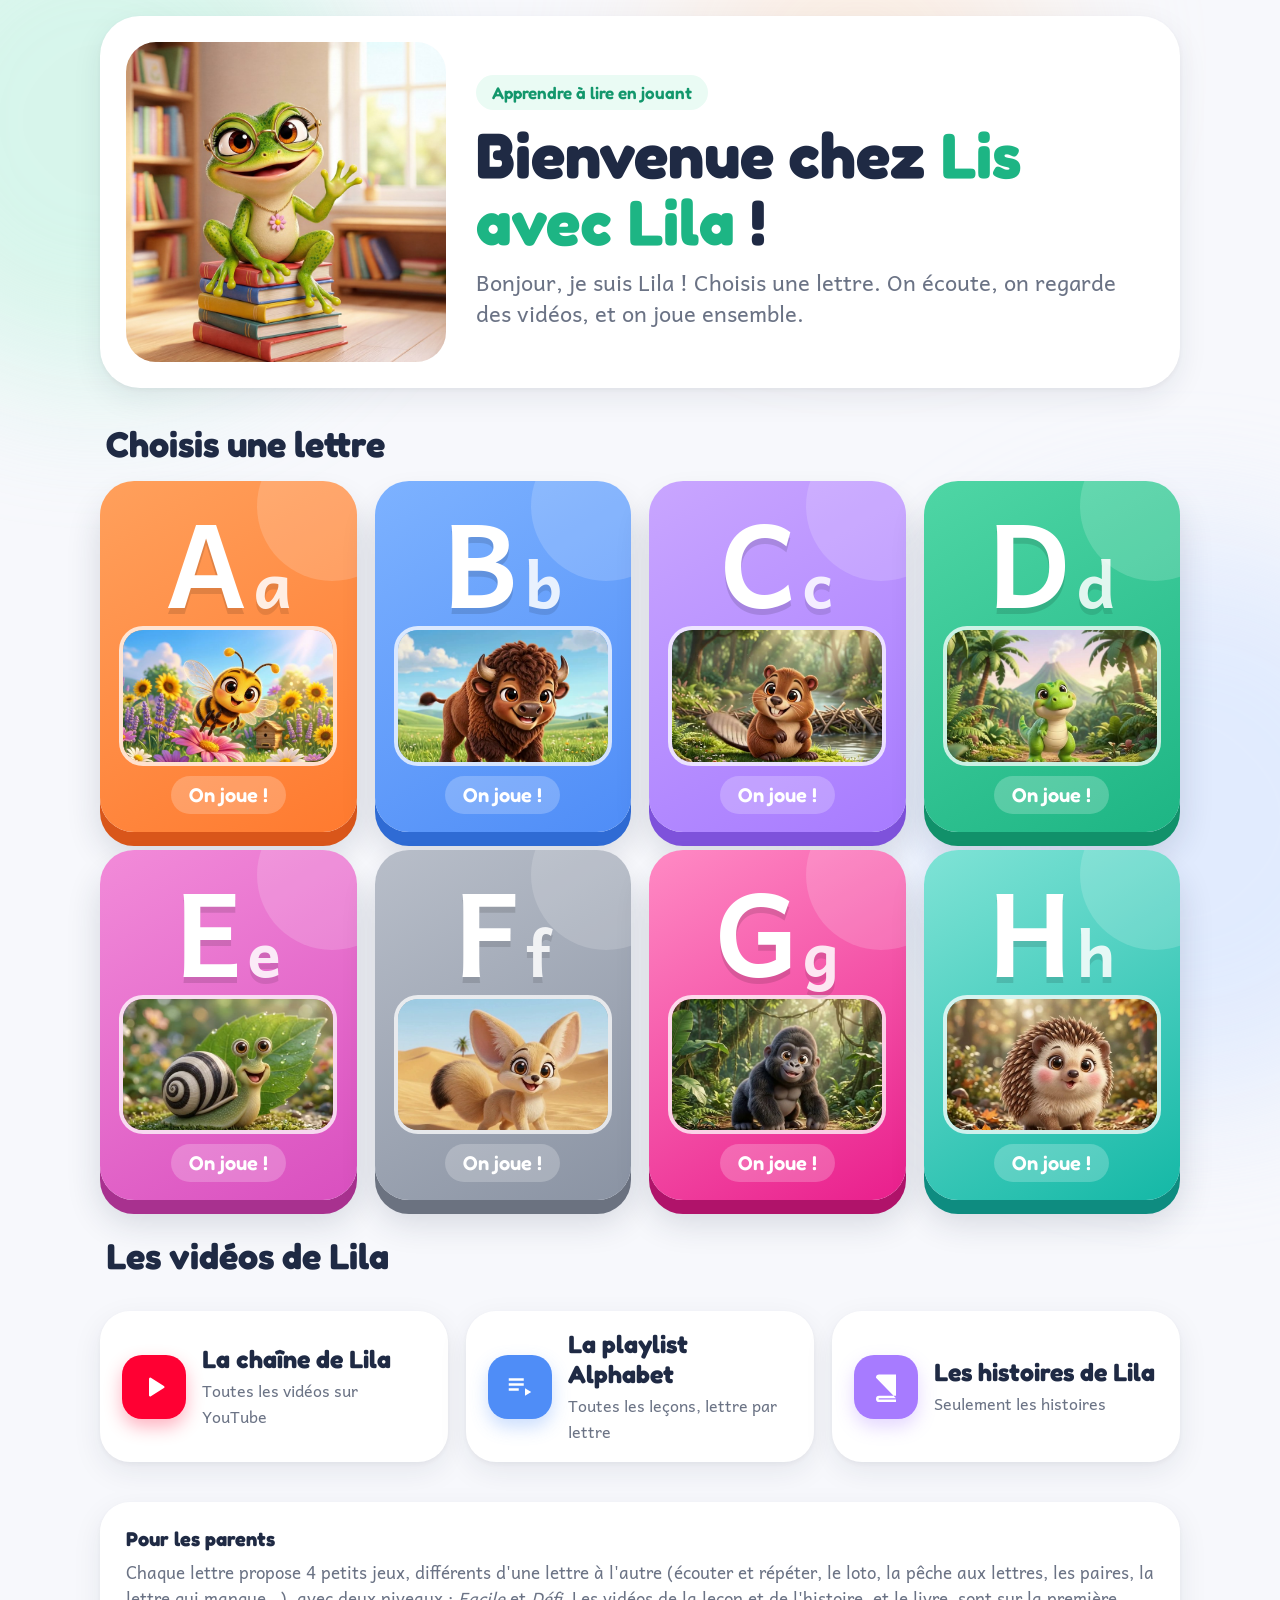
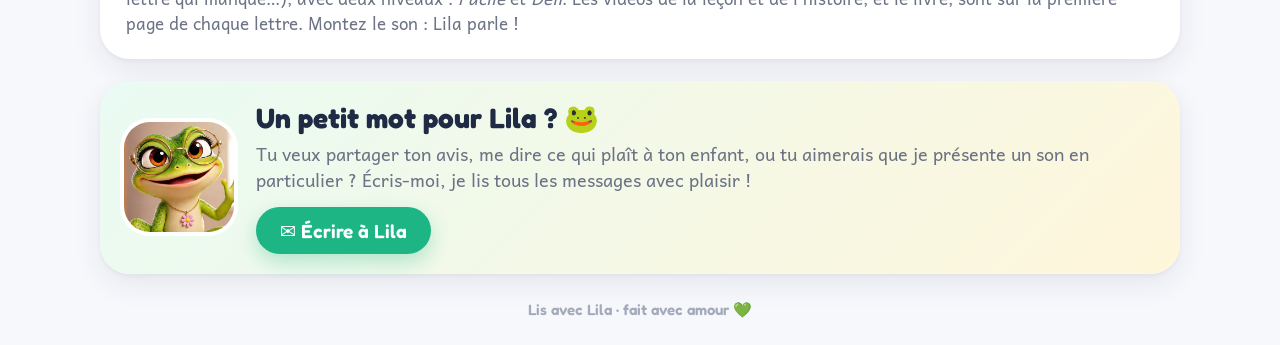
<file: index.html>
<!DOCTYPE html>
<html lang="fr">
<head>
<meta charset="utf-8">
<meta name="viewport" content="width=device-width, initial-scale=1">
<title>Lis avec Lila – apprendre à lire en jouant</title>
<link rel="icon" href="favicon.ico" sizes="any">
<link rel="icon" type="image/png" sizes="32x32" href="favicon-32.png">
<link rel="icon" type="image/png" sizes="192x192" href="favicon-192.png">
<link rel="apple-touch-icon" href="apple-touch-icon.png">
<meta name="description" content="Des jeux et des vidéos pour apprendre les sons et les lettres avec Lila la grenouille.">
<style>
@font-face{font-family:Fredoka;src:url(a/fonts/fredoka-latin-600-normal.woff2) format('woff2');font-weight:600}
@font-face{font-family:Fredoka;src:url(a/fonts/fredoka-latin-700-normal.woff2) format('woff2');font-weight:700}
@font-face{font-family:Andika;src:url(a/fonts/andika-latin-400-normal.woff2) format('woff2');font-weight:400}
@font-face{font-family:Andika;src:url(a/fonts/andika-latin-700-normal.woff2) format('woff2');font-weight:700}
:root{--ink:#1F2A44;--muted:#6B7385;--mint:#1DB584;--shadow:0 10px 30px rgba(31,42,68,.08),0 2px 6px rgba(31,42,68,.05)}
*{box-sizing:border-box;margin:0}
body{font-family:Fredoka,system-ui,sans-serif;color:var(--ink);background:#F7F8FC;padding:16px;overflow-x:hidden;min-height:100vh}
body::before,body::after{content:"";position:fixed;z-index:-1;border-radius:50%;filter:blur(70px);opacity:.55}
body::before{width:520px;height:520px;left:-160px;top:-140px;background:#BDF3DD}
body::after{width:560px;height:560px;right:-180px;bottom:-200px;background:#CFE0FF}
.blob{position:fixed;z-index:-1;width:380px;height:380px;right:18%;top:-120px;border-radius:50%;filter:blur(80px);opacity:.45;background:#FFE1C7}
.wrap{max-width:1080px;margin:0 auto}
.hero{display:grid;grid-template-columns:320px 1fr;gap:30px;align-items:center;background:#fff;border-radius:40px;padding:26px;box-shadow:var(--shadow)}
.hero img{width:100%;aspect-ratio:1;object-fit:cover;border-radius:30px;animation:bob 3.5s ease-in-out infinite}
@keyframes bob{50%{transform:translateY(-8px) rotate(-1.5deg)}}
.hero small{display:inline-block;background:#EAFBF4;color:#13976C;font-weight:600;font-size:17px;border-radius:999px;padding:7px 16px}
.hero h1{font-size:clamp(36px,5.4vw,64px);line-height:1.04;font-weight:700;margin:12px 0}
.hero h1 span{color:var(--mint)}
.hero p{font-family:Andika;font-size:clamp(18px,2vw,22px);color:var(--muted);line-height:1.4}
h2{font-size:clamp(26px,3.4vw,36px);font-weight:700;margin:34px 0 16px 6px}
.letters{display:grid;grid-template-columns:repeat(4,1fr);gap:18px}
.letters .L b{font-size:clamp(70px,9vw,118px)}
.L{position:relative;display:flex;flex-direction:column;align-items:center;text-decoration:none;color:#fff;border-radius:34px;padding:22px 14px 18px;background:linear-gradient(150deg,var(--c1),var(--c2));box-shadow:0 14px 0 var(--c3),0 22px 34px rgba(31,42,68,.16);transition:transform .18s,box-shadow .18s;overflow:hidden}
.L::after{content:"";position:absolute;width:150px;height:150px;border-radius:50%;background:rgba(255,255,255,.16);right:-50px;top:-50px}
.L:hover{transform:translateY(-6px) rotate(-1deg)}
.L:active{transform:translateY(8px);box-shadow:0 6px 0 var(--c3),0 10px 18px rgba(31,42,68,.16)}
.L b{font-family:Andika;font-size:clamp(88px,12vw,138px);line-height:1;font-weight:700;text-shadow:0 6px 0 rgba(0,0,0,.12)}
.L b i{font-style:normal;font-size:.55em;opacity:.85;margin-left:4px}
.L .pic{width:92%;aspect-ratio:16/10;border-radius:20px;overflow:hidden;margin-top:12px;box-shadow:0 0 0 4px rgba(255,255,255,.75)}
.L .pic img{width:100%;height:100%;object-fit:cover}
.L span{margin-top:14px;font-size:20px;font-weight:600;background:rgba(255,255,255,.22);border-radius:999px;padding:7px 18px}
.L.soon{filter:grayscale(.65);opacity:.6;pointer-events:none;box-shadow:0 14px 0 #C9CFDB}
.L.soon .pic{display:grid;place-items:center;background:rgba(255,255,255,.25);font-size:48px}
.parents{margin-top:40px;background:#fff;border-radius:30px;padding:22px 26px;box-shadow:var(--shadow);font-family:Andika;color:var(--muted);font-size:17px;line-height:1.5}
.parents b{font-family:Fredoka;color:var(--ink);font-size:20px;display:block;margin-bottom:6px}
footer{text-align:center;color:#A3AABA;font-size:15px;margin:26px 0 10px}
@media (max-width:980px){.letters{grid-template-columns:repeat(3,1fr)}}
@media (max-width:600px){.letters{grid-template-columns:repeat(2,1fr)}}
@media (max-width:640px){.hero{grid-template-columns:1fr;text-align:center}.hero img{max-width:240px;margin:0 auto}}
.yt{margin-top:34px;display:grid;grid-template-columns:repeat(3,1fr);gap:18px}
.yb{display:flex;align-items:center;gap:16px;background:#fff;border-radius:30px;padding:18px 22px;box-shadow:var(--shadow);text-decoration:none;color:var(--ink);transition:transform .15s}
.yb:hover{transform:translateY(-3px)}
.yb .ic{width:64px;height:64px;border-radius:20px;background:#FF0033;display:grid;place-items:center;flex:none;box-shadow:0 8px 18px rgba(255,0,51,.3)}
.yb .ic svg{width:30px;height:30px;fill:#fff}
.yb.pl .ic{background:#4F8DF7;box-shadow:0 8px 18px rgba(79,141,247,.3)}
.yb b{display:block;font-size:clamp(20px,2.4vw,25px);font-weight:700}
.yb span{display:block;font-family:Andika;color:var(--muted);font-size:16px;margin-top:3px}
.yb.st .ic{background:#A77BFF;box-shadow:0 8px 18px rgba(167,123,255,.3)}
.yb.soon{opacity:.55;pointer-events:none}
@media (max-width:960px){.yt{grid-template-columns:1fr}}
.hs{display:grid;grid-template-columns:repeat(2,1fr);gap:18px}
.hc{display:flex;align-items:center;gap:16px;background:#fff;border-radius:30px;padding:12px;box-shadow:var(--shadow);text-decoration:none;color:var(--ink);transition:transform .15s}
.hc:hover{transform:translateY(-3px)}
.hc img{width:40%;aspect-ratio:1;object-fit:cover;border-radius:22px;flex:none}
.hc small{display:inline-block;font-size:15px;font-weight:600;color:#fff;border-radius:999px;padding:4px 12px}
.hc b{display:block;font-size:clamp(20px,2.4vw,26px);font-weight:700;line-height:1.1;margin-top:8px}
.hc span{display:block;font-family:Andika;color:var(--muted);font-size:16px;margin-top:6px}
@media (max-width:700px){.hs{grid-template-columns:1fr}}
.contact{margin-top:22px;display:flex;align-items:center;gap:22px;background:linear-gradient(135deg,#E9FBF3,#FFF6DB);border-radius:30px;padding:20px 24px;box-shadow:var(--shadow)}
.contact img{width:110px;height:110px;border-radius:26px;object-fit:cover;flex:none;box-shadow:0 0 0 4px #fff}
.contact b{font-size:clamp(22px,2.8vw,28px);font-weight:700;display:block;color:var(--ink)}
.contact p{font-family:Andika;color:var(--muted);font-size:18px;line-height:1.45;margin:6px 0 14px}
.contact button{display:inline-flex;align-items:center;gap:10px;background:var(--mint,#1DB584);color:#fff;border:none;border-radius:999px;padding:12px 24px;font:inherit;font-size:19px;font-weight:600;cursor:pointer;box-shadow:0 8px 20px rgba(29,181,132,.3)}
@media (max-width:600px){.contact{flex-direction:column;text-align:center}}
</style>
</head>
<body>
<div class="blob"></div>
<div class="wrap">
  <section class="hero">
    <img src="a/img/lila.jpg" alt="Lila la grenouille">
    <div>
      <small>Apprendre à lire en jouant</small>
      <h1>Bienvenue chez <span>Lis avec Lila</span> !</h1>
      <p>Bonjour, je suis Lila ! Choisis une lettre. On écoute, on regarde des vidéos, et on joue ensemble.</p>
    </div>
  </section>

  <h2>Choisis une lettre</h2>
  <div class="letters">
    <a class="L" href="a/index.html" style="--c1:#FFA05C;--c2:#FF7A2F;--c3:#D9561A">
      <b>A<i>a</i></b><div class="pic"><img src="a/img/abeille_n.jpg" alt=""></div><span>On joue !</span></a>
    <a class="L" href="b/index.html" style="--c1:#7DB2FF;--c2:#4F8DF7;--c3:#2F6BD4">
      <b>B<i>b</i></b><div class="pic"><img src="b/img/bison_n.jpg" alt=""></div><span>On joue !</span></a>
    <a class="L" href="c/index.html" style="--c1:#C9A6FF;--c2:#A77BFF;--c3:#7E52DB">
      <b>C<i>c</i></b><div class="pic"><img src="c/img/castor_n.jpg" alt=""></div><span>On joue !</span></a>
    <a class="L" href="d/index.html" style="--c1:#4FD6A5;--c2:#1DB584;--c3:#11916A">
      <b>D<i>d</i></b><div class="pic"><img src="d/img/dinosaure_n.jpg" alt=""></div><span>On joue !</span></a>
    <a class="L" href="e/index.html" style="--c1:#F28BD9;--c2:#D94FBF;--c3:#A8318F">
      <b>E<i>e</i></b><div class="pic"><img src="e/img/escargot_n.jpg" alt=""></div><span>On joue !</span></a>
    <a class="L" href="f/index.html" style="--c1:#B8BEC9;--c2:#8A93A3;--c3:#6B7280">
      <b>F<i>f</i></b><div class="pic"><img src="f/img/fennec_n.jpg" alt=""></div><span>On joue !</span></a>
    <a class="L" href="g/index.html" style="--c1:#FF8AC4;--c2:#E91E8C;--c3:#B0136A">
      <b>G<i>g</i></b><div class="pic"><img src="g/img/gorille_n.jpg" alt=""></div><span>On joue !</span></a>
    <a class="L" href="h/index.html" style="--c1:#7FE3D6;--c2:#14B8A6;--c3:#0E8C80">
      <b>H<i>h</i></b><div class="pic"><img src="h/img/herisson_n.jpg" alt=""></div><span>On joue !</span></a>
  </div>

  <h2>Les vidéos de Lila</h2>
  <div class="yt">
    <a class="yb" href="https://www.youtube.com/@Lila.Apprend" target="_blank" rel="noopener"><div class="ic"><svg viewBox="0 0 24 24"><path d="M8 5.5v13a1 1 0 0 0 1.5.86l10.4-6.5a1 1 0 0 0 0-1.72L9.5 4.64A1 1 0 0 0 8 5.5z"/></svg></div><div><b>La chaîne de Lila</b><span>Toutes les vidéos sur YouTube</span></div></a>
    <a class="yb pl" href="https://www.youtube.com/playlist?list=PLAtOs7CEGTJc" target="_blank" rel="noopener"><div class="ic"><svg viewBox="0 0 24 24"><path d="M3 5h12v2H3zm0 4h12v2H3zm0 4h8v2H3zm13 0v6l5-3z"/></svg></div><div><b>La playlist Alphabet</b><span>Toutes les leçons, lettre par lettre</span></div></a>
    <a class="yb st" href="https://www.youtube.com/playlist?list=PLK6w1mBkBDQw" target="_blank" rel="noopener"><div class="ic"><svg viewBox="0 0 24 24"><path d="M4 4.5A2.5 2.5 0 0 1 6.5 2H20v17H6.5a2.5 2.5 0 0 0 0 5H20v-2H6.5a.5.5 0 0 1 0-1H20"/></svg></div><div><b>Les histoires de Lila</b><span>Seulement les histoires</span></div></a>
  </div>

  <div class="parents"><b>Pour les parents</b>
    Chaque lettre propose 4 petits jeux, différents d'une lettre à l'autre (écouter et répéter, le loto, la pêche aux lettres, les paires, la lettre qui manque…), avec deux niveaux : <em>Facile</em> et <em>Défi</em>. Les vidéos de la leçon et de l'histoire, et le livre, sont sur la première page de chaque lettre. Montez le son : Lila parle !
  </div>
  <div class="contact"><img src="b/img/lila_face.jpg" alt="Lila">
    <div><b>Un petit mot pour Lila ? 🐸</b>
    <p>Tu veux partager ton avis, me dire ce qui plaît à ton enfant, ou tu aimerais que je présente un son en particulier ? Écris-moi, je lis tous les messages avec plaisir !</p>
    <button id="contact">✉️ Écrire à Lila</button></div>
  </div>
  <script>
  (function(){var k=["bGlsYS5hcHByZW5k","Z21haWwuY29t"];document.getElementById('contact').onclick=function(){var a=atob(k[0])+String.fromCharCode(64)+atob(k[1]);location.href='mai'+'lto:'+a+'?subject='+encodeURIComponent('Un petit mot pour Lila');};})();
  </script>
  <footer>Lis avec Lila · fait avec amour 💚</footer>
</div>
<script data-goatcounter="https://lisaveclila.goatcounter.com/count" async src="//gc.zgo.at/count.js"></script>
</body>
</html>
</file>
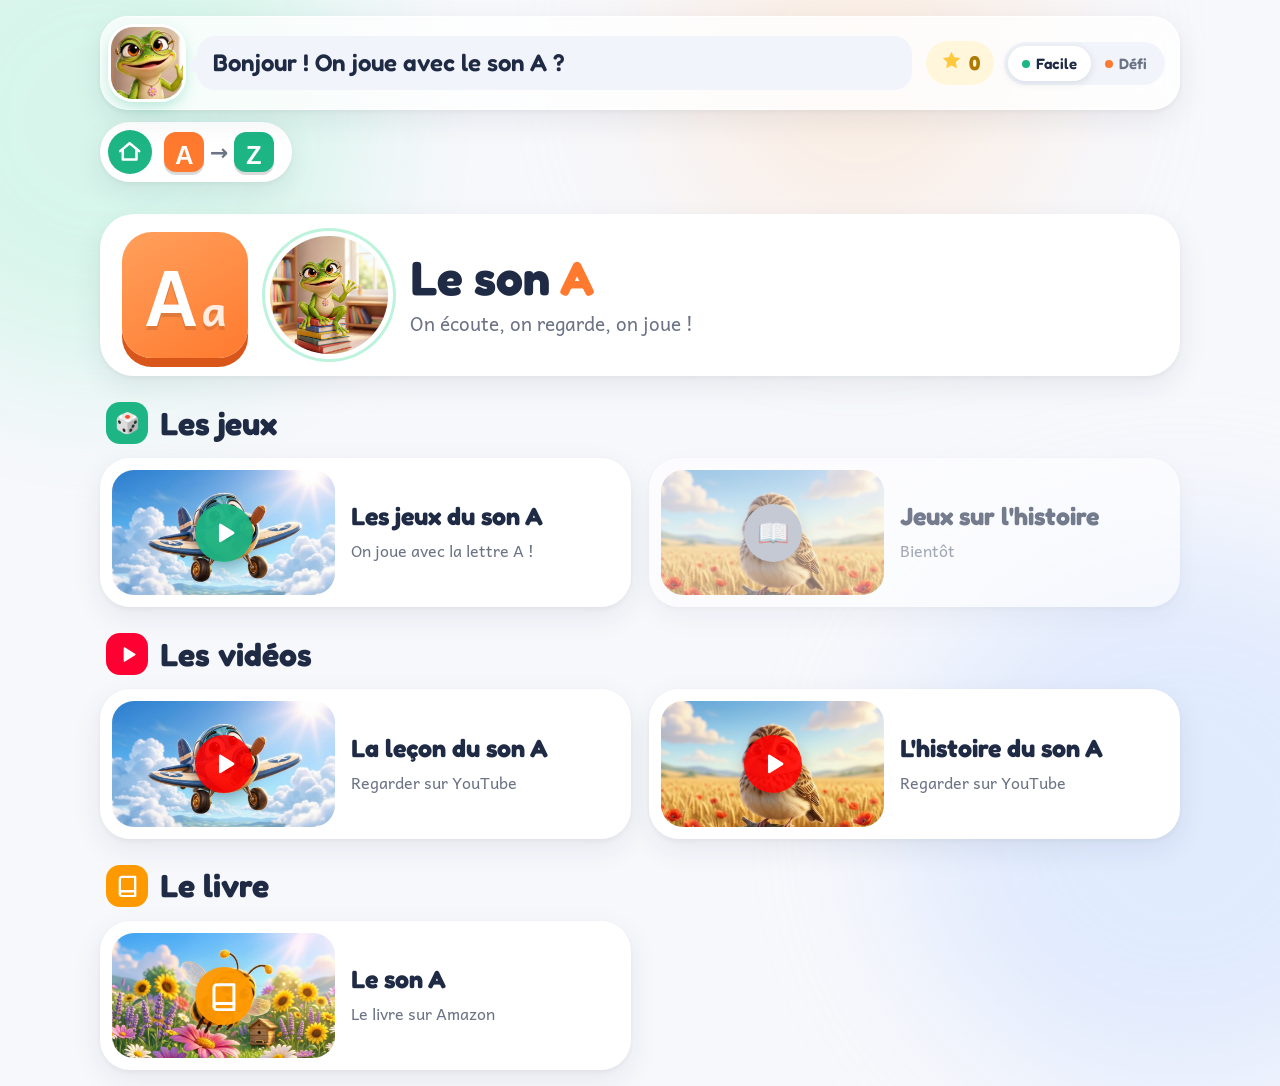
<file: a/index.html>
<!DOCTYPE html>
<html lang="fr">
<head>
<meta charset="utf-8">
<meta name="viewport" content="width=device-width, initial-scale=1">
<title>Les jeux de Lila – le son A</title>
<link rel="icon" href="../favicon.ico" sizes="any">
<link rel="icon" type="image/png" sizes="32x32" href="../favicon-32.png">
<link rel="icon" type="image/png" sizes="192x192" href="../favicon-192.png">
<link rel="apple-touch-icon" href="../apple-touch-icon.png">
<style>
@font-face{font-family:Fredoka;src:url(fonts/fredoka-latin-600-normal.woff2) format('woff2');font-weight:600}
@font-face{font-family:Fredoka;src:url(fonts/fredoka-latin-700-normal.woff2) format('woff2');font-weight:700}
@font-face{font-family:Andika;src:url(fonts/andika-latin-400-normal.woff2) format('woff2');font-weight:400}
@font-face{font-family:Andika;src:url(fonts/andika-latin-700-normal.woff2) format('woff2');font-weight:700}
:root{--ink:#1F2A44;--muted:#6B7385;--surface:#fff;--mint:#1DB584;--mint-d:#13976C;--sky:#4F8DF7;--orange:#FF7A2F;--sun:#FFC83D;--soft:#F1F4FA;--line:#E6EAF2;--shadow:0 10px 30px rgba(31,42,68,.08),0 2px 6px rgba(31,42,68,.05)}
*{box-sizing:border-box;margin:0}
html,body{min-height:100%}
body{font-family:Fredoka,system-ui,sans-serif;color:var(--ink);background:#F7F8FC;padding:16px;-webkit-tap-highlight-color:transparent;overflow-x:hidden}
body::before,body::after{content:"";position:fixed;z-index:-1;border-radius:50%;filter:blur(70px);opacity:.55}
body::before{width:520px;height:520px;left:-160px;top:-140px;background:#BDF3DD}
body::after{width:560px;height:560px;right:-180px;bottom:-200px;background:#CFE0FF}
.blob{position:fixed;z-index:-1;width:380px;height:380px;right:18%;top:-120px;border-radius:50%;filter:blur(80px);opacity:.45;background:#FFE1C7}
.wrap{max-width:1080px;margin:0 auto}
button{font:inherit;cursor:pointer;border:none;color:inherit;background:none}
svg.i{width:1.15em;height:1.15em;stroke:currentColor;fill:none;stroke-width:2.4;stroke-linecap:round;stroke-linejoin:round;flex:none}
svg.f{fill:currentColor;stroke:none}
header{display:flex;align-items:center;gap:14px;background:rgba(255,255,255,.78);backdrop-filter:blur(14px);-webkit-backdrop-filter:blur(14px);border:1px solid rgba(255,255,255,.9);border-radius:28px;padding:10px 14px 10px 10px;box-shadow:var(--shadow);position:sticky;top:10px;z-index:5}
.lila{width:72px;height:72px;border-radius:22px;flex:none;object-fit:cover;box-shadow:0 0 0 3px #fff,0 6px 16px rgba(29,181,132,.35)}
.lila.talk{animation:talk .45s ease-in-out 4}.lila.happy{animation:jump .7s ease 2}.lila.sad{animation:wig .5s}
@keyframes talk{50%{transform:scale(1.06) rotate(-3deg)}}
@keyframes jump{30%{transform:translateY(-10px) scale(1.06)}60%{transform:none}}
@keyframes wig{25%{transform:rotate(-6deg)}75%{transform:rotate(6deg)}}
.bubble{flex:1;font-size:clamp(17px,2.4vw,24px);font-weight:600;line-height:1.25;position:relative;background:var(--soft);border-radius:18px;padding:12px 16px}
.bubble::before{content:"";position:absolute;left:-7px;top:22px;width:14px;height:14px;background:var(--soft);transform:rotate(45deg);border-radius:3px}
.right{display:flex;align-items:center;gap:10px}
.stars{display:flex;align-items:center;gap:6px;font-size:20px;font-weight:700;background:#FFF6DB;color:#B07A00;border-radius:999px;padding:8px 14px}
.stars svg{color:var(--sun)}
.lvl{display:flex;background:var(--soft);border-radius:999px;padding:4px}
.lvl button{padding:8px 14px;border-radius:999px;font-size:15px;font-weight:600;color:var(--muted);transition:.2s}
.lvl button.on{background:#fff;color:var(--ink);box-shadow:0 2px 8px rgba(31,42,68,.12)}
.lvl button i{display:inline-block;width:8px;height:8px;border-radius:50%;margin-right:6px;vertical-align:1px}
.home{display:none;margin:14px 0 0;align-items:center;gap:8px;background:#fff;border-radius:999px;padding:10px 18px;font-size:17px;font-weight:600;box-shadow:var(--shadow)}
main{margin-top:18px}
.start{display:grid;grid-template-columns:1fr 1fr;gap:28px;align-items:center;background:#fff;border-radius:36px;padding:28px;box-shadow:var(--shadow)}
.start img{width:100%;border-radius:28px;aspect-ratio:1;object-fit:cover}
.start h1{font-size:clamp(34px,5vw,58px);line-height:1.05;font-weight:700}
.start h1 .a{color:var(--orange)}
.start p{color:var(--muted);font-size:20px;margin:12px 0 26px;font-family:Andika}
.cta{display:inline-flex;align-items:center;gap:12px;font-size:26px;font-weight:700;background:var(--mint);color:#fff;border-radius:999px;padding:16px 34px 16px 26px;box-shadow:0 10px 24px rgba(29,181,132,.35);transition:transform .15s}
.cta:active,.btn:active,.mbtn:active,.yn button:active{transform:scale(.96)}
.menu{display:grid;grid-template-columns:repeat(2,1fr);gap:18px}
.mbtn{background:#fff;border-radius:30px;padding:12px;display:flex;align-items:center;gap:16px;text-align:left;box-shadow:var(--shadow);transition:transform .15s,box-shadow .2s}
.mbtn:hover{box-shadow:0 16px 36px rgba(31,42,68,.12)}
.mbtn .th{width:44%;aspect-ratio:4/3;border-radius:22px;overflow:hidden;flex:none;position:relative}
.mbtn .th img{width:100%;height:100%;object-fit:cover}
.mbtn .th .ic{position:absolute;left:10px;bottom:10px;width:44px;height:44px;border-radius:14px;display:grid;place-items:center;color:#fff;font-size:22px;box-shadow:0 4px 12px rgba(0,0,0,.18)}
.mbtn b{display:block;font-size:clamp(20px,2.6vw,27px);font-weight:700;line-height:1.1}
.mbtn span.s{display:block;font-size:16px;color:var(--muted);margin-top:6px;font-family:Andika}
.panel{background:#fff;border-radius:34px;padding:20px;text-align:center;box-shadow:var(--shadow)}
.media{width:min(760px,100%);aspect-ratio:16/9;border-radius:24px;background:var(--soft);display:block;margin:0 auto;object-fit:cover}
.word{font-family:Andika;font-size:clamp(54px,10vw,96px);font-weight:700;line-height:1.1;color:var(--ink);margin-top:8px}
.a{color:var(--orange)}
.row{display:flex;gap:12px;justify-content:center;flex-wrap:wrap;margin-top:16px}
.btn{display:inline-flex;align-items:center;gap:10px;border-radius:999px;padding:14px 24px;font-size:21px;font-weight:600;transition:transform .15s}
.b-primary{background:var(--mint);color:#fff;box-shadow:0 8px 20px rgba(29,181,132,.3)}
.b-sky{background:#EAF1FF;color:var(--sky)}
.b-sun{background:#FFF3D6;color:#B06F00}
.b-ghost{background:var(--soft);color:var(--muted)}
.step{display:flex;gap:8px;justify-content:center;margin-top:14px;flex-wrap:wrap}
.step span{display:inline-flex;align-items:center;gap:8px;padding:9px 16px;border-radius:999px;background:var(--soft);color:#A3AABA;font-size:19px;font-weight:600;transition:.25s}
.step span.on{background:var(--mint);color:#fff;transform:scale(1.06);box-shadow:0 6px 16px rgba(29,181,132,.35)}
.choices{display:grid;gap:16px;margin-top:16px}
.choice{background:#fff;border-radius:26px;padding:8px;box-shadow:0 0 0 2px var(--line);transition:.2s}
.choice:hover{box-shadow:0 0 0 3px #C9D6F0}
.choice img{width:100%;aspect-ratio:16/9;object-fit:cover;border-radius:19px;display:block}
.choice.good{box-shadow:0 0 0 5px var(--mint),0 10px 24px rgba(29,181,132,.3);animation:pop .5s}
.choice.bad{animation:wig .45s;box-shadow:0 0 0 4px #FFB3A0}
@keyframes pop{50%{transform:scale(1.04)}}
.memo{display:grid;grid-template-columns:repeat(4,1fr);gap:14px;perspective:1000px}
.card{aspect-ratio:4/3;position:relative;transform-style:preserve-3d;transition:transform .45s;cursor:pointer}
.card.up,.card.done{transform:rotateY(180deg)}
.face{position:absolute;inset:0;border-radius:22px;backface-visibility:hidden;-webkit-backface-visibility:hidden;display:flex;align-items:center;justify-content:center;overflow:hidden}
.back{background:linear-gradient(140deg,#5ED3A8,#1DB584 55%,#139E74);box-shadow:0 6px 16px rgba(29,181,132,.28)}
.back::after{content:"";position:absolute;inset:8px;border-radius:16px;border:2px dashed rgba(255,255,255,.45)}
.back img{width:44%;border-radius:18px;box-shadow:0 0 0 3px rgba(255,255,255,.85)}
.front{background:#fff;box-shadow:0 0 0 2px var(--line);transform:rotateY(180deg)}
.front img{width:100%;height:100%;object-fit:cover}
.front .w{font-family:Andika;font-size:clamp(20px,3.6vw,40px);font-weight:700}
.card.done .front{box-shadow:0 0 0 4px var(--mint)}
.box .item{width:min(600px,100%);margin:0 auto}
.box .item img{width:100%;aspect-ratio:16/9;object-fit:cover;border-radius:24px}
.yn{display:flex;gap:14px;justify-content:center;margin-top:18px;flex-wrap:wrap}
.yn button{display:inline-flex;align-items:center;gap:12px;font-size:24px;font-weight:700;border-radius:24px;padding:18px 28px;transition:transform .15s}
.yn .y{background:var(--mint);color:#fff;box-shadow:0 8px 20px rgba(29,181,132,.3)}
.yn .n{background:#FFEDE5;color:#E0581C}
.prog{display:flex;gap:6px;justify-content:center;margin-top:18px}
.prog i{width:28px;height:8px;border-radius:99px;background:var(--line);transition:.3s}
.prog i.ok{background:var(--mint)}
.party{position:fixed;inset:0;pointer-events:none;z-index:9}
.party span{position:absolute;top:-30px;width:12px;height:18px;border-radius:3px;animation:fall 2.6s cubic-bezier(.3,.6,.6,1) forwards}
@keyframes fall{to{transform:translateY(110vh) rotate(540deg)}}
.end{display:grid;grid-template-columns:1fr 1fr;gap:24px;align-items:center;text-align:left}
.end img{width:100%;border-radius:28px;aspect-ratio:1;object-fit:cover}
.end h2{font-size:clamp(44px,7vw,72px);font-weight:700;color:var(--mint)}
.end p{font-family:Andika;font-size:22px;color:var(--muted);margin-top:6px}
.end .row{justify-content:flex-start}
@media (max-width:700px){.menu{grid-template-columns:1fr}.lila{width:56px;height:56px;border-radius:18px}.memo{grid-template-columns:repeat(2,1fr)}.start,.end{grid-template-columns:1fr;text-align:center}.end .row{justify-content:center}header{flex-wrap:wrap}.right{width:100%;justify-content:space-between}}
.slots{display:flex;gap:10px;justify-content:center;margin-top:18px;flex-wrap:wrap}
.slot{min-width:110px;height:96px;padding:0 18px;border-radius:22px;border:3px dashed #CBD3E3;display:flex;align-items:center;justify-content:center;font-family:Andika;font-size:56px;font-weight:700;color:var(--ink);transition:.25s}
.slot .ghost{color:#D5DBE7}
.slot.fill{border:3px solid var(--mint);background:#EAFBF4;animation:pop .35s}
.slots.done .slot{background:var(--mint);color:#fff;border-color:var(--mint)}
.slots.done .slot .a{color:#fff}
.tiles{display:flex;gap:12px;justify-content:center;margin-top:18px;flex-wrap:wrap}
.tile{font-family:Andika;font-size:48px;font-weight:700;background:#FFF3D6;color:#7A4B00;border-radius:22px;padding:10px 26px;box-shadow:0 6px 0 #F2D08A;transition:transform .15s}
.tile:active{transform:translateY(4px);box-shadow:0 2px 0 #F2D08A}
.tile.used{opacity:.25;box-shadow:none;cursor:default}
.tile.bad{animation:wig .45s;background:#FFE3DA}
.menu .mbtn:last-child:nth-child(odd){grid-column:1/-1;max-width:calc(50% - 9px);margin:0 auto;width:100%}
@media (max-width:700px){.slot{min-width:80px;height:76px;font-size:40px}.tile{font-size:38px}.menu .mbtn:last-child:nth-child(odd){max-width:none}}
.back2{display:inline-flex;align-items:center;gap:8px;margin:0 0 14px;background:#fff;border-radius:999px;padding:10px 18px;font-size:17px;font-weight:600;box-shadow:var(--shadow);color:var(--ink);text-decoration:none}
.vids{margin-top:26px}
.vids h2{font-size:clamp(24px,3.2vw,32px);font-weight:700;margin:0 0 14px 6px}
.vgrid{display:grid;grid-template-columns:repeat(2,1fr);gap:18px}
.vcard{display:flex;align-items:center;gap:16px;background:#fff;border-radius:30px;padding:12px;box-shadow:var(--shadow);text-decoration:none;color:var(--ink);transition:transform .15s,box-shadow .2s}
.vcard:hover{box-shadow:0 16px 36px rgba(31,42,68,.12)}
.vcard .th{width:44%;aspect-ratio:16/9;border-radius:22px;overflow:hidden;flex:none;position:relative}
.vcard .th img{width:100%;height:100%;object-fit:cover}
.vcard .th .pl{position:absolute;inset:0;margin:auto;width:58px;height:58px;border-radius:50%;background:rgba(255,0,0,.88);color:#fff;display:grid;place-items:center;font-size:26px;box-shadow:0 6px 16px rgba(0,0,0,.25)}
.vcard b{display:block;font-size:clamp(19px,2.4vw,25px);font-weight:700;line-height:1.15}
.vcard span.s{display:block;font-size:16px;color:var(--muted);margin-top:6px;font-family:Andika}
.vcard.soon{opacity:.6;cursor:default}.vcard.soon .pl{background:#A3AABA}
@media (max-width:700px){.vgrid{grid-template-columns:1fr}}
.pond{position:relative;height:clamp(300px,52vh,460px);border-radius:26px;background:linear-gradient(180deg,#D6F4FF,#8CD8F2 55%,#57B6DE);overflow:hidden;margin-top:12px}
.fish{position:absolute;left:0;top:0;width:92px;height:92px;border-radius:50%;font-family:Andika;font-weight:700;font-size:58px;line-height:1;display:grid;place-items:center;color:var(--ink);box-shadow:0 6px 0 rgba(31,42,68,.15),0 10px 20px rgba(31,42,68,.12);will-change:transform}
.fish.caught{animation:catch .6s forwards;pointer-events:none}@keyframes catch{to{opacity:0;scale:1.6}}
.fish.nope{animation:wig2 .45s}@keyframes wig2{25%{rotate:-14deg}75%{rotate:14deg}}
.lotog .choice{position:relative}.tok{position:absolute;inset:0;margin:auto;width:64px;height:64px;border-radius:50%;background:var(--mint);color:#fff;display:none;place-items:center;font-size:34px;box-shadow:0 6px 16px rgba(29,181,132,.4)}.won .tok{display:grid}.won img{opacity:.55}
.gapc{display:inline-block;min-width:.7em;border-bottom:6px solid #CBD3E3;color:#CBD3E3;margin-right:2px}.gapc.ok{color:var(--orange);border-color:var(--mint)}
@media (max-width:700px){.fish{width:72px;height:72px;font-size:46px}}
.vcard.book .th .pl{background:rgba(255,153,0,.95)}

/* nouvel accueil de la lettre (proposition 25/11) */
.start2{display:grid;grid-template-columns:auto auto 1fr auto;gap:22px;align-items:center;background:#fff;border-radius:34px;padding:18px 22px;box-shadow:var(--shadow)}
.tile2{width:126px;height:126px;border-radius:30px;background:linear-gradient(150deg,var(--c1),var(--c2));box-shadow:0 9px 0 var(--c3);display:grid;place-items:center;color:#fff}
.tile2 b{font-family:Andika;font-size:76px;line-height:1;font-weight:700;text-shadow:0 4px 0 rgba(0,0,0,.12)}.tile2 b i{font-style:normal;font-size:.55em;opacity:.85;margin-left:2px}
.lila2{width:118px;height:118px;border-radius:50%;object-fit:cover;object-position:50% 30%;box-shadow:0 0 0 5px #fff,0 0 0 8px #BDF3DD;animation:bob 3.5s ease-in-out infinite}
@keyframes bob{50%{transform:translateY(-6px) rotate(-2deg)}}
.txt2 h1{font-size:clamp(30px,4vw,48px);line-height:1.05;font-weight:700}.txt2 h1 span{color:var(--c2)}
.txt2 p{font-family:Andika;color:var(--muted);font-size:19px;margin-top:6px}
.cta2{font-size:28px;padding:20px 36px 20px 28px}
.vids h2{display:flex;align-items:center;gap:12px}
.hic{width:42px;height:42px;border-radius:14px;display:grid;place-items:center;color:#fff;font-size:20px;flex:none}
.back2{gap:12px;padding:8px 18px 8px 8px;margin:12px 0 14px}
.hico{width:44px;height:44px;border-radius:50%;background:var(--mint);color:#fff;display:grid;place-items:center;font-size:22px}
.az{display:flex;align-items:center;gap:6px}.az i{font-style:normal;font-family:Andika;font-weight:700;color:#fff;width:40px;height:40px;border-radius:12px;display:grid;place-items:center;font-size:26px;box-shadow:0 3px 0 rgba(0,0,0,.15)}.az em{font-style:normal;color:var(--muted);font-size:22px}
.home{gap:12px;padding:8px 20px 8px 8px}
.mini4{display:grid;grid-template-columns:1fr 1fr;gap:4px;width:44px;height:44px;padding:5px;border-radius:14px;background:var(--soft)}.mini4 i{border-radius:5px}
.home .lbl{font-size:20px}
@media (max-width:820px){.start2{grid-template-columns:auto 1fr;text-align:left}.lila2{display:none}.cta2{grid-column:1/-1;justify-content:center}}
@media (max-width:460px){.tile2{width:96px;height:96px}.tile2 b{font-size:58px}}
.front .w{padding:6px;text-align:center;line-height:1.05}
</style>
</head>
<body>
<div class="blob"></div>
<div class="wrap">
  <header>
    <img class="lila" id="lila" src="img/lila_face.jpg" alt="Lila">
    <div class="bubble" id="bubble">Bonjour ! On joue avec le son A ?</div>
    <div class="right">
      <div class="stars"><span id="staricon"></span><span id="score">0</span></div>
      <div class="lvl"><button id="l1" class="on"><i style="background:#1DB584"></i>Facile</button><button id="l2"><i style="background:#FF7A2F"></i>Défi</button></div>
    </div>
  </header>
  <a class="back2" href="../index.html" id="back2"></a>
  <button class="home" id="home"></button>
  <main id="main"></main>
</div>
<div class="party" id="party"></div>
<script>
const I={
play:'<svg class="i f" viewBox="0 0 24 24"><path d="M8 5.5v13a1 1 0 0 0 1.5.86l10.4-6.5a1 1 0 0 0 0-1.72L9.5 4.64A1 1 0 0 0 8 5.5z"/></svg>',
replay:'<svg class="i" viewBox="0 0 24 24"><path d="M3 12a9 9 0 1 0 3-6.7L3 8"/><path d="M3 3v5h5"/></svg>',
sound:'<svg class="i" viewBox="0 0 24 24"><path d="M11 5 6 9H3v6h3l5 4z"/><path d="M15.5 8.5a5 5 0 0 1 0 7"/><path d="M18.5 5.5a9 9 0 0 1 0 13"/></svg>',
check:'<svg class="i" viewBox="0 0 24 24"><path d="M5 12.5l4.5 4.5L19 7.5"/></svg>',
next:'<svg class="i" viewBox="0 0 24 24"><path d="M5 12h14"/><path d="M13 6l6 6-6 6"/></svg>',
home:'<svg class="i" viewBox="0 0 24 24"><path d="M3 11.5 12 4l9 7.5"/><path d="M5.5 10v9.5h13V10"/></svg>',
star:'<svg class="i f" viewBox="0 0 24 24"><path d="M12 2.8l2.8 5.8 6.3.9-4.6 4.4 1.1 6.3L12 17.2l-5.6 3 1.1-6.3L2.9 9.5l6.3-.9z"/></svg>',
eye:'<svg class="i" viewBox="0 0 24 24"><path d="M2 12s3.6-7 10-7 10 7 10 7-3.6 7-10 7S2 12 2 12z"/><circle cx="12" cy="12" r="3"/></svg>',
mic:'<svg class="i" viewBox="0 0 24 24"><rect x="9" y="3" width="6" height="11" rx="3"/><path d="M5 11a7 7 0 0 0 14 0"/><path d="M12 18v3"/></svg>',
timer:'<svg class="i" viewBox="0 0 24 24"><circle cx="12" cy="13" r="8"/><path d="M12 9v4l2.5 2"/><path d="M10 2h4"/></svg>',
hand:'<svg class="i" viewBox="0 0 24 24"><path d="M18 11V6a2 2 0 0 0-4 0v5"/><path d="M14 10V4a2 2 0 0 0-4 0v6"/><path d="M10 10.5V6a2 2 0 0 0-4 0v8"/><path d="M18 8a2 2 0 1 1 4 0v6a8 8 0 0 1-8 8h-2c-2.8 0-4.5-.86-5.99-2.34l-3.6-3.6a2 2 0 0 1 2.83-2.82L7 15"/></svg>',
target:'<svg class="i" viewBox="0 0 24 24"><circle cx="12" cy="12" r="9"/><circle cx="12" cy="12" r="5"/><circle cx="12" cy="12" r="1.5"/></svg>',
cards:'<svg class="i" viewBox="0 0 24 24"><rect x="3" y="6" width="11" height="15" rx="2.5"/><path d="M8 3.5h10.5A2.5 2.5 0 0 1 21 6v12"/></svg>',
box:'<svg class="i" viewBox="0 0 24 24"><path d="M21 8l-9-5-9 5 9 5 9-5z"/><path d="M3 8v8l9 5 9-5V8"/><path d="M12 13v8"/></svg>',
puzzle:'<svg class="i" viewBox="0 0 24 24"><path d="M10 3h4v2.5a1.5 1.5 0 0 0 3 0V3h4v6h-2.5a1.5 1.5 0 0 0 0 3H21v9h-6v-2.5a1.5 1.5 0 0 0-3 0V21H3v-6h2.5a1.5 1.5 0 0 0 0-3H3V3h7z"/></svg>',
no:'<svg class="i" viewBox="0 0 24 24"><path d="M6 6l12 12"/><path d="M18 6 6 18"/></svg>',
};

const CFG={"letter": "A", "first": "[aâ]", "words": ["avion", "ami", "abeille", "ane", "alouette", "agneau", "alligator"], "label": {"avion": "avion", "ami": "ami", "abeille": "abeille", "ane": "âne", "alouette": "alouette", "agneau": "agneau", "alligator": "alligator", "bebe": "bébé", "baleine": "baleine", "bison": "bison", "biche": "biche", "belette": "belette", "bouc": "bouc", "babouin": "babouin", "bateau": "bateau", "canard": "canard", "castor": "castor", "coq": "coq", "coccinelle": "coccinelle", "cameleon": "caméléon", "crabe": "crabe", "dauphin": "dauphin", "dinde": "dinde", "dromadaire": "dromadaire", "dalmatien": "dalmatien", "dragon": "dragon de Komodo", "dinosaure": "dinosaure", "ecureuil": "écureuil", "elan": "élan", "elephant": "éléphant", "escargot": "escargot"}, "syl": {"avion": ["a", "vion"], "ami": ["a", "mi"], "abeille": ["a", "beille"], "ane": ["â", "ne"], "alouette": ["a", "lou", "ette"], "agneau": ["a", "gneau"], "alligator": ["al", "li", "ga", "tor"]}, "menu": ["abeille", "avion", "ane", "agneau", "alligator"], "videos": [{"title": "La leçon du son A", "img": "avion", "url": "https://youtu.be/XCSGEJjVP0c"}, {"title": "L'histoire du son A", "img": "alouette", "url": "https://youtu.be/Gn--y2RcsYg"}], "other": ["bebe", "baleine", "bison", "biche", "belette", "bouc", "babouin", "bateau", "canard", "castor", "coq", "coccinelle", "cameleon", "crabe", "dauphin", "dinde", "dromadaire", "dalmatien", "dragon", "dinosaure", "ecureuil", "elan", "elephant", "escargot"], "games": ["rep", "loto", "peche", "join"], "books": [{"title": "Le son A", "img": "abeille", "url": "https://www.amazon.fr/dp/B0HS4ZLW16"}], "col": ["#FFA05C", "#FF7A2F", "#D9561A"]};
const AW=CFG.words, OTHER=CFG.other, LABEL=CFG.label, L=CFG.letter;
const $=id=>document.getElementById(id);
setTimeout(()=>{$('staricon').innerHTML=I.star;$('home').innerHTML='<span class="mini4"><i style="background:#1DB584"></i><i style="background:#4F8DF7"></i><i style="background:#E84D8A"></i><i style="background:#FFB020"></i></span><span class="lbl">Jeux</span>';$('home').setAttribute('aria-label','Retour aux jeux');$('back2').innerHTML='<span class="hico">'+I.home+'</span><span class="az"><i style="background:#FF7A2F">A</i><em>→</em><i style="background:#1DB584">Z</i></span>';$('back2').setAttribute('aria-label','Toutes les lettres');},0);
let level=1,score=0,gen=0;

// ---------- son ----------
const player=new Audio();
let stopFlag=0;
function play(src){return new Promise(res=>{try{player.pause();player.src=src;player.onended=()=>res();player.onerror=()=>res();const p=player.play();if(p&&p.catch)p.catch(()=>res());}catch(e){res();}});}
const wait=ms=>new Promise(r=>setTimeout(r,ms));
async function seq(items){const g=gen;for(const it of items){if(g!==gen)return false;if(typeof it==='number')await wait(it);else if(typeof it==='function')it();else await play(it);}return g===gen;}
const W=w=>`snd/${w}.mp3`, P=p=>`snd/p_${p}.mp3`, C=w=>`snd/c_${w}.mp3`;
let actx=null;
function ding(ok=true){try{actx=actx||new (window.AudioContext||window.webkitAudioContext)();const n=ok?[660,880,1100]:[330,262];n.forEach((f,i)=>{const o=actx.createOscillator(),g=actx.createGain();o.frequency.value=f;g.gain.setValueAtTime(.0001,actx.currentTime+i*.12);g.gain.exponentialRampToValueAtTime(.15,actx.currentTime+i*.12+.02);g.gain.exponentialRampToValueAtTime(.0001,actx.currentTime+i*.12+.3);o.connect(g).connect(actx.destination);o.start(actx.currentTime+i*.12);o.stop(actx.currentTime+i*.12+.35);});}catch(e){}}

// ---------- Lila ----------
function lila(msg,mood='talk'){ $('bubble').textContent=msg; const l=$('lila'); l.className='lila'; void l.offsetWidth; l.classList.add(mood); }
function star(n=1){score+=n;$('score').textContent=score;}
function confetti(){const e=['#1DB584','#FF7A2F','#4F8DF7','#FFC83D','#B98BFF'],p=$('party');for(let i=0;i<40;i++){const s=document.createElement('span');s.style.background=e[i%e.length];s.style.left=Math.random()*100+'vw';s.style.animationDelay=Math.random()*.6+'s';p.appendChild(s);setTimeout(()=>s.remove(),3300);}}
const shuffle=a=>{a=a.slice();for(let i=a.length-1;i>0;i--){const j=Math.floor(Math.random()*(i+1));[a[i],a[j]]=[a[j],a[i]];}return a;};
const firstHTML=t=>{const m=t.match(new RegExp('^('+CFG.first+')(.*)$','i'));return m?`<span class="a">${m[1]}</span>${m[2]}`:t;};
const wordHTML=w=>firstHTML(LABEL[w]);
const prog=(n,i)=>'<div class="prog">'+Array.from({length:n},(_,k)=>`<i class="${k<i?'ok':''}"></i>`).join('')+'</div>';
function reset(){gen++;try{player.pause();}catch(e){} document.querySelectorAll('video').forEach(v=>{try{v.pause();}catch(e){}});}

// ---------- accueil / menu ----------
function start(){const [c1,c2,c3]=CFG.col||['#4FD6A5','#1DB584','#11916A'];
  $('main').innerHTML=`<div class="start2" style="--c1:${c1};--c2:${c2};--c3:${c3}">
    <div class="tile2"><b>${L}<i>${L.toLowerCase()}</i></b></div>
    <img class="lila2" src="img/lila.jpg" alt="Lila">
    <div class="txt2"><h1>Le son <span>${L}</span></h1><p>On écoute, on regarde, on joue !</p></div>
    </div>`+games()+vids()+books();
  $('go').onclick=()=>menu(); }
function books(){if(!(CFG.books||[]).length)return '';return `<div class="vids"><h2><span class="hic" style="background:#FF9900">${I.book}</span>Le livre</h2><div class="vgrid">${CFG.books.map(v=>{const on=!!v.url;return `<${on?'a':'div'} class="vcard book${on?'':' soon'}"${on?` href="${v.url}" target="_blank" rel="noopener"`:''}><div class="th"><img src="img/${v.img}_n.jpg" alt=""><span class="pl">${I.book}</span></div><div><b>${v.title}</b><span class="s">${on?'Le livre sur Amazon':'Bientôt'}</span></div></${on?'a':'div'}>`;}).join('')}</div></div>`;}
function games(){return `<div class="vids"><h2><span class="hic" style="background:#1DB584">🎲</span>Les jeux</h2><div class="vgrid"><button class="vcard" id="go" style="text-align:left;font:inherit"><div class="th"><img src="img/${CFG.videos[0].img}_n.jpg" alt=""><span class="pl" style="background:rgba(29,181,132,.95)">${I.play}</span></div><div><b>Les jeux du son ${L}</b><span class="s">On joue avec la lettre ${L} !</span></div></button><div class="vcard soon"><div class="th"><img src="img/${CFG.videos[CFG.videos.length-1].img}_n.jpg" alt=""><span class="pl">📖</span></div><div><b>Jeux sur l'histoire</b><span class="s">Bientôt</span></div></div></div></div>`;}
function vids(){return `<div class="vids"><h2><span class="hic" style="background:#FF0033">${I.play}</span>Les vidéos</h2><div class="vgrid">${CFG.videos.map(v=>{const on=!!v.url;return `<${on?'a':'div'} class="vcard${on?'':' soon'}"${on?` href="${v.url}" target="_blank" rel="noopener"`:''}><div class="th"><img src="img/${v.img}_n.jpg" alt=""><span class="pl">${I.play}</span></div><div><b>${v.title}</b><span class="s">${on?'Regarder sur YouTube':'Bientôt'}</span></div></${on?'a':'div'}>`;}).join('')}</div></div>`;}
function menu(){reset();$('home').style.display='none';$('back2').style.display='inline-flex';
  $('main').innerHTML=`<div class="menu">${CFG.games.map((g,k)=>{const [c,ic,t,s]=GAMES[g];return `<button class="mbtn" data-g="${g}"><div class="th"><img src="img/${CFG.menu[k%CFG.menu.length]}_n.jpg" alt=""><span class="ic" style="background:${c}">${I[ic]}</span></div><div><b>${t}</b><span class="s">${s}</span></div></button>`;}).join('')}</div>`;
  document.querySelectorAll('.mbtn').forEach(b=>b.onclick=()=>{$('home').style.display='inline-flex';$('back2').style.display='none';({rep,find,memo,box,join,loto,peche,manque})[b.dataset.g]();});
  lila('Choisis un jeu !');seq([P('choisis')]);
}
$('home').onclick=menu;
function setLevel(n){level=n;$('l1').classList.toggle('on',n===1);$('l2').classList.toggle('on',n===2);if($('go'))return;menu();}
$('l1').onclick=()=>setLevel(1);$('l2').onclick=()=>setLevel(2);

function finish(again){reset();ding();confetti();star(3);
  $('main').innerHTML=`<div class="panel end"><img src="img/lila_bravo.jpg" alt=""><div><h2>Bravo !</h2><p>Tu as tout trouvé. C'est super !</p>
   <div class="row"><button class="btn b-primary" id="again">${I.replay} Rejouer</button><button class="btn b-sky" id="back">${I.home} Autre jeu</button></div></div></div>`;
  $('again').onclick=again;$('back').onclick=menu;
  lila('Bravo ! Tu as tout trouvé ! C\'est super !','happy');seq([P('fini')]);
}

// ---------- 1. Écoute et répète ----------
function rep(){reset();const list=shuffle(AW);let i=0;
  function show(){reset();if(i>=list.length)return finish(rep);
    const w=list[i];const hide=level===2;let shown=!hide;
    $('main').innerHTML=`<div class="panel">
      <video class="media" id="vid" src="vid/${w}.mp4" poster="img/${hide?w+'_n':w}.jpg" playsinline muted preload="auto" style="${hide?'filter:blur(18px)':''}"></video>
      <div class="word">${wordHTML(w)}</div>
      <div class="row">
        <button class="btn b-sky" id="again">${hide?I.eye+' Voir et écouter':I.replay+' Revoir'}</button>
        <button class="btn b-primary" id="said">${I.check} Je l'ai dit !</button>
        <button class="btn b-ghost" id="next" aria-label="Suivant">${I.next}</button>
      </div>${prog(list.length,i)}</div>`;
    const watch=async()=>{reset();const v=$('vid');v.style.filter='none';
      if(!shown){shown=true;$('again').innerHTML=I.replay+' Revoir';}
      lila('Regarde ! Qui est-ce ?','talk');v.muted=true;v.currentTime=0;const p=v.play();if(p&&p.catch)p.catch(()=>{});play(C(w));};
    if(hide){lila('Lis le mot avec ton doigt… puis regarde !','talk');}
    else watch();
    $('again').onclick=watch;
    $('said').onclick=()=>{reset();star();ding();lila('Bravo !','happy');seq([P('bravo'),400,()=>{i++;show();}]);};
    $('next').onclick=()=>{i++;show();};
  }
  show();
}

// ---------- 2. Trouve l'image ----------
function find(){reset();const list=shuffle(AW);let i=0;const n=level===1?2:3;
  function show(){reset();if(i>=list.length)return finish(find);
    const w=list[i];const opts=shuffle([w,...shuffle(AW.filter(x=>x!==w)).slice(0,n-1)]);
    $('main').innerHTML=`<div class="panel">
      ${level===2?`<div class="word">${wordHTML(w)}</div>`:''}
      <div class="row" style="margin-top:4px"><button class="btn b-sky" id="again">${I.sound} ${level===2?'Aide : écouter':'Réécouter'}</button><button class="btn b-ghost" id="next" aria-label="Suivant">${I.next}</button></div>
      <div class="choices" style="grid-template-columns:repeat(${n},1fr)">${opts.map((o,k)=>`<button class="choice" data-k="${k}"><img src="img/${o}_n.jpg" alt=""></button>`).join('')}</div>
      ${prog(list.length,i)}</div>`;
    if(level===1){lila('Montre-moi : '+LABEL[w]+' !');seq([P('montre'),W(w)]);}
    else{lila('Lis le mot, et trouve la bonne image.');seq([P('lis')]);}
    $('again').onclick=()=>seq(level===1?[P('montre'),W(w)]:[W(w)]);
    $('next').onclick=()=>{i++;show();};
    let lock=false;
    document.querySelectorAll('.choice').forEach(b=>b.onclick=()=>{if(lock)return;const o=opts[+b.dataset.k];
      if(o===w){lock=true;b.classList.add('good');ding();star();lila('Bravo ! '+LABEL[w]+' !','happy');reset();const nx=$('next');nx.className='btn b-primary';nx.innerHTML=I.next+' Suivant';seq([W(w),300,P('bravo')]);}
      else{b.classList.remove('bad');void b.offsetWidth;b.classList.add('bad');ding(false);lila('Presque ! Essaie encore.','sad');reset();seq([P('presque')]);}});
  }
  show();
}

// ---------- 3. Les paires (16 cartes) ----------
function memo(){reset();
  const pick=shuffle(AW).slice(0,4);
  const cards=shuffle(pick.flatMap(w=>[{w,kind:'img'},{w,kind:level===1?'img':'word'}]));
  $('main').innerHTML=`<div class="panel"><div class="memo">${cards.map((c,i)=>`
    <div class="card" data-i="${i}"><div class="face back"><img src="img/lila_face.jpg" alt=""></div><div class="face front">${c.kind==='img'?`<img src="img/${level===1?c.w:c.w+'_n'}.jpg" alt="">`:`<div class="w">${wordHTML(c.w)}</div>`}</div></div>`).join('')}</div>
    <div class="prog" id="mp">${pick.map(()=>'<i></i>').join('')}</div></div>`;
  lila(level===1?'Retourne deux cartes, et trouve les paires !':'Trouve l\'image et son mot !');seq([P('paires')]);
  let open=[],lock=false,found=0;
  document.querySelectorAll('.card').forEach(el=>el.onclick=()=>{
    if(lock||el.classList.contains('up')||el.classList.contains('done'))return;
    const c=cards[+el.dataset.i];el.classList.add('up');reset();seq([W(c.w)]);open.push([el,c]);
    if(open.length===2){lock=true;const [[e1,c1],[e2,c2]]=open;
      if(c1.w===c2.w){setTimeout(()=>{e1.classList.add('done');e2.classList.add('done');ding();star();found++;
          document.querySelectorAll('#mp i')[found-1].classList.add('ok');lila('Bravo ! '+LABEL[c1.w]+' !','happy');open=[];lock=false;
          if(found===pick.length)setTimeout(()=>finish(memo),1500);else seq([P('bravo')]);},800);}
      else{setTimeout(()=>{e1.classList.remove('up');e2.classList.remove('up');lila('Pas pareil… Essaie encore !','sad');seq([P('paspareil')]);open=[];lock=false;},1600);}
    }});
}

// ---------- 4. La boîte à (lettre) ----------
function box(){const S=CFG.sound||L;reset();const list=shuffle([...shuffle(AW).slice(0,4),...shuffle(OTHER).slice(0,4)]);let i=0;
  function show(){reset();if(i>=list.length)return finish(box);
    const w=list[i];const isA=AW.includes(w);
    $('main').innerHTML=`<div class="panel"><div class="box">
      <div class="item"><img src="img/${w}_n.jpg" alt="">${level===2?`<div class="word" style="font-size:clamp(44px,8vw,72px)">${LABEL[w]}</div>`:''}</div></div>
      <div class="row"><button class="btn b-sky" id="again">${I.sound} Écouter</button></div>
      <div class="yn"><button class="y" id="yes">${I.box} Oui, ${S} !</button><button class="n" id="no">${I.no} Pas de ${S}</button></div>
      ${prog(list.length,i)}</div>`;
    lila('Est-ce que ça commence par '+S+' ?');
    seq(level===1?[W(w),300,P('commence')]:[P('commence')]);
    $('again').onclick=()=>seq([W(w)]);
    let lock=false;
    const answer=yes=>{if(lock)return;reset();
      if(yes===isA){lock=true;ding();star();lila(isA?'Oui ! Ça commence par '+S+'. Dans la boîte !':'Bien vu ! Ça ne commence pas par '+S+'.','happy');seq([P(isA?'oui':'bienvu'),300,()=>{i++;show();}]);}
      else{ding(false);lila('Écoute bien. Est-ce que tu entends '+S+' au début ?','sad');seq([P('ecoute'),300,W(w)]);}};
    $('yes').onclick=()=>answer(true);$('no').onclick=()=>answer(false);
  }
  show();
}

// ---------- 5. Le mot en morceaux ----------
const SYL=CFG.syl;
function join(){reset();const list=shuffle(AW.filter(w=>SYL[w]&&SYL[w].length>1));let i=0;
  function show(){reset();if(i>=list.length)return finish(join);
    const w=list[i];const syl=SYL[w];
    let tiles=syl.map((t,k)=>({t,k}));
    if(level===2){const others=shuffle(AW.filter(x=>x!==w)).flatMap(x=>SYL[x].slice(1)).filter(t=>!syl.includes(t));tiles.push({t:others[0],k:-1});}
    do{tiles=shuffle(tiles);}while(tiles.length>1&&tiles.every((x,n)=>x.k===n));
    $('main').innerHTML=`<div class="panel">
      <img class="media" src="img/${w}_n.jpg" alt="" style="max-width:520px">
      <div class="slots">${syl.map((t,k)=>`<div class="slot" id="sl${k}">${level===1?`<span class="ghost">${t}</span>`:''}</div>`).join('')}</div>
      <div class="tiles">${tiles.map((x,n)=>`<button class="tile" data-n="${n}">${x.t}</button>`).join('')}</div>
      <div class="row"><button class="btn b-sky" id="again">${I.sound} Écouter</button><button class="btn b-ghost" id="next" aria-label="Suivant">${I.next}</button></div>
      ${prog(list.length,i)}</div>`;
    lila(level===1?'Remets les morceaux dans l\'ordre !':'Construis le mot. Attention, un morceau est en trop !');
    seq([W(w)]);
    $('again').onclick=()=>seq([W(w)]);
    $('next').onclick=()=>{i++;show();};
    let pos=0;
    document.querySelectorAll('.tile').forEach(b=>b.onclick=()=>{if(pos>=syl.length||b.disabled)return;const x=tiles[+b.dataset.n];
      if(x.t===syl[pos]){b.disabled=true;b.classList.add('used');const sl=$('sl'+pos);sl.innerHTML=(pos===0?firstHTML(x.t):x.t);sl.classList.add('fill');pos++;ding();
        if(pos===syl.length){star();lila('Bravo ! '+LABEL[w]+' !','happy');reset();document.querySelector('.slots').classList.add('done');
          const nx=$('next');nx.className='btn b-primary';nx.innerHTML=I.next+' Suivant';seq([W(w),300,P('bravo')]);}}
      else{b.classList.remove('bad');void b.offsetWidth;b.classList.add('bad');ding(false);lila('Presque ! Quel morceau vient '+(pos===0?'en premier':'après')+' ?','sad');}});
  }
  show();
}

// ---------- jeux ajoutés le 24/11 ----------
const LETTERS=['A','B','C','D','E','F','G','H'];
Object.assign(I,{
book:'<svg class="i" viewBox="0 0 24 24"><path d="M4 5.5A2.5 2.5 0 0 1 6.5 3H20v15H6.5A2.5 2.5 0 0 0 4 20.5z"/><path d="M4 20.5A2.5 2.5 0 0 0 6.5 23H20v-5"/></svg>',
grid:'<svg class="i" viewBox="0 0 24 24"><rect x="3" y="3" width="7" height="7" rx="1.5"/><rect x="14" y="3" width="7" height="7" rx="1.5"/><rect x="3" y="14" width="7" height="7" rx="1.5"/><rect x="14" y="14" width="7" height="7" rx="1.5"/></svg>',
fish:'<svg class="i" viewBox="0 0 24 24"><path d="M2 12s4-6 11-6c4 0 7 3 9 6-2 3-5 6-9 6-7 0-11-6-11-6z"/><path d="M2 12 0 8m2 4-2 4"/><circle cx="16" cy="11" r="1"/></svg>',
gap:'<svg class="i" viewBox="0 0 24 24"><path d="M4 20h5"/><path d="M12 6h8M12 12h8M12 18h8"/><path d="M6.5 4v10"/></svg>',
pen:'<svg class="i" viewBox="0 0 24 24"><path d="M15 4.5l4.5 4.5L9 19.5H4.5V15z"/><path d="M13 6.5l4.5 4.5"/></svg>'});
const GAMES={
 rep:['#1DB584','sound','Écoute et répète','Les amis de Lila se présentent'],
 find:['#4F8DF7','target',"Trouve l'image",'Touche la bonne image'],
 memo:['#B98BFF','cards','Les paires','8 cartes cachées'],
 box:['#FF7A2F','box','La boîte à '+(CFG.sound||L),'Ça commence par '+(CFG.sound||L)+' ?'],
 join:['#FFB020','puzzle','Le mot en morceaux',"Remets les syllabes dans l'ordre"],
 loto:['#E84D8A','grid','Le loto de Lila','Remplis ta carte'],
 peche:['#2FA8D8','fish','La pêche aux lettres','Attrape tous les '+L],
 manque:['#7A5CFA','gap','La lettre qui manque','Quelle lettre au début ?'],};

// ---------- Le loto de Lila ----------
function loto(){reset();const n=Math.min(level===1?4:6,AW.length);const card=shuffle(AW).slice(0,n);const calls=shuffle(card);let i=0;
  $('main').innerHTML=`<div class="panel">
    <div id="call"></div>
    <div class="row" style="margin-top:4px"><button class="btn b-sky" id="again">${I.sound} ${level===2?'Aide : écouter':'Réécouter'}</button></div>
    <div class="choices lotog" style="grid-template-columns:repeat(${n===4?2:3},1fr)">${card.map(o=>`<button class="choice" data-w="${o}"><img src="img/${o}_n.jpg" alt=""><span class="tok">${I.star}</span></button>`).join('')}</div>
    <div class="prog" id="lp">${card.map(()=>'<i></i>').join('')}</div></div>`;
  let lock=false;
  function call(){reset();if(i>=calls.length)return setTimeout(()=>finish(loto),900);lock=false;const w=calls[i];
    $('call').innerHTML=level===2?`<div class="word">${wordHTML(w)}</div>`:'';
    if(level===1){lila('Montre-moi : '+LABEL[w]+' !');seq([P('montre'),W(w)]);}else{lila('Lis le mot, et trouve-le sur ta carte.');seq([P('lis')]);}}
  $('again').onclick=()=>{const w=calls[i];if(w)seq(level===1?[P('montre'),W(w)]:[W(w)]);};
  document.querySelectorAll('.lotog .choice').forEach(b=>b.onclick=()=>{if(lock||b.classList.contains('won')||i>=calls.length)return;const w=calls[i];
    if(b.dataset.w===w){lock=true;b.classList.add('good','won');ding();star();document.querySelectorAll('#lp i')[i].classList.add('ok');lila('Bravo ! '+LABEL[w]+' !','happy');reset();i++;seq([W(w),300,P('bravo'),300,call]);}
    else{b.classList.remove('bad');void b.offsetWidth;b.classList.add('bad');ding(false);lila('Presque ! Essaie encore.','sad');reset();seq([P('presque')]);}});
  call();
}

// ---------- La pêche aux lettres (majuscules) ----------
function peche(){reset();const g0=gen;const goal=6;let got=0;
  const others=LETTERS.filter(x=>x!==L);const kinds=level===1?shuffle(others).slice(0,2):others;const speed=level===1?55:85;
  $('main').innerHTML=`<div class="panel"><div class="word" style="font-size:clamp(34px,6vw,56px)">Attrape les <span class="a">${L}</span> !</div>
    <div class="pond" id="pond"></div><div class="prog" id="pp">${Array.from({length:goal},()=>'<i></i>').join('')}</div></div>`;
  lila('Attrape tous les '+L+' ! Touche seulement les '+L+'.');
  const pond=$('pond'),cols=['#FFFFFF','#FFF3D6','#EAFBF4','#EAF1FF','#F6EDFF','#FFEDE5'];let fish=[],last=0,spawnT=0,sinceGood=0;
  function spawn(){const W=pond.clientWidth,H=pond.clientHeight;const good=sinceGood>=2||Math.random()<.45;const ch=good?L:kinds[Math.floor(Math.random()*kinds.length)];sinceGood=good?0:sinceGood+1;
    const el=document.createElement('button');el.className='fish';el.textContent=ch;el.style.background=cols[Math.floor(Math.random()*cols.length)];
    const dir=Math.random()<.5?1:-1;const f={el,ch,dir,x:dir>0?-100:W+10,y:20+Math.random()*(H-130),ph:Math.random()*6,v:speed*(0.8+Math.random()*.5)};
    el.onclick=()=>{if(el.classList.contains('caught'))return;
      if(ch===L){el.classList.add('caught');ding();star();got++;document.querySelectorAll('#pp i')[got-1].classList.add('ok');lila('Bravo ! C\'est un '+L+' !','happy');
        play(`snd/l_${L.toLowerCase()}.mp3`);if(got>=goal){setTimeout(()=>{if(g0===gen)finish(peche);},1000);}}
      else{el.classList.remove('nope');void el.offsetWidth;el.classList.add('nope');ding(false);lila('Ça, c\'est un '+ch+'. Cherche le '+L+' !','sad');}};
    pond.appendChild(el);fish.push(f);}
  function tick(t){if(g0!==gen||!document.body.contains(pond))return;const dt=last?Math.min(.05,(t-last)/1000):0;last=t;spawnT-=dt;
    if(spawnT<=0&&got<goal){spawn();spawnT=level===1?1.5:1.1;}
    const W=pond.clientWidth;fish=fish.filter(f=>{f.x+=f.dir*f.v*dt;f.ph+=dt*2;const y=f.y+Math.sin(f.ph)*12;f.el.style.transform=`translate(${f.x}px,${y}px)`;
      if(f.x<-120||f.x>W+20||f.el.classList.contains('gone')){f.el.remove();return false;}return true;});
    requestAnimationFrame(tick);}
  requestAnimationFrame(tick);
}

// ---------- La lettre qui manque ----------
function manque(){reset();const list=shuffle(AW.filter(w=>LABEL[w][0].toLowerCase()===L.toLowerCase()));let i=0;
  function show(){reset();if(i>=list.length)return finish(manque);
    const w=list[i];const lab=LABEL[w];const n=level===1?2:3;const opts=shuffle([L.toLowerCase(),...shuffle(LETTERS.filter(x=>x!==L)).slice(0,n-1).map(x=>x.toLowerCase())]);
    $('main').innerHTML=`<div class="panel">
      <img class="media" src="img/${w}_n.jpg" alt="" style="max-width:520px">
      <div class="word"><span class="gapc" id="gapc">?</span>${lab.slice(1)}</div>
      <div class="tiles">${opts.map(o=>`<button class="tile" data-o="${o}">${o}</button>`).join('')}</div>
      <div class="row"><button class="btn b-sky" id="again">${I.sound} ${level===2?'Aide : écouter':'Écouter'}</button><button class="btn b-ghost" id="next" aria-label="Suivant">${I.next}</button></div>
      ${prog(list.length,i)}</div>`;
    lila('Quelle lettre manque au début du mot ?');
    if(level===1)seq([W(w)]);
    $('again').onclick=()=>seq([W(w)]);
    $('next').onclick=()=>{i++;show();};
    let lock=false;
    document.querySelectorAll('.tile').forEach(b=>b.onclick=()=>{if(lock)return;
      if(b.dataset.o===L.toLowerCase()){lock=true;b.classList.add('used');const g=$('gapc');g.textContent=lab[0];g.classList.add('ok');ding();star();lila('Bravo ! '+lab+' commence par '+L+' !','happy');reset();
        const nx=$('next');nx.className='btn b-primary';nx.innerHTML=I.next+' Suivant';seq([W(w),300,P('bravo')]);}
      else{b.classList.remove('bad');void b.offsetWidth;b.classList.add('bad');ding(false);lila('Presque ! Écoute bien le début du mot.','sad');reset();seq([P('presque'),300,W(w)]);}});
  }
  show();
}


start();
</script>
<script data-goatcounter="https://lisaveclila.goatcounter.com/count" async src="//gc.zgo.at/count.js"></script>
</body>
</html>
</file>
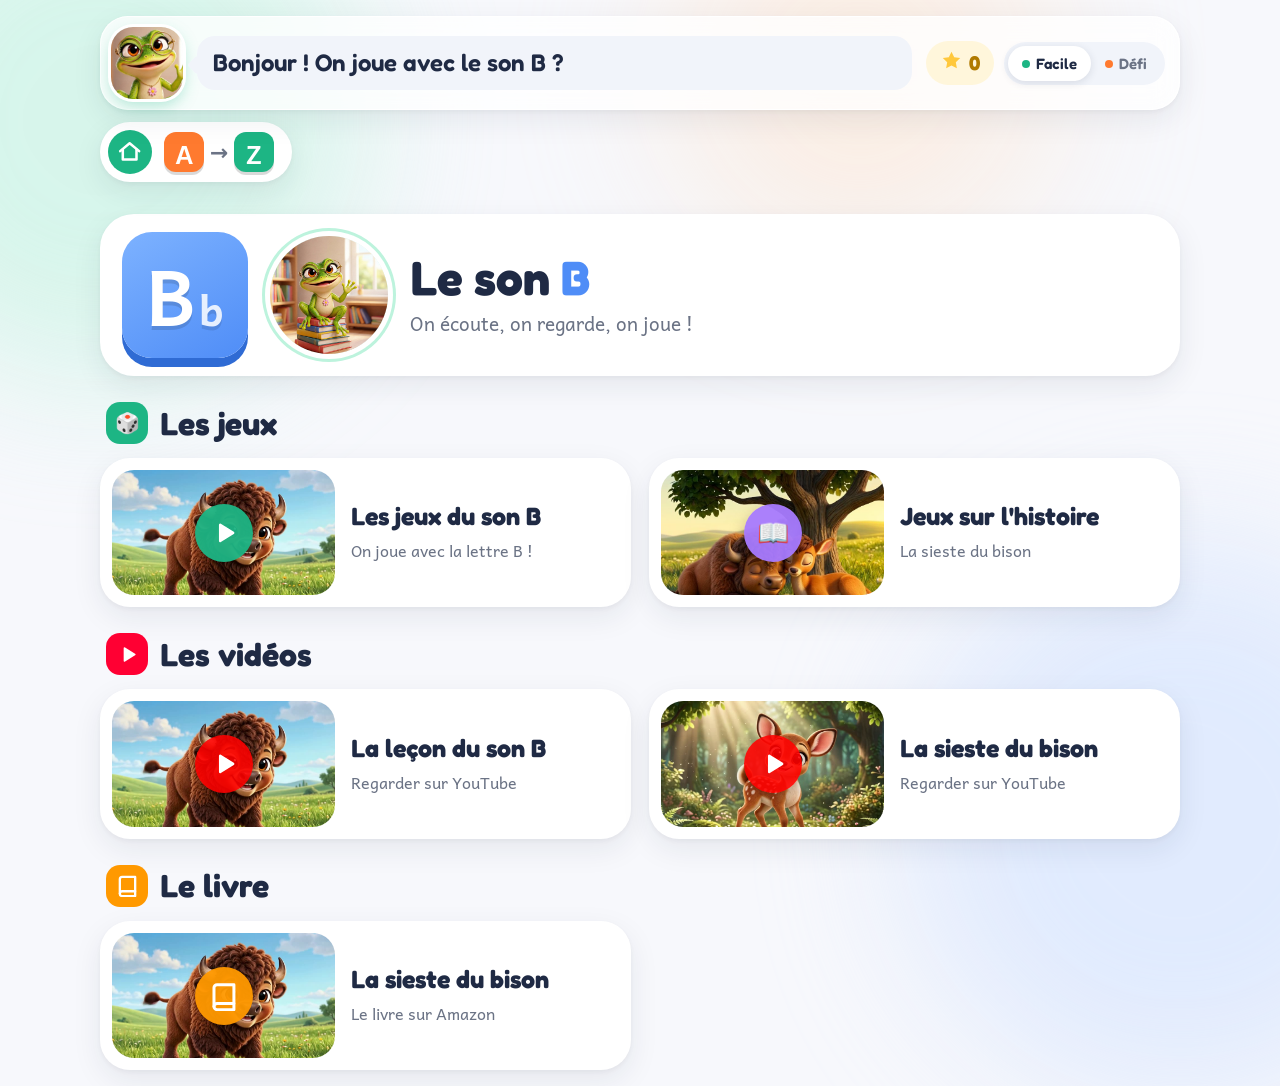
<file: b/index.html>
<!DOCTYPE html>
<html lang="fr">
<head>
<meta charset="utf-8">
<meta name="viewport" content="width=device-width, initial-scale=1">
<title>Les jeux de Lila – le son B</title>
<link rel="icon" href="../favicon.ico" sizes="any">
<link rel="icon" type="image/png" sizes="32x32" href="../favicon-32.png">
<link rel="icon" type="image/png" sizes="192x192" href="../favicon-192.png">
<link rel="apple-touch-icon" href="../apple-touch-icon.png">
<style>
@font-face{font-family:Fredoka;src:url(fonts/fredoka-latin-600-normal.woff2) format('woff2');font-weight:600}
@font-face{font-family:Fredoka;src:url(fonts/fredoka-latin-700-normal.woff2) format('woff2');font-weight:700}
@font-face{font-family:Andika;src:url(fonts/andika-latin-400-normal.woff2) format('woff2');font-weight:400}
@font-face{font-family:Andika;src:url(fonts/andika-latin-700-normal.woff2) format('woff2');font-weight:700}
:root{--ink:#1F2A44;--muted:#6B7385;--surface:#fff;--mint:#1DB584;--mint-d:#13976C;--sky:#4F8DF7;--orange:#FF7A2F;--sun:#FFC83D;--soft:#F1F4FA;--line:#E6EAF2;--shadow:0 10px 30px rgba(31,42,68,.08),0 2px 6px rgba(31,42,68,.05)}
*{box-sizing:border-box;margin:0}
html,body{min-height:100%}
body{font-family:Fredoka,system-ui,sans-serif;color:var(--ink);background:#F7F8FC;padding:16px;-webkit-tap-highlight-color:transparent;overflow-x:hidden}
body::before,body::after{content:"";position:fixed;z-index:-1;border-radius:50%;filter:blur(70px);opacity:.55}
body::before{width:520px;height:520px;left:-160px;top:-140px;background:#BDF3DD}
body::after{width:560px;height:560px;right:-180px;bottom:-200px;background:#CFE0FF}
.blob{position:fixed;z-index:-1;width:380px;height:380px;right:18%;top:-120px;border-radius:50%;filter:blur(80px);opacity:.45;background:#FFE1C7}
.wrap{max-width:1080px;margin:0 auto}
button{font:inherit;cursor:pointer;border:none;color:inherit;background:none}
svg.i{width:1.15em;height:1.15em;stroke:currentColor;fill:none;stroke-width:2.4;stroke-linecap:round;stroke-linejoin:round;flex:none}
svg.f{fill:currentColor;stroke:none}
header{display:flex;align-items:center;gap:14px;background:rgba(255,255,255,.78);backdrop-filter:blur(14px);-webkit-backdrop-filter:blur(14px);border:1px solid rgba(255,255,255,.9);border-radius:28px;padding:10px 14px 10px 10px;box-shadow:var(--shadow);position:sticky;top:10px;z-index:5}
.lila{width:72px;height:72px;border-radius:22px;flex:none;object-fit:cover;box-shadow:0 0 0 3px #fff,0 6px 16px rgba(29,181,132,.35)}
.lila.talk{animation:talk .45s ease-in-out 4}.lila.happy{animation:jump .7s ease 2}.lila.sad{animation:wig .5s}
@keyframes talk{50%{transform:scale(1.06) rotate(-3deg)}}
@keyframes jump{30%{transform:translateY(-10px) scale(1.06)}60%{transform:none}}
@keyframes wig{25%{transform:rotate(-6deg)}75%{transform:rotate(6deg)}}
.bubble{flex:1;font-size:clamp(17px,2.4vw,24px);font-weight:600;line-height:1.25;position:relative;background:var(--soft);border-radius:18px;padding:12px 16px}
.bubble::before{content:"";position:absolute;left:-7px;top:22px;width:14px;height:14px;background:var(--soft);transform:rotate(45deg);border-radius:3px}
.right{display:flex;align-items:center;gap:10px}
.stars{display:flex;align-items:center;gap:6px;font-size:20px;font-weight:700;background:#FFF6DB;color:#B07A00;border-radius:999px;padding:8px 14px}
.stars svg{color:var(--sun)}
.lvl{display:flex;background:var(--soft);border-radius:999px;padding:4px}
.lvl button{padding:8px 14px;border-radius:999px;font-size:15px;font-weight:600;color:var(--muted);transition:.2s}
.lvl button.on{background:#fff;color:var(--ink);box-shadow:0 2px 8px rgba(31,42,68,.12)}
.lvl button i{display:inline-block;width:8px;height:8px;border-radius:50%;margin-right:6px;vertical-align:1px}
.home{display:none;margin:14px 0 0;align-items:center;gap:8px;background:#fff;border-radius:999px;padding:10px 18px;font-size:17px;font-weight:600;box-shadow:var(--shadow)}
main{margin-top:18px}
.start{display:grid;grid-template-columns:1fr 1fr;gap:28px;align-items:center;background:#fff;border-radius:36px;padding:28px;box-shadow:var(--shadow)}
.start img{width:100%;border-radius:28px;aspect-ratio:1;object-fit:cover}
.start h1{font-size:clamp(34px,5vw,58px);line-height:1.05;font-weight:700}
.start h1 .a{color:var(--orange)}
.start p{color:var(--muted);font-size:20px;margin:12px 0 26px;font-family:Andika}
.cta{display:inline-flex;align-items:center;gap:12px;font-size:26px;font-weight:700;background:var(--mint);color:#fff;border-radius:999px;padding:16px 34px 16px 26px;box-shadow:0 10px 24px rgba(29,181,132,.35);transition:transform .15s}
.cta:active,.btn:active,.mbtn:active,.yn button:active{transform:scale(.96)}
.menu{display:grid;grid-template-columns:repeat(2,1fr);gap:18px}
.mbtn{background:#fff;border-radius:30px;padding:12px;display:flex;align-items:center;gap:16px;text-align:left;box-shadow:var(--shadow);transition:transform .15s,box-shadow .2s}
.mbtn:hover{box-shadow:0 16px 36px rgba(31,42,68,.12)}
.mbtn .th{width:44%;aspect-ratio:4/3;border-radius:22px;overflow:hidden;flex:none;position:relative}
.mbtn .th img{width:100%;height:100%;object-fit:cover}
.mbtn .th .ic{position:absolute;left:10px;bottom:10px;width:44px;height:44px;border-radius:14px;display:grid;place-items:center;color:#fff;font-size:22px;box-shadow:0 4px 12px rgba(0,0,0,.18)}
.mbtn b{display:block;font-size:clamp(20px,2.6vw,27px);font-weight:700;line-height:1.1}
.mbtn span.s{display:block;font-size:16px;color:var(--muted);margin-top:6px;font-family:Andika}
.panel{background:#fff;border-radius:34px;padding:20px;text-align:center;box-shadow:var(--shadow)}
.media{width:min(760px,100%);aspect-ratio:16/9;border-radius:24px;background:var(--soft);display:block;margin:0 auto;object-fit:cover}
.word{font-family:Andika;font-size:clamp(54px,10vw,96px);font-weight:700;line-height:1.1;color:var(--ink);margin-top:8px}
.a{color:var(--orange)}
.row{display:flex;gap:12px;justify-content:center;flex-wrap:wrap;margin-top:16px}
.btn{display:inline-flex;align-items:center;gap:10px;border-radius:999px;padding:14px 24px;font-size:21px;font-weight:600;transition:transform .15s}
.b-primary{background:var(--mint);color:#fff;box-shadow:0 8px 20px rgba(29,181,132,.3)}
.b-sky{background:#EAF1FF;color:var(--sky)}
.b-sun{background:#FFF3D6;color:#B06F00}
.b-ghost{background:var(--soft);color:var(--muted)}
.step{display:flex;gap:8px;justify-content:center;margin-top:14px;flex-wrap:wrap}
.step span{display:inline-flex;align-items:center;gap:8px;padding:9px 16px;border-radius:999px;background:var(--soft);color:#A3AABA;font-size:19px;font-weight:600;transition:.25s}
.step span.on{background:var(--mint);color:#fff;transform:scale(1.06);box-shadow:0 6px 16px rgba(29,181,132,.35)}
.choices{display:grid;gap:16px;margin-top:16px}
.choice{background:#fff;border-radius:26px;padding:8px;box-shadow:0 0 0 2px var(--line);transition:.2s}
.choice:hover{box-shadow:0 0 0 3px #C9D6F0}
.choice img{width:100%;aspect-ratio:16/9;object-fit:cover;border-radius:19px;display:block}
.choice.good{box-shadow:0 0 0 5px var(--mint),0 10px 24px rgba(29,181,132,.3);animation:pop .5s}
.choice.bad{animation:wig .45s;box-shadow:0 0 0 4px #FFB3A0}
@keyframes pop{50%{transform:scale(1.04)}}
.memo{display:grid;grid-template-columns:repeat(4,1fr);gap:14px;perspective:1000px}
.card{aspect-ratio:4/3;position:relative;transform-style:preserve-3d;transition:transform .45s;cursor:pointer}
.card.up,.card.done{transform:rotateY(180deg)}
.face{position:absolute;inset:0;border-radius:22px;backface-visibility:hidden;-webkit-backface-visibility:hidden;display:flex;align-items:center;justify-content:center;overflow:hidden}
.back{background:linear-gradient(140deg,#5ED3A8,#1DB584 55%,#139E74);box-shadow:0 6px 16px rgba(29,181,132,.28)}
.back::after{content:"";position:absolute;inset:8px;border-radius:16px;border:2px dashed rgba(255,255,255,.45)}
.back img{width:44%;border-radius:18px;box-shadow:0 0 0 3px rgba(255,255,255,.85)}
.front{background:#fff;box-shadow:0 0 0 2px var(--line);transform:rotateY(180deg)}
.front img{width:100%;height:100%;object-fit:cover}
.front .w{font-family:Andika;font-size:clamp(20px,3.6vw,40px);font-weight:700}
.card.done .front{box-shadow:0 0 0 4px var(--mint)}
.box .item{width:min(600px,100%);margin:0 auto}
.box .item img{width:100%;aspect-ratio:16/9;object-fit:cover;border-radius:24px}
.yn{display:flex;gap:14px;justify-content:center;margin-top:18px;flex-wrap:wrap}
.yn button{display:inline-flex;align-items:center;gap:12px;font-size:24px;font-weight:700;border-radius:24px;padding:18px 28px;transition:transform .15s}
.yn .y{background:var(--mint);color:#fff;box-shadow:0 8px 20px rgba(29,181,132,.3)}
.yn .n{background:#FFEDE5;color:#E0581C}
.prog{display:flex;gap:6px;justify-content:center;margin-top:18px}
.prog i{width:28px;height:8px;border-radius:99px;background:var(--line);transition:.3s}
.prog i.ok{background:var(--mint)}
.party{position:fixed;inset:0;pointer-events:none;z-index:9}
.party span{position:absolute;top:-30px;width:12px;height:18px;border-radius:3px;animation:fall 2.6s cubic-bezier(.3,.6,.6,1) forwards}
@keyframes fall{to{transform:translateY(110vh) rotate(540deg)}}
.end{display:grid;grid-template-columns:1fr 1fr;gap:24px;align-items:center;text-align:left}
.end img{width:100%;border-radius:28px;aspect-ratio:1;object-fit:cover}
.end h2{font-size:clamp(44px,7vw,72px);font-weight:700;color:var(--mint)}
.end p{font-family:Andika;font-size:22px;color:var(--muted);margin-top:6px}
.end .row{justify-content:flex-start}
@media (max-width:700px){.menu{grid-template-columns:1fr}.lila{width:56px;height:56px;border-radius:18px}.memo{grid-template-columns:repeat(2,1fr)}.start,.end{grid-template-columns:1fr;text-align:center}.end .row{justify-content:center}header{flex-wrap:wrap}.right{width:100%;justify-content:space-between}}
.slots{display:flex;gap:10px;justify-content:center;margin-top:18px;flex-wrap:wrap}
.slot{min-width:110px;height:96px;padding:0 18px;border-radius:22px;border:3px dashed #CBD3E3;display:flex;align-items:center;justify-content:center;font-family:Andika;font-size:56px;font-weight:700;color:var(--ink);transition:.25s}
.slot .ghost{color:#D5DBE7}
.slot.fill{border:3px solid var(--mint);background:#EAFBF4;animation:pop .35s}
.slots.done .slot{background:var(--mint);color:#fff;border-color:var(--mint)}
.slots.done .slot .a{color:#fff}
.tiles{display:flex;gap:12px;justify-content:center;margin-top:18px;flex-wrap:wrap}
.tile{font-family:Andika;font-size:48px;font-weight:700;background:#FFF3D6;color:#7A4B00;border-radius:22px;padding:10px 26px;box-shadow:0 6px 0 #F2D08A;transition:transform .15s}
.tile:active{transform:translateY(4px);box-shadow:0 2px 0 #F2D08A}
.tile.used{opacity:.25;box-shadow:none;cursor:default}
.tile.bad{animation:wig .45s;background:#FFE3DA}
.menu .mbtn:last-child:nth-child(odd){grid-column:1/-1;max-width:calc(50% - 9px);margin:0 auto;width:100%}
@media (max-width:700px){.slot{min-width:80px;height:76px;font-size:40px}.tile{font-size:38px}.menu .mbtn:last-child:nth-child(odd){max-width:none}}
.back2{display:inline-flex;align-items:center;gap:8px;margin:0 0 14px;background:#fff;border-radius:999px;padding:10px 18px;font-size:17px;font-weight:600;box-shadow:var(--shadow);color:var(--ink);text-decoration:none}
.vids{margin-top:26px}
.vids h2{font-size:clamp(24px,3.2vw,32px);font-weight:700;margin:0 0 14px 6px}
.vgrid{display:grid;grid-template-columns:repeat(2,1fr);gap:18px}
.vcard{display:flex;align-items:center;gap:16px;background:#fff;border-radius:30px;padding:12px;box-shadow:var(--shadow);text-decoration:none;color:var(--ink);transition:transform .15s,box-shadow .2s}
.vcard:hover{box-shadow:0 16px 36px rgba(31,42,68,.12)}
.vcard .th{width:44%;aspect-ratio:16/9;border-radius:22px;overflow:hidden;flex:none;position:relative}
.vcard .th img{width:100%;height:100%;object-fit:cover}
.vcard .th .pl{position:absolute;inset:0;margin:auto;width:58px;height:58px;border-radius:50%;background:rgba(255,0,0,.88);color:#fff;display:grid;place-items:center;font-size:26px;box-shadow:0 6px 16px rgba(0,0,0,.25)}
.vcard b{display:block;font-size:clamp(19px,2.4vw,25px);font-weight:700;line-height:1.15}
.vcard span.s{display:block;font-size:16px;color:var(--muted);margin-top:6px;font-family:Andika}
.vcard.soon{opacity:.6;cursor:default}.vcard.soon .pl{background:#A3AABA}
@media (max-width:700px){.vgrid{grid-template-columns:1fr}}
.pond{position:relative;height:clamp(300px,52vh,460px);border-radius:26px;background:linear-gradient(180deg,#D6F4FF,#8CD8F2 55%,#57B6DE);overflow:hidden;margin-top:12px}
.fish{position:absolute;left:0;top:0;width:92px;height:92px;border-radius:50%;font-family:Andika;font-weight:700;font-size:58px;line-height:1;display:grid;place-items:center;color:var(--ink);box-shadow:0 6px 0 rgba(31,42,68,.15),0 10px 20px rgba(31,42,68,.12);will-change:transform}
.fish.caught{animation:catch .6s forwards;pointer-events:none}@keyframes catch{to{opacity:0;scale:1.6}}
.fish.nope{animation:wig2 .45s}@keyframes wig2{25%{rotate:-14deg}75%{rotate:14deg}}
.lotog .choice{position:relative}.tok{position:absolute;inset:0;margin:auto;width:64px;height:64px;border-radius:50%;background:var(--mint);color:#fff;display:none;place-items:center;font-size:34px;box-shadow:0 6px 16px rgba(29,181,132,.4)}.won .tok{display:grid}.won img{opacity:.55}
.gapc{display:inline-block;min-width:.7em;border-bottom:6px solid #CBD3E3;color:#CBD3E3;margin-right:2px}.gapc.ok{color:var(--orange);border-color:var(--mint)}
@media (max-width:700px){.fish{width:72px;height:72px;font-size:46px}}
.vcard.book .th .pl{background:rgba(255,153,0,.95)}

/* nouvel accueil de la lettre (proposition 25/11) */
.start2{display:grid;grid-template-columns:auto auto 1fr auto;gap:22px;align-items:center;background:#fff;border-radius:34px;padding:18px 22px;box-shadow:var(--shadow)}
.tile2{width:126px;height:126px;border-radius:30px;background:linear-gradient(150deg,var(--c1),var(--c2));box-shadow:0 9px 0 var(--c3);display:grid;place-items:center;color:#fff}
.tile2 b{font-family:Andika;font-size:76px;line-height:1;font-weight:700;text-shadow:0 4px 0 rgba(0,0,0,.12)}.tile2 b i{font-style:normal;font-size:.55em;opacity:.85;margin-left:2px}
.lila2{width:118px;height:118px;border-radius:50%;object-fit:cover;object-position:50% 30%;box-shadow:0 0 0 5px #fff,0 0 0 8px #BDF3DD;animation:bob 3.5s ease-in-out infinite}
@keyframes bob{50%{transform:translateY(-6px) rotate(-2deg)}}
.txt2 h1{font-size:clamp(30px,4vw,48px);line-height:1.05;font-weight:700}.txt2 h1 span{color:var(--c2)}
.txt2 p{font-family:Andika;color:var(--muted);font-size:19px;margin-top:6px}
.cta2{font-size:28px;padding:20px 36px 20px 28px}
.vids h2{display:flex;align-items:center;gap:12px}
.hic{width:42px;height:42px;border-radius:14px;display:grid;place-items:center;color:#fff;font-size:20px;flex:none}
.back2{gap:12px;padding:8px 18px 8px 8px;margin:12px 0 14px}
.hico{width:44px;height:44px;border-radius:50%;background:var(--mint);color:#fff;display:grid;place-items:center;font-size:22px}
.az{display:flex;align-items:center;gap:6px}.az i{font-style:normal;font-family:Andika;font-weight:700;color:#fff;width:40px;height:40px;border-radius:12px;display:grid;place-items:center;font-size:26px;box-shadow:0 3px 0 rgba(0,0,0,.15)}.az em{font-style:normal;color:var(--muted);font-size:22px}
.home{gap:12px;padding:8px 20px 8px 8px}
.mini4{display:grid;grid-template-columns:1fr 1fr;gap:4px;width:44px;height:44px;padding:5px;border-radius:14px;background:var(--soft)}.mini4 i{border-radius:5px}
.home .lbl{font-size:20px}
@media (max-width:820px){.start2{grid-template-columns:auto 1fr;text-align:left}.lila2{display:none}.cta2{grid-column:1/-1;justify-content:center}}
@media (max-width:460px){.tile2{width:96px;height:96px}.tile2 b{font-size:58px}}
.front .w{padding:6px;text-align:center;line-height:1.05}
</style>
</head>
<body>
<div class="blob"></div>
<div class="wrap">
  <header>
    <img class="lila" id="lila" src="img/lila_face.jpg" alt="Lila">
    <div class="bubble" id="bubble">Bonjour ! On joue avec le son B ?</div>
    <div class="right">
      <div class="stars"><span id="staricon"></span><span id="score">0</span></div>
      <div class="lvl"><button id="l1" class="on"><i style="background:#1DB584"></i>Facile</button><button id="l2"><i style="background:#FF7A2F"></i>Défi</button></div>
    </div>
  </header>
  <a class="back2" href="../index.html" id="back2"></a>
  <button class="home" id="home"></button>
  <main id="main"></main>
</div>
<div class="party" id="party"></div>
<script>
const I={
play:'<svg class="i f" viewBox="0 0 24 24"><path d="M8 5.5v13a1 1 0 0 0 1.5.86l10.4-6.5a1 1 0 0 0 0-1.72L9.5 4.64A1 1 0 0 0 8 5.5z"/></svg>',
replay:'<svg class="i" viewBox="0 0 24 24"><path d="M3 12a9 9 0 1 0 3-6.7L3 8"/><path d="M3 3v5h5"/></svg>',
sound:'<svg class="i" viewBox="0 0 24 24"><path d="M11 5 6 9H3v6h3l5 4z"/><path d="M15.5 8.5a5 5 0 0 1 0 7"/><path d="M18.5 5.5a9 9 0 0 1 0 13"/></svg>',
check:'<svg class="i" viewBox="0 0 24 24"><path d="M5 12.5l4.5 4.5L19 7.5"/></svg>',
next:'<svg class="i" viewBox="0 0 24 24"><path d="M5 12h14"/><path d="M13 6l6 6-6 6"/></svg>',
home:'<svg class="i" viewBox="0 0 24 24"><path d="M3 11.5 12 4l9 7.5"/><path d="M5.5 10v9.5h13V10"/></svg>',
star:'<svg class="i f" viewBox="0 0 24 24"><path d="M12 2.8l2.8 5.8 6.3.9-4.6 4.4 1.1 6.3L12 17.2l-5.6 3 1.1-6.3L2.9 9.5l6.3-.9z"/></svg>',
eye:'<svg class="i" viewBox="0 0 24 24"><path d="M2 12s3.6-7 10-7 10 7 10 7-3.6 7-10 7S2 12 2 12z"/><circle cx="12" cy="12" r="3"/></svg>',
mic:'<svg class="i" viewBox="0 0 24 24"><rect x="9" y="3" width="6" height="11" rx="3"/><path d="M5 11a7 7 0 0 0 14 0"/><path d="M12 18v3"/></svg>',
timer:'<svg class="i" viewBox="0 0 24 24"><circle cx="12" cy="13" r="8"/><path d="M12 9v4l2.5 2"/><path d="M10 2h4"/></svg>',
hand:'<svg class="i" viewBox="0 0 24 24"><path d="M18 11V6a2 2 0 0 0-4 0v5"/><path d="M14 10V4a2 2 0 0 0-4 0v6"/><path d="M10 10.5V6a2 2 0 0 0-4 0v8"/><path d="M18 8a2 2 0 1 1 4 0v6a8 8 0 0 1-8 8h-2c-2.8 0-4.5-.86-5.99-2.34l-3.6-3.6a2 2 0 0 1 2.83-2.82L7 15"/></svg>',
target:'<svg class="i" viewBox="0 0 24 24"><circle cx="12" cy="12" r="9"/><circle cx="12" cy="12" r="5"/><circle cx="12" cy="12" r="1.5"/></svg>',
cards:'<svg class="i" viewBox="0 0 24 24"><rect x="3" y="6" width="11" height="15" rx="2.5"/><path d="M8 3.5h10.5A2.5 2.5 0 0 1 21 6v12"/></svg>',
box:'<svg class="i" viewBox="0 0 24 24"><path d="M21 8l-9-5-9 5 9 5 9-5z"/><path d="M3 8v8l9 5 9-5V8"/><path d="M12 13v8"/></svg>',
puzzle:'<svg class="i" viewBox="0 0 24 24"><path d="M10 3h4v2.5a1.5 1.5 0 0 0 3 0V3h4v6h-2.5a1.5 1.5 0 0 0 0 3H21v9h-6v-2.5a1.5 1.5 0 0 0-3 0V21H3v-6h2.5a1.5 1.5 0 0 0 0-3H3V3h7z"/></svg>',
no:'<svg class="i" viewBox="0 0 24 24"><path d="M6 6l12 12"/><path d="M18 6 6 18"/></svg>',
};

const CFG={"letter": "B", "first": "b", "words": ["bebe", "baleine", "bison", "biche", "belette", "bouc", "babouin", "bateau"], "label": {"bebe": "bébé", "baleine": "baleine", "bison": "bison", "biche": "biche", "belette": "belette", "bouc": "bouc", "babouin": "babouin", "bateau": "bateau", "avion": "avion", "ami": "ami", "abeille": "abeille", "ane": "âne", "alouette": "alouette", "agneau": "agneau", "alligator": "alligator", "canard": "canard", "castor": "castor", "coq": "coq", "coccinelle": "coccinelle", "cameleon": "caméléon", "crabe": "crabe", "dauphin": "dauphin", "dinde": "dinde", "dromadaire": "dromadaire", "dalmatien": "dalmatien", "dragon": "dragon de Komodo", "dinosaure": "dinosaure", "ecureuil": "écureuil", "elan": "élan", "elephant": "éléphant", "escargot": "escargot"}, "syl": {"bebe": ["bé", "bé"], "baleine": ["ba", "leine"], "bison": ["bi", "son"], "biche": ["bi", "che"], "belette": ["be", "lette"], "bouc": ["bouc"], "babouin": ["ba", "bouin"], "bateau": ["ba", "teau"]}, "menu": ["baleine", "bison", "biche", "bateau", "babouin"], "videos": [{"title": "La leçon du son B", "img": "bison", "url": "https://youtu.be/Eb7wuhQNY94"}, {"title": "La sieste du bison", "img": "biche", "url": "https://youtu.be/08EW6c6xJlU"}], "other": ["avion", "ami", "abeille", "ane", "alouette", "agneau", "alligator", "canard", "castor", "coq", "coccinelle", "cameleon", "crabe", "dauphin", "dinde", "dromadaire", "dalmatien", "dragon", "dinosaure", "ecureuil", "elan", "elephant", "escargot"], "games": ["rep", "find", "memo", "manque"], "books": [{"title": "La sieste du bison", "img": "bison", "url": "https://www.amazon.fr/dp/B0HSKCJRTN"}], "col": ["#7DB2FF", "#4F8DF7", "#2F6BD4"]};
const AW=CFG.words, OTHER=CFG.other, LABEL=CFG.label, L=CFG.letter;
const $=id=>document.getElementById(id);
setTimeout(()=>{$('staricon').innerHTML=I.star;$('home').innerHTML='<span class="mini4"><i style="background:#1DB584"></i><i style="background:#4F8DF7"></i><i style="background:#E84D8A"></i><i style="background:#FFB020"></i></span><span class="lbl">Jeux</span>';$('home').setAttribute('aria-label','Retour aux jeux');$('back2').innerHTML='<span class="hico">'+I.home+'</span><span class="az"><i style="background:#FF7A2F">A</i><em>→</em><i style="background:#1DB584">Z</i></span>';$('back2').setAttribute('aria-label','Toutes les lettres');},0);
let level=1,score=0,gen=0;

// ---------- son ----------
const player=new Audio();
let stopFlag=0;
function play(src){return new Promise(res=>{try{player.pause();player.src=src;player.onended=()=>res();player.onerror=()=>res();const p=player.play();if(p&&p.catch)p.catch(()=>res());}catch(e){res();}});}
const wait=ms=>new Promise(r=>setTimeout(r,ms));
async function seq(items){const g=gen;for(const it of items){if(g!==gen)return false;if(typeof it==='number')await wait(it);else if(typeof it==='function')it();else await play(it);}return g===gen;}
const W=w=>`snd/${w}.mp3`, P=p=>`snd/p_${p}.mp3`, C=w=>`snd/c_${w}.mp3`;
let actx=null;
function ding(ok=true){try{actx=actx||new (window.AudioContext||window.webkitAudioContext)();const n=ok?[660,880,1100]:[330,262];n.forEach((f,i)=>{const o=actx.createOscillator(),g=actx.createGain();o.frequency.value=f;g.gain.setValueAtTime(.0001,actx.currentTime+i*.12);g.gain.exponentialRampToValueAtTime(.15,actx.currentTime+i*.12+.02);g.gain.exponentialRampToValueAtTime(.0001,actx.currentTime+i*.12+.3);o.connect(g).connect(actx.destination);o.start(actx.currentTime+i*.12);o.stop(actx.currentTime+i*.12+.35);});}catch(e){}}

// ---------- Lila ----------
function lila(msg,mood='talk'){ $('bubble').textContent=msg; const l=$('lila'); l.className='lila'; void l.offsetWidth; l.classList.add(mood); }
function star(n=1){score+=n;$('score').textContent=score;}
function confetti(){const e=['#1DB584','#FF7A2F','#4F8DF7','#FFC83D','#B98BFF'],p=$('party');for(let i=0;i<40;i++){const s=document.createElement('span');s.style.background=e[i%e.length];s.style.left=Math.random()*100+'vw';s.style.animationDelay=Math.random()*.6+'s';p.appendChild(s);setTimeout(()=>s.remove(),3300);}}
const shuffle=a=>{a=a.slice();for(let i=a.length-1;i>0;i--){const j=Math.floor(Math.random()*(i+1));[a[i],a[j]]=[a[j],a[i]];}return a;};
const firstHTML=t=>{const m=t.match(new RegExp('^('+CFG.first+')(.*)$','i'));return m?`<span class="a">${m[1]}</span>${m[2]}`:t;};
const wordHTML=w=>firstHTML(LABEL[w]);
const prog=(n,i)=>'<div class="prog">'+Array.from({length:n},(_,k)=>`<i class="${k<i?'ok':''}"></i>`).join('')+'</div>';
function reset(){gen++;try{player.pause();}catch(e){} document.querySelectorAll('video').forEach(v=>{try{v.pause();}catch(e){}});}

// ---------- accueil / menu ----------
function start(){const [c1,c2,c3]=CFG.col||['#4FD6A5','#1DB584','#11916A'];
  $('main').innerHTML=`<div class="start2" style="--c1:${c1};--c2:${c2};--c3:${c3}">
    <div class="tile2"><b>${L}<i>${L.toLowerCase()}</i></b></div>
    <img class="lila2" src="img/lila.jpg" alt="Lila">
    <div class="txt2"><h1>Le son <span>${L}</span></h1><p>On écoute, on regarde, on joue !</p></div>
    </div>`+games()+vids()+books();
  $('go').onclick=()=>menu(); }
function books(){if(!(CFG.books||[]).length)return '';return `<div class="vids"><h2><span class="hic" style="background:#FF9900">${I.book}</span>Le livre</h2><div class="vgrid">${CFG.books.map(v=>{const on=!!v.url;return `<${on?'a':'div'} class="vcard book${on?'':' soon'}"${on?` href="${v.url}" target="_blank" rel="noopener"`:''}><div class="th"><img src="img/${v.img}_n.jpg" alt=""><span class="pl">${I.book}</span></div><div><b>${v.title}</b><span class="s">${on?'Le livre sur Amazon':'Bientôt'}</span></div></${on?'a':'div'}>`;}).join('')}</div></div>`;}
function games(){return `<div class="vids"><h2><span class="hic" style="background:#1DB584">🎲</span>Les jeux</h2><div class="vgrid"><button class="vcard" id="go" style="text-align:left;font:inherit"><div class="th"><img src="img/${CFG.videos[0].img}_n.jpg" alt=""><span class="pl" style="background:rgba(29,181,132,.95)">${I.play}</span></div><div><b>Les jeux du son ${L}</b><span class="s">On joue avec la lettre ${L} !</span></div></button><a class="vcard" href="../histoires/bison/index.html"><div class="th"><img src="../histoires/bison/img/couv.jpg" alt="" style="object-position:50% 40%"><span class="pl" style="background:rgba(167,123,255,.95)">📖</span></div><div><b>Jeux sur l'histoire</b><span class="s">La sieste du bison</span></div></a></div></div>`;}
function vids(){return `<div class="vids"><h2><span class="hic" style="background:#FF0033">${I.play}</span>Les vidéos</h2><div class="vgrid">${CFG.videos.map(v=>{const on=!!v.url;return `<${on?'a':'div'} class="vcard${on?'':' soon'}"${on?` href="${v.url}" target="_blank" rel="noopener"`:''}><div class="th"><img src="img/${v.img}_n.jpg" alt=""><span class="pl">${I.play}</span></div><div><b>${v.title}</b><span class="s">${on?'Regarder sur YouTube':'Bientôt'}</span></div></${on?'a':'div'}>`;}).join('')}</div></div>`;}
function menu(){reset();$('home').style.display='none';$('back2').style.display='inline-flex';
  $('main').innerHTML=`<div class="menu">${CFG.games.map((g,k)=>{const [c,ic,t,s]=GAMES[g];return `<button class="mbtn" data-g="${g}"><div class="th"><img src="img/${CFG.menu[k%CFG.menu.length]}_n.jpg" alt=""><span class="ic" style="background:${c}">${I[ic]}</span></div><div><b>${t}</b><span class="s">${s}</span></div></button>`;}).join('')}</div>`;
  document.querySelectorAll('.mbtn').forEach(b=>b.onclick=()=>{$('home').style.display='inline-flex';$('back2').style.display='none';({rep,find,memo,box,join,loto,peche,manque})[b.dataset.g]();});
  lila('Choisis un jeu !');seq([P('choisis')]);
}
$('home').onclick=menu;
function setLevel(n){level=n;$('l1').classList.toggle('on',n===1);$('l2').classList.toggle('on',n===2);if($('go'))return;menu();}
$('l1').onclick=()=>setLevel(1);$('l2').onclick=()=>setLevel(2);

function finish(again){reset();ding();confetti();star(3);
  $('main').innerHTML=`<div class="panel end"><img src="img/lila_bravo.jpg" alt=""><div><h2>Bravo !</h2><p>Tu as tout trouvé. C'est super !</p>
   <div class="row"><button class="btn b-primary" id="again">${I.replay} Rejouer</button><button class="btn b-sky" id="back">${I.home} Autre jeu</button></div></div></div>`;
  $('again').onclick=again;$('back').onclick=menu;
  lila('Bravo ! Tu as tout trouvé ! C\'est super !','happy');seq([P('fini')]);
}

// ---------- 1. Écoute et répète ----------
function rep(){reset();const list=shuffle(AW);let i=0;
  function show(){reset();if(i>=list.length)return finish(rep);
    const w=list[i];const hide=level===2;let shown=!hide;
    $('main').innerHTML=`<div class="panel">
      <video class="media" id="vid" src="vid/${w}.mp4" poster="img/${hide?w+'_n':w}.jpg" playsinline muted preload="auto" style="${hide?'filter:blur(18px)':''}"></video>
      <div class="word">${wordHTML(w)}</div>
      <div class="row">
        <button class="btn b-sky" id="again">${hide?I.eye+' Voir et écouter':I.replay+' Revoir'}</button>
        <button class="btn b-primary" id="said">${I.check} Je l'ai dit !</button>
        <button class="btn b-ghost" id="next" aria-label="Suivant">${I.next}</button>
      </div>${prog(list.length,i)}</div>`;
    const watch=async()=>{reset();const v=$('vid');v.style.filter='none';
      if(!shown){shown=true;$('again').innerHTML=I.replay+' Revoir';}
      lila('Regarde ! Qui est-ce ?','talk');v.muted=true;v.currentTime=0;const p=v.play();if(p&&p.catch)p.catch(()=>{});play(C(w));};
    if(hide){lila('Lis le mot avec ton doigt… puis regarde !','talk');}
    else watch();
    $('again').onclick=watch;
    $('said').onclick=()=>{reset();star();ding();lila('Bravo !','happy');seq([P('bravo'),400,()=>{i++;show();}]);};
    $('next').onclick=()=>{i++;show();};
  }
  show();
}

// ---------- 2. Trouve l'image ----------
function find(){reset();const list=shuffle(AW);let i=0;const n=level===1?2:3;
  function show(){reset();if(i>=list.length)return finish(find);
    const w=list[i];const opts=shuffle([w,...shuffle(AW.filter(x=>x!==w)).slice(0,n-1)]);
    $('main').innerHTML=`<div class="panel">
      ${level===2?`<div class="word">${wordHTML(w)}</div>`:''}
      <div class="row" style="margin-top:4px"><button class="btn b-sky" id="again">${I.sound} ${level===2?'Aide : écouter':'Réécouter'}</button><button class="btn b-ghost" id="next" aria-label="Suivant">${I.next}</button></div>
      <div class="choices" style="grid-template-columns:repeat(${n},1fr)">${opts.map((o,k)=>`<button class="choice" data-k="${k}"><img src="img/${o}_n.jpg" alt=""></button>`).join('')}</div>
      ${prog(list.length,i)}</div>`;
    if(level===1){lila('Montre-moi : '+LABEL[w]+' !');seq([P('montre'),W(w)]);}
    else{lila('Lis le mot, et trouve la bonne image.');seq([P('lis')]);}
    $('again').onclick=()=>seq(level===1?[P('montre'),W(w)]:[W(w)]);
    $('next').onclick=()=>{i++;show();};
    let lock=false;
    document.querySelectorAll('.choice').forEach(b=>b.onclick=()=>{if(lock)return;const o=opts[+b.dataset.k];
      if(o===w){lock=true;b.classList.add('good');ding();star();lila('Bravo ! '+LABEL[w]+' !','happy');reset();const nx=$('next');nx.className='btn b-primary';nx.innerHTML=I.next+' Suivant';seq([W(w),300,P('bravo')]);}
      else{b.classList.remove('bad');void b.offsetWidth;b.classList.add('bad');ding(false);lila('Presque ! Essaie encore.','sad');reset();seq([P('presque')]);}});
  }
  show();
}

// ---------- 3. Les paires (16 cartes) ----------
function memo(){reset();
  const pick=shuffle(AW).slice(0,4);
  const cards=shuffle(pick.flatMap(w=>[{w,kind:'img'},{w,kind:level===1?'img':'word'}]));
  $('main').innerHTML=`<div class="panel"><div class="memo">${cards.map((c,i)=>`
    <div class="card" data-i="${i}"><div class="face back"><img src="img/lila_face.jpg" alt=""></div><div class="face front">${c.kind==='img'?`<img src="img/${level===1?c.w:c.w+'_n'}.jpg" alt="">`:`<div class="w">${wordHTML(c.w)}</div>`}</div></div>`).join('')}</div>
    <div class="prog" id="mp">${pick.map(()=>'<i></i>').join('')}</div></div>`;
  lila(level===1?'Retourne deux cartes, et trouve les paires !':'Trouve l\'image et son mot !');seq([P('paires')]);
  let open=[],lock=false,found=0;
  document.querySelectorAll('.card').forEach(el=>el.onclick=()=>{
    if(lock||el.classList.contains('up')||el.classList.contains('done'))return;
    const c=cards[+el.dataset.i];el.classList.add('up');reset();seq([W(c.w)]);open.push([el,c]);
    if(open.length===2){lock=true;const [[e1,c1],[e2,c2]]=open;
      if(c1.w===c2.w){setTimeout(()=>{e1.classList.add('done');e2.classList.add('done');ding();star();found++;
          document.querySelectorAll('#mp i')[found-1].classList.add('ok');lila('Bravo ! '+LABEL[c1.w]+' !','happy');open=[];lock=false;
          if(found===pick.length)setTimeout(()=>finish(memo),1500);else seq([P('bravo')]);},800);}
      else{setTimeout(()=>{e1.classList.remove('up');e2.classList.remove('up');lila('Pas pareil… Essaie encore !','sad');seq([P('paspareil')]);open=[];lock=false;},1600);}
    }});
}

// ---------- 4. La boîte à (lettre) ----------
function box(){const S=CFG.sound||L;reset();const list=shuffle([...shuffle(AW).slice(0,4),...shuffle(OTHER).slice(0,4)]);let i=0;
  function show(){reset();if(i>=list.length)return finish(box);
    const w=list[i];const isA=AW.includes(w);
    $('main').innerHTML=`<div class="panel"><div class="box">
      <div class="item"><img src="img/${w}_n.jpg" alt="">${level===2?`<div class="word" style="font-size:clamp(44px,8vw,72px)">${LABEL[w]}</div>`:''}</div></div>
      <div class="row"><button class="btn b-sky" id="again">${I.sound} Écouter</button></div>
      <div class="yn"><button class="y" id="yes">${I.box} Oui, ${S} !</button><button class="n" id="no">${I.no} Pas de ${S}</button></div>
      ${prog(list.length,i)}</div>`;
    lila('Est-ce que ça commence par '+S+' ?');
    seq(level===1?[W(w),300,P('commence')]:[P('commence')]);
    $('again').onclick=()=>seq([W(w)]);
    let lock=false;
    const answer=yes=>{if(lock)return;reset();
      if(yes===isA){lock=true;ding();star();lila(isA?'Oui ! Ça commence par '+S+'. Dans la boîte !':'Bien vu ! Ça ne commence pas par '+S+'.','happy');seq([P(isA?'oui':'bienvu'),300,()=>{i++;show();}]);}
      else{ding(false);lila('Écoute bien. Est-ce que tu entends '+S+' au début ?','sad');seq([P('ecoute'),300,W(w)]);}};
    $('yes').onclick=()=>answer(true);$('no').onclick=()=>answer(false);
  }
  show();
}

// ---------- 5. Le mot en morceaux ----------
const SYL=CFG.syl;
function join(){reset();const list=shuffle(AW.filter(w=>SYL[w]&&SYL[w].length>1));let i=0;
  function show(){reset();if(i>=list.length)return finish(join);
    const w=list[i];const syl=SYL[w];
    let tiles=syl.map((t,k)=>({t,k}));
    if(level===2){const others=shuffle(AW.filter(x=>x!==w)).flatMap(x=>SYL[x].slice(1)).filter(t=>!syl.includes(t));tiles.push({t:others[0],k:-1});}
    do{tiles=shuffle(tiles);}while(tiles.length>1&&tiles.every((x,n)=>x.k===n));
    $('main').innerHTML=`<div class="panel">
      <img class="media" src="img/${w}_n.jpg" alt="" style="max-width:520px">
      <div class="slots">${syl.map((t,k)=>`<div class="slot" id="sl${k}">${level===1?`<span class="ghost">${t}</span>`:''}</div>`).join('')}</div>
      <div class="tiles">${tiles.map((x,n)=>`<button class="tile" data-n="${n}">${x.t}</button>`).join('')}</div>
      <div class="row"><button class="btn b-sky" id="again">${I.sound} Écouter</button><button class="btn b-ghost" id="next" aria-label="Suivant">${I.next}</button></div>
      ${prog(list.length,i)}</div>`;
    lila(level===1?'Remets les morceaux dans l\'ordre !':'Construis le mot. Attention, un morceau est en trop !');
    seq([W(w)]);
    $('again').onclick=()=>seq([W(w)]);
    $('next').onclick=()=>{i++;show();};
    let pos=0;
    document.querySelectorAll('.tile').forEach(b=>b.onclick=()=>{if(pos>=syl.length||b.disabled)return;const x=tiles[+b.dataset.n];
      if(x.t===syl[pos]){b.disabled=true;b.classList.add('used');const sl=$('sl'+pos);sl.innerHTML=(pos===0?firstHTML(x.t):x.t);sl.classList.add('fill');pos++;ding();
        if(pos===syl.length){star();lila('Bravo ! '+LABEL[w]+' !','happy');reset();document.querySelector('.slots').classList.add('done');
          const nx=$('next');nx.className='btn b-primary';nx.innerHTML=I.next+' Suivant';seq([W(w),300,P('bravo')]);}}
      else{b.classList.remove('bad');void b.offsetWidth;b.classList.add('bad');ding(false);lila('Presque ! Quel morceau vient '+(pos===0?'en premier':'après')+' ?','sad');}});
  }
  show();
}

// ---------- jeux ajoutés le 24/11 ----------
const LETTERS=['A','B','C','D','E','F','G','H'];
Object.assign(I,{
book:'<svg class="i" viewBox="0 0 24 24"><path d="M4 5.5A2.5 2.5 0 0 1 6.5 3H20v15H6.5A2.5 2.5 0 0 0 4 20.5z"/><path d="M4 20.5A2.5 2.5 0 0 0 6.5 23H20v-5"/></svg>',
grid:'<svg class="i" viewBox="0 0 24 24"><rect x="3" y="3" width="7" height="7" rx="1.5"/><rect x="14" y="3" width="7" height="7" rx="1.5"/><rect x="3" y="14" width="7" height="7" rx="1.5"/><rect x="14" y="14" width="7" height="7" rx="1.5"/></svg>',
fish:'<svg class="i" viewBox="0 0 24 24"><path d="M2 12s4-6 11-6c4 0 7 3 9 6-2 3-5 6-9 6-7 0-11-6-11-6z"/><path d="M2 12 0 8m2 4-2 4"/><circle cx="16" cy="11" r="1"/></svg>',
gap:'<svg class="i" viewBox="0 0 24 24"><path d="M4 20h5"/><path d="M12 6h8M12 12h8M12 18h8"/><path d="M6.5 4v10"/></svg>',
pen:'<svg class="i" viewBox="0 0 24 24"><path d="M15 4.5l4.5 4.5L9 19.5H4.5V15z"/><path d="M13 6.5l4.5 4.5"/></svg>'});
const GAMES={
 rep:['#1DB584','sound','Écoute et répète','Les amis de Lila se présentent'],
 find:['#4F8DF7','target',"Trouve l'image",'Touche la bonne image'],
 memo:['#B98BFF','cards','Les paires','8 cartes cachées'],
 box:['#FF7A2F','box','La boîte à '+(CFG.sound||L),'Ça commence par '+(CFG.sound||L)+' ?'],
 join:['#FFB020','puzzle','Le mot en morceaux',"Remets les syllabes dans l'ordre"],
 loto:['#E84D8A','grid','Le loto de Lila','Remplis ta carte'],
 peche:['#2FA8D8','fish','La pêche aux lettres','Attrape tous les '+L],
 manque:['#7A5CFA','gap','La lettre qui manque','Quelle lettre au début ?'],};

// ---------- Le loto de Lila ----------
function loto(){reset();const n=Math.min(level===1?4:6,AW.length);const card=shuffle(AW).slice(0,n);const calls=shuffle(card);let i=0;
  $('main').innerHTML=`<div class="panel">
    <div id="call"></div>
    <div class="row" style="margin-top:4px"><button class="btn b-sky" id="again">${I.sound} ${level===2?'Aide : écouter':'Réécouter'}</button></div>
    <div class="choices lotog" style="grid-template-columns:repeat(${n===4?2:3},1fr)">${card.map(o=>`<button class="choice" data-w="${o}"><img src="img/${o}_n.jpg" alt=""><span class="tok">${I.star}</span></button>`).join('')}</div>
    <div class="prog" id="lp">${card.map(()=>'<i></i>').join('')}</div></div>`;
  let lock=false;
  function call(){reset();if(i>=calls.length)return setTimeout(()=>finish(loto),900);lock=false;const w=calls[i];
    $('call').innerHTML=level===2?`<div class="word">${wordHTML(w)}</div>`:'';
    if(level===1){lila('Montre-moi : '+LABEL[w]+' !');seq([P('montre'),W(w)]);}else{lila('Lis le mot, et trouve-le sur ta carte.');seq([P('lis')]);}}
  $('again').onclick=()=>{const w=calls[i];if(w)seq(level===1?[P('montre'),W(w)]:[W(w)]);};
  document.querySelectorAll('.lotog .choice').forEach(b=>b.onclick=()=>{if(lock||b.classList.contains('won')||i>=calls.length)return;const w=calls[i];
    if(b.dataset.w===w){lock=true;b.classList.add('good','won');ding();star();document.querySelectorAll('#lp i')[i].classList.add('ok');lila('Bravo ! '+LABEL[w]+' !','happy');reset();i++;seq([W(w),300,P('bravo'),300,call]);}
    else{b.classList.remove('bad');void b.offsetWidth;b.classList.add('bad');ding(false);lila('Presque ! Essaie encore.','sad');reset();seq([P('presque')]);}});
  call();
}

// ---------- La pêche aux lettres (majuscules) ----------
function peche(){reset();const g0=gen;const goal=6;let got=0;
  const others=LETTERS.filter(x=>x!==L);const kinds=level===1?shuffle(others).slice(0,2):others;const speed=level===1?55:85;
  $('main').innerHTML=`<div class="panel"><div class="word" style="font-size:clamp(34px,6vw,56px)">Attrape les <span class="a">${L}</span> !</div>
    <div class="pond" id="pond"></div><div class="prog" id="pp">${Array.from({length:goal},()=>'<i></i>').join('')}</div></div>`;
  lila('Attrape tous les '+L+' ! Touche seulement les '+L+'.');
  const pond=$('pond'),cols=['#FFFFFF','#FFF3D6','#EAFBF4','#EAF1FF','#F6EDFF','#FFEDE5'];let fish=[],last=0,spawnT=0,sinceGood=0;
  function spawn(){const W=pond.clientWidth,H=pond.clientHeight;const good=sinceGood>=2||Math.random()<.45;const ch=good?L:kinds[Math.floor(Math.random()*kinds.length)];sinceGood=good?0:sinceGood+1;
    const el=document.createElement('button');el.className='fish';el.textContent=ch;el.style.background=cols[Math.floor(Math.random()*cols.length)];
    const dir=Math.random()<.5?1:-1;const f={el,ch,dir,x:dir>0?-100:W+10,y:20+Math.random()*(H-130),ph:Math.random()*6,v:speed*(0.8+Math.random()*.5)};
    el.onclick=()=>{if(el.classList.contains('caught'))return;
      if(ch===L){el.classList.add('caught');ding();star();got++;document.querySelectorAll('#pp i')[got-1].classList.add('ok');lila('Bravo ! C\'est un '+L+' !','happy');
        play(`snd/l_${L.toLowerCase()}.mp3`);if(got>=goal){setTimeout(()=>{if(g0===gen)finish(peche);},1000);}}
      else{el.classList.remove('nope');void el.offsetWidth;el.classList.add('nope');ding(false);lila('Ça, c\'est un '+ch+'. Cherche le '+L+' !','sad');}};
    pond.appendChild(el);fish.push(f);}
  function tick(t){if(g0!==gen||!document.body.contains(pond))return;const dt=last?Math.min(.05,(t-last)/1000):0;last=t;spawnT-=dt;
    if(spawnT<=0&&got<goal){spawn();spawnT=level===1?1.5:1.1;}
    const W=pond.clientWidth;fish=fish.filter(f=>{f.x+=f.dir*f.v*dt;f.ph+=dt*2;const y=f.y+Math.sin(f.ph)*12;f.el.style.transform=`translate(${f.x}px,${y}px)`;
      if(f.x<-120||f.x>W+20||f.el.classList.contains('gone')){f.el.remove();return false;}return true;});
    requestAnimationFrame(tick);}
  requestAnimationFrame(tick);
}

// ---------- La lettre qui manque ----------
function manque(){reset();const list=shuffle(AW.filter(w=>LABEL[w][0].toLowerCase()===L.toLowerCase()));let i=0;
  function show(){reset();if(i>=list.length)return finish(manque);
    const w=list[i];const lab=LABEL[w];const n=level===1?2:3;const opts=shuffle([L.toLowerCase(),...shuffle(LETTERS.filter(x=>x!==L)).slice(0,n-1).map(x=>x.toLowerCase())]);
    $('main').innerHTML=`<div class="panel">
      <img class="media" src="img/${w}_n.jpg" alt="" style="max-width:520px">
      <div class="word"><span class="gapc" id="gapc">?</span>${lab.slice(1)}</div>
      <div class="tiles">${opts.map(o=>`<button class="tile" data-o="${o}">${o}</button>`).join('')}</div>
      <div class="row"><button class="btn b-sky" id="again">${I.sound} ${level===2?'Aide : écouter':'Écouter'}</button><button class="btn b-ghost" id="next" aria-label="Suivant">${I.next}</button></div>
      ${prog(list.length,i)}</div>`;
    lila('Quelle lettre manque au début du mot ?');
    if(level===1)seq([W(w)]);
    $('again').onclick=()=>seq([W(w)]);
    $('next').onclick=()=>{i++;show();};
    let lock=false;
    document.querySelectorAll('.tile').forEach(b=>b.onclick=()=>{if(lock)return;
      if(b.dataset.o===L.toLowerCase()){lock=true;b.classList.add('used');const g=$('gapc');g.textContent=lab[0];g.classList.add('ok');ding();star();lila('Bravo ! '+lab+' commence par '+L+' !','happy');reset();
        const nx=$('next');nx.className='btn b-primary';nx.innerHTML=I.next+' Suivant';seq([W(w),300,P('bravo')]);}
      else{b.classList.remove('bad');void b.offsetWidth;b.classList.add('bad');ding(false);lila('Presque ! Écoute bien le début du mot.','sad');reset();seq([P('presque'),300,W(w)]);}});
  }
  show();
}


start();
</script>
<script data-goatcounter="https://lisaveclila.goatcounter.com/count" async src="//gc.zgo.at/count.js"></script>
</body>
</html>
</file>
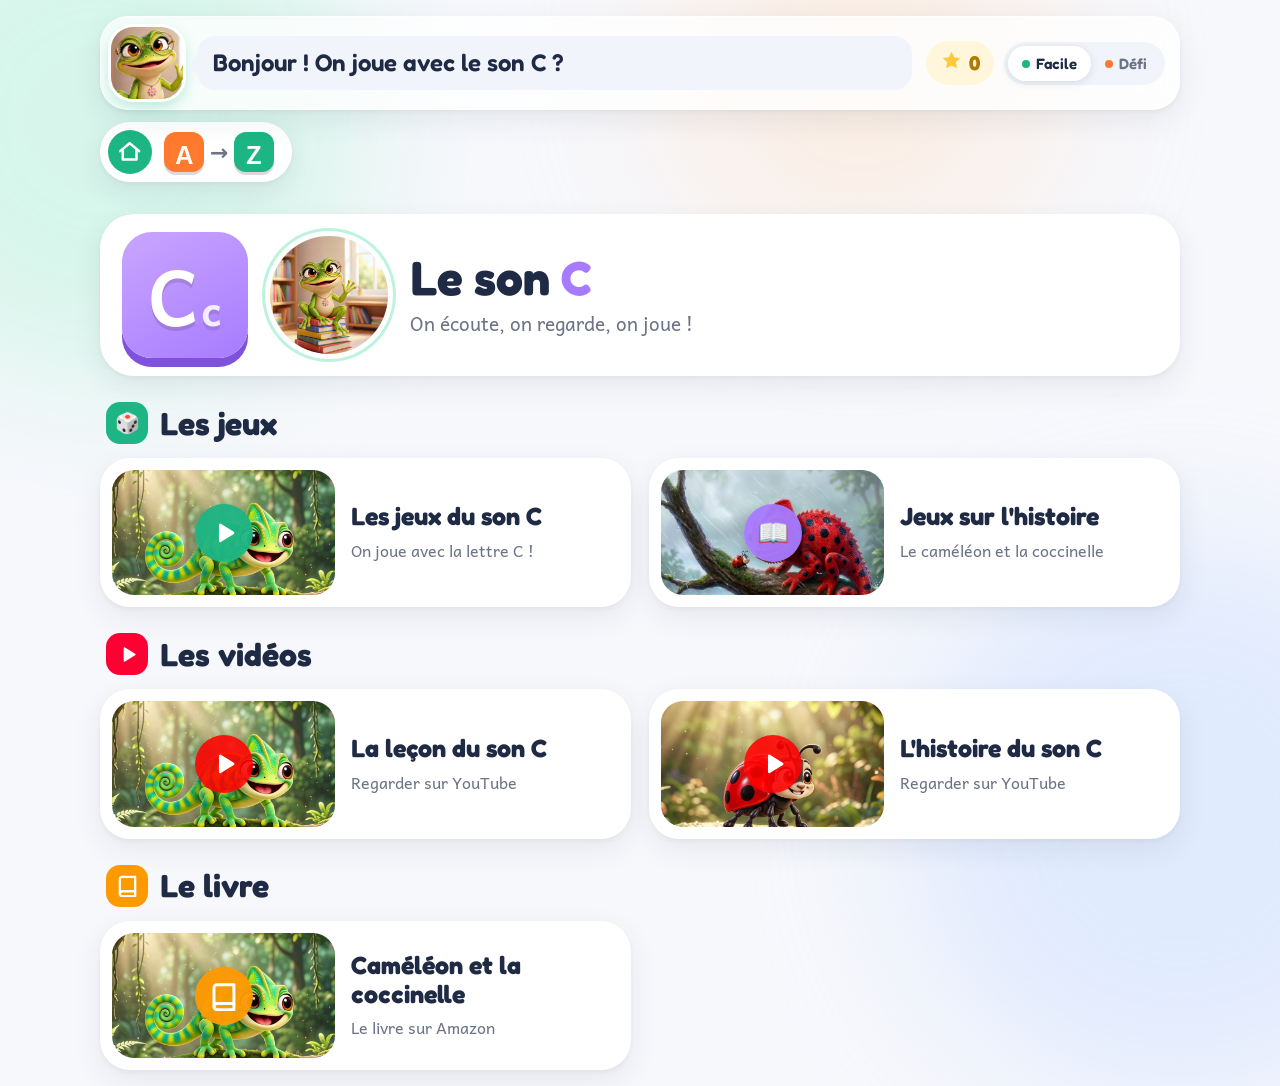
<file: c/index.html>
<!DOCTYPE html>
<html lang="fr">
<head>
<meta charset="utf-8">
<meta name="viewport" content="width=device-width, initial-scale=1">
<title>Les jeux de Lila – le son C</title>
<link rel="icon" href="../favicon.ico" sizes="any">
<link rel="icon" type="image/png" sizes="32x32" href="../favicon-32.png">
<link rel="icon" type="image/png" sizes="192x192" href="../favicon-192.png">
<link rel="apple-touch-icon" href="../apple-touch-icon.png">
<style>
@font-face{font-family:Fredoka;src:url(fonts/fredoka-latin-600-normal.woff2) format('woff2');font-weight:600}
@font-face{font-family:Fredoka;src:url(fonts/fredoka-latin-700-normal.woff2) format('woff2');font-weight:700}
@font-face{font-family:Andika;src:url(fonts/andika-latin-400-normal.woff2) format('woff2');font-weight:400}
@font-face{font-family:Andika;src:url(fonts/andika-latin-700-normal.woff2) format('woff2');font-weight:700}
:root{--ink:#1F2A44;--muted:#6B7385;--surface:#fff;--mint:#1DB584;--mint-d:#13976C;--sky:#4F8DF7;--orange:#FF7A2F;--sun:#FFC83D;--soft:#F1F4FA;--line:#E6EAF2;--shadow:0 10px 30px rgba(31,42,68,.08),0 2px 6px rgba(31,42,68,.05)}
*{box-sizing:border-box;margin:0}
html,body{min-height:100%}
body{font-family:Fredoka,system-ui,sans-serif;color:var(--ink);background:#F7F8FC;padding:16px;-webkit-tap-highlight-color:transparent;overflow-x:hidden}
body::before,body::after{content:"";position:fixed;z-index:-1;border-radius:50%;filter:blur(70px);opacity:.55}
body::before{width:520px;height:520px;left:-160px;top:-140px;background:#BDF3DD}
body::after{width:560px;height:560px;right:-180px;bottom:-200px;background:#CFE0FF}
.blob{position:fixed;z-index:-1;width:380px;height:380px;right:18%;top:-120px;border-radius:50%;filter:blur(80px);opacity:.45;background:#FFE1C7}
.wrap{max-width:1080px;margin:0 auto}
button{font:inherit;cursor:pointer;border:none;color:inherit;background:none}
svg.i{width:1.15em;height:1.15em;stroke:currentColor;fill:none;stroke-width:2.4;stroke-linecap:round;stroke-linejoin:round;flex:none}
svg.f{fill:currentColor;stroke:none}
header{display:flex;align-items:center;gap:14px;background:rgba(255,255,255,.78);backdrop-filter:blur(14px);-webkit-backdrop-filter:blur(14px);border:1px solid rgba(255,255,255,.9);border-radius:28px;padding:10px 14px 10px 10px;box-shadow:var(--shadow);position:sticky;top:10px;z-index:5}
.lila{width:72px;height:72px;border-radius:22px;flex:none;object-fit:cover;box-shadow:0 0 0 3px #fff,0 6px 16px rgba(29,181,132,.35)}
.lila.talk{animation:talk .45s ease-in-out 4}.lila.happy{animation:jump .7s ease 2}.lila.sad{animation:wig .5s}
@keyframes talk{50%{transform:scale(1.06) rotate(-3deg)}}
@keyframes jump{30%{transform:translateY(-10px) scale(1.06)}60%{transform:none}}
@keyframes wig{25%{transform:rotate(-6deg)}75%{transform:rotate(6deg)}}
.bubble{flex:1;font-size:clamp(17px,2.4vw,24px);font-weight:600;line-height:1.25;position:relative;background:var(--soft);border-radius:18px;padding:12px 16px}
.bubble::before{content:"";position:absolute;left:-7px;top:22px;width:14px;height:14px;background:var(--soft);transform:rotate(45deg);border-radius:3px}
.right{display:flex;align-items:center;gap:10px}
.stars{display:flex;align-items:center;gap:6px;font-size:20px;font-weight:700;background:#FFF6DB;color:#B07A00;border-radius:999px;padding:8px 14px}
.stars svg{color:var(--sun)}
.lvl{display:flex;background:var(--soft);border-radius:999px;padding:4px}
.lvl button{padding:8px 14px;border-radius:999px;font-size:15px;font-weight:600;color:var(--muted);transition:.2s}
.lvl button.on{background:#fff;color:var(--ink);box-shadow:0 2px 8px rgba(31,42,68,.12)}
.lvl button i{display:inline-block;width:8px;height:8px;border-radius:50%;margin-right:6px;vertical-align:1px}
.home{display:none;margin:14px 0 0;align-items:center;gap:8px;background:#fff;border-radius:999px;padding:10px 18px;font-size:17px;font-weight:600;box-shadow:var(--shadow)}
main{margin-top:18px}
.start{display:grid;grid-template-columns:1fr 1fr;gap:28px;align-items:center;background:#fff;border-radius:36px;padding:28px;box-shadow:var(--shadow)}
.start img{width:100%;border-radius:28px;aspect-ratio:1;object-fit:cover}
.start h1{font-size:clamp(34px,5vw,58px);line-height:1.05;font-weight:700}
.start h1 .a{color:var(--orange)}
.start p{color:var(--muted);font-size:20px;margin:12px 0 26px;font-family:Andika}
.cta{display:inline-flex;align-items:center;gap:12px;font-size:26px;font-weight:700;background:var(--mint);color:#fff;border-radius:999px;padding:16px 34px 16px 26px;box-shadow:0 10px 24px rgba(29,181,132,.35);transition:transform .15s}
.cta:active,.btn:active,.mbtn:active,.yn button:active{transform:scale(.96)}
.menu{display:grid;grid-template-columns:repeat(2,1fr);gap:18px}
.mbtn{background:#fff;border-radius:30px;padding:12px;display:flex;align-items:center;gap:16px;text-align:left;box-shadow:var(--shadow);transition:transform .15s,box-shadow .2s}
.mbtn:hover{box-shadow:0 16px 36px rgba(31,42,68,.12)}
.mbtn .th{width:44%;aspect-ratio:4/3;border-radius:22px;overflow:hidden;flex:none;position:relative}
.mbtn .th img{width:100%;height:100%;object-fit:cover}
.mbtn .th .ic{position:absolute;left:10px;bottom:10px;width:44px;height:44px;border-radius:14px;display:grid;place-items:center;color:#fff;font-size:22px;box-shadow:0 4px 12px rgba(0,0,0,.18)}
.mbtn b{display:block;font-size:clamp(20px,2.6vw,27px);font-weight:700;line-height:1.1}
.mbtn span.s{display:block;font-size:16px;color:var(--muted);margin-top:6px;font-family:Andika}
.panel{background:#fff;border-radius:34px;padding:20px;text-align:center;box-shadow:var(--shadow)}
.media{width:min(760px,100%);aspect-ratio:16/9;border-radius:24px;background:var(--soft);display:block;margin:0 auto;object-fit:cover}
.word{font-family:Andika;font-size:clamp(54px,10vw,96px);font-weight:700;line-height:1.1;color:var(--ink);margin-top:8px}
.a{color:var(--orange)}
.row{display:flex;gap:12px;justify-content:center;flex-wrap:wrap;margin-top:16px}
.btn{display:inline-flex;align-items:center;gap:10px;border-radius:999px;padding:14px 24px;font-size:21px;font-weight:600;transition:transform .15s}
.b-primary{background:var(--mint);color:#fff;box-shadow:0 8px 20px rgba(29,181,132,.3)}
.b-sky{background:#EAF1FF;color:var(--sky)}
.b-sun{background:#FFF3D6;color:#B06F00}
.b-ghost{background:var(--soft);color:var(--muted)}
.step{display:flex;gap:8px;justify-content:center;margin-top:14px;flex-wrap:wrap}
.step span{display:inline-flex;align-items:center;gap:8px;padding:9px 16px;border-radius:999px;background:var(--soft);color:#A3AABA;font-size:19px;font-weight:600;transition:.25s}
.step span.on{background:var(--mint);color:#fff;transform:scale(1.06);box-shadow:0 6px 16px rgba(29,181,132,.35)}
.choices{display:grid;gap:16px;margin-top:16px}
.choice{background:#fff;border-radius:26px;padding:8px;box-shadow:0 0 0 2px var(--line);transition:.2s}
.choice:hover{box-shadow:0 0 0 3px #C9D6F0}
.choice img{width:100%;aspect-ratio:16/9;object-fit:cover;border-radius:19px;display:block}
.choice.good{box-shadow:0 0 0 5px var(--mint),0 10px 24px rgba(29,181,132,.3);animation:pop .5s}
.choice.bad{animation:wig .45s;box-shadow:0 0 0 4px #FFB3A0}
@keyframes pop{50%{transform:scale(1.04)}}
.memo{display:grid;grid-template-columns:repeat(4,1fr);gap:14px;perspective:1000px}
.card{aspect-ratio:4/3;position:relative;transform-style:preserve-3d;transition:transform .45s;cursor:pointer}
.card.up,.card.done{transform:rotateY(180deg)}
.face{position:absolute;inset:0;border-radius:22px;backface-visibility:hidden;-webkit-backface-visibility:hidden;display:flex;align-items:center;justify-content:center;overflow:hidden}
.back{background:linear-gradient(140deg,#5ED3A8,#1DB584 55%,#139E74);box-shadow:0 6px 16px rgba(29,181,132,.28)}
.back::after{content:"";position:absolute;inset:8px;border-radius:16px;border:2px dashed rgba(255,255,255,.45)}
.back img{width:44%;border-radius:18px;box-shadow:0 0 0 3px rgba(255,255,255,.85)}
.front{background:#fff;box-shadow:0 0 0 2px var(--line);transform:rotateY(180deg)}
.front img{width:100%;height:100%;object-fit:cover}
.front .w{font-family:Andika;font-size:clamp(20px,3.6vw,40px);font-weight:700}
.card.done .front{box-shadow:0 0 0 4px var(--mint)}
.box .item{width:min(600px,100%);margin:0 auto}
.box .item img{width:100%;aspect-ratio:16/9;object-fit:cover;border-radius:24px}
.yn{display:flex;gap:14px;justify-content:center;margin-top:18px;flex-wrap:wrap}
.yn button{display:inline-flex;align-items:center;gap:12px;font-size:24px;font-weight:700;border-radius:24px;padding:18px 28px;transition:transform .15s}
.yn .y{background:var(--mint);color:#fff;box-shadow:0 8px 20px rgba(29,181,132,.3)}
.yn .n{background:#FFEDE5;color:#E0581C}
.prog{display:flex;gap:6px;justify-content:center;margin-top:18px}
.prog i{width:28px;height:8px;border-radius:99px;background:var(--line);transition:.3s}
.prog i.ok{background:var(--mint)}
.party{position:fixed;inset:0;pointer-events:none;z-index:9}
.party span{position:absolute;top:-30px;width:12px;height:18px;border-radius:3px;animation:fall 2.6s cubic-bezier(.3,.6,.6,1) forwards}
@keyframes fall{to{transform:translateY(110vh) rotate(540deg)}}
.end{display:grid;grid-template-columns:1fr 1fr;gap:24px;align-items:center;text-align:left}
.end img{width:100%;border-radius:28px;aspect-ratio:1;object-fit:cover}
.end h2{font-size:clamp(44px,7vw,72px);font-weight:700;color:var(--mint)}
.end p{font-family:Andika;font-size:22px;color:var(--muted);margin-top:6px}
.end .row{justify-content:flex-start}
@media (max-width:700px){.menu{grid-template-columns:1fr}.lila{width:56px;height:56px;border-radius:18px}.memo{grid-template-columns:repeat(2,1fr)}.start,.end{grid-template-columns:1fr;text-align:center}.end .row{justify-content:center}header{flex-wrap:wrap}.right{width:100%;justify-content:space-between}}
.slots{display:flex;gap:10px;justify-content:center;margin-top:18px;flex-wrap:wrap}
.slot{min-width:110px;height:96px;padding:0 18px;border-radius:22px;border:3px dashed #CBD3E3;display:flex;align-items:center;justify-content:center;font-family:Andika;font-size:56px;font-weight:700;color:var(--ink);transition:.25s}
.slot .ghost{color:#D5DBE7}
.slot.fill{border:3px solid var(--mint);background:#EAFBF4;animation:pop .35s}
.slots.done .slot{background:var(--mint);color:#fff;border-color:var(--mint)}
.slots.done .slot .a{color:#fff}
.tiles{display:flex;gap:12px;justify-content:center;margin-top:18px;flex-wrap:wrap}
.tile{font-family:Andika;font-size:48px;font-weight:700;background:#FFF3D6;color:#7A4B00;border-radius:22px;padding:10px 26px;box-shadow:0 6px 0 #F2D08A;transition:transform .15s}
.tile:active{transform:translateY(4px);box-shadow:0 2px 0 #F2D08A}
.tile.used{opacity:.25;box-shadow:none;cursor:default}
.tile.bad{animation:wig .45s;background:#FFE3DA}
.menu .mbtn:last-child:nth-child(odd){grid-column:1/-1;max-width:calc(50% - 9px);margin:0 auto;width:100%}
@media (max-width:700px){.slot{min-width:80px;height:76px;font-size:40px}.tile{font-size:38px}.menu .mbtn:last-child:nth-child(odd){max-width:none}}
.back2{display:inline-flex;align-items:center;gap:8px;margin:0 0 14px;background:#fff;border-radius:999px;padding:10px 18px;font-size:17px;font-weight:600;box-shadow:var(--shadow);color:var(--ink);text-decoration:none}
.vids{margin-top:26px}
.vids h2{font-size:clamp(24px,3.2vw,32px);font-weight:700;margin:0 0 14px 6px}
.vgrid{display:grid;grid-template-columns:repeat(2,1fr);gap:18px}
.vcard{display:flex;align-items:center;gap:16px;background:#fff;border-radius:30px;padding:12px;box-shadow:var(--shadow);text-decoration:none;color:var(--ink);transition:transform .15s,box-shadow .2s}
.vcard:hover{box-shadow:0 16px 36px rgba(31,42,68,.12)}
.vcard .th{width:44%;aspect-ratio:16/9;border-radius:22px;overflow:hidden;flex:none;position:relative}
.vcard .th img{width:100%;height:100%;object-fit:cover}
.vcard .th .pl{position:absolute;inset:0;margin:auto;width:58px;height:58px;border-radius:50%;background:rgba(255,0,0,.88);color:#fff;display:grid;place-items:center;font-size:26px;box-shadow:0 6px 16px rgba(0,0,0,.25)}
.vcard b{display:block;font-size:clamp(19px,2.4vw,25px);font-weight:700;line-height:1.15}
.vcard span.s{display:block;font-size:16px;color:var(--muted);margin-top:6px;font-family:Andika}
.vcard.soon{opacity:.6;cursor:default}.vcard.soon .pl{background:#A3AABA}
@media (max-width:700px){.vgrid{grid-template-columns:1fr}}
.pond{position:relative;height:clamp(300px,52vh,460px);border-radius:26px;background:linear-gradient(180deg,#D6F4FF,#8CD8F2 55%,#57B6DE);overflow:hidden;margin-top:12px}
.fish{position:absolute;left:0;top:0;width:92px;height:92px;border-radius:50%;font-family:Andika;font-weight:700;font-size:58px;line-height:1;display:grid;place-items:center;color:var(--ink);box-shadow:0 6px 0 rgba(31,42,68,.15),0 10px 20px rgba(31,42,68,.12);will-change:transform}
.fish.caught{animation:catch .6s forwards;pointer-events:none}@keyframes catch{to{opacity:0;scale:1.6}}
.fish.nope{animation:wig2 .45s}@keyframes wig2{25%{rotate:-14deg}75%{rotate:14deg}}
.lotog .choice{position:relative}.tok{position:absolute;inset:0;margin:auto;width:64px;height:64px;border-radius:50%;background:var(--mint);color:#fff;display:none;place-items:center;font-size:34px;box-shadow:0 6px 16px rgba(29,181,132,.4)}.won .tok{display:grid}.won img{opacity:.55}
.gapc{display:inline-block;min-width:.7em;border-bottom:6px solid #CBD3E3;color:#CBD3E3;margin-right:2px}.gapc.ok{color:var(--orange);border-color:var(--mint)}
@media (max-width:700px){.fish{width:72px;height:72px;font-size:46px}}
.vcard.book .th .pl{background:rgba(255,153,0,.95)}

/* nouvel accueil de la lettre (proposition 25/11) */
.start2{display:grid;grid-template-columns:auto auto 1fr auto;gap:22px;align-items:center;background:#fff;border-radius:34px;padding:18px 22px;box-shadow:var(--shadow)}
.tile2{width:126px;height:126px;border-radius:30px;background:linear-gradient(150deg,var(--c1),var(--c2));box-shadow:0 9px 0 var(--c3);display:grid;place-items:center;color:#fff}
.tile2 b{font-family:Andika;font-size:76px;line-height:1;font-weight:700;text-shadow:0 4px 0 rgba(0,0,0,.12)}.tile2 b i{font-style:normal;font-size:.55em;opacity:.85;margin-left:2px}
.lila2{width:118px;height:118px;border-radius:50%;object-fit:cover;object-position:50% 30%;box-shadow:0 0 0 5px #fff,0 0 0 8px #BDF3DD;animation:bob 3.5s ease-in-out infinite}
@keyframes bob{50%{transform:translateY(-6px) rotate(-2deg)}}
.txt2 h1{font-size:clamp(30px,4vw,48px);line-height:1.05;font-weight:700}.txt2 h1 span{color:var(--c2)}
.txt2 p{font-family:Andika;color:var(--muted);font-size:19px;margin-top:6px}
.cta2{font-size:28px;padding:20px 36px 20px 28px}
.vids h2{display:flex;align-items:center;gap:12px}
.hic{width:42px;height:42px;border-radius:14px;display:grid;place-items:center;color:#fff;font-size:20px;flex:none}
.back2{gap:12px;padding:8px 18px 8px 8px;margin:12px 0 14px}
.hico{width:44px;height:44px;border-radius:50%;background:var(--mint);color:#fff;display:grid;place-items:center;font-size:22px}
.az{display:flex;align-items:center;gap:6px}.az i{font-style:normal;font-family:Andika;font-weight:700;color:#fff;width:40px;height:40px;border-radius:12px;display:grid;place-items:center;font-size:26px;box-shadow:0 3px 0 rgba(0,0,0,.15)}.az em{font-style:normal;color:var(--muted);font-size:22px}
.home{gap:12px;padding:8px 20px 8px 8px}
.mini4{display:grid;grid-template-columns:1fr 1fr;gap:4px;width:44px;height:44px;padding:5px;border-radius:14px;background:var(--soft)}.mini4 i{border-radius:5px}
.home .lbl{font-size:20px}
@media (max-width:820px){.start2{grid-template-columns:auto 1fr;text-align:left}.lila2{display:none}.cta2{grid-column:1/-1;justify-content:center}}
@media (max-width:460px){.tile2{width:96px;height:96px}.tile2 b{font-size:58px}}
.front .w{padding:6px;text-align:center;line-height:1.05}
</style>
</head>
<body>
<div class="blob"></div>
<div class="wrap">
  <header>
    <img class="lila" id="lila" src="img/lila_face.jpg" alt="Lila">
    <div class="bubble" id="bubble">Bonjour ! On joue avec le son C ?</div>
    <div class="right">
      <div class="stars"><span id="staricon"></span><span id="score">0</span></div>
      <div class="lvl"><button id="l1" class="on"><i style="background:#1DB584"></i>Facile</button><button id="l2"><i style="background:#FF7A2F"></i>Défi</button></div>
    </div>
  </header>
  <a class="back2" href="../index.html" id="back2"></a>
  <button class="home" id="home"></button>
  <main id="main"></main>
</div>
<div class="party" id="party"></div>
<script>
const I={
play:'<svg class="i f" viewBox="0 0 24 24"><path d="M8 5.5v13a1 1 0 0 0 1.5.86l10.4-6.5a1 1 0 0 0 0-1.72L9.5 4.64A1 1 0 0 0 8 5.5z"/></svg>',
replay:'<svg class="i" viewBox="0 0 24 24"><path d="M3 12a9 9 0 1 0 3-6.7L3 8"/><path d="M3 3v5h5"/></svg>',
sound:'<svg class="i" viewBox="0 0 24 24"><path d="M11 5 6 9H3v6h3l5 4z"/><path d="M15.5 8.5a5 5 0 0 1 0 7"/><path d="M18.5 5.5a9 9 0 0 1 0 13"/></svg>',
check:'<svg class="i" viewBox="0 0 24 24"><path d="M5 12.5l4.5 4.5L19 7.5"/></svg>',
next:'<svg class="i" viewBox="0 0 24 24"><path d="M5 12h14"/><path d="M13 6l6 6-6 6"/></svg>',
home:'<svg class="i" viewBox="0 0 24 24"><path d="M3 11.5 12 4l9 7.5"/><path d="M5.5 10v9.5h13V10"/></svg>',
star:'<svg class="i f" viewBox="0 0 24 24"><path d="M12 2.8l2.8 5.8 6.3.9-4.6 4.4 1.1 6.3L12 17.2l-5.6 3 1.1-6.3L2.9 9.5l6.3-.9z"/></svg>',
eye:'<svg class="i" viewBox="0 0 24 24"><path d="M2 12s3.6-7 10-7 10 7 10 7-3.6 7-10 7S2 12 2 12z"/><circle cx="12" cy="12" r="3"/></svg>',
mic:'<svg class="i" viewBox="0 0 24 24"><rect x="9" y="3" width="6" height="11" rx="3"/><path d="M5 11a7 7 0 0 0 14 0"/><path d="M12 18v3"/></svg>',
timer:'<svg class="i" viewBox="0 0 24 24"><circle cx="12" cy="13" r="8"/><path d="M12 9v4l2.5 2"/><path d="M10 2h4"/></svg>',
hand:'<svg class="i" viewBox="0 0 24 24"><path d="M18 11V6a2 2 0 0 0-4 0v5"/><path d="M14 10V4a2 2 0 0 0-4 0v6"/><path d="M10 10.5V6a2 2 0 0 0-4 0v8"/><path d="M18 8a2 2 0 1 1 4 0v6a8 8 0 0 1-8 8h-2c-2.8 0-4.5-.86-5.99-2.34l-3.6-3.6a2 2 0 0 1 2.83-2.82L7 15"/></svg>',
target:'<svg class="i" viewBox="0 0 24 24"><circle cx="12" cy="12" r="9"/><circle cx="12" cy="12" r="5"/><circle cx="12" cy="12" r="1.5"/></svg>',
cards:'<svg class="i" viewBox="0 0 24 24"><rect x="3" y="6" width="11" height="15" rx="2.5"/><path d="M8 3.5h10.5A2.5 2.5 0 0 1 21 6v12"/></svg>',
box:'<svg class="i" viewBox="0 0 24 24"><path d="M21 8l-9-5-9 5 9 5 9-5z"/><path d="M3 8v8l9 5 9-5V8"/><path d="M12 13v8"/></svg>',
puzzle:'<svg class="i" viewBox="0 0 24 24"><path d="M10 3h4v2.5a1.5 1.5 0 0 0 3 0V3h4v6h-2.5a1.5 1.5 0 0 0 0 3H21v9h-6v-2.5a1.5 1.5 0 0 0-3 0V21H3v-6h2.5a1.5 1.5 0 0 0 0-3H3V3h7z"/></svg>',
no:'<svg class="i" viewBox="0 0 24 24"><path d="M6 6l12 12"/><path d="M18 6 6 18"/></svg>',
};

const CFG={"letter": "C", "first": "c", "words": ["canard", "castor", "coq", "coccinelle", "cameleon", "crabe"], "label": {"canard": "canard", "castor": "castor", "coq": "coq", "coccinelle": "coccinelle", "cameleon": "caméléon", "crabe": "crabe", "avion": "avion", "ami": "ami", "abeille": "abeille", "ane": "âne", "alouette": "alouette", "agneau": "agneau", "alligator": "alligator", "bebe": "bébé", "baleine": "baleine", "bison": "bison", "biche": "biche", "belette": "belette", "bouc": "bouc", "babouin": "babouin", "bateau": "bateau", "dauphin": "dauphin", "dinde": "dinde", "dromadaire": "dromadaire", "dalmatien": "dalmatien", "dragon": "dragon de Komodo", "dinosaure": "dinosaure", "ecureuil": "écureuil", "elan": "élan", "elephant": "éléphant", "escargot": "escargot"}, "syl": {"canard": ["ca", "nard"], "castor": ["cas", "tor"], "coq": ["coq"], "coccinelle": ["coc", "ci", "nelle"], "cameleon": ["ca", "mé", "lé", "on"], "crabe": ["cra", "be"]}, "menu": ["castor", "canard", "coccinelle", "crabe", "cameleon"], "videos": [{"title": "La leçon du son C", "img": "cameleon", "url": "https://youtu.be/m9LvN9zIUDQ"}, {"title": "L'histoire du son C", "img": "coccinelle", "url": "https://youtu.be/H_1FHnFwPrs"}], "other": ["avion", "ami", "abeille", "ane", "alouette", "agneau", "alligator", "bebe", "baleine", "bison", "biche", "belette", "bouc", "babouin", "bateau", "dauphin", "dinde", "dromadaire", "dalmatien", "dragon", "dinosaure", "ecureuil", "elan", "elephant", "escargot"], "games": ["rep", "loto", "box", "join"], "books": [{"title": "Caméléon et la coccinelle", "img": "cameleon", "url": "https://www.amazon.fr/dp/B0HSLF5BDP"}], "col": ["#C9A6FF", "#A77BFF", "#7E52DB"]};
const AW=CFG.words, OTHER=CFG.other, LABEL=CFG.label, L=CFG.letter;
const $=id=>document.getElementById(id);
setTimeout(()=>{$('staricon').innerHTML=I.star;$('home').innerHTML='<span class="mini4"><i style="background:#1DB584"></i><i style="background:#4F8DF7"></i><i style="background:#E84D8A"></i><i style="background:#FFB020"></i></span><span class="lbl">Jeux</span>';$('home').setAttribute('aria-label','Retour aux jeux');$('back2').innerHTML='<span class="hico">'+I.home+'</span><span class="az"><i style="background:#FF7A2F">A</i><em>→</em><i style="background:#1DB584">Z</i></span>';$('back2').setAttribute('aria-label','Toutes les lettres');},0);
let level=1,score=0,gen=0;

// ---------- son ----------
const player=new Audio();
let stopFlag=0;
function play(src){return new Promise(res=>{try{player.pause();player.src=src;player.onended=()=>res();player.onerror=()=>res();const p=player.play();if(p&&p.catch)p.catch(()=>res());}catch(e){res();}});}
const wait=ms=>new Promise(r=>setTimeout(r,ms));
async function seq(items){const g=gen;for(const it of items){if(g!==gen)return false;if(typeof it==='number')await wait(it);else if(typeof it==='function')it();else await play(it);}return g===gen;}
const W=w=>`snd/${w}.mp3`, P=p=>`snd/p_${p}.mp3`, C=w=>`snd/c_${w}.mp3`;
let actx=null;
function ding(ok=true){try{actx=actx||new (window.AudioContext||window.webkitAudioContext)();const n=ok?[660,880,1100]:[330,262];n.forEach((f,i)=>{const o=actx.createOscillator(),g=actx.createGain();o.frequency.value=f;g.gain.setValueAtTime(.0001,actx.currentTime+i*.12);g.gain.exponentialRampToValueAtTime(.15,actx.currentTime+i*.12+.02);g.gain.exponentialRampToValueAtTime(.0001,actx.currentTime+i*.12+.3);o.connect(g).connect(actx.destination);o.start(actx.currentTime+i*.12);o.stop(actx.currentTime+i*.12+.35);});}catch(e){}}

// ---------- Lila ----------
function lila(msg,mood='talk'){ $('bubble').textContent=msg; const l=$('lila'); l.className='lila'; void l.offsetWidth; l.classList.add(mood); }
function star(n=1){score+=n;$('score').textContent=score;}
function confetti(){const e=['#1DB584','#FF7A2F','#4F8DF7','#FFC83D','#B98BFF'],p=$('party');for(let i=0;i<40;i++){const s=document.createElement('span');s.style.background=e[i%e.length];s.style.left=Math.random()*100+'vw';s.style.animationDelay=Math.random()*.6+'s';p.appendChild(s);setTimeout(()=>s.remove(),3300);}}
const shuffle=a=>{a=a.slice();for(let i=a.length-1;i>0;i--){const j=Math.floor(Math.random()*(i+1));[a[i],a[j]]=[a[j],a[i]];}return a;};
const firstHTML=t=>{const m=t.match(new RegExp('^('+CFG.first+')(.*)$','i'));return m?`<span class="a">${m[1]}</span>${m[2]}`:t;};
const wordHTML=w=>firstHTML(LABEL[w]);
const prog=(n,i)=>'<div class="prog">'+Array.from({length:n},(_,k)=>`<i class="${k<i?'ok':''}"></i>`).join('')+'</div>';
function reset(){gen++;try{player.pause();}catch(e){} document.querySelectorAll('video').forEach(v=>{try{v.pause();}catch(e){}});}

// ---------- accueil / menu ----------
function start(){const [c1,c2,c3]=CFG.col||['#4FD6A5','#1DB584','#11916A'];
  $('main').innerHTML=`<div class="start2" style="--c1:${c1};--c2:${c2};--c3:${c3}">
    <div class="tile2"><b>${L}<i>${L.toLowerCase()}</i></b></div>
    <img class="lila2" src="img/lila.jpg" alt="Lila">
    <div class="txt2"><h1>Le son <span>${L}</span></h1><p>On écoute, on regarde, on joue !</p></div>
    </div>`+games()+vids()+books();
  $('go').onclick=()=>menu(); }
function books(){if(!(CFG.books||[]).length)return '';return `<div class="vids"><h2><span class="hic" style="background:#FF9900">${I.book}</span>Le livre</h2><div class="vgrid">${CFG.books.map(v=>{const on=!!v.url;return `<${on?'a':'div'} class="vcard book${on?'':' soon'}"${on?` href="${v.url}" target="_blank" rel="noopener"`:''}><div class="th"><img src="img/${v.img}_n.jpg" alt=""><span class="pl">${I.book}</span></div><div><b>${v.title}</b><span class="s">${on?'Le livre sur Amazon':'Bientôt'}</span></div></${on?'a':'div'}>`;}).join('')}</div></div>`;}
function games(){return `<div class="vids"><h2><span class="hic" style="background:#1DB584">🎲</span>Les jeux</h2><div class="vgrid"><button class="vcard" id="go" style="text-align:left;font:inherit"><div class="th"><img src="img/${CFG.videos[0].img}_n.jpg" alt=""><span class="pl" style="background:rgba(29,181,132,.95)">${I.play}</span></div><div><b>Les jeux du son ${L}</b><span class="s">On joue avec la lettre ${L} !</span></div></button><a class="vcard" href="../histoires/cameleon/index.html"><div class="th"><img src="../histoires/cameleon/img/couv.jpg" alt="" style="object-position:50% 40%"><span class="pl" style="background:rgba(167,123,255,.95)">📖</span></div><div><b>Jeux sur l'histoire</b><span class="s">Le caméléon et la coccinelle</span></div></a></div></div>`;}
function vids(){return `<div class="vids"><h2><span class="hic" style="background:#FF0033">${I.play}</span>Les vidéos</h2><div class="vgrid">${CFG.videos.map(v=>{const on=!!v.url;return `<${on?'a':'div'} class="vcard${on?'':' soon'}"${on?` href="${v.url}" target="_blank" rel="noopener"`:''}><div class="th"><img src="img/${v.img}_n.jpg" alt=""><span class="pl">${I.play}</span></div><div><b>${v.title}</b><span class="s">${on?'Regarder sur YouTube':'Bientôt'}</span></div></${on?'a':'div'}>`;}).join('')}</div></div>`;}
function menu(){reset();$('home').style.display='none';$('back2').style.display='inline-flex';
  $('main').innerHTML=`<div class="menu">${CFG.games.map((g,k)=>{const [c,ic,t,s]=GAMES[g];return `<button class="mbtn" data-g="${g}"><div class="th"><img src="img/${CFG.menu[k%CFG.menu.length]}_n.jpg" alt=""><span class="ic" style="background:${c}">${I[ic]}</span></div><div><b>${t}</b><span class="s">${s}</span></div></button>`;}).join('')}</div>`;
  document.querySelectorAll('.mbtn').forEach(b=>b.onclick=()=>{$('home').style.display='inline-flex';$('back2').style.display='none';({rep,find,memo,box,join,loto,peche,manque})[b.dataset.g]();});
  lila('Choisis un jeu !');seq([P('choisis')]);
}
$('home').onclick=menu;
function setLevel(n){level=n;$('l1').classList.toggle('on',n===1);$('l2').classList.toggle('on',n===2);if($('go'))return;menu();}
$('l1').onclick=()=>setLevel(1);$('l2').onclick=()=>setLevel(2);

function finish(again){reset();ding();confetti();star(3);
  $('main').innerHTML=`<div class="panel end"><img src="img/lila_bravo.jpg" alt=""><div><h2>Bravo !</h2><p>Tu as tout trouvé. C'est super !</p>
   <div class="row"><button class="btn b-primary" id="again">${I.replay} Rejouer</button><button class="btn b-sky" id="back">${I.home} Autre jeu</button></div></div></div>`;
  $('again').onclick=again;$('back').onclick=menu;
  lila('Bravo ! Tu as tout trouvé ! C\'est super !','happy');seq([P('fini')]);
}

// ---------- 1. Écoute et répète ----------
function rep(){reset();const list=shuffle(AW);let i=0;
  function show(){reset();if(i>=list.length)return finish(rep);
    const w=list[i];const hide=level===2;let shown=!hide;
    $('main').innerHTML=`<div class="panel">
      <video class="media" id="vid" src="vid/${w}.mp4" poster="img/${hide?w+'_n':w}.jpg" playsinline muted preload="auto" style="${hide?'filter:blur(18px)':''}"></video>
      <div class="word">${wordHTML(w)}</div>
      <div class="row">
        <button class="btn b-sky" id="again">${hide?I.eye+' Voir et écouter':I.replay+' Revoir'}</button>
        <button class="btn b-primary" id="said">${I.check} Je l'ai dit !</button>
        <button class="btn b-ghost" id="next" aria-label="Suivant">${I.next}</button>
      </div>${prog(list.length,i)}</div>`;
    const watch=async()=>{reset();const v=$('vid');v.style.filter='none';
      if(!shown){shown=true;$('again').innerHTML=I.replay+' Revoir';}
      lila('Regarde ! Qui est-ce ?','talk');v.muted=true;v.currentTime=0;const p=v.play();if(p&&p.catch)p.catch(()=>{});play(C(w));};
    if(hide){lila('Lis le mot avec ton doigt… puis regarde !','talk');}
    else watch();
    $('again').onclick=watch;
    $('said').onclick=()=>{reset();star();ding();lila('Bravo !','happy');seq([P('bravo'),400,()=>{i++;show();}]);};
    $('next').onclick=()=>{i++;show();};
  }
  show();
}

// ---------- 2. Trouve l'image ----------
function find(){reset();const list=shuffle(AW);let i=0;const n=level===1?2:3;
  function show(){reset();if(i>=list.length)return finish(find);
    const w=list[i];const opts=shuffle([w,...shuffle(AW.filter(x=>x!==w)).slice(0,n-1)]);
    $('main').innerHTML=`<div class="panel">
      ${level===2?`<div class="word">${wordHTML(w)}</div>`:''}
      <div class="row" style="margin-top:4px"><button class="btn b-sky" id="again">${I.sound} ${level===2?'Aide : écouter':'Réécouter'}</button><button class="btn b-ghost" id="next" aria-label="Suivant">${I.next}</button></div>
      <div class="choices" style="grid-template-columns:repeat(${n},1fr)">${opts.map((o,k)=>`<button class="choice" data-k="${k}"><img src="img/${o}_n.jpg" alt=""></button>`).join('')}</div>
      ${prog(list.length,i)}</div>`;
    if(level===1){lila('Montre-moi : '+LABEL[w]+' !');seq([P('montre'),W(w)]);}
    else{lila('Lis le mot, et trouve la bonne image.');seq([P('lis')]);}
    $('again').onclick=()=>seq(level===1?[P('montre'),W(w)]:[W(w)]);
    $('next').onclick=()=>{i++;show();};
    let lock=false;
    document.querySelectorAll('.choice').forEach(b=>b.onclick=()=>{if(lock)return;const o=opts[+b.dataset.k];
      if(o===w){lock=true;b.classList.add('good');ding();star();lila('Bravo ! '+LABEL[w]+' !','happy');reset();const nx=$('next');nx.className='btn b-primary';nx.innerHTML=I.next+' Suivant';seq([W(w),300,P('bravo')]);}
      else{b.classList.remove('bad');void b.offsetWidth;b.classList.add('bad');ding(false);lila('Presque ! Essaie encore.','sad');reset();seq([P('presque')]);}});
  }
  show();
}

// ---------- 3. Les paires (16 cartes) ----------
function memo(){reset();
  const pick=shuffle(AW).slice(0,4);
  const cards=shuffle(pick.flatMap(w=>[{w,kind:'img'},{w,kind:level===1?'img':'word'}]));
  $('main').innerHTML=`<div class="panel"><div class="memo">${cards.map((c,i)=>`
    <div class="card" data-i="${i}"><div class="face back"><img src="img/lila_face.jpg" alt=""></div><div class="face front">${c.kind==='img'?`<img src="img/${level===1?c.w:c.w+'_n'}.jpg" alt="">`:`<div class="w">${wordHTML(c.w)}</div>`}</div></div>`).join('')}</div>
    <div class="prog" id="mp">${pick.map(()=>'<i></i>').join('')}</div></div>`;
  lila(level===1?'Retourne deux cartes, et trouve les paires !':'Trouve l\'image et son mot !');seq([P('paires')]);
  let open=[],lock=false,found=0;
  document.querySelectorAll('.card').forEach(el=>el.onclick=()=>{
    if(lock||el.classList.contains('up')||el.classList.contains('done'))return;
    const c=cards[+el.dataset.i];el.classList.add('up');reset();seq([W(c.w)]);open.push([el,c]);
    if(open.length===2){lock=true;const [[e1,c1],[e2,c2]]=open;
      if(c1.w===c2.w){setTimeout(()=>{e1.classList.add('done');e2.classList.add('done');ding();star();found++;
          document.querySelectorAll('#mp i')[found-1].classList.add('ok');lila('Bravo ! '+LABEL[c1.w]+' !','happy');open=[];lock=false;
          if(found===pick.length)setTimeout(()=>finish(memo),1500);else seq([P('bravo')]);},800);}
      else{setTimeout(()=>{e1.classList.remove('up');e2.classList.remove('up');lila('Pas pareil… Essaie encore !','sad');seq([P('paspareil')]);open=[];lock=false;},1600);}
    }});
}

// ---------- 4. La boîte à (lettre) ----------
function box(){const S=CFG.sound||L;reset();const list=shuffle([...shuffle(AW).slice(0,4),...shuffle(OTHER).slice(0,4)]);let i=0;
  function show(){reset();if(i>=list.length)return finish(box);
    const w=list[i];const isA=AW.includes(w);
    $('main').innerHTML=`<div class="panel"><div class="box">
      <div class="item"><img src="img/${w}_n.jpg" alt="">${level===2?`<div class="word" style="font-size:clamp(44px,8vw,72px)">${LABEL[w]}</div>`:''}</div></div>
      <div class="row"><button class="btn b-sky" id="again">${I.sound} Écouter</button></div>
      <div class="yn"><button class="y" id="yes">${I.box} Oui, ${S} !</button><button class="n" id="no">${I.no} Pas de ${S}</button></div>
      ${prog(list.length,i)}</div>`;
    lila('Est-ce que ça commence par '+S+' ?');
    seq(level===1?[W(w),300,P('commence')]:[P('commence')]);
    $('again').onclick=()=>seq([W(w)]);
    let lock=false;
    const answer=yes=>{if(lock)return;reset();
      if(yes===isA){lock=true;ding();star();lila(isA?'Oui ! Ça commence par '+S+'. Dans la boîte !':'Bien vu ! Ça ne commence pas par '+S+'.','happy');seq([P(isA?'oui':'bienvu'),300,()=>{i++;show();}]);}
      else{ding(false);lila('Écoute bien. Est-ce que tu entends '+S+' au début ?','sad');seq([P('ecoute'),300,W(w)]);}};
    $('yes').onclick=()=>answer(true);$('no').onclick=()=>answer(false);
  }
  show();
}

// ---------- 5. Le mot en morceaux ----------
const SYL=CFG.syl;
function join(){reset();const list=shuffle(AW.filter(w=>SYL[w]&&SYL[w].length>1));let i=0;
  function show(){reset();if(i>=list.length)return finish(join);
    const w=list[i];const syl=SYL[w];
    let tiles=syl.map((t,k)=>({t,k}));
    if(level===2){const others=shuffle(AW.filter(x=>x!==w)).flatMap(x=>SYL[x].slice(1)).filter(t=>!syl.includes(t));tiles.push({t:others[0],k:-1});}
    do{tiles=shuffle(tiles);}while(tiles.length>1&&tiles.every((x,n)=>x.k===n));
    $('main').innerHTML=`<div class="panel">
      <img class="media" src="img/${w}_n.jpg" alt="" style="max-width:520px">
      <div class="slots">${syl.map((t,k)=>`<div class="slot" id="sl${k}">${level===1?`<span class="ghost">${t}</span>`:''}</div>`).join('')}</div>
      <div class="tiles">${tiles.map((x,n)=>`<button class="tile" data-n="${n}">${x.t}</button>`).join('')}</div>
      <div class="row"><button class="btn b-sky" id="again">${I.sound} Écouter</button><button class="btn b-ghost" id="next" aria-label="Suivant">${I.next}</button></div>
      ${prog(list.length,i)}</div>`;
    lila(level===1?'Remets les morceaux dans l\'ordre !':'Construis le mot. Attention, un morceau est en trop !');
    seq([W(w)]);
    $('again').onclick=()=>seq([W(w)]);
    $('next').onclick=()=>{i++;show();};
    let pos=0;
    document.querySelectorAll('.tile').forEach(b=>b.onclick=()=>{if(pos>=syl.length||b.disabled)return;const x=tiles[+b.dataset.n];
      if(x.t===syl[pos]){b.disabled=true;b.classList.add('used');const sl=$('sl'+pos);sl.innerHTML=(pos===0?firstHTML(x.t):x.t);sl.classList.add('fill');pos++;ding();
        if(pos===syl.length){star();lila('Bravo ! '+LABEL[w]+' !','happy');reset();document.querySelector('.slots').classList.add('done');
          const nx=$('next');nx.className='btn b-primary';nx.innerHTML=I.next+' Suivant';seq([W(w),300,P('bravo')]);}}
      else{b.classList.remove('bad');void b.offsetWidth;b.classList.add('bad');ding(false);lila('Presque ! Quel morceau vient '+(pos===0?'en premier':'après')+' ?','sad');}});
  }
  show();
}

// ---------- jeux ajoutés le 24/11 ----------
const LETTERS=['A','B','C','D','E','F','G','H'];
Object.assign(I,{
book:'<svg class="i" viewBox="0 0 24 24"><path d="M4 5.5A2.5 2.5 0 0 1 6.5 3H20v15H6.5A2.5 2.5 0 0 0 4 20.5z"/><path d="M4 20.5A2.5 2.5 0 0 0 6.5 23H20v-5"/></svg>',
grid:'<svg class="i" viewBox="0 0 24 24"><rect x="3" y="3" width="7" height="7" rx="1.5"/><rect x="14" y="3" width="7" height="7" rx="1.5"/><rect x="3" y="14" width="7" height="7" rx="1.5"/><rect x="14" y="14" width="7" height="7" rx="1.5"/></svg>',
fish:'<svg class="i" viewBox="0 0 24 24"><path d="M2 12s4-6 11-6c4 0 7 3 9 6-2 3-5 6-9 6-7 0-11-6-11-6z"/><path d="M2 12 0 8m2 4-2 4"/><circle cx="16" cy="11" r="1"/></svg>',
gap:'<svg class="i" viewBox="0 0 24 24"><path d="M4 20h5"/><path d="M12 6h8M12 12h8M12 18h8"/><path d="M6.5 4v10"/></svg>',
pen:'<svg class="i" viewBox="0 0 24 24"><path d="M15 4.5l4.5 4.5L9 19.5H4.5V15z"/><path d="M13 6.5l4.5 4.5"/></svg>'});
const GAMES={
 rep:['#1DB584','sound','Écoute et répète','Les amis de Lila se présentent'],
 find:['#4F8DF7','target',"Trouve l'image",'Touche la bonne image'],
 memo:['#B98BFF','cards','Les paires','8 cartes cachées'],
 box:['#FF7A2F','box','La boîte à '+(CFG.sound||L),'Ça commence par '+(CFG.sound||L)+' ?'],
 join:['#FFB020','puzzle','Le mot en morceaux',"Remets les syllabes dans l'ordre"],
 loto:['#E84D8A','grid','Le loto de Lila','Remplis ta carte'],
 peche:['#2FA8D8','fish','La pêche aux lettres','Attrape tous les '+L],
 manque:['#7A5CFA','gap','La lettre qui manque','Quelle lettre au début ?'],};

// ---------- Le loto de Lila ----------
function loto(){reset();const n=Math.min(level===1?4:6,AW.length);const card=shuffle(AW).slice(0,n);const calls=shuffle(card);let i=0;
  $('main').innerHTML=`<div class="panel">
    <div id="call"></div>
    <div class="row" style="margin-top:4px"><button class="btn b-sky" id="again">${I.sound} ${level===2?'Aide : écouter':'Réécouter'}</button></div>
    <div class="choices lotog" style="grid-template-columns:repeat(${n===4?2:3},1fr)">${card.map(o=>`<button class="choice" data-w="${o}"><img src="img/${o}_n.jpg" alt=""><span class="tok">${I.star}</span></button>`).join('')}</div>
    <div class="prog" id="lp">${card.map(()=>'<i></i>').join('')}</div></div>`;
  let lock=false;
  function call(){reset();if(i>=calls.length)return setTimeout(()=>finish(loto),900);lock=false;const w=calls[i];
    $('call').innerHTML=level===2?`<div class="word">${wordHTML(w)}</div>`:'';
    if(level===1){lila('Montre-moi : '+LABEL[w]+' !');seq([P('montre'),W(w)]);}else{lila('Lis le mot, et trouve-le sur ta carte.');seq([P('lis')]);}}
  $('again').onclick=()=>{const w=calls[i];if(w)seq(level===1?[P('montre'),W(w)]:[W(w)]);};
  document.querySelectorAll('.lotog .choice').forEach(b=>b.onclick=()=>{if(lock||b.classList.contains('won')||i>=calls.length)return;const w=calls[i];
    if(b.dataset.w===w){lock=true;b.classList.add('good','won');ding();star();document.querySelectorAll('#lp i')[i].classList.add('ok');lila('Bravo ! '+LABEL[w]+' !','happy');reset();i++;seq([W(w),300,P('bravo'),300,call]);}
    else{b.classList.remove('bad');void b.offsetWidth;b.classList.add('bad');ding(false);lila('Presque ! Essaie encore.','sad');reset();seq([P('presque')]);}});
  call();
}

// ---------- La pêche aux lettres (majuscules) ----------
function peche(){reset();const g0=gen;const goal=6;let got=0;
  const others=LETTERS.filter(x=>x!==L);const kinds=level===1?shuffle(others).slice(0,2):others;const speed=level===1?55:85;
  $('main').innerHTML=`<div class="panel"><div class="word" style="font-size:clamp(34px,6vw,56px)">Attrape les <span class="a">${L}</span> !</div>
    <div class="pond" id="pond"></div><div class="prog" id="pp">${Array.from({length:goal},()=>'<i></i>').join('')}</div></div>`;
  lila('Attrape tous les '+L+' ! Touche seulement les '+L+'.');
  const pond=$('pond'),cols=['#FFFFFF','#FFF3D6','#EAFBF4','#EAF1FF','#F6EDFF','#FFEDE5'];let fish=[],last=0,spawnT=0,sinceGood=0;
  function spawn(){const W=pond.clientWidth,H=pond.clientHeight;const good=sinceGood>=2||Math.random()<.45;const ch=good?L:kinds[Math.floor(Math.random()*kinds.length)];sinceGood=good?0:sinceGood+1;
    const el=document.createElement('button');el.className='fish';el.textContent=ch;el.style.background=cols[Math.floor(Math.random()*cols.length)];
    const dir=Math.random()<.5?1:-1;const f={el,ch,dir,x:dir>0?-100:W+10,y:20+Math.random()*(H-130),ph:Math.random()*6,v:speed*(0.8+Math.random()*.5)};
    el.onclick=()=>{if(el.classList.contains('caught'))return;
      if(ch===L){el.classList.add('caught');ding();star();got++;document.querySelectorAll('#pp i')[got-1].classList.add('ok');lila('Bravo ! C\'est un '+L+' !','happy');
        play(`snd/l_${L.toLowerCase()}.mp3`);if(got>=goal){setTimeout(()=>{if(g0===gen)finish(peche);},1000);}}
      else{el.classList.remove('nope');void el.offsetWidth;el.classList.add('nope');ding(false);lila('Ça, c\'est un '+ch+'. Cherche le '+L+' !','sad');}};
    pond.appendChild(el);fish.push(f);}
  function tick(t){if(g0!==gen||!document.body.contains(pond))return;const dt=last?Math.min(.05,(t-last)/1000):0;last=t;spawnT-=dt;
    if(spawnT<=0&&got<goal){spawn();spawnT=level===1?1.5:1.1;}
    const W=pond.clientWidth;fish=fish.filter(f=>{f.x+=f.dir*f.v*dt;f.ph+=dt*2;const y=f.y+Math.sin(f.ph)*12;f.el.style.transform=`translate(${f.x}px,${y}px)`;
      if(f.x<-120||f.x>W+20||f.el.classList.contains('gone')){f.el.remove();return false;}return true;});
    requestAnimationFrame(tick);}
  requestAnimationFrame(tick);
}

// ---------- La lettre qui manque ----------
function manque(){reset();const list=shuffle(AW.filter(w=>LABEL[w][0].toLowerCase()===L.toLowerCase()));let i=0;
  function show(){reset();if(i>=list.length)return finish(manque);
    const w=list[i];const lab=LABEL[w];const n=level===1?2:3;const opts=shuffle([L.toLowerCase(),...shuffle(LETTERS.filter(x=>x!==L)).slice(0,n-1).map(x=>x.toLowerCase())]);
    $('main').innerHTML=`<div class="panel">
      <img class="media" src="img/${w}_n.jpg" alt="" style="max-width:520px">
      <div class="word"><span class="gapc" id="gapc">?</span>${lab.slice(1)}</div>
      <div class="tiles">${opts.map(o=>`<button class="tile" data-o="${o}">${o}</button>`).join('')}</div>
      <div class="row"><button class="btn b-sky" id="again">${I.sound} ${level===2?'Aide : écouter':'Écouter'}</button><button class="btn b-ghost" id="next" aria-label="Suivant">${I.next}</button></div>
      ${prog(list.length,i)}</div>`;
    lila('Quelle lettre manque au début du mot ?');
    if(level===1)seq([W(w)]);
    $('again').onclick=()=>seq([W(w)]);
    $('next').onclick=()=>{i++;show();};
    let lock=false;
    document.querySelectorAll('.tile').forEach(b=>b.onclick=()=>{if(lock)return;
      if(b.dataset.o===L.toLowerCase()){lock=true;b.classList.add('used');const g=$('gapc');g.textContent=lab[0];g.classList.add('ok');ding();star();lila('Bravo ! '+lab+' commence par '+L+' !','happy');reset();
        const nx=$('next');nx.className='btn b-primary';nx.innerHTML=I.next+' Suivant';seq([W(w),300,P('bravo')]);}
      else{b.classList.remove('bad');void b.offsetWidth;b.classList.add('bad');ding(false);lila('Presque ! Écoute bien le début du mot.','sad');reset();seq([P('presque'),300,W(w)]);}});
  }
  show();
}


start();
</script>
<script data-goatcounter="https://lisaveclila.goatcounter.com/count" async src="//gc.zgo.at/count.js"></script>
</body>
</html>
</file>
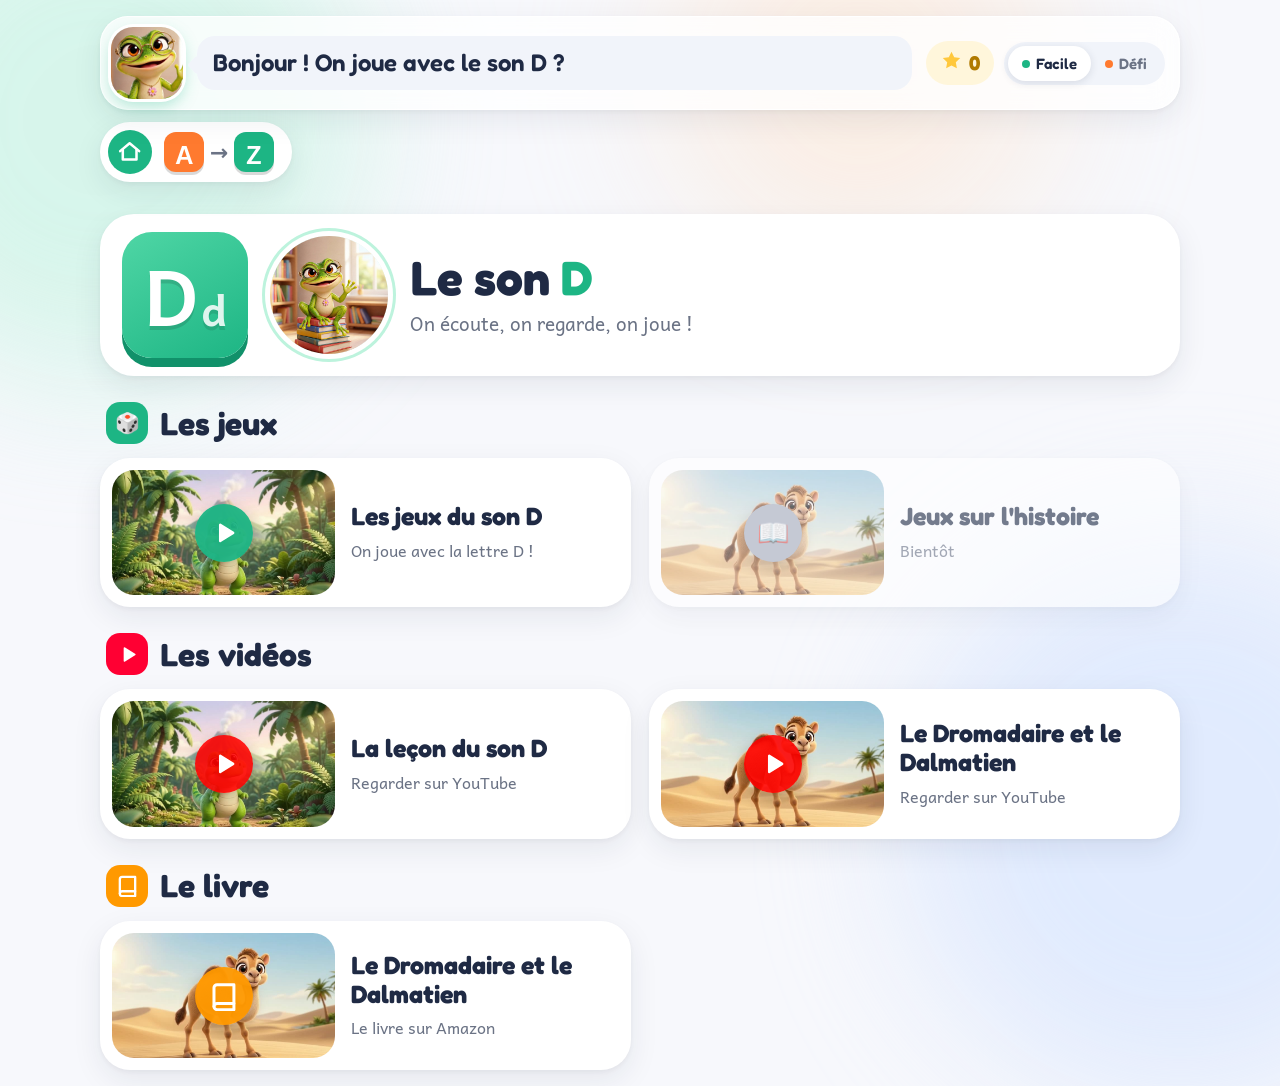
<file: d/index.html>
<!DOCTYPE html>
<html lang="fr">
<head>
<meta charset="utf-8">
<meta name="viewport" content="width=device-width, initial-scale=1">
<title>Les jeux de Lila – le son D</title>
<link rel="icon" href="../favicon.ico" sizes="any">
<link rel="icon" type="image/png" sizes="32x32" href="../favicon-32.png">
<link rel="icon" type="image/png" sizes="192x192" href="../favicon-192.png">
<link rel="apple-touch-icon" href="../apple-touch-icon.png">
<style>
@font-face{font-family:Fredoka;src:url(fonts/fredoka-latin-600-normal.woff2) format('woff2');font-weight:600}
@font-face{font-family:Fredoka;src:url(fonts/fredoka-latin-700-normal.woff2) format('woff2');font-weight:700}
@font-face{font-family:Andika;src:url(fonts/andika-latin-400-normal.woff2) format('woff2');font-weight:400}
@font-face{font-family:Andika;src:url(fonts/andika-latin-700-normal.woff2) format('woff2');font-weight:700}
:root{--ink:#1F2A44;--muted:#6B7385;--surface:#fff;--mint:#1DB584;--mint-d:#13976C;--sky:#4F8DF7;--orange:#FF7A2F;--sun:#FFC83D;--soft:#F1F4FA;--line:#E6EAF2;--shadow:0 10px 30px rgba(31,42,68,.08),0 2px 6px rgba(31,42,68,.05)}
*{box-sizing:border-box;margin:0}
html,body{min-height:100%}
body{font-family:Fredoka,system-ui,sans-serif;color:var(--ink);background:#F7F8FC;padding:16px;-webkit-tap-highlight-color:transparent;overflow-x:hidden}
body::before,body::after{content:"";position:fixed;z-index:-1;border-radius:50%;filter:blur(70px);opacity:.55}
body::before{width:520px;height:520px;left:-160px;top:-140px;background:#BDF3DD}
body::after{width:560px;height:560px;right:-180px;bottom:-200px;background:#CFE0FF}
.blob{position:fixed;z-index:-1;width:380px;height:380px;right:18%;top:-120px;border-radius:50%;filter:blur(80px);opacity:.45;background:#FFE1C7}
.wrap{max-width:1080px;margin:0 auto}
button{font:inherit;cursor:pointer;border:none;color:inherit;background:none}
svg.i{width:1.15em;height:1.15em;stroke:currentColor;fill:none;stroke-width:2.4;stroke-linecap:round;stroke-linejoin:round;flex:none}
svg.f{fill:currentColor;stroke:none}
header{display:flex;align-items:center;gap:14px;background:rgba(255,255,255,.78);backdrop-filter:blur(14px);-webkit-backdrop-filter:blur(14px);border:1px solid rgba(255,255,255,.9);border-radius:28px;padding:10px 14px 10px 10px;box-shadow:var(--shadow);position:sticky;top:10px;z-index:5}
.lila{width:72px;height:72px;border-radius:22px;flex:none;object-fit:cover;box-shadow:0 0 0 3px #fff,0 6px 16px rgba(29,181,132,.35)}
.lila.talk{animation:talk .45s ease-in-out 4}.lila.happy{animation:jump .7s ease 2}.lila.sad{animation:wig .5s}
@keyframes talk{50%{transform:scale(1.06) rotate(-3deg)}}
@keyframes jump{30%{transform:translateY(-10px) scale(1.06)}60%{transform:none}}
@keyframes wig{25%{transform:rotate(-6deg)}75%{transform:rotate(6deg)}}
.bubble{flex:1;font-size:clamp(17px,2.4vw,24px);font-weight:600;line-height:1.25;position:relative;background:var(--soft);border-radius:18px;padding:12px 16px}
.bubble::before{content:"";position:absolute;left:-7px;top:22px;width:14px;height:14px;background:var(--soft);transform:rotate(45deg);border-radius:3px}
.right{display:flex;align-items:center;gap:10px}
.stars{display:flex;align-items:center;gap:6px;font-size:20px;font-weight:700;background:#FFF6DB;color:#B07A00;border-radius:999px;padding:8px 14px}
.stars svg{color:var(--sun)}
.lvl{display:flex;background:var(--soft);border-radius:999px;padding:4px}
.lvl button{padding:8px 14px;border-radius:999px;font-size:15px;font-weight:600;color:var(--muted);transition:.2s}
.lvl button.on{background:#fff;color:var(--ink);box-shadow:0 2px 8px rgba(31,42,68,.12)}
.lvl button i{display:inline-block;width:8px;height:8px;border-radius:50%;margin-right:6px;vertical-align:1px}
.home{display:none;margin:14px 0 0;align-items:center;gap:8px;background:#fff;border-radius:999px;padding:10px 18px;font-size:17px;font-weight:600;box-shadow:var(--shadow)}
main{margin-top:18px}
.start{display:grid;grid-template-columns:1fr 1fr;gap:28px;align-items:center;background:#fff;border-radius:36px;padding:28px;box-shadow:var(--shadow)}
.start img{width:100%;border-radius:28px;aspect-ratio:1;object-fit:cover}
.start h1{font-size:clamp(34px,5vw,58px);line-height:1.05;font-weight:700}
.start h1 .a{color:var(--orange)}
.start p{color:var(--muted);font-size:20px;margin:12px 0 26px;font-family:Andika}
.cta{display:inline-flex;align-items:center;gap:12px;font-size:26px;font-weight:700;background:var(--mint);color:#fff;border-radius:999px;padding:16px 34px 16px 26px;box-shadow:0 10px 24px rgba(29,181,132,.35);transition:transform .15s}
.cta:active,.btn:active,.mbtn:active,.yn button:active{transform:scale(.96)}
.menu{display:grid;grid-template-columns:repeat(2,1fr);gap:18px}
.mbtn{background:#fff;border-radius:30px;padding:12px;display:flex;align-items:center;gap:16px;text-align:left;box-shadow:var(--shadow);transition:transform .15s,box-shadow .2s}
.mbtn:hover{box-shadow:0 16px 36px rgba(31,42,68,.12)}
.mbtn .th{width:44%;aspect-ratio:4/3;border-radius:22px;overflow:hidden;flex:none;position:relative}
.mbtn .th img{width:100%;height:100%;object-fit:cover}
.mbtn .th .ic{position:absolute;left:10px;bottom:10px;width:44px;height:44px;border-radius:14px;display:grid;place-items:center;color:#fff;font-size:22px;box-shadow:0 4px 12px rgba(0,0,0,.18)}
.mbtn b{display:block;font-size:clamp(20px,2.6vw,27px);font-weight:700;line-height:1.1}
.mbtn span.s{display:block;font-size:16px;color:var(--muted);margin-top:6px;font-family:Andika}
.panel{background:#fff;border-radius:34px;padding:20px;text-align:center;box-shadow:var(--shadow)}
.media{width:min(760px,100%);aspect-ratio:16/9;border-radius:24px;background:var(--soft);display:block;margin:0 auto;object-fit:cover}
.word{font-family:Andika;font-size:clamp(54px,10vw,96px);font-weight:700;line-height:1.1;color:var(--ink);margin-top:8px}
.a{color:var(--orange)}
.row{display:flex;gap:12px;justify-content:center;flex-wrap:wrap;margin-top:16px}
.btn{display:inline-flex;align-items:center;gap:10px;border-radius:999px;padding:14px 24px;font-size:21px;font-weight:600;transition:transform .15s}
.b-primary{background:var(--mint);color:#fff;box-shadow:0 8px 20px rgba(29,181,132,.3)}
.b-sky{background:#EAF1FF;color:var(--sky)}
.b-sun{background:#FFF3D6;color:#B06F00}
.b-ghost{background:var(--soft);color:var(--muted)}
.step{display:flex;gap:8px;justify-content:center;margin-top:14px;flex-wrap:wrap}
.step span{display:inline-flex;align-items:center;gap:8px;padding:9px 16px;border-radius:999px;background:var(--soft);color:#A3AABA;font-size:19px;font-weight:600;transition:.25s}
.step span.on{background:var(--mint);color:#fff;transform:scale(1.06);box-shadow:0 6px 16px rgba(29,181,132,.35)}
.choices{display:grid;gap:16px;margin-top:16px}
.choice{background:#fff;border-radius:26px;padding:8px;box-shadow:0 0 0 2px var(--line);transition:.2s}
.choice:hover{box-shadow:0 0 0 3px #C9D6F0}
.choice img{width:100%;aspect-ratio:16/9;object-fit:cover;border-radius:19px;display:block}
.choice.good{box-shadow:0 0 0 5px var(--mint),0 10px 24px rgba(29,181,132,.3);animation:pop .5s}
.choice.bad{animation:wig .45s;box-shadow:0 0 0 4px #FFB3A0}
@keyframes pop{50%{transform:scale(1.04)}}
.memo{display:grid;grid-template-columns:repeat(4,1fr);gap:14px;perspective:1000px}
.card{aspect-ratio:4/3;position:relative;transform-style:preserve-3d;transition:transform .45s;cursor:pointer}
.card.up,.card.done{transform:rotateY(180deg)}
.face{position:absolute;inset:0;border-radius:22px;backface-visibility:hidden;-webkit-backface-visibility:hidden;display:flex;align-items:center;justify-content:center;overflow:hidden}
.back{background:linear-gradient(140deg,#5ED3A8,#1DB584 55%,#139E74);box-shadow:0 6px 16px rgba(29,181,132,.28)}
.back::after{content:"";position:absolute;inset:8px;border-radius:16px;border:2px dashed rgba(255,255,255,.45)}
.back img{width:44%;border-radius:18px;box-shadow:0 0 0 3px rgba(255,255,255,.85)}
.front{background:#fff;box-shadow:0 0 0 2px var(--line);transform:rotateY(180deg)}
.front img{width:100%;height:100%;object-fit:cover}
.front .w{font-family:Andika;font-size:clamp(20px,3.6vw,40px);font-weight:700}
.card.done .front{box-shadow:0 0 0 4px var(--mint)}
.box .item{width:min(600px,100%);margin:0 auto}
.box .item img{width:100%;aspect-ratio:16/9;object-fit:cover;border-radius:24px}
.yn{display:flex;gap:14px;justify-content:center;margin-top:18px;flex-wrap:wrap}
.yn button{display:inline-flex;align-items:center;gap:12px;font-size:24px;font-weight:700;border-radius:24px;padding:18px 28px;transition:transform .15s}
.yn .y{background:var(--mint);color:#fff;box-shadow:0 8px 20px rgba(29,181,132,.3)}
.yn .n{background:#FFEDE5;color:#E0581C}
.prog{display:flex;gap:6px;justify-content:center;margin-top:18px}
.prog i{width:28px;height:8px;border-radius:99px;background:var(--line);transition:.3s}
.prog i.ok{background:var(--mint)}
.party{position:fixed;inset:0;pointer-events:none;z-index:9}
.party span{position:absolute;top:-30px;width:12px;height:18px;border-radius:3px;animation:fall 2.6s cubic-bezier(.3,.6,.6,1) forwards}
@keyframes fall{to{transform:translateY(110vh) rotate(540deg)}}
.end{display:grid;grid-template-columns:1fr 1fr;gap:24px;align-items:center;text-align:left}
.end img{width:100%;border-radius:28px;aspect-ratio:1;object-fit:cover}
.end h2{font-size:clamp(44px,7vw,72px);font-weight:700;color:var(--mint)}
.end p{font-family:Andika;font-size:22px;color:var(--muted);margin-top:6px}
.end .row{justify-content:flex-start}
@media (max-width:700px){.menu{grid-template-columns:1fr}.lila{width:56px;height:56px;border-radius:18px}.memo{grid-template-columns:repeat(2,1fr)}.start,.end{grid-template-columns:1fr;text-align:center}.end .row{justify-content:center}header{flex-wrap:wrap}.right{width:100%;justify-content:space-between}}
.slots{display:flex;gap:10px;justify-content:center;margin-top:18px;flex-wrap:wrap}
.slot{min-width:110px;height:96px;padding:0 18px;border-radius:22px;border:3px dashed #CBD3E3;display:flex;align-items:center;justify-content:center;font-family:Andika;font-size:56px;font-weight:700;color:var(--ink);transition:.25s}
.slot .ghost{color:#D5DBE7}
.slot.fill{border:3px solid var(--mint);background:#EAFBF4;animation:pop .35s}
.slots.done .slot{background:var(--mint);color:#fff;border-color:var(--mint)}
.slots.done .slot .a{color:#fff}
.tiles{display:flex;gap:12px;justify-content:center;margin-top:18px;flex-wrap:wrap}
.tile{font-family:Andika;font-size:48px;font-weight:700;background:#FFF3D6;color:#7A4B00;border-radius:22px;padding:10px 26px;box-shadow:0 6px 0 #F2D08A;transition:transform .15s}
.tile:active{transform:translateY(4px);box-shadow:0 2px 0 #F2D08A}
.tile.used{opacity:.25;box-shadow:none;cursor:default}
.tile.bad{animation:wig .45s;background:#FFE3DA}
.menu .mbtn:last-child:nth-child(odd){grid-column:1/-1;max-width:calc(50% - 9px);margin:0 auto;width:100%}
@media (max-width:700px){.slot{min-width:80px;height:76px;font-size:40px}.tile{font-size:38px}.menu .mbtn:last-child:nth-child(odd){max-width:none}}
.back2{display:inline-flex;align-items:center;gap:8px;margin:0 0 14px;background:#fff;border-radius:999px;padding:10px 18px;font-size:17px;font-weight:600;box-shadow:var(--shadow);color:var(--ink);text-decoration:none}
.vids{margin-top:26px}
.vids h2{font-size:clamp(24px,3.2vw,32px);font-weight:700;margin:0 0 14px 6px}
.vgrid{display:grid;grid-template-columns:repeat(2,1fr);gap:18px}
.vcard{display:flex;align-items:center;gap:16px;background:#fff;border-radius:30px;padding:12px;box-shadow:var(--shadow);text-decoration:none;color:var(--ink);transition:transform .15s,box-shadow .2s}
.vcard:hover{box-shadow:0 16px 36px rgba(31,42,68,.12)}
.vcard .th{width:44%;aspect-ratio:16/9;border-radius:22px;overflow:hidden;flex:none;position:relative}
.vcard .th img{width:100%;height:100%;object-fit:cover}
.vcard .th .pl{position:absolute;inset:0;margin:auto;width:58px;height:58px;border-radius:50%;background:rgba(255,0,0,.88);color:#fff;display:grid;place-items:center;font-size:26px;box-shadow:0 6px 16px rgba(0,0,0,.25)}
.vcard b{display:block;font-size:clamp(19px,2.4vw,25px);font-weight:700;line-height:1.15}
.vcard span.s{display:block;font-size:16px;color:var(--muted);margin-top:6px;font-family:Andika}
.vcard.soon{opacity:.6;cursor:default}.vcard.soon .pl{background:#A3AABA}
@media (max-width:700px){.vgrid{grid-template-columns:1fr}}
.pond{position:relative;height:clamp(300px,52vh,460px);border-radius:26px;background:linear-gradient(180deg,#D6F4FF,#8CD8F2 55%,#57B6DE);overflow:hidden;margin-top:12px}
.fish{position:absolute;left:0;top:0;width:92px;height:92px;border-radius:50%;font-family:Andika;font-weight:700;font-size:58px;line-height:1;display:grid;place-items:center;color:var(--ink);box-shadow:0 6px 0 rgba(31,42,68,.15),0 10px 20px rgba(31,42,68,.12);will-change:transform}
.fish.caught{animation:catch .6s forwards;pointer-events:none}@keyframes catch{to{opacity:0;scale:1.6}}
.fish.nope{animation:wig2 .45s}@keyframes wig2{25%{rotate:-14deg}75%{rotate:14deg}}
.lotog .choice{position:relative}.tok{position:absolute;inset:0;margin:auto;width:64px;height:64px;border-radius:50%;background:var(--mint);color:#fff;display:none;place-items:center;font-size:34px;box-shadow:0 6px 16px rgba(29,181,132,.4)}.won .tok{display:grid}.won img{opacity:.55}
.gapc{display:inline-block;min-width:.7em;border-bottom:6px solid #CBD3E3;color:#CBD3E3;margin-right:2px}.gapc.ok{color:var(--orange);border-color:var(--mint)}
@media (max-width:700px){.fish{width:72px;height:72px;font-size:46px}}
.vcard.book .th .pl{background:rgba(255,153,0,.95)}

/* nouvel accueil de la lettre (proposition 25/11) */
.start2{display:grid;grid-template-columns:auto auto 1fr auto;gap:22px;align-items:center;background:#fff;border-radius:34px;padding:18px 22px;box-shadow:var(--shadow)}
.tile2{width:126px;height:126px;border-radius:30px;background:linear-gradient(150deg,var(--c1),var(--c2));box-shadow:0 9px 0 var(--c3);display:grid;place-items:center;color:#fff}
.tile2 b{font-family:Andika;font-size:76px;line-height:1;font-weight:700;text-shadow:0 4px 0 rgba(0,0,0,.12)}.tile2 b i{font-style:normal;font-size:.55em;opacity:.85;margin-left:2px}
.lila2{width:118px;height:118px;border-radius:50%;object-fit:cover;object-position:50% 30%;box-shadow:0 0 0 5px #fff,0 0 0 8px #BDF3DD;animation:bob 3.5s ease-in-out infinite}
@keyframes bob{50%{transform:translateY(-6px) rotate(-2deg)}}
.txt2 h1{font-size:clamp(30px,4vw,48px);line-height:1.05;font-weight:700}.txt2 h1 span{color:var(--c2)}
.txt2 p{font-family:Andika;color:var(--muted);font-size:19px;margin-top:6px}
.cta2{font-size:28px;padding:20px 36px 20px 28px}
.vids h2{display:flex;align-items:center;gap:12px}
.hic{width:42px;height:42px;border-radius:14px;display:grid;place-items:center;color:#fff;font-size:20px;flex:none}
.back2{gap:12px;padding:8px 18px 8px 8px;margin:12px 0 14px}
.hico{width:44px;height:44px;border-radius:50%;background:var(--mint);color:#fff;display:grid;place-items:center;font-size:22px}
.az{display:flex;align-items:center;gap:6px}.az i{font-style:normal;font-family:Andika;font-weight:700;color:#fff;width:40px;height:40px;border-radius:12px;display:grid;place-items:center;font-size:26px;box-shadow:0 3px 0 rgba(0,0,0,.15)}.az em{font-style:normal;color:var(--muted);font-size:22px}
.home{gap:12px;padding:8px 20px 8px 8px}
.mini4{display:grid;grid-template-columns:1fr 1fr;gap:4px;width:44px;height:44px;padding:5px;border-radius:14px;background:var(--soft)}.mini4 i{border-radius:5px}
.home .lbl{font-size:20px}
@media (max-width:820px){.start2{grid-template-columns:auto 1fr;text-align:left}.lila2{display:none}.cta2{grid-column:1/-1;justify-content:center}}
@media (max-width:460px){.tile2{width:96px;height:96px}.tile2 b{font-size:58px}}
.front .w{padding:6px;text-align:center;line-height:1.05}
</style>
</head>
<body>
<div class="blob"></div>
<div class="wrap">
  <header>
    <img class="lila" id="lila" src="img/lila_face.jpg" alt="Lila">
    <div class="bubble" id="bubble">Bonjour ! On joue avec le son D ?</div>
    <div class="right">
      <div class="stars"><span id="staricon"></span><span id="score">0</span></div>
      <div class="lvl"><button id="l1" class="on"><i style="background:#1DB584"></i>Facile</button><button id="l2"><i style="background:#FF7A2F"></i>Défi</button></div>
    </div>
  </header>
  <a class="back2" href="../index.html" id="back2"></a>
  <button class="home" id="home"></button>
  <main id="main"></main>
</div>
<div class="party" id="party"></div>
<script>
const I={
play:'<svg class="i f" viewBox="0 0 24 24"><path d="M8 5.5v13a1 1 0 0 0 1.5.86l10.4-6.5a1 1 0 0 0 0-1.72L9.5 4.64A1 1 0 0 0 8 5.5z"/></svg>',
replay:'<svg class="i" viewBox="0 0 24 24"><path d="M3 12a9 9 0 1 0 3-6.7L3 8"/><path d="M3 3v5h5"/></svg>',
sound:'<svg class="i" viewBox="0 0 24 24"><path d="M11 5 6 9H3v6h3l5 4z"/><path d="M15.5 8.5a5 5 0 0 1 0 7"/><path d="M18.5 5.5a9 9 0 0 1 0 13"/></svg>',
check:'<svg class="i" viewBox="0 0 24 24"><path d="M5 12.5l4.5 4.5L19 7.5"/></svg>',
next:'<svg class="i" viewBox="0 0 24 24"><path d="M5 12h14"/><path d="M13 6l6 6-6 6"/></svg>',
home:'<svg class="i" viewBox="0 0 24 24"><path d="M3 11.5 12 4l9 7.5"/><path d="M5.5 10v9.5h13V10"/></svg>',
star:'<svg class="i f" viewBox="0 0 24 24"><path d="M12 2.8l2.8 5.8 6.3.9-4.6 4.4 1.1 6.3L12 17.2l-5.6 3 1.1-6.3L2.9 9.5l6.3-.9z"/></svg>',
eye:'<svg class="i" viewBox="0 0 24 24"><path d="M2 12s3.6-7 10-7 10 7 10 7-3.6 7-10 7S2 12 2 12z"/><circle cx="12" cy="12" r="3"/></svg>',
mic:'<svg class="i" viewBox="0 0 24 24"><rect x="9" y="3" width="6" height="11" rx="3"/><path d="M5 11a7 7 0 0 0 14 0"/><path d="M12 18v3"/></svg>',
timer:'<svg class="i" viewBox="0 0 24 24"><circle cx="12" cy="13" r="8"/><path d="M12 9v4l2.5 2"/><path d="M10 2h4"/></svg>',
hand:'<svg class="i" viewBox="0 0 24 24"><path d="M18 11V6a2 2 0 0 0-4 0v5"/><path d="M14 10V4a2 2 0 0 0-4 0v6"/><path d="M10 10.5V6a2 2 0 0 0-4 0v8"/><path d="M18 8a2 2 0 1 1 4 0v6a8 8 0 0 1-8 8h-2c-2.8 0-4.5-.86-5.99-2.34l-3.6-3.6a2 2 0 0 1 2.83-2.82L7 15"/></svg>',
target:'<svg class="i" viewBox="0 0 24 24"><circle cx="12" cy="12" r="9"/><circle cx="12" cy="12" r="5"/><circle cx="12" cy="12" r="1.5"/></svg>',
cards:'<svg class="i" viewBox="0 0 24 24"><rect x="3" y="6" width="11" height="15" rx="2.5"/><path d="M8 3.5h10.5A2.5 2.5 0 0 1 21 6v12"/></svg>',
box:'<svg class="i" viewBox="0 0 24 24"><path d="M21 8l-9-5-9 5 9 5 9-5z"/><path d="M3 8v8l9 5 9-5V8"/><path d="M12 13v8"/></svg>',
puzzle:'<svg class="i" viewBox="0 0 24 24"><path d="M10 3h4v2.5a1.5 1.5 0 0 0 3 0V3h4v6h-2.5a1.5 1.5 0 0 0 0 3H21v9h-6v-2.5a1.5 1.5 0 0 0-3 0V21H3v-6h2.5a1.5 1.5 0 0 0 0-3H3V3h7z"/></svg>',
no:'<svg class="i" viewBox="0 0 24 24"><path d="M6 6l12 12"/><path d="M18 6 6 18"/></svg>',
};

const CFG={"letter": "D", "first": "d", "words": ["dauphin", "dinde", "dromadaire", "dalmatien", "dragon", "dinosaure"], "label": {"dauphin": "dauphin", "dinde": "dinde", "dromadaire": "dromadaire", "dalmatien": "dalmatien", "dragon": "dragon de Komodo", "dinosaure": "dinosaure", "avion": "avion", "ami": "ami", "abeille": "abeille", "ane": "âne", "alouette": "alouette", "agneau": "agneau", "alligator": "alligator", "bebe": "bébé", "baleine": "baleine", "bison": "bison", "biche": "biche", "belette": "belette", "bouc": "bouc", "babouin": "babouin", "bateau": "bateau", "canard": "canard", "castor": "castor", "coq": "coq", "coccinelle": "coccinelle", "cameleon": "caméléon", "crabe": "crabe", "ecureuil": "écureuil", "elan": "élan", "elephant": "éléphant", "escargot": "escargot"}, "syl": {"dauphin": ["dau", "phin"], "dinde": ["din", "de"], "dromadaire": ["dro", "ma", "daire"], "dalmatien": ["dal", "ma", "tien"], "dragon": ["dra", "gon", "de", "Ko", "mo", "do"], "dinosaure": ["di", "no", "saure"]}, "menu": ["dauphin", "dinde", "dalmatien", "dromadaire", "dinosaure"], "videos": [{"title": "La leçon du son D", "img": "dinosaure", "url": "https://youtu.be/VT1_B1NE_Ao"}, {"title": "Le Dromadaire et le Dalmatien", "img": "dromadaire", "url": "https://youtu.be/_miNB2Eadso"}], "other": ["avion", "ami", "abeille", "ane", "alouette", "agneau", "alligator", "bebe", "baleine", "bison", "biche", "belette", "bouc", "babouin", "bateau", "canard", "castor", "coq", "coccinelle", "cameleon", "crabe", "ecureuil", "elan", "elephant", "escargot"], "games": ["rep", "peche", "memo", "manque"], "books": [{"title": "Le Dromadaire et le Dalmatien", "img": "dromadaire", "url": "https://www.amazon.fr/dp/B0HSSXY6DC"}], "col": ["#4FD6A5", "#1DB584", "#11916A"]};
const AW=CFG.words, OTHER=CFG.other, LABEL=CFG.label, L=CFG.letter;
const $=id=>document.getElementById(id);
setTimeout(()=>{$('staricon').innerHTML=I.star;$('home').innerHTML='<span class="mini4"><i style="background:#1DB584"></i><i style="background:#4F8DF7"></i><i style="background:#E84D8A"></i><i style="background:#FFB020"></i></span><span class="lbl">Jeux</span>';$('home').setAttribute('aria-label','Retour aux jeux');$('back2').innerHTML='<span class="hico">'+I.home+'</span><span class="az"><i style="background:#FF7A2F">A</i><em>→</em><i style="background:#1DB584">Z</i></span>';$('back2').setAttribute('aria-label','Toutes les lettres');},0);
let level=1,score=0,gen=0;

// ---------- son ----------
const player=new Audio();
let stopFlag=0;
function play(src){return new Promise(res=>{try{player.pause();player.src=src;player.onended=()=>res();player.onerror=()=>res();const p=player.play();if(p&&p.catch)p.catch(()=>res());}catch(e){res();}});}
const wait=ms=>new Promise(r=>setTimeout(r,ms));
async function seq(items){const g=gen;for(const it of items){if(g!==gen)return false;if(typeof it==='number')await wait(it);else if(typeof it==='function')it();else await play(it);}return g===gen;}
const W=w=>`snd/${w}.mp3`, P=p=>`snd/p_${p}.mp3`, C=w=>`snd/c_${w}.mp3`;
let actx=null;
function ding(ok=true){try{actx=actx||new (window.AudioContext||window.webkitAudioContext)();const n=ok?[660,880,1100]:[330,262];n.forEach((f,i)=>{const o=actx.createOscillator(),g=actx.createGain();o.frequency.value=f;g.gain.setValueAtTime(.0001,actx.currentTime+i*.12);g.gain.exponentialRampToValueAtTime(.15,actx.currentTime+i*.12+.02);g.gain.exponentialRampToValueAtTime(.0001,actx.currentTime+i*.12+.3);o.connect(g).connect(actx.destination);o.start(actx.currentTime+i*.12);o.stop(actx.currentTime+i*.12+.35);});}catch(e){}}

// ---------- Lila ----------
function lila(msg,mood='talk'){ $('bubble').textContent=msg; const l=$('lila'); l.className='lila'; void l.offsetWidth; l.classList.add(mood); }
function star(n=1){score+=n;$('score').textContent=score;}
function confetti(){const e=['#1DB584','#FF7A2F','#4F8DF7','#FFC83D','#B98BFF'],p=$('party');for(let i=0;i<40;i++){const s=document.createElement('span');s.style.background=e[i%e.length];s.style.left=Math.random()*100+'vw';s.style.animationDelay=Math.random()*.6+'s';p.appendChild(s);setTimeout(()=>s.remove(),3300);}}
const shuffle=a=>{a=a.slice();for(let i=a.length-1;i>0;i--){const j=Math.floor(Math.random()*(i+1));[a[i],a[j]]=[a[j],a[i]];}return a;};
const firstHTML=t=>{const m=t.match(new RegExp('^('+CFG.first+')(.*)$','i'));return m?`<span class="a">${m[1]}</span>${m[2]}`:t;};
const wordHTML=w=>firstHTML(LABEL[w]);
const prog=(n,i)=>'<div class="prog">'+Array.from({length:n},(_,k)=>`<i class="${k<i?'ok':''}"></i>`).join('')+'</div>';
function reset(){gen++;try{player.pause();}catch(e){} document.querySelectorAll('video').forEach(v=>{try{v.pause();}catch(e){}});}

// ---------- accueil / menu ----------
function start(){const [c1,c2,c3]=CFG.col||['#4FD6A5','#1DB584','#11916A'];
  $('main').innerHTML=`<div class="start2" style="--c1:${c1};--c2:${c2};--c3:${c3}">
    <div class="tile2"><b>${L}<i>${L.toLowerCase()}</i></b></div>
    <img class="lila2" src="img/lila.jpg" alt="Lila">
    <div class="txt2"><h1>Le son <span>${L}</span></h1><p>On écoute, on regarde, on joue !</p></div>
    </div>`+games()+vids()+books();
  $('go').onclick=()=>menu(); }
function books(){if(!(CFG.books||[]).length)return '';return `<div class="vids"><h2><span class="hic" style="background:#FF9900">${I.book}</span>Le livre</h2><div class="vgrid">${CFG.books.map(v=>{const on=!!v.url;return `<${on?'a':'div'} class="vcard book${on?'':' soon'}"${on?` href="${v.url}" target="_blank" rel="noopener"`:''}><div class="th"><img src="img/${v.img}_n.jpg" alt=""><span class="pl">${I.book}</span></div><div><b>${v.title}</b><span class="s">${on?'Le livre sur Amazon':'Bientôt'}</span></div></${on?'a':'div'}>`;}).join('')}</div></div>`;}
function games(){return `<div class="vids"><h2><span class="hic" style="background:#1DB584">🎲</span>Les jeux</h2><div class="vgrid"><button class="vcard" id="go" style="text-align:left;font:inherit"><div class="th"><img src="img/${CFG.videos[0].img}_n.jpg" alt=""><span class="pl" style="background:rgba(29,181,132,.95)">${I.play}</span></div><div><b>Les jeux du son ${L}</b><span class="s">On joue avec la lettre ${L} !</span></div></button><div class="vcard soon"><div class="th"><img src="img/${CFG.videos[CFG.videos.length-1].img}_n.jpg" alt=""><span class="pl">📖</span></div><div><b>Jeux sur l'histoire</b><span class="s">Bientôt</span></div></div></div></div>`;}
function vids(){return `<div class="vids"><h2><span class="hic" style="background:#FF0033">${I.play}</span>Les vidéos</h2><div class="vgrid">${CFG.videos.map(v=>{const on=!!v.url;return `<${on?'a':'div'} class="vcard${on?'':' soon'}"${on?` href="${v.url}" target="_blank" rel="noopener"`:''}><div class="th"><img src="img/${v.img}_n.jpg" alt=""><span class="pl">${I.play}</span></div><div><b>${v.title}</b><span class="s">${on?'Regarder sur YouTube':'Bientôt'}</span></div></${on?'a':'div'}>`;}).join('')}</div></div>`;}
function menu(){reset();$('home').style.display='none';$('back2').style.display='inline-flex';
  $('main').innerHTML=`<div class="menu">${CFG.games.map((g,k)=>{const [c,ic,t,s]=GAMES[g];return `<button class="mbtn" data-g="${g}"><div class="th"><img src="img/${CFG.menu[k%CFG.menu.length]}_n.jpg" alt=""><span class="ic" style="background:${c}">${I[ic]}</span></div><div><b>${t}</b><span class="s">${s}</span></div></button>`;}).join('')}</div>`;
  document.querySelectorAll('.mbtn').forEach(b=>b.onclick=()=>{$('home').style.display='inline-flex';$('back2').style.display='none';({rep,find,memo,box,join,loto,peche,manque})[b.dataset.g]();});
  lila('Choisis un jeu !');seq([P('choisis')]);
}
$('home').onclick=menu;
function setLevel(n){level=n;$('l1').classList.toggle('on',n===1);$('l2').classList.toggle('on',n===2);if($('go'))return;menu();}
$('l1').onclick=()=>setLevel(1);$('l2').onclick=()=>setLevel(2);

function finish(again){reset();ding();confetti();star(3);
  $('main').innerHTML=`<div class="panel end"><img src="img/lila_bravo.jpg" alt=""><div><h2>Bravo !</h2><p>Tu as tout trouvé. C'est super !</p>
   <div class="row"><button class="btn b-primary" id="again">${I.replay} Rejouer</button><button class="btn b-sky" id="back">${I.home} Autre jeu</button></div></div></div>`;
  $('again').onclick=again;$('back').onclick=menu;
  lila('Bravo ! Tu as tout trouvé ! C\'est super !','happy');seq([P('fini')]);
}

// ---------- 1. Écoute et répète ----------
function rep(){reset();const list=shuffle(AW);let i=0;
  function show(){reset();if(i>=list.length)return finish(rep);
    const w=list[i];const hide=level===2;let shown=!hide;
    $('main').innerHTML=`<div class="panel">
      <video class="media" id="vid" src="vid/${w}.mp4" poster="img/${hide?w+'_n':w}.jpg" playsinline muted preload="auto" style="${hide?'filter:blur(18px)':''}"></video>
      <div class="word">${wordHTML(w)}</div>
      <div class="row">
        <button class="btn b-sky" id="again">${hide?I.eye+' Voir et écouter':I.replay+' Revoir'}</button>
        <button class="btn b-primary" id="said">${I.check} Je l'ai dit !</button>
        <button class="btn b-ghost" id="next" aria-label="Suivant">${I.next}</button>
      </div>${prog(list.length,i)}</div>`;
    const watch=async()=>{reset();const v=$('vid');v.style.filter='none';
      if(!shown){shown=true;$('again').innerHTML=I.replay+' Revoir';}
      lila('Regarde ! Qui est-ce ?','talk');v.muted=true;v.currentTime=0;const p=v.play();if(p&&p.catch)p.catch(()=>{});play(C(w));};
    if(hide){lila('Lis le mot avec ton doigt… puis regarde !','talk');}
    else watch();
    $('again').onclick=watch;
    $('said').onclick=()=>{reset();star();ding();lila('Bravo !','happy');seq([P('bravo'),400,()=>{i++;show();}]);};
    $('next').onclick=()=>{i++;show();};
  }
  show();
}

// ---------- 2. Trouve l'image ----------
function find(){reset();const list=shuffle(AW);let i=0;const n=level===1?2:3;
  function show(){reset();if(i>=list.length)return finish(find);
    const w=list[i];const opts=shuffle([w,...shuffle(AW.filter(x=>x!==w)).slice(0,n-1)]);
    $('main').innerHTML=`<div class="panel">
      ${level===2?`<div class="word">${wordHTML(w)}</div>`:''}
      <div class="row" style="margin-top:4px"><button class="btn b-sky" id="again">${I.sound} ${level===2?'Aide : écouter':'Réécouter'}</button><button class="btn b-ghost" id="next" aria-label="Suivant">${I.next}</button></div>
      <div class="choices" style="grid-template-columns:repeat(${n},1fr)">${opts.map((o,k)=>`<button class="choice" data-k="${k}"><img src="img/${o}_n.jpg" alt=""></button>`).join('')}</div>
      ${prog(list.length,i)}</div>`;
    if(level===1){lila('Montre-moi : '+LABEL[w]+' !');seq([P('montre'),W(w)]);}
    else{lila('Lis le mot, et trouve la bonne image.');seq([P('lis')]);}
    $('again').onclick=()=>seq(level===1?[P('montre'),W(w)]:[W(w)]);
    $('next').onclick=()=>{i++;show();};
    let lock=false;
    document.querySelectorAll('.choice').forEach(b=>b.onclick=()=>{if(lock)return;const o=opts[+b.dataset.k];
      if(o===w){lock=true;b.classList.add('good');ding();star();lila('Bravo ! '+LABEL[w]+' !','happy');reset();const nx=$('next');nx.className='btn b-primary';nx.innerHTML=I.next+' Suivant';seq([W(w),300,P('bravo')]);}
      else{b.classList.remove('bad');void b.offsetWidth;b.classList.add('bad');ding(false);lila('Presque ! Essaie encore.','sad');reset();seq([P('presque')]);}});
  }
  show();
}

// ---------- 3. Les paires (16 cartes) ----------
function memo(){reset();
  const pick=shuffle(AW).slice(0,4);
  const cards=shuffle(pick.flatMap(w=>[{w,kind:'img'},{w,kind:level===1?'img':'word'}]));
  $('main').innerHTML=`<div class="panel"><div class="memo">${cards.map((c,i)=>`
    <div class="card" data-i="${i}"><div class="face back"><img src="img/lila_face.jpg" alt=""></div><div class="face front">${c.kind==='img'?`<img src="img/${level===1?c.w:c.w+'_n'}.jpg" alt="">`:`<div class="w">${wordHTML(c.w)}</div>`}</div></div>`).join('')}</div>
    <div class="prog" id="mp">${pick.map(()=>'<i></i>').join('')}</div></div>`;
  lila(level===1?'Retourne deux cartes, et trouve les paires !':'Trouve l\'image et son mot !');seq([P('paires')]);
  let open=[],lock=false,found=0;
  document.querySelectorAll('.card').forEach(el=>el.onclick=()=>{
    if(lock||el.classList.contains('up')||el.classList.contains('done'))return;
    const c=cards[+el.dataset.i];el.classList.add('up');reset();seq([W(c.w)]);open.push([el,c]);
    if(open.length===2){lock=true;const [[e1,c1],[e2,c2]]=open;
      if(c1.w===c2.w){setTimeout(()=>{e1.classList.add('done');e2.classList.add('done');ding();star();found++;
          document.querySelectorAll('#mp i')[found-1].classList.add('ok');lila('Bravo ! '+LABEL[c1.w]+' !','happy');open=[];lock=false;
          if(found===pick.length)setTimeout(()=>finish(memo),1500);else seq([P('bravo')]);},800);}
      else{setTimeout(()=>{e1.classList.remove('up');e2.classList.remove('up');lila('Pas pareil… Essaie encore !','sad');seq([P('paspareil')]);open=[];lock=false;},1600);}
    }});
}

// ---------- 4. La boîte à (lettre) ----------
function box(){const S=CFG.sound||L;reset();const list=shuffle([...shuffle(AW).slice(0,4),...shuffle(OTHER).slice(0,4)]);let i=0;
  function show(){reset();if(i>=list.length)return finish(box);
    const w=list[i];const isA=AW.includes(w);
    $('main').innerHTML=`<div class="panel"><div class="box">
      <div class="item"><img src="img/${w}_n.jpg" alt="">${level===2?`<div class="word" style="font-size:clamp(44px,8vw,72px)">${LABEL[w]}</div>`:''}</div></div>
      <div class="row"><button class="btn b-sky" id="again">${I.sound} Écouter</button></div>
      <div class="yn"><button class="y" id="yes">${I.box} Oui, ${S} !</button><button class="n" id="no">${I.no} Pas de ${S}</button></div>
      ${prog(list.length,i)}</div>`;
    lila('Est-ce que ça commence par '+S+' ?');
    seq(level===1?[W(w),300,P('commence')]:[P('commence')]);
    $('again').onclick=()=>seq([W(w)]);
    let lock=false;
    const answer=yes=>{if(lock)return;reset();
      if(yes===isA){lock=true;ding();star();lila(isA?'Oui ! Ça commence par '+S+'. Dans la boîte !':'Bien vu ! Ça ne commence pas par '+S+'.','happy');seq([P(isA?'oui':'bienvu'),300,()=>{i++;show();}]);}
      else{ding(false);lila('Écoute bien. Est-ce que tu entends '+S+' au début ?','sad');seq([P('ecoute'),300,W(w)]);}};
    $('yes').onclick=()=>answer(true);$('no').onclick=()=>answer(false);
  }
  show();
}

// ---------- 5. Le mot en morceaux ----------
const SYL=CFG.syl;
function join(){reset();const list=shuffle(AW.filter(w=>SYL[w]&&SYL[w].length>1));let i=0;
  function show(){reset();if(i>=list.length)return finish(join);
    const w=list[i];const syl=SYL[w];
    let tiles=syl.map((t,k)=>({t,k}));
    if(level===2){const others=shuffle(AW.filter(x=>x!==w)).flatMap(x=>SYL[x].slice(1)).filter(t=>!syl.includes(t));tiles.push({t:others[0],k:-1});}
    do{tiles=shuffle(tiles);}while(tiles.length>1&&tiles.every((x,n)=>x.k===n));
    $('main').innerHTML=`<div class="panel">
      <img class="media" src="img/${w}_n.jpg" alt="" style="max-width:520px">
      <div class="slots">${syl.map((t,k)=>`<div class="slot" id="sl${k}">${level===1?`<span class="ghost">${t}</span>`:''}</div>`).join('')}</div>
      <div class="tiles">${tiles.map((x,n)=>`<button class="tile" data-n="${n}">${x.t}</button>`).join('')}</div>
      <div class="row"><button class="btn b-sky" id="again">${I.sound} Écouter</button><button class="btn b-ghost" id="next" aria-label="Suivant">${I.next}</button></div>
      ${prog(list.length,i)}</div>`;
    lila(level===1?'Remets les morceaux dans l\'ordre !':'Construis le mot. Attention, un morceau est en trop !');
    seq([W(w)]);
    $('again').onclick=()=>seq([W(w)]);
    $('next').onclick=()=>{i++;show();};
    let pos=0;
    document.querySelectorAll('.tile').forEach(b=>b.onclick=()=>{if(pos>=syl.length||b.disabled)return;const x=tiles[+b.dataset.n];
      if(x.t===syl[pos]){b.disabled=true;b.classList.add('used');const sl=$('sl'+pos);sl.innerHTML=(pos===0?firstHTML(x.t):x.t);sl.classList.add('fill');pos++;ding();
        if(pos===syl.length){star();lila('Bravo ! '+LABEL[w]+' !','happy');reset();document.querySelector('.slots').classList.add('done');
          const nx=$('next');nx.className='btn b-primary';nx.innerHTML=I.next+' Suivant';seq([W(w),300,P('bravo')]);}}
      else{b.classList.remove('bad');void b.offsetWidth;b.classList.add('bad');ding(false);lila('Presque ! Quel morceau vient '+(pos===0?'en premier':'après')+' ?','sad');}});
  }
  show();
}

// ---------- jeux ajoutés le 24/11 ----------
const LETTERS=['A','B','C','D','E','F','G','H'];
Object.assign(I,{
book:'<svg class="i" viewBox="0 0 24 24"><path d="M4 5.5A2.5 2.5 0 0 1 6.5 3H20v15H6.5A2.5 2.5 0 0 0 4 20.5z"/><path d="M4 20.5A2.5 2.5 0 0 0 6.5 23H20v-5"/></svg>',
grid:'<svg class="i" viewBox="0 0 24 24"><rect x="3" y="3" width="7" height="7" rx="1.5"/><rect x="14" y="3" width="7" height="7" rx="1.5"/><rect x="3" y="14" width="7" height="7" rx="1.5"/><rect x="14" y="14" width="7" height="7" rx="1.5"/></svg>',
fish:'<svg class="i" viewBox="0 0 24 24"><path d="M2 12s4-6 11-6c4 0 7 3 9 6-2 3-5 6-9 6-7 0-11-6-11-6z"/><path d="M2 12 0 8m2 4-2 4"/><circle cx="16" cy="11" r="1"/></svg>',
gap:'<svg class="i" viewBox="0 0 24 24"><path d="M4 20h5"/><path d="M12 6h8M12 12h8M12 18h8"/><path d="M6.5 4v10"/></svg>',
pen:'<svg class="i" viewBox="0 0 24 24"><path d="M15 4.5l4.5 4.5L9 19.5H4.5V15z"/><path d="M13 6.5l4.5 4.5"/></svg>'});
const GAMES={
 rep:['#1DB584','sound','Écoute et répète','Les amis de Lila se présentent'],
 find:['#4F8DF7','target',"Trouve l'image",'Touche la bonne image'],
 memo:['#B98BFF','cards','Les paires','8 cartes cachées'],
 box:['#FF7A2F','box','La boîte à '+(CFG.sound||L),'Ça commence par '+(CFG.sound||L)+' ?'],
 join:['#FFB020','puzzle','Le mot en morceaux',"Remets les syllabes dans l'ordre"],
 loto:['#E84D8A','grid','Le loto de Lila','Remplis ta carte'],
 peche:['#2FA8D8','fish','La pêche aux lettres','Attrape tous les '+L],
 manque:['#7A5CFA','gap','La lettre qui manque','Quelle lettre au début ?'],};

// ---------- Le loto de Lila ----------
function loto(){reset();const n=Math.min(level===1?4:6,AW.length);const card=shuffle(AW).slice(0,n);const calls=shuffle(card);let i=0;
  $('main').innerHTML=`<div class="panel">
    <div id="call"></div>
    <div class="row" style="margin-top:4px"><button class="btn b-sky" id="again">${I.sound} ${level===2?'Aide : écouter':'Réécouter'}</button></div>
    <div class="choices lotog" style="grid-template-columns:repeat(${n===4?2:3},1fr)">${card.map(o=>`<button class="choice" data-w="${o}"><img src="img/${o}_n.jpg" alt=""><span class="tok">${I.star}</span></button>`).join('')}</div>
    <div class="prog" id="lp">${card.map(()=>'<i></i>').join('')}</div></div>`;
  let lock=false;
  function call(){reset();if(i>=calls.length)return setTimeout(()=>finish(loto),900);lock=false;const w=calls[i];
    $('call').innerHTML=level===2?`<div class="word">${wordHTML(w)}</div>`:'';
    if(level===1){lila('Montre-moi : '+LABEL[w]+' !');seq([P('montre'),W(w)]);}else{lila('Lis le mot, et trouve-le sur ta carte.');seq([P('lis')]);}}
  $('again').onclick=()=>{const w=calls[i];if(w)seq(level===1?[P('montre'),W(w)]:[W(w)]);};
  document.querySelectorAll('.lotog .choice').forEach(b=>b.onclick=()=>{if(lock||b.classList.contains('won')||i>=calls.length)return;const w=calls[i];
    if(b.dataset.w===w){lock=true;b.classList.add('good','won');ding();star();document.querySelectorAll('#lp i')[i].classList.add('ok');lila('Bravo ! '+LABEL[w]+' !','happy');reset();i++;seq([W(w),300,P('bravo'),300,call]);}
    else{b.classList.remove('bad');void b.offsetWidth;b.classList.add('bad');ding(false);lila('Presque ! Essaie encore.','sad');reset();seq([P('presque')]);}});
  call();
}

// ---------- La pêche aux lettres (majuscules) ----------
function peche(){reset();const g0=gen;const goal=6;let got=0;
  const others=LETTERS.filter(x=>x!==L);const kinds=level===1?shuffle(others).slice(0,2):others;const speed=level===1?55:85;
  $('main').innerHTML=`<div class="panel"><div class="word" style="font-size:clamp(34px,6vw,56px)">Attrape les <span class="a">${L}</span> !</div>
    <div class="pond" id="pond"></div><div class="prog" id="pp">${Array.from({length:goal},()=>'<i></i>').join('')}</div></div>`;
  lila('Attrape tous les '+L+' ! Touche seulement les '+L+'.');
  const pond=$('pond'),cols=['#FFFFFF','#FFF3D6','#EAFBF4','#EAF1FF','#F6EDFF','#FFEDE5'];let fish=[],last=0,spawnT=0,sinceGood=0;
  function spawn(){const W=pond.clientWidth,H=pond.clientHeight;const good=sinceGood>=2||Math.random()<.45;const ch=good?L:kinds[Math.floor(Math.random()*kinds.length)];sinceGood=good?0:sinceGood+1;
    const el=document.createElement('button');el.className='fish';el.textContent=ch;el.style.background=cols[Math.floor(Math.random()*cols.length)];
    const dir=Math.random()<.5?1:-1;const f={el,ch,dir,x:dir>0?-100:W+10,y:20+Math.random()*(H-130),ph:Math.random()*6,v:speed*(0.8+Math.random()*.5)};
    el.onclick=()=>{if(el.classList.contains('caught'))return;
      if(ch===L){el.classList.add('caught');ding();star();got++;document.querySelectorAll('#pp i')[got-1].classList.add('ok');lila('Bravo ! C\'est un '+L+' !','happy');
        play(`snd/l_${L.toLowerCase()}.mp3`);if(got>=goal){setTimeout(()=>{if(g0===gen)finish(peche);},1000);}}
      else{el.classList.remove('nope');void el.offsetWidth;el.classList.add('nope');ding(false);lila('Ça, c\'est un '+ch+'. Cherche le '+L+' !','sad');}};
    pond.appendChild(el);fish.push(f);}
  function tick(t){if(g0!==gen||!document.body.contains(pond))return;const dt=last?Math.min(.05,(t-last)/1000):0;last=t;spawnT-=dt;
    if(spawnT<=0&&got<goal){spawn();spawnT=level===1?1.5:1.1;}
    const W=pond.clientWidth;fish=fish.filter(f=>{f.x+=f.dir*f.v*dt;f.ph+=dt*2;const y=f.y+Math.sin(f.ph)*12;f.el.style.transform=`translate(${f.x}px,${y}px)`;
      if(f.x<-120||f.x>W+20||f.el.classList.contains('gone')){f.el.remove();return false;}return true;});
    requestAnimationFrame(tick);}
  requestAnimationFrame(tick);
}

// ---------- La lettre qui manque ----------
function manque(){reset();const list=shuffle(AW.filter(w=>LABEL[w][0].toLowerCase()===L.toLowerCase()));let i=0;
  function show(){reset();if(i>=list.length)return finish(manque);
    const w=list[i];const lab=LABEL[w];const n=level===1?2:3;const opts=shuffle([L.toLowerCase(),...shuffle(LETTERS.filter(x=>x!==L)).slice(0,n-1).map(x=>x.toLowerCase())]);
    $('main').innerHTML=`<div class="panel">
      <img class="media" src="img/${w}_n.jpg" alt="" style="max-width:520px">
      <div class="word"><span class="gapc" id="gapc">?</span>${lab.slice(1)}</div>
      <div class="tiles">${opts.map(o=>`<button class="tile" data-o="${o}">${o}</button>`).join('')}</div>
      <div class="row"><button class="btn b-sky" id="again">${I.sound} ${level===2?'Aide : écouter':'Écouter'}</button><button class="btn b-ghost" id="next" aria-label="Suivant">${I.next}</button></div>
      ${prog(list.length,i)}</div>`;
    lila('Quelle lettre manque au début du mot ?');
    if(level===1)seq([W(w)]);
    $('again').onclick=()=>seq([W(w)]);
    $('next').onclick=()=>{i++;show();};
    let lock=false;
    document.querySelectorAll('.tile').forEach(b=>b.onclick=()=>{if(lock)return;
      if(b.dataset.o===L.toLowerCase()){lock=true;b.classList.add('used');const g=$('gapc');g.textContent=lab[0];g.classList.add('ok');ding();star();lila('Bravo ! '+lab+' commence par '+L+' !','happy');reset();
        const nx=$('next');nx.className='btn b-primary';nx.innerHTML=I.next+' Suivant';seq([W(w),300,P('bravo')]);}
      else{b.classList.remove('bad');void b.offsetWidth;b.classList.add('bad');ding(false);lila('Presque ! Écoute bien le début du mot.','sad');reset();seq([P('presque'),300,W(w)]);}});
  }
  show();
}


start();
</script>
<script data-goatcounter="https://lisaveclila.goatcounter.com/count" async src="//gc.zgo.at/count.js"></script>
</body>
</html>
</file>
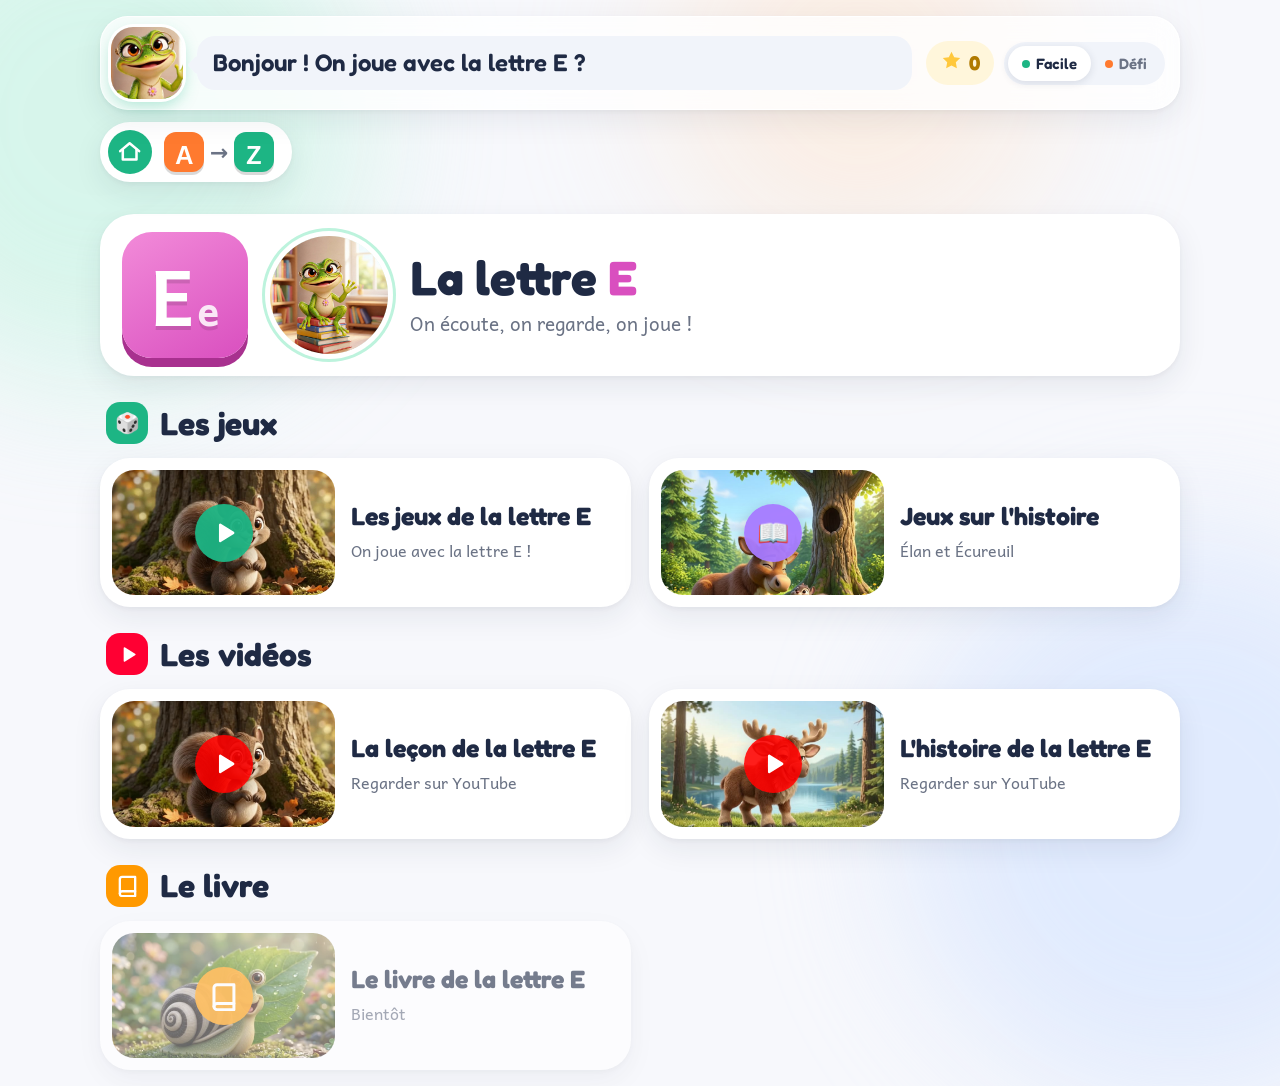
<file: e/index.html>
<!DOCTYPE html>
<html lang="fr">
<head>
<meta charset="utf-8">
<meta name="viewport" content="width=device-width, initial-scale=1">
<title>Les jeux de Lila – la lettre E</title>
<link rel="icon" href="../favicon.ico" sizes="any">
<link rel="icon" type="image/png" sizes="32x32" href="../favicon-32.png">
<link rel="icon" type="image/png" sizes="192x192" href="../favicon-192.png">
<link rel="apple-touch-icon" href="../apple-touch-icon.png">
<style>
@font-face{font-family:Fredoka;src:url(fonts/fredoka-latin-600-normal.woff2) format('woff2');font-weight:600}
@font-face{font-family:Fredoka;src:url(fonts/fredoka-latin-700-normal.woff2) format('woff2');font-weight:700}
@font-face{font-family:Andika;src:url(fonts/andika-latin-400-normal.woff2) format('woff2');font-weight:400}
@font-face{font-family:Andika;src:url(fonts/andika-latin-700-normal.woff2) format('woff2');font-weight:700}
:root{--ink:#1F2A44;--muted:#6B7385;--surface:#fff;--mint:#1DB584;--mint-d:#13976C;--sky:#4F8DF7;--orange:#FF7A2F;--sun:#FFC83D;--soft:#F1F4FA;--line:#E6EAF2;--shadow:0 10px 30px rgba(31,42,68,.08),0 2px 6px rgba(31,42,68,.05)}
*{box-sizing:border-box;margin:0}
html,body{min-height:100%}
body{font-family:Fredoka,system-ui,sans-serif;color:var(--ink);background:#F7F8FC;padding:16px;-webkit-tap-highlight-color:transparent;overflow-x:hidden}
body::before,body::after{content:"";position:fixed;z-index:-1;border-radius:50%;filter:blur(70px);opacity:.55}
body::before{width:520px;height:520px;left:-160px;top:-140px;background:#BDF3DD}
body::after{width:560px;height:560px;right:-180px;bottom:-200px;background:#CFE0FF}
.blob{position:fixed;z-index:-1;width:380px;height:380px;right:18%;top:-120px;border-radius:50%;filter:blur(80px);opacity:.45;background:#FFE1C7}
.wrap{max-width:1080px;margin:0 auto}
button{font:inherit;cursor:pointer;border:none;color:inherit;background:none}
svg.i{width:1.15em;height:1.15em;stroke:currentColor;fill:none;stroke-width:2.4;stroke-linecap:round;stroke-linejoin:round;flex:none}
svg.f{fill:currentColor;stroke:none}
header{display:flex;align-items:center;gap:14px;background:rgba(255,255,255,.78);backdrop-filter:blur(14px);-webkit-backdrop-filter:blur(14px);border:1px solid rgba(255,255,255,.9);border-radius:28px;padding:10px 14px 10px 10px;box-shadow:var(--shadow);position:sticky;top:10px;z-index:5}
.lila{width:72px;height:72px;border-radius:22px;flex:none;object-fit:cover;box-shadow:0 0 0 3px #fff,0 6px 16px rgba(29,181,132,.35)}
.lila.talk{animation:talk .45s ease-in-out 4}.lila.happy{animation:jump .7s ease 2}.lila.sad{animation:wig .5s}
@keyframes talk{50%{transform:scale(1.06) rotate(-3deg)}}
@keyframes jump{30%{transform:translateY(-10px) scale(1.06)}60%{transform:none}}
@keyframes wig{25%{transform:rotate(-6deg)}75%{transform:rotate(6deg)}}
.bubble{flex:1;font-size:clamp(17px,2.4vw,24px);font-weight:600;line-height:1.25;position:relative;background:var(--soft);border-radius:18px;padding:12px 16px}
.bubble::before{content:"";position:absolute;left:-7px;top:22px;width:14px;height:14px;background:var(--soft);transform:rotate(45deg);border-radius:3px}
.right{display:flex;align-items:center;gap:10px}
.stars{display:flex;align-items:center;gap:6px;font-size:20px;font-weight:700;background:#FFF6DB;color:#B07A00;border-radius:999px;padding:8px 14px}
.stars svg{color:var(--sun)}
.lvl{display:flex;background:var(--soft);border-radius:999px;padding:4px}
.lvl button{padding:8px 14px;border-radius:999px;font-size:15px;font-weight:600;color:var(--muted);transition:.2s}
.lvl button.on{background:#fff;color:var(--ink);box-shadow:0 2px 8px rgba(31,42,68,.12)}
.lvl button i{display:inline-block;width:8px;height:8px;border-radius:50%;margin-right:6px;vertical-align:1px}
.home{display:none;margin:14px 0 0;align-items:center;gap:8px;background:#fff;border-radius:999px;padding:10px 18px;font-size:17px;font-weight:600;box-shadow:var(--shadow)}
main{margin-top:18px}
.start{display:grid;grid-template-columns:1fr 1fr;gap:28px;align-items:center;background:#fff;border-radius:36px;padding:28px;box-shadow:var(--shadow)}
.start img{width:100%;border-radius:28px;aspect-ratio:1;object-fit:cover}
.start h1{font-size:clamp(34px,5vw,58px);line-height:1.05;font-weight:700}
.start h1 .a{color:var(--orange)}
.start p{color:var(--muted);font-size:20px;margin:12px 0 26px;font-family:Andika}
.cta{display:inline-flex;align-items:center;gap:12px;font-size:26px;font-weight:700;background:var(--mint);color:#fff;border-radius:999px;padding:16px 34px 16px 26px;box-shadow:0 10px 24px rgba(29,181,132,.35);transition:transform .15s}
.cta:active,.btn:active,.mbtn:active,.yn button:active{transform:scale(.96)}
.menu{display:grid;grid-template-columns:repeat(2,1fr);gap:18px}
.mbtn{background:#fff;border-radius:30px;padding:12px;display:flex;align-items:center;gap:16px;text-align:left;box-shadow:var(--shadow);transition:transform .15s,box-shadow .2s}
.mbtn:hover{box-shadow:0 16px 36px rgba(31,42,68,.12)}
.mbtn .th{width:44%;aspect-ratio:4/3;border-radius:22px;overflow:hidden;flex:none;position:relative}
.mbtn .th img{width:100%;height:100%;object-fit:cover}
.mbtn .th .ic{position:absolute;left:10px;bottom:10px;width:44px;height:44px;border-radius:14px;display:grid;place-items:center;color:#fff;font-size:22px;box-shadow:0 4px 12px rgba(0,0,0,.18)}
.mbtn b{display:block;font-size:clamp(20px,2.6vw,27px);font-weight:700;line-height:1.1}
.mbtn span.s{display:block;font-size:16px;color:var(--muted);margin-top:6px;font-family:Andika}
.panel{background:#fff;border-radius:34px;padding:20px;text-align:center;box-shadow:var(--shadow)}
.media{width:min(760px,100%);aspect-ratio:16/9;border-radius:24px;background:var(--soft);display:block;margin:0 auto;object-fit:cover}
.word{font-family:Andika;font-size:clamp(54px,10vw,96px);font-weight:700;line-height:1.1;color:var(--ink);margin-top:8px}
.a{color:var(--orange)}
.row{display:flex;gap:12px;justify-content:center;flex-wrap:wrap;margin-top:16px}
.btn{display:inline-flex;align-items:center;gap:10px;border-radius:999px;padding:14px 24px;font-size:21px;font-weight:600;transition:transform .15s}
.b-primary{background:var(--mint);color:#fff;box-shadow:0 8px 20px rgba(29,181,132,.3)}
.b-sky{background:#EAF1FF;color:var(--sky)}
.b-sun{background:#FFF3D6;color:#B06F00}
.b-ghost{background:var(--soft);color:var(--muted)}
.step{display:flex;gap:8px;justify-content:center;margin-top:14px;flex-wrap:wrap}
.step span{display:inline-flex;align-items:center;gap:8px;padding:9px 16px;border-radius:999px;background:var(--soft);color:#A3AABA;font-size:19px;font-weight:600;transition:.25s}
.step span.on{background:var(--mint);color:#fff;transform:scale(1.06);box-shadow:0 6px 16px rgba(29,181,132,.35)}
.choices{display:grid;gap:16px;margin-top:16px}
.choice{background:#fff;border-radius:26px;padding:8px;box-shadow:0 0 0 2px var(--line);transition:.2s}
.choice:hover{box-shadow:0 0 0 3px #C9D6F0}
.choice img{width:100%;aspect-ratio:16/9;object-fit:cover;border-radius:19px;display:block}
.choice.good{box-shadow:0 0 0 5px var(--mint),0 10px 24px rgba(29,181,132,.3);animation:pop .5s}
.choice.bad{animation:wig .45s;box-shadow:0 0 0 4px #FFB3A0}
@keyframes pop{50%{transform:scale(1.04)}}
.memo{display:grid;grid-template-columns:repeat(4,1fr);gap:14px;perspective:1000px}
.card{aspect-ratio:4/3;position:relative;transform-style:preserve-3d;transition:transform .45s;cursor:pointer}
.card.up,.card.done{transform:rotateY(180deg)}
.face{position:absolute;inset:0;border-radius:22px;backface-visibility:hidden;-webkit-backface-visibility:hidden;display:flex;align-items:center;justify-content:center;overflow:hidden}
.back{background:linear-gradient(140deg,#5ED3A8,#1DB584 55%,#139E74);box-shadow:0 6px 16px rgba(29,181,132,.28)}
.back::after{content:"";position:absolute;inset:8px;border-radius:16px;border:2px dashed rgba(255,255,255,.45)}
.back img{width:44%;border-radius:18px;box-shadow:0 0 0 3px rgba(255,255,255,.85)}
.front{background:#fff;box-shadow:0 0 0 2px var(--line);transform:rotateY(180deg)}
.front img{width:100%;height:100%;object-fit:cover}
.front .w{font-family:Andika;font-size:clamp(20px,3.6vw,40px);font-weight:700}
.card.done .front{box-shadow:0 0 0 4px var(--mint)}
.box .item{width:min(600px,100%);margin:0 auto}
.box .item img{width:100%;aspect-ratio:16/9;object-fit:cover;border-radius:24px}
.yn{display:flex;gap:14px;justify-content:center;margin-top:18px;flex-wrap:wrap}
.yn button{display:inline-flex;align-items:center;gap:12px;font-size:24px;font-weight:700;border-radius:24px;padding:18px 28px;transition:transform .15s}
.yn .y{background:var(--mint);color:#fff;box-shadow:0 8px 20px rgba(29,181,132,.3)}
.yn .n{background:#FFEDE5;color:#E0581C}
.prog{display:flex;gap:6px;justify-content:center;margin-top:18px}
.prog i{width:28px;height:8px;border-radius:99px;background:var(--line);transition:.3s}
.prog i.ok{background:var(--mint)}
.party{position:fixed;inset:0;pointer-events:none;z-index:9}
.party span{position:absolute;top:-30px;width:12px;height:18px;border-radius:3px;animation:fall 2.6s cubic-bezier(.3,.6,.6,1) forwards}
@keyframes fall{to{transform:translateY(110vh) rotate(540deg)}}
.end{display:grid;grid-template-columns:1fr 1fr;gap:24px;align-items:center;text-align:left}
.end img{width:100%;border-radius:28px;aspect-ratio:1;object-fit:cover}
.end h2{font-size:clamp(44px,7vw,72px);font-weight:700;color:var(--mint)}
.end p{font-family:Andika;font-size:22px;color:var(--muted);margin-top:6px}
.end .row{justify-content:flex-start}
@media (max-width:700px){.menu{grid-template-columns:1fr}.lila{width:56px;height:56px;border-radius:18px}.memo{grid-template-columns:repeat(2,1fr)}.start,.end{grid-template-columns:1fr;text-align:center}.end .row{justify-content:center}header{flex-wrap:wrap}.right{width:100%;justify-content:space-between}}
.slots{display:flex;gap:10px;justify-content:center;margin-top:18px;flex-wrap:wrap}
.slot{min-width:110px;height:96px;padding:0 18px;border-radius:22px;border:3px dashed #CBD3E3;display:flex;align-items:center;justify-content:center;font-family:Andika;font-size:56px;font-weight:700;color:var(--ink);transition:.25s}
.slot .ghost{color:#D5DBE7}
.slot.fill{border:3px solid var(--mint);background:#EAFBF4;animation:pop .35s}
.slots.done .slot{background:var(--mint);color:#fff;border-color:var(--mint)}
.slots.done .slot .a{color:#fff}
.tiles{display:flex;gap:12px;justify-content:center;margin-top:18px;flex-wrap:wrap}
.tile{font-family:Andika;font-size:48px;font-weight:700;background:#FFF3D6;color:#7A4B00;border-radius:22px;padding:10px 26px;box-shadow:0 6px 0 #F2D08A;transition:transform .15s}
.tile:active{transform:translateY(4px);box-shadow:0 2px 0 #F2D08A}
.tile.used{opacity:.25;box-shadow:none;cursor:default}
.tile.bad{animation:wig .45s;background:#FFE3DA}
.menu .mbtn:last-child:nth-child(odd){grid-column:1/-1;max-width:calc(50% - 9px);margin:0 auto;width:100%}
@media (max-width:700px){.slot{min-width:80px;height:76px;font-size:40px}.tile{font-size:38px}.menu .mbtn:last-child:nth-child(odd){max-width:none}}
.back2{display:inline-flex;align-items:center;gap:8px;margin:0 0 14px;background:#fff;border-radius:999px;padding:10px 18px;font-size:17px;font-weight:600;box-shadow:var(--shadow);color:var(--ink);text-decoration:none}
.vids{margin-top:26px}
.vids h2{font-size:clamp(24px,3.2vw,32px);font-weight:700;margin:0 0 14px 6px}
.vgrid{display:grid;grid-template-columns:repeat(2,1fr);gap:18px}
.vcard{display:flex;align-items:center;gap:16px;background:#fff;border-radius:30px;padding:12px;box-shadow:var(--shadow);text-decoration:none;color:var(--ink);transition:transform .15s,box-shadow .2s}
.vcard:hover{box-shadow:0 16px 36px rgba(31,42,68,.12)}
.vcard .th{width:44%;aspect-ratio:16/9;border-radius:22px;overflow:hidden;flex:none;position:relative}
.vcard .th img{width:100%;height:100%;object-fit:cover}
.vcard .th .pl{position:absolute;inset:0;margin:auto;width:58px;height:58px;border-radius:50%;background:rgba(255,0,0,.88);color:#fff;display:grid;place-items:center;font-size:26px;box-shadow:0 6px 16px rgba(0,0,0,.25)}
.vcard b{display:block;font-size:clamp(19px,2.4vw,25px);font-weight:700;line-height:1.15}
.vcard span.s{display:block;font-size:16px;color:var(--muted);margin-top:6px;font-family:Andika}
.vcard.soon{opacity:.6;cursor:default}.vcard.soon .pl{background:#A3AABA}
@media (max-width:700px){.vgrid{grid-template-columns:1fr}}
.pond{position:relative;height:clamp(300px,52vh,460px);border-radius:26px;background:linear-gradient(180deg,#D6F4FF,#8CD8F2 55%,#57B6DE);overflow:hidden;margin-top:12px}
.fish{position:absolute;left:0;top:0;width:92px;height:92px;border-radius:50%;font-family:Andika;font-weight:700;font-size:58px;line-height:1;display:grid;place-items:center;color:var(--ink);box-shadow:0 6px 0 rgba(31,42,68,.15),0 10px 20px rgba(31,42,68,.12);will-change:transform}
.fish.caught{animation:catch .6s forwards;pointer-events:none}@keyframes catch{to{opacity:0;scale:1.6}}
.fish.nope{animation:wig2 .45s}@keyframes wig2{25%{rotate:-14deg}75%{rotate:14deg}}
.lotog .choice{position:relative}.tok{position:absolute;inset:0;margin:auto;width:64px;height:64px;border-radius:50%;background:var(--mint);color:#fff;display:none;place-items:center;font-size:34px;box-shadow:0 6px 16px rgba(29,181,132,.4)}.won .tok{display:grid}.won img{opacity:.55}
.gapc{display:inline-block;min-width:.7em;border-bottom:6px solid #CBD3E3;color:#CBD3E3;margin-right:2px}.gapc.ok{color:var(--orange);border-color:var(--mint)}
@media (max-width:700px){.fish{width:72px;height:72px;font-size:46px}}
.vcard.book .th .pl{background:rgba(255,153,0,.95)}

/* nouvel accueil de la lettre (proposition 25/11) */
.start2{display:grid;grid-template-columns:auto auto 1fr auto;gap:22px;align-items:center;background:#fff;border-radius:34px;padding:18px 22px;box-shadow:var(--shadow)}
.tile2{width:126px;height:126px;border-radius:30px;background:linear-gradient(150deg,var(--c1),var(--c2));box-shadow:0 9px 0 var(--c3);display:grid;place-items:center;color:#fff}
.tile2 b{font-family:Andika;font-size:76px;line-height:1;font-weight:700;text-shadow:0 4px 0 rgba(0,0,0,.12)}.tile2 b i{font-style:normal;font-size:.55em;opacity:.85;margin-left:2px}
.lila2{width:118px;height:118px;border-radius:50%;object-fit:cover;object-position:50% 30%;box-shadow:0 0 0 5px #fff,0 0 0 8px #BDF3DD;animation:bob 3.5s ease-in-out infinite}
@keyframes bob{50%{transform:translateY(-6px) rotate(-2deg)}}
.txt2 h1{font-size:clamp(30px,4vw,48px);line-height:1.05;font-weight:700}.txt2 h1 span{color:var(--c2)}
.txt2 p{font-family:Andika;color:var(--muted);font-size:19px;margin-top:6px}
.cta2{font-size:28px;padding:20px 36px 20px 28px}
.vids h2{display:flex;align-items:center;gap:12px}
.hic{width:42px;height:42px;border-radius:14px;display:grid;place-items:center;color:#fff;font-size:20px;flex:none}
.back2{gap:12px;padding:8px 18px 8px 8px;margin:12px 0 14px}
.hico{width:44px;height:44px;border-radius:50%;background:var(--mint);color:#fff;display:grid;place-items:center;font-size:22px}
.az{display:flex;align-items:center;gap:6px}.az i{font-style:normal;font-family:Andika;font-weight:700;color:#fff;width:40px;height:40px;border-radius:12px;display:grid;place-items:center;font-size:26px;box-shadow:0 3px 0 rgba(0,0,0,.15)}.az em{font-style:normal;color:var(--muted);font-size:22px}
.home{gap:12px;padding:8px 20px 8px 8px}
.mini4{display:grid;grid-template-columns:1fr 1fr;gap:4px;width:44px;height:44px;padding:5px;border-radius:14px;background:var(--soft)}.mini4 i{border-radius:5px}
.home .lbl{font-size:20px}
@media (max-width:820px){.start2{grid-template-columns:auto 1fr;text-align:left}.lila2{display:none}.cta2{grid-column:1/-1;justify-content:center}}
@media (max-width:460px){.tile2{width:96px;height:96px}.tile2 b{font-size:58px}}
.front .w{padding:6px;text-align:center;line-height:1.05}
</style>
</head>
<body>
<div class="blob"></div>
<div class="wrap">
  <header>
    <img class="lila" id="lila" src="img/lila_face.jpg" alt="Lila">
    <div class="bubble" id="bubble">Bonjour ! On joue avec la lettre E ?</div>
    <div class="right">
      <div class="stars"><span id="staricon"></span><span id="score">0</span></div>
      <div class="lvl"><button id="l1" class="on"><i style="background:#1DB584"></i>Facile</button><button id="l2"><i style="background:#FF7A2F"></i>Défi</button></div>
    </div>
  </header>
  <a class="back2" href="../index.html" id="back2"></a>
  <button class="home" id="home"></button>
  <main id="main"></main>
</div>
<div class="party" id="party"></div>
<script>
const I={
play:'<svg class="i f" viewBox="0 0 24 24"><path d="M8 5.5v13a1 1 0 0 0 1.5.86l10.4-6.5a1 1 0 0 0 0-1.72L9.5 4.64A1 1 0 0 0 8 5.5z"/></svg>',
replay:'<svg class="i" viewBox="0 0 24 24"><path d="M3 12a9 9 0 1 0 3-6.7L3 8"/><path d="M3 3v5h5"/></svg>',
sound:'<svg class="i" viewBox="0 0 24 24"><path d="M11 5 6 9H3v6h3l5 4z"/><path d="M15.5 8.5a5 5 0 0 1 0 7"/><path d="M18.5 5.5a9 9 0 0 1 0 13"/></svg>',
check:'<svg class="i" viewBox="0 0 24 24"><path d="M5 12.5l4.5 4.5L19 7.5"/></svg>',
next:'<svg class="i" viewBox="0 0 24 24"><path d="M5 12h14"/><path d="M13 6l6 6-6 6"/></svg>',
home:'<svg class="i" viewBox="0 0 24 24"><path d="M3 11.5 12 4l9 7.5"/><path d="M5.5 10v9.5h13V10"/></svg>',
star:'<svg class="i f" viewBox="0 0 24 24"><path d="M12 2.8l2.8 5.8 6.3.9-4.6 4.4 1.1 6.3L12 17.2l-5.6 3 1.1-6.3L2.9 9.5l6.3-.9z"/></svg>',
eye:'<svg class="i" viewBox="0 0 24 24"><path d="M2 12s3.6-7 10-7 10 7 10 7-3.6 7-10 7S2 12 2 12z"/><circle cx="12" cy="12" r="3"/></svg>',
mic:'<svg class="i" viewBox="0 0 24 24"><rect x="9" y="3" width="6" height="11" rx="3"/><path d="M5 11a7 7 0 0 0 14 0"/><path d="M12 18v3"/></svg>',
timer:'<svg class="i" viewBox="0 0 24 24"><circle cx="12" cy="13" r="8"/><path d="M12 9v4l2.5 2"/><path d="M10 2h4"/></svg>',
hand:'<svg class="i" viewBox="0 0 24 24"><path d="M18 11V6a2 2 0 0 0-4 0v5"/><path d="M14 10V4a2 2 0 0 0-4 0v6"/><path d="M10 10.5V6a2 2 0 0 0-4 0v8"/><path d="M18 8a2 2 0 1 1 4 0v6a8 8 0 0 1-8 8h-2c-2.8 0-4.5-.86-5.99-2.34l-3.6-3.6a2 2 0 0 1 2.83-2.82L7 15"/></svg>',
target:'<svg class="i" viewBox="0 0 24 24"><circle cx="12" cy="12" r="9"/><circle cx="12" cy="12" r="5"/><circle cx="12" cy="12" r="1.5"/></svg>',
cards:'<svg class="i" viewBox="0 0 24 24"><rect x="3" y="6" width="11" height="15" rx="2.5"/><path d="M8 3.5h10.5A2.5 2.5 0 0 1 21 6v12"/></svg>',
box:'<svg class="i" viewBox="0 0 24 24"><path d="M21 8l-9-5-9 5 9 5 9-5z"/><path d="M3 8v8l9 5 9-5V8"/><path d="M12 13v8"/></svg>',
puzzle:'<svg class="i" viewBox="0 0 24 24"><path d="M10 3h4v2.5a1.5 1.5 0 0 0 3 0V3h4v6h-2.5a1.5 1.5 0 0 0 0 3H21v9h-6v-2.5a1.5 1.5 0 0 0-3 0V21H3v-6h2.5a1.5 1.5 0 0 0 0-3H3V3h7z"/></svg>',
no:'<svg class="i" viewBox="0 0 24 24"><path d="M6 6l12 12"/><path d="M18 6 6 18"/></svg>',
};

const CFG={"letter": "E", "first": "[eéèê]", "words": ["ecureuil", "elan", "elephant", "escargot"], "label": {"ecureuil": "écureuil", "elan": "élan", "elephant": "éléphant", "escargot": "escargot", "avion": "avion", "ami": "ami", "abeille": "abeille", "ane": "âne", "alouette": "alouette", "agneau": "agneau", "alligator": "alligator", "bebe": "bébé", "baleine": "baleine", "bison": "bison", "biche": "biche", "belette": "belette", "bouc": "bouc", "babouin": "babouin", "bateau": "bateau", "canard": "canard", "castor": "castor", "coq": "coq", "coccinelle": "coccinelle", "cameleon": "caméléon", "crabe": "crabe", "dauphin": "dauphin", "dinde": "dinde", "dromadaire": "dromadaire", "dalmatien": "dalmatien", "dragon": "dragon de Komodo", "dinosaure": "dinosaure"}, "syl": {"ecureuil": ["é", "cu", "reuil"], "elan": ["é", "lan"], "elephant": ["é", "lé", "phant"], "escargot": ["es", "car", "got"]}, "menu": ["ecureuil", "elan", "elephant", "escargot"], "videos": [{"title": "La leçon de la lettre E", "img": "ecureuil", "url": "https://youtu.be/d92w5xKnNBU"}, {"title": "L'histoire de la lettre E", "img": "elan", "url": "https://youtu.be/L9cUUd-IJYA"}], "other": ["avion", "ami", "abeille", "ane", "alouette", "agneau", "alligator", "bebe", "baleine", "bison", "biche", "belette", "bouc", "babouin", "bateau", "canard", "castor", "coq", "coccinelle", "cameleon", "crabe", "dauphin", "dinde", "dromadaire", "dalmatien", "dragon", "dinosaure"], "games": ["rep", "loto", "box", "join"], "books": [{"title": "Le livre de la lettre E", "img": "escargot", "url": ""}], "col": ["#F28BD9", "#D94FBF", "#A8318F"], "sound": "é"};
const AW=CFG.words, OTHER=CFG.other, LABEL=CFG.label, L=CFG.letter;
const $=id=>document.getElementById(id);
setTimeout(()=>{$('staricon').innerHTML=I.star;$('home').innerHTML='<span class="mini4"><i style="background:#1DB584"></i><i style="background:#4F8DF7"></i><i style="background:#E84D8A"></i><i style="background:#FFB020"></i></span><span class="lbl">Jeux</span>';$('home').setAttribute('aria-label','Retour aux jeux');$('back2').innerHTML='<span class="hico">'+I.home+'</span><span class="az"><i style="background:#FF7A2F">A</i><em>→</em><i style="background:#1DB584">Z</i></span>';$('back2').setAttribute('aria-label','Toutes les lettres');},0);
let level=1,score=0,gen=0;

// ---------- son ----------
const player=new Audio();
let stopFlag=0;
function play(src){return new Promise(res=>{try{player.pause();player.src=src;player.onended=()=>res();player.onerror=()=>res();const p=player.play();if(p&&p.catch)p.catch(()=>res());}catch(e){res();}});}
const wait=ms=>new Promise(r=>setTimeout(r,ms));
async function seq(items){const g=gen;for(const it of items){if(g!==gen)return false;if(typeof it==='number')await wait(it);else if(typeof it==='function')it();else await play(it);}return g===gen;}
const W=w=>`snd/${w}.mp3`, P=p=>`snd/p_${p}.mp3`, C=w=>`snd/c_${w}.mp3`;
let actx=null;
function ding(ok=true){try{actx=actx||new (window.AudioContext||window.webkitAudioContext)();const n=ok?[660,880,1100]:[330,262];n.forEach((f,i)=>{const o=actx.createOscillator(),g=actx.createGain();o.frequency.value=f;g.gain.setValueAtTime(.0001,actx.currentTime+i*.12);g.gain.exponentialRampToValueAtTime(.15,actx.currentTime+i*.12+.02);g.gain.exponentialRampToValueAtTime(.0001,actx.currentTime+i*.12+.3);o.connect(g).connect(actx.destination);o.start(actx.currentTime+i*.12);o.stop(actx.currentTime+i*.12+.35);});}catch(e){}}

// ---------- Lila ----------
function lila(msg,mood='talk'){ $('bubble').textContent=msg; const l=$('lila'); l.className='lila'; void l.offsetWidth; l.classList.add(mood); }
function star(n=1){score+=n;$('score').textContent=score;}
function confetti(){const e=['#1DB584','#FF7A2F','#4F8DF7','#FFC83D','#B98BFF'],p=$('party');for(let i=0;i<40;i++){const s=document.createElement('span');s.style.background=e[i%e.length];s.style.left=Math.random()*100+'vw';s.style.animationDelay=Math.random()*.6+'s';p.appendChild(s);setTimeout(()=>s.remove(),3300);}}
const shuffle=a=>{a=a.slice();for(let i=a.length-1;i>0;i--){const j=Math.floor(Math.random()*(i+1));[a[i],a[j]]=[a[j],a[i]];}return a;};
const firstHTML=t=>{const m=t.match(new RegExp('^('+CFG.first+')(.*)$','i'));return m?`<span class="a">${m[1]}</span>${m[2]}`:t;};
const wordHTML=w=>firstHTML(LABEL[w]);
const prog=(n,i)=>'<div class="prog">'+Array.from({length:n},(_,k)=>`<i class="${k<i?'ok':''}"></i>`).join('')+'</div>';
function reset(){gen++;try{player.pause();}catch(e){} document.querySelectorAll('video').forEach(v=>{try{v.pause();}catch(e){}});}

// ---------- accueil / menu ----------
function start(){const [c1,c2,c3]=CFG.col||['#4FD6A5','#1DB584','#11916A'];
  $('main').innerHTML=`<div class="start2" style="--c1:${c1};--c2:${c2};--c3:${c3}">
    <div class="tile2"><b>${L}<i>${L.toLowerCase()}</i></b></div>
    <img class="lila2" src="img/lila.jpg" alt="Lila">
    <div class="txt2"><h1>La lettre <span>${L}</span></h1><p>On écoute, on regarde, on joue !</p></div>
    </div>`+games()+vids()+books();
  $('go').onclick=()=>menu(); }
function books(){if(!(CFG.books||[]).length)return '';return `<div class="vids"><h2><span class="hic" style="background:#FF9900">${I.book}</span>Le livre</h2><div class="vgrid">${CFG.books.map(v=>{const on=!!v.url;return `<${on?'a':'div'} class="vcard book${on?'':' soon'}"${on?` href="${v.url}" target="_blank" rel="noopener"`:''}><div class="th"><img src="img/${v.img}_n.jpg" alt=""><span class="pl">${I.book}</span></div><div><b>${v.title}</b><span class="s">${on?'Le livre sur Amazon':'Bientôt'}</span></div></${on?'a':'div'}>`;}).join('')}</div></div>`;}
function games(){return `<div class="vids"><h2><span class="hic" style="background:#1DB584">🎲</span>Les jeux</h2><div class="vgrid"><button class="vcard" id="go" style="text-align:left;font:inherit"><div class="th"><img src="img/${CFG.videos[0].img}_n.jpg" alt=""><span class="pl" style="background:rgba(29,181,132,.95)">${I.play}</span></div><div><b>Les jeux de la lettre ${L}</b><span class="s">On joue avec la lettre ${L} !</span></div></button><a class="vcard" href="../histoires/elan/index.html"><div class="th"><img src="../histoires/elan/img/couv.jpg" alt="" style="object-position:50% 40%"><span class="pl" style="background:rgba(167,123,255,.95)">📖</span></div><div><b>Jeux sur l'histoire</b><span class="s">Élan et Écureuil</span></div></a></div></div>`;}
function vids(){return `<div class="vids"><h2><span class="hic" style="background:#FF0033">${I.play}</span>Les vidéos</h2><div class="vgrid">${CFG.videos.map(v=>{const on=!!v.url;return `<${on?'a':'div'} class="vcard${on?'':' soon'}"${on?` href="${v.url}" target="_blank" rel="noopener"`:''}><div class="th"><img src="img/${v.img}_n.jpg" alt=""><span class="pl">${I.play}</span></div><div><b>${v.title}</b><span class="s">${on?'Regarder sur YouTube':'Bientôt'}</span></div></${on?'a':'div'}>`;}).join('')}</div></div>`;}
function menu(){reset();$('home').style.display='none';$('back2').style.display='inline-flex';
  $('main').innerHTML=`<div class="menu">${CFG.games.map((g,k)=>{const [c,ic,t,s]=GAMES[g];return `<button class="mbtn" data-g="${g}"><div class="th"><img src="img/${CFG.menu[k%CFG.menu.length]}_n.jpg" alt=""><span class="ic" style="background:${c}">${I[ic]}</span></div><div><b>${t}</b><span class="s">${s}</span></div></button>`;}).join('')}</div>`;
  document.querySelectorAll('.mbtn').forEach(b=>b.onclick=()=>{$('home').style.display='inline-flex';$('back2').style.display='none';({rep,find,memo,box,join,loto,peche,manque})[b.dataset.g]();});
  lila('Choisis un jeu !');seq([P('choisis')]);
}
$('home').onclick=menu;
function setLevel(n){level=n;$('l1').classList.toggle('on',n===1);$('l2').classList.toggle('on',n===2);if($('go'))return;menu();}
$('l1').onclick=()=>setLevel(1);$('l2').onclick=()=>setLevel(2);

function finish(again){reset();ding();confetti();star(3);
  $('main').innerHTML=`<div class="panel end"><img src="img/lila_bravo.jpg" alt=""><div><h2>Bravo !</h2><p>Tu as tout trouvé. C'est super !</p>
   <div class="row"><button class="btn b-primary" id="again">${I.replay} Rejouer</button><button class="btn b-sky" id="back">${I.home} Autre jeu</button></div></div></div>`;
  $('again').onclick=again;$('back').onclick=menu;
  lila('Bravo ! Tu as tout trouvé ! C\'est super !','happy');seq([P('fini')]);
}

// ---------- 1. Écoute et répète ----------
function rep(){reset();const list=shuffle(AW);let i=0;
  function show(){reset();if(i>=list.length)return finish(rep);
    const w=list[i];const hide=level===2;let shown=!hide;
    $('main').innerHTML=`<div class="panel">
      <video class="media" id="vid" src="vid/${w}.mp4" poster="img/${hide?w+'_n':w}.jpg" playsinline muted preload="auto" style="${hide?'filter:blur(18px)':''}"></video>
      <div class="word">${wordHTML(w)}</div>
      <div class="row">
        <button class="btn b-sky" id="again">${hide?I.eye+' Voir et écouter':I.replay+' Revoir'}</button>
        <button class="btn b-primary" id="said">${I.check} Je l'ai dit !</button>
        <button class="btn b-ghost" id="next" aria-label="Suivant">${I.next}</button>
      </div>${prog(list.length,i)}</div>`;
    const watch=async()=>{reset();const v=$('vid');v.style.filter='none';
      if(!shown){shown=true;$('again').innerHTML=I.replay+' Revoir';}
      lila('Regarde ! Qui est-ce ?','talk');v.muted=true;v.currentTime=0;const p=v.play();if(p&&p.catch)p.catch(()=>{});play(C(w));};
    if(hide){lila('Lis le mot avec ton doigt… puis regarde !','talk');}
    else watch();
    $('again').onclick=watch;
    $('said').onclick=()=>{reset();star();ding();lila('Bravo !','happy');seq([P('bravo'),400,()=>{i++;show();}]);};
    $('next').onclick=()=>{i++;show();};
  }
  show();
}

// ---------- 2. Trouve l'image ----------
function find(){reset();const list=shuffle(AW);let i=0;const n=level===1?2:3;
  function show(){reset();if(i>=list.length)return finish(find);
    const w=list[i];const opts=shuffle([w,...shuffle(AW.filter(x=>x!==w)).slice(0,n-1)]);
    $('main').innerHTML=`<div class="panel">
      ${level===2?`<div class="word">${wordHTML(w)}</div>`:''}
      <div class="row" style="margin-top:4px"><button class="btn b-sky" id="again">${I.sound} ${level===2?'Aide : écouter':'Réécouter'}</button><button class="btn b-ghost" id="next" aria-label="Suivant">${I.next}</button></div>
      <div class="choices" style="grid-template-columns:repeat(${n},1fr)">${opts.map((o,k)=>`<button class="choice" data-k="${k}"><img src="img/${o}_n.jpg" alt=""></button>`).join('')}</div>
      ${prog(list.length,i)}</div>`;
    if(level===1){lila('Montre-moi : '+LABEL[w]+' !');seq([P('montre'),W(w)]);}
    else{lila('Lis le mot, et trouve la bonne image.');seq([P('lis')]);}
    $('again').onclick=()=>seq(level===1?[P('montre'),W(w)]:[W(w)]);
    $('next').onclick=()=>{i++;show();};
    let lock=false;
    document.querySelectorAll('.choice').forEach(b=>b.onclick=()=>{if(lock)return;const o=opts[+b.dataset.k];
      if(o===w){lock=true;b.classList.add('good');ding();star();lila('Bravo ! '+LABEL[w]+' !','happy');reset();const nx=$('next');nx.className='btn b-primary';nx.innerHTML=I.next+' Suivant';seq([W(w),300,P('bravo')]);}
      else{b.classList.remove('bad');void b.offsetWidth;b.classList.add('bad');ding(false);lila('Presque ! Essaie encore.','sad');reset();seq([P('presque')]);}});
  }
  show();
}

// ---------- 3. Les paires (16 cartes) ----------
function memo(){reset();
  const pick=shuffle(AW).slice(0,4);
  const cards=shuffle(pick.flatMap(w=>[{w,kind:'img'},{w,kind:level===1?'img':'word'}]));
  $('main').innerHTML=`<div class="panel"><div class="memo">${cards.map((c,i)=>`
    <div class="card" data-i="${i}"><div class="face back"><img src="img/lila_face.jpg" alt=""></div><div class="face front">${c.kind==='img'?`<img src="img/${level===1?c.w:c.w+'_n'}.jpg" alt="">`:`<div class="w">${wordHTML(c.w)}</div>`}</div></div>`).join('')}</div>
    <div class="prog" id="mp">${pick.map(()=>'<i></i>').join('')}</div></div>`;
  lila(level===1?'Retourne deux cartes, et trouve les paires !':'Trouve l\'image et son mot !');seq([P('paires')]);
  let open=[],lock=false,found=0;
  document.querySelectorAll('.card').forEach(el=>el.onclick=()=>{
    if(lock||el.classList.contains('up')||el.classList.contains('done'))return;
    const c=cards[+el.dataset.i];el.classList.add('up');reset();seq([W(c.w)]);open.push([el,c]);
    if(open.length===2){lock=true;const [[e1,c1],[e2,c2]]=open;
      if(c1.w===c2.w){setTimeout(()=>{e1.classList.add('done');e2.classList.add('done');ding();star();found++;
          document.querySelectorAll('#mp i')[found-1].classList.add('ok');lila('Bravo ! '+LABEL[c1.w]+' !','happy');open=[];lock=false;
          if(found===pick.length)setTimeout(()=>finish(memo),1500);else seq([P('bravo')]);},800);}
      else{setTimeout(()=>{e1.classList.remove('up');e2.classList.remove('up');lila('Pas pareil… Essaie encore !','sad');seq([P('paspareil')]);open=[];lock=false;},1600);}
    }});
}

// ---------- 4. La boîte à (lettre) ----------
function box(){const S=CFG.sound||L;reset();const list=shuffle([...shuffle(AW).slice(0,4),...shuffle(OTHER).slice(0,4)]);let i=0;
  function show(){reset();if(i>=list.length)return finish(box);
    const w=list[i];const isA=AW.includes(w);
    $('main').innerHTML=`<div class="panel"><div class="box">
      <div class="item"><img src="img/${w}_n.jpg" alt="">${level===2?`<div class="word" style="font-size:clamp(44px,8vw,72px)">${LABEL[w]}</div>`:''}</div></div>
      <div class="row"><button class="btn b-sky" id="again">${I.sound} Écouter</button></div>
      <div class="yn"><button class="y" id="yes">${I.box} Oui, ${S} !</button><button class="n" id="no">${I.no} Pas de ${S}</button></div>
      ${prog(list.length,i)}</div>`;
    lila('Est-ce que ça commence par '+S+' ?');
    seq(level===1?[W(w),300,P('commence')]:[P('commence')]);
    $('again').onclick=()=>seq([W(w)]);
    let lock=false;
    const answer=yes=>{if(lock)return;reset();
      if(yes===isA){lock=true;ding();star();lila(isA?'Oui ! Ça commence par '+S+'. Dans la boîte !':'Bien vu ! Ça ne commence pas par '+S+'.','happy');seq([P(isA?'oui':'bienvu'),300,()=>{i++;show();}]);}
      else{ding(false);lila('Écoute bien. Est-ce que tu entends '+S+' au début ?','sad');seq([P('ecoute'),300,W(w)]);}};
    $('yes').onclick=()=>answer(true);$('no').onclick=()=>answer(false);
  }
  show();
}

// ---------- 5. Le mot en morceaux ----------
const SYL=CFG.syl;
function join(){reset();const list=shuffle(AW.filter(w=>SYL[w]&&SYL[w].length>1));let i=0;
  function show(){reset();if(i>=list.length)return finish(join);
    const w=list[i];const syl=SYL[w];
    let tiles=syl.map((t,k)=>({t,k}));
    if(level===2){const others=shuffle(AW.filter(x=>x!==w)).flatMap(x=>SYL[x].slice(1)).filter(t=>!syl.includes(t));tiles.push({t:others[0],k:-1});}
    do{tiles=shuffle(tiles);}while(tiles.length>1&&tiles.every((x,n)=>x.k===n));
    $('main').innerHTML=`<div class="panel">
      <img class="media" src="img/${w}_n.jpg" alt="" style="max-width:520px">
      <div class="slots">${syl.map((t,k)=>`<div class="slot" id="sl${k}">${level===1?`<span class="ghost">${t}</span>`:''}</div>`).join('')}</div>
      <div class="tiles">${tiles.map((x,n)=>`<button class="tile" data-n="${n}">${x.t}</button>`).join('')}</div>
      <div class="row"><button class="btn b-sky" id="again">${I.sound} Écouter</button><button class="btn b-ghost" id="next" aria-label="Suivant">${I.next}</button></div>
      ${prog(list.length,i)}</div>`;
    lila(level===1?'Remets les morceaux dans l\'ordre !':'Construis le mot. Attention, un morceau est en trop !');
    seq([W(w)]);
    $('again').onclick=()=>seq([W(w)]);
    $('next').onclick=()=>{i++;show();};
    let pos=0;
    document.querySelectorAll('.tile').forEach(b=>b.onclick=()=>{if(pos>=syl.length||b.disabled)return;const x=tiles[+b.dataset.n];
      if(x.t===syl[pos]){b.disabled=true;b.classList.add('used');const sl=$('sl'+pos);sl.innerHTML=(pos===0?firstHTML(x.t):x.t);sl.classList.add('fill');pos++;ding();
        if(pos===syl.length){star();lila('Bravo ! '+LABEL[w]+' !','happy');reset();document.querySelector('.slots').classList.add('done');
          const nx=$('next');nx.className='btn b-primary';nx.innerHTML=I.next+' Suivant';seq([W(w),300,P('bravo')]);}}
      else{b.classList.remove('bad');void b.offsetWidth;b.classList.add('bad');ding(false);lila('Presque ! Quel morceau vient '+(pos===0?'en premier':'après')+' ?','sad');}});
  }
  show();
}

// ---------- jeux ajoutés le 24/11 ----------
const LETTERS=['A','B','C','D','E','F','G','H'];
Object.assign(I,{
book:'<svg class="i" viewBox="0 0 24 24"><path d="M4 5.5A2.5 2.5 0 0 1 6.5 3H20v15H6.5A2.5 2.5 0 0 0 4 20.5z"/><path d="M4 20.5A2.5 2.5 0 0 0 6.5 23H20v-5"/></svg>',
grid:'<svg class="i" viewBox="0 0 24 24"><rect x="3" y="3" width="7" height="7" rx="1.5"/><rect x="14" y="3" width="7" height="7" rx="1.5"/><rect x="3" y="14" width="7" height="7" rx="1.5"/><rect x="14" y="14" width="7" height="7" rx="1.5"/></svg>',
fish:'<svg class="i" viewBox="0 0 24 24"><path d="M2 12s4-6 11-6c4 0 7 3 9 6-2 3-5 6-9 6-7 0-11-6-11-6z"/><path d="M2 12 0 8m2 4-2 4"/><circle cx="16" cy="11" r="1"/></svg>',
gap:'<svg class="i" viewBox="0 0 24 24"><path d="M4 20h5"/><path d="M12 6h8M12 12h8M12 18h8"/><path d="M6.5 4v10"/></svg>',
pen:'<svg class="i" viewBox="0 0 24 24"><path d="M15 4.5l4.5 4.5L9 19.5H4.5V15z"/><path d="M13 6.5l4.5 4.5"/></svg>'});
const GAMES={
 rep:['#1DB584','sound','Écoute et répète','Les amis de Lila se présentent'],
 find:['#4F8DF7','target',"Trouve l'image",'Touche la bonne image'],
 memo:['#B98BFF','cards','Les paires','8 cartes cachées'],
 box:['#FF7A2F','box','La boîte à '+(CFG.sound||L),'Ça commence par '+(CFG.sound||L)+' ?'],
 join:['#FFB020','puzzle','Le mot en morceaux',"Remets les syllabes dans l'ordre"],
 loto:['#E84D8A','grid','Le loto de Lila','Remplis ta carte'],
 peche:['#2FA8D8','fish','La pêche aux lettres','Attrape tous les '+L],
 manque:['#7A5CFA','gap','La lettre qui manque','Quelle lettre au début ?'],};

// ---------- Le loto de Lila ----------
function loto(){reset();const n=Math.min(level===1?4:6,AW.length);const card=shuffle(AW).slice(0,n);const calls=shuffle(card);let i=0;
  $('main').innerHTML=`<div class="panel">
    <div id="call"></div>
    <div class="row" style="margin-top:4px"><button class="btn b-sky" id="again">${I.sound} ${level===2?'Aide : écouter':'Réécouter'}</button></div>
    <div class="choices lotog" style="grid-template-columns:repeat(${n===4?2:3},1fr)">${card.map(o=>`<button class="choice" data-w="${o}"><img src="img/${o}_n.jpg" alt=""><span class="tok">${I.star}</span></button>`).join('')}</div>
    <div class="prog" id="lp">${card.map(()=>'<i></i>').join('')}</div></div>`;
  let lock=false;
  function call(){reset();if(i>=calls.length)return setTimeout(()=>finish(loto),900);lock=false;const w=calls[i];
    $('call').innerHTML=level===2?`<div class="word">${wordHTML(w)}</div>`:'';
    if(level===1){lila('Montre-moi : '+LABEL[w]+' !');seq([P('montre'),W(w)]);}else{lila('Lis le mot, et trouve-le sur ta carte.');seq([P('lis')]);}}
  $('again').onclick=()=>{const w=calls[i];if(w)seq(level===1?[P('montre'),W(w)]:[W(w)]);};
  document.querySelectorAll('.lotog .choice').forEach(b=>b.onclick=()=>{if(lock||b.classList.contains('won')||i>=calls.length)return;const w=calls[i];
    if(b.dataset.w===w){lock=true;b.classList.add('good','won');ding();star();document.querySelectorAll('#lp i')[i].classList.add('ok');lila('Bravo ! '+LABEL[w]+' !','happy');reset();i++;seq([W(w),300,P('bravo'),300,call]);}
    else{b.classList.remove('bad');void b.offsetWidth;b.classList.add('bad');ding(false);lila('Presque ! Essaie encore.','sad');reset();seq([P('presque')]);}});
  call();
}

// ---------- La pêche aux lettres (majuscules) ----------
function peche(){reset();const g0=gen;const goal=6;let got=0;
  const others=LETTERS.filter(x=>x!==L);const kinds=level===1?shuffle(others).slice(0,2):others;const speed=level===1?55:85;
  $('main').innerHTML=`<div class="panel"><div class="word" style="font-size:clamp(34px,6vw,56px)">Attrape les <span class="a">${L}</span> !</div>
    <div class="pond" id="pond"></div><div class="prog" id="pp">${Array.from({length:goal},()=>'<i></i>').join('')}</div></div>`;
  lila('Attrape tous les '+L+' ! Touche seulement les '+L+'.');
  const pond=$('pond'),cols=['#FFFFFF','#FFF3D6','#EAFBF4','#EAF1FF','#F6EDFF','#FFEDE5'];let fish=[],last=0,spawnT=0,sinceGood=0;
  function spawn(){const W=pond.clientWidth,H=pond.clientHeight;const good=sinceGood>=2||Math.random()<.45;const ch=good?L:kinds[Math.floor(Math.random()*kinds.length)];sinceGood=good?0:sinceGood+1;
    const el=document.createElement('button');el.className='fish';el.textContent=ch;el.style.background=cols[Math.floor(Math.random()*cols.length)];
    const dir=Math.random()<.5?1:-1;const f={el,ch,dir,x:dir>0?-100:W+10,y:20+Math.random()*(H-130),ph:Math.random()*6,v:speed*(0.8+Math.random()*.5)};
    el.onclick=()=>{if(el.classList.contains('caught'))return;
      if(ch===L){el.classList.add('caught');ding();star();got++;document.querySelectorAll('#pp i')[got-1].classList.add('ok');lila('Bravo ! C\'est un '+L+' !','happy');
        play(`snd/l_${L.toLowerCase()}.mp3`);if(got>=goal){setTimeout(()=>{if(g0===gen)finish(peche);},1000);}}
      else{el.classList.remove('nope');void el.offsetWidth;el.classList.add('nope');ding(false);lila('Ça, c\'est un '+ch+'. Cherche le '+L+' !','sad');}};
    pond.appendChild(el);fish.push(f);}
  function tick(t){if(g0!==gen||!document.body.contains(pond))return;const dt=last?Math.min(.05,(t-last)/1000):0;last=t;spawnT-=dt;
    if(spawnT<=0&&got<goal){spawn();spawnT=level===1?1.5:1.1;}
    const W=pond.clientWidth;fish=fish.filter(f=>{f.x+=f.dir*f.v*dt;f.ph+=dt*2;const y=f.y+Math.sin(f.ph)*12;f.el.style.transform=`translate(${f.x}px,${y}px)`;
      if(f.x<-120||f.x>W+20||f.el.classList.contains('gone')){f.el.remove();return false;}return true;});
    requestAnimationFrame(tick);}
  requestAnimationFrame(tick);
}

// ---------- La lettre qui manque ----------
function manque(){reset();const list=shuffle(AW.filter(w=>LABEL[w][0].toLowerCase()===L.toLowerCase()));let i=0;
  function show(){reset();if(i>=list.length)return finish(manque);
    const w=list[i];const lab=LABEL[w];const n=level===1?2:3;const opts=shuffle([L.toLowerCase(),...shuffle(LETTERS.filter(x=>x!==L)).slice(0,n-1).map(x=>x.toLowerCase())]);
    $('main').innerHTML=`<div class="panel">
      <img class="media" src="img/${w}_n.jpg" alt="" style="max-width:520px">
      <div class="word"><span class="gapc" id="gapc">?</span>${lab.slice(1)}</div>
      <div class="tiles">${opts.map(o=>`<button class="tile" data-o="${o}">${o}</button>`).join('')}</div>
      <div class="row"><button class="btn b-sky" id="again">${I.sound} ${level===2?'Aide : écouter':'Écouter'}</button><button class="btn b-ghost" id="next" aria-label="Suivant">${I.next}</button></div>
      ${prog(list.length,i)}</div>`;
    lila('Quelle lettre manque au début du mot ?');
    if(level===1)seq([W(w)]);
    $('again').onclick=()=>seq([W(w)]);
    $('next').onclick=()=>{i++;show();};
    let lock=false;
    document.querySelectorAll('.tile').forEach(b=>b.onclick=()=>{if(lock)return;
      if(b.dataset.o===L.toLowerCase()){lock=true;b.classList.add('used');const g=$('gapc');g.textContent=lab[0];g.classList.add('ok');ding();star();lila('Bravo ! '+lab+' commence par '+L+' !','happy');reset();
        const nx=$('next');nx.className='btn b-primary';nx.innerHTML=I.next+' Suivant';seq([W(w),300,P('bravo')]);}
      else{b.classList.remove('bad');void b.offsetWidth;b.classList.add('bad');ding(false);lila('Presque ! Écoute bien le début du mot.','sad');reset();seq([P('presque'),300,W(w)]);}});
  }
  show();
}


start();
</script>
<script data-goatcounter="https://lisaveclila.goatcounter.com/count" async src="//gc.zgo.at/count.js"></script>
</body>
</html>
</file>
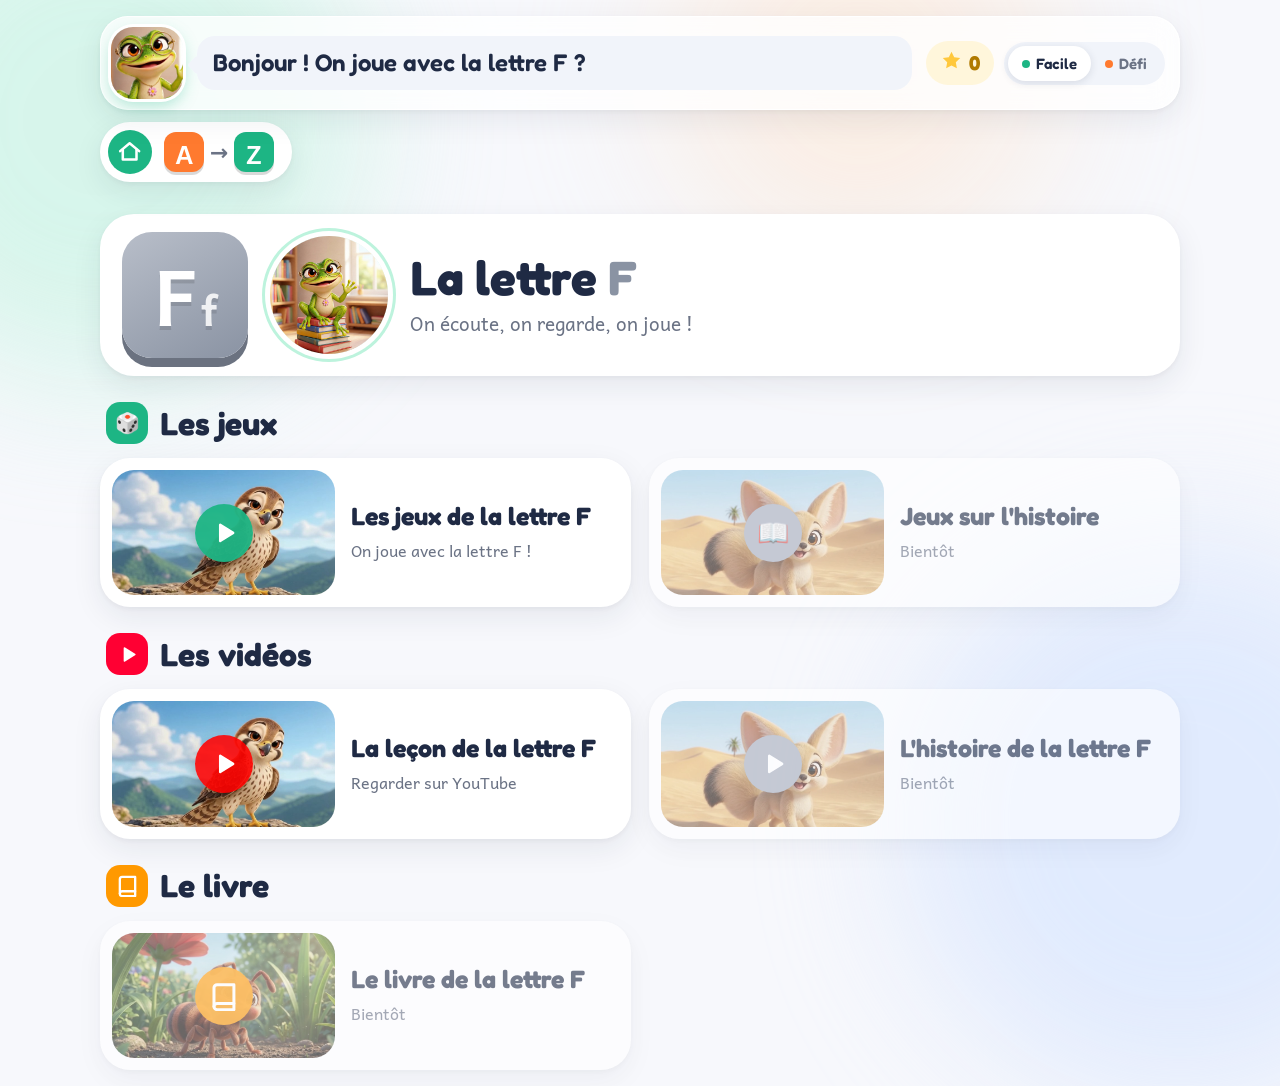
<file: f/index.html>
<!DOCTYPE html>
<html lang="fr">
<head>
<meta charset="utf-8">
<meta name="viewport" content="width=device-width, initial-scale=1">
<title>Les jeux de Lila – la lettre F</title>
<link rel="icon" href="../favicon.ico" sizes="any">
<link rel="icon" type="image/png" sizes="32x32" href="../favicon-32.png">
<link rel="icon" type="image/png" sizes="192x192" href="../favicon-192.png">
<link rel="apple-touch-icon" href="../apple-touch-icon.png">
<style>
@font-face{font-family:Fredoka;src:url(fonts/fredoka-latin-600-normal.woff2) format('woff2');font-weight:600}
@font-face{font-family:Fredoka;src:url(fonts/fredoka-latin-700-normal.woff2) format('woff2');font-weight:700}
@font-face{font-family:Andika;src:url(fonts/andika-latin-400-normal.woff2) format('woff2');font-weight:400}
@font-face{font-family:Andika;src:url(fonts/andika-latin-700-normal.woff2) format('woff2');font-weight:700}
:root{--ink:#1F2A44;--muted:#6B7385;--surface:#fff;--mint:#1DB584;--mint-d:#13976C;--sky:#4F8DF7;--orange:#FF7A2F;--sun:#FFC83D;--soft:#F1F4FA;--line:#E6EAF2;--shadow:0 10px 30px rgba(31,42,68,.08),0 2px 6px rgba(31,42,68,.05)}
*{box-sizing:border-box;margin:0}
html,body{min-height:100%}
body{font-family:Fredoka,system-ui,sans-serif;color:var(--ink);background:#F7F8FC;padding:16px;-webkit-tap-highlight-color:transparent;overflow-x:hidden}
body::before,body::after{content:"";position:fixed;z-index:-1;border-radius:50%;filter:blur(70px);opacity:.55}
body::before{width:520px;height:520px;left:-160px;top:-140px;background:#BDF3DD}
body::after{width:560px;height:560px;right:-180px;bottom:-200px;background:#CFE0FF}
.blob{position:fixed;z-index:-1;width:380px;height:380px;right:18%;top:-120px;border-radius:50%;filter:blur(80px);opacity:.45;background:#FFE1C7}
.wrap{max-width:1080px;margin:0 auto}
button{font:inherit;cursor:pointer;border:none;color:inherit;background:none}
svg.i{width:1.15em;height:1.15em;stroke:currentColor;fill:none;stroke-width:2.4;stroke-linecap:round;stroke-linejoin:round;flex:none}
svg.f{fill:currentColor;stroke:none}
header{display:flex;align-items:center;gap:14px;background:rgba(255,255,255,.78);backdrop-filter:blur(14px);-webkit-backdrop-filter:blur(14px);border:1px solid rgba(255,255,255,.9);border-radius:28px;padding:10px 14px 10px 10px;box-shadow:var(--shadow);position:sticky;top:10px;z-index:5}
.lila{width:72px;height:72px;border-radius:22px;flex:none;object-fit:cover;box-shadow:0 0 0 3px #fff,0 6px 16px rgba(29,181,132,.35)}
.lila.talk{animation:talk .45s ease-in-out 4}.lila.happy{animation:jump .7s ease 2}.lila.sad{animation:wig .5s}
@keyframes talk{50%{transform:scale(1.06) rotate(-3deg)}}
@keyframes jump{30%{transform:translateY(-10px) scale(1.06)}60%{transform:none}}
@keyframes wig{25%{transform:rotate(-6deg)}75%{transform:rotate(6deg)}}
.bubble{flex:1;font-size:clamp(17px,2.4vw,24px);font-weight:600;line-height:1.25;position:relative;background:var(--soft);border-radius:18px;padding:12px 16px}
.bubble::before{content:"";position:absolute;left:-7px;top:22px;width:14px;height:14px;background:var(--soft);transform:rotate(45deg);border-radius:3px}
.right{display:flex;align-items:center;gap:10px}
.stars{display:flex;align-items:center;gap:6px;font-size:20px;font-weight:700;background:#FFF6DB;color:#B07A00;border-radius:999px;padding:8px 14px}
.stars svg{color:var(--sun)}
.lvl{display:flex;background:var(--soft);border-radius:999px;padding:4px}
.lvl button{padding:8px 14px;border-radius:999px;font-size:15px;font-weight:600;color:var(--muted);transition:.2s}
.lvl button.on{background:#fff;color:var(--ink);box-shadow:0 2px 8px rgba(31,42,68,.12)}
.lvl button i{display:inline-block;width:8px;height:8px;border-radius:50%;margin-right:6px;vertical-align:1px}
.home{display:none;margin:14px 0 0;align-items:center;gap:8px;background:#fff;border-radius:999px;padding:10px 18px;font-size:17px;font-weight:600;box-shadow:var(--shadow)}
main{margin-top:18px}
.start{display:grid;grid-template-columns:1fr 1fr;gap:28px;align-items:center;background:#fff;border-radius:36px;padding:28px;box-shadow:var(--shadow)}
.start img{width:100%;border-radius:28px;aspect-ratio:1;object-fit:cover}
.start h1{font-size:clamp(34px,5vw,58px);line-height:1.05;font-weight:700}
.start h1 .a{color:var(--orange)}
.start p{color:var(--muted);font-size:20px;margin:12px 0 26px;font-family:Andika}
.cta{display:inline-flex;align-items:center;gap:12px;font-size:26px;font-weight:700;background:var(--mint);color:#fff;border-radius:999px;padding:16px 34px 16px 26px;box-shadow:0 10px 24px rgba(29,181,132,.35);transition:transform .15s}
.cta:active,.btn:active,.mbtn:active,.yn button:active{transform:scale(.96)}
.menu{display:grid;grid-template-columns:repeat(2,1fr);gap:18px}
.mbtn{background:#fff;border-radius:30px;padding:12px;display:flex;align-items:center;gap:16px;text-align:left;box-shadow:var(--shadow);transition:transform .15s,box-shadow .2s}
.mbtn:hover{box-shadow:0 16px 36px rgba(31,42,68,.12)}
.mbtn .th{width:44%;aspect-ratio:4/3;border-radius:22px;overflow:hidden;flex:none;position:relative}
.mbtn .th img{width:100%;height:100%;object-fit:cover}
.mbtn .th .ic{position:absolute;left:10px;bottom:10px;width:44px;height:44px;border-radius:14px;display:grid;place-items:center;color:#fff;font-size:22px;box-shadow:0 4px 12px rgba(0,0,0,.18)}
.mbtn b{display:block;font-size:clamp(20px,2.6vw,27px);font-weight:700;line-height:1.1}
.mbtn span.s{display:block;font-size:16px;color:var(--muted);margin-top:6px;font-family:Andika}
.panel{background:#fff;border-radius:34px;padding:20px;text-align:center;box-shadow:var(--shadow)}
.media{width:min(760px,100%);aspect-ratio:16/9;border-radius:24px;background:var(--soft);display:block;margin:0 auto;object-fit:cover}
.word{font-family:Andika;font-size:clamp(54px,10vw,96px);font-weight:700;line-height:1.1;color:var(--ink);margin-top:8px}
.a{color:var(--orange)}
.row{display:flex;gap:12px;justify-content:center;flex-wrap:wrap;margin-top:16px}
.btn{display:inline-flex;align-items:center;gap:10px;border-radius:999px;padding:14px 24px;font-size:21px;font-weight:600;transition:transform .15s}
.b-primary{background:var(--mint);color:#fff;box-shadow:0 8px 20px rgba(29,181,132,.3)}
.b-sky{background:#EAF1FF;color:var(--sky)}
.b-sun{background:#FFF3D6;color:#B06F00}
.b-ghost{background:var(--soft);color:var(--muted)}
.step{display:flex;gap:8px;justify-content:center;margin-top:14px;flex-wrap:wrap}
.step span{display:inline-flex;align-items:center;gap:8px;padding:9px 16px;border-radius:999px;background:var(--soft);color:#A3AABA;font-size:19px;font-weight:600;transition:.25s}
.step span.on{background:var(--mint);color:#fff;transform:scale(1.06);box-shadow:0 6px 16px rgba(29,181,132,.35)}
.choices{display:grid;gap:16px;margin-top:16px}
.choice{background:#fff;border-radius:26px;padding:8px;box-shadow:0 0 0 2px var(--line);transition:.2s}
.choice:hover{box-shadow:0 0 0 3px #C9D6F0}
.choice img{width:100%;aspect-ratio:16/9;object-fit:cover;border-radius:19px;display:block}
.choice.good{box-shadow:0 0 0 5px var(--mint),0 10px 24px rgba(29,181,132,.3);animation:pop .5s}
.choice.bad{animation:wig .45s;box-shadow:0 0 0 4px #FFB3A0}
@keyframes pop{50%{transform:scale(1.04)}}
.memo{display:grid;grid-template-columns:repeat(4,1fr);gap:14px;perspective:1000px}
.card{aspect-ratio:4/3;position:relative;transform-style:preserve-3d;transition:transform .45s;cursor:pointer}
.card.up,.card.done{transform:rotateY(180deg)}
.face{position:absolute;inset:0;border-radius:22px;backface-visibility:hidden;-webkit-backface-visibility:hidden;display:flex;align-items:center;justify-content:center;overflow:hidden}
.back{background:linear-gradient(140deg,#5ED3A8,#1DB584 55%,#139E74);box-shadow:0 6px 16px rgba(29,181,132,.28)}
.back::after{content:"";position:absolute;inset:8px;border-radius:16px;border:2px dashed rgba(255,255,255,.45)}
.back img{width:44%;border-radius:18px;box-shadow:0 0 0 3px rgba(255,255,255,.85)}
.front{background:#fff;box-shadow:0 0 0 2px var(--line);transform:rotateY(180deg)}
.front img{width:100%;height:100%;object-fit:cover}
.front .w{font-family:Andika;font-size:clamp(20px,3.6vw,40px);font-weight:700}
.card.done .front{box-shadow:0 0 0 4px var(--mint)}
.box .item{width:min(600px,100%);margin:0 auto}
.box .item img{width:100%;aspect-ratio:16/9;object-fit:cover;border-radius:24px}
.yn{display:flex;gap:14px;justify-content:center;margin-top:18px;flex-wrap:wrap}
.yn button{display:inline-flex;align-items:center;gap:12px;font-size:24px;font-weight:700;border-radius:24px;padding:18px 28px;transition:transform .15s}
.yn .y{background:var(--mint);color:#fff;box-shadow:0 8px 20px rgba(29,181,132,.3)}
.yn .n{background:#FFEDE5;color:#E0581C}
.prog{display:flex;gap:6px;justify-content:center;margin-top:18px}
.prog i{width:28px;height:8px;border-radius:99px;background:var(--line);transition:.3s}
.prog i.ok{background:var(--mint)}
.party{position:fixed;inset:0;pointer-events:none;z-index:9}
.party span{position:absolute;top:-30px;width:12px;height:18px;border-radius:3px;animation:fall 2.6s cubic-bezier(.3,.6,.6,1) forwards}
@keyframes fall{to{transform:translateY(110vh) rotate(540deg)}}
.end{display:grid;grid-template-columns:1fr 1fr;gap:24px;align-items:center;text-align:left}
.end img{width:100%;border-radius:28px;aspect-ratio:1;object-fit:cover}
.end h2{font-size:clamp(44px,7vw,72px);font-weight:700;color:var(--mint)}
.end p{font-family:Andika;font-size:22px;color:var(--muted);margin-top:6px}
.end .row{justify-content:flex-start}
@media (max-width:700px){.menu{grid-template-columns:1fr}.lila{width:56px;height:56px;border-radius:18px}.memo{grid-template-columns:repeat(2,1fr)}.start,.end{grid-template-columns:1fr;text-align:center}.end .row{justify-content:center}header{flex-wrap:wrap}.right{width:100%;justify-content:space-between}}
.slots{display:flex;gap:10px;justify-content:center;margin-top:18px;flex-wrap:wrap}
.slot{min-width:110px;height:96px;padding:0 18px;border-radius:22px;border:3px dashed #CBD3E3;display:flex;align-items:center;justify-content:center;font-family:Andika;font-size:56px;font-weight:700;color:var(--ink);transition:.25s}
.slot .ghost{color:#D5DBE7}
.slot.fill{border:3px solid var(--mint);background:#EAFBF4;animation:pop .35s}
.slots.done .slot{background:var(--mint);color:#fff;border-color:var(--mint)}
.slots.done .slot .a{color:#fff}
.tiles{display:flex;gap:12px;justify-content:center;margin-top:18px;flex-wrap:wrap}
.tile{font-family:Andika;font-size:48px;font-weight:700;background:#FFF3D6;color:#7A4B00;border-radius:22px;padding:10px 26px;box-shadow:0 6px 0 #F2D08A;transition:transform .15s}
.tile:active{transform:translateY(4px);box-shadow:0 2px 0 #F2D08A}
.tile.used{opacity:.25;box-shadow:none;cursor:default}
.tile.bad{animation:wig .45s;background:#FFE3DA}
.menu .mbtn:last-child:nth-child(odd){grid-column:1/-1;max-width:calc(50% - 9px);margin:0 auto;width:100%}
@media (max-width:700px){.slot{min-width:80px;height:76px;font-size:40px}.tile{font-size:38px}.menu .mbtn:last-child:nth-child(odd){max-width:none}}
.back2{display:inline-flex;align-items:center;gap:8px;margin:0 0 14px;background:#fff;border-radius:999px;padding:10px 18px;font-size:17px;font-weight:600;box-shadow:var(--shadow);color:var(--ink);text-decoration:none}
.vids{margin-top:26px}
.vids h2{font-size:clamp(24px,3.2vw,32px);font-weight:700;margin:0 0 14px 6px}
.vgrid{display:grid;grid-template-columns:repeat(2,1fr);gap:18px}
.vcard{display:flex;align-items:center;gap:16px;background:#fff;border-radius:30px;padding:12px;box-shadow:var(--shadow);text-decoration:none;color:var(--ink);transition:transform .15s,box-shadow .2s}
.vcard:hover{box-shadow:0 16px 36px rgba(31,42,68,.12)}
.vcard .th{width:44%;aspect-ratio:16/9;border-radius:22px;overflow:hidden;flex:none;position:relative}
.vcard .th img{width:100%;height:100%;object-fit:cover}
.vcard .th .pl{position:absolute;inset:0;margin:auto;width:58px;height:58px;border-radius:50%;background:rgba(255,0,0,.88);color:#fff;display:grid;place-items:center;font-size:26px;box-shadow:0 6px 16px rgba(0,0,0,.25)}
.vcard b{display:block;font-size:clamp(19px,2.4vw,25px);font-weight:700;line-height:1.15}
.vcard span.s{display:block;font-size:16px;color:var(--muted);margin-top:6px;font-family:Andika}
.vcard.soon{opacity:.6;cursor:default}.vcard.soon .pl{background:#A3AABA}
@media (max-width:700px){.vgrid{grid-template-columns:1fr}}
.pond{position:relative;height:clamp(300px,52vh,460px);border-radius:26px;background:linear-gradient(180deg,#D6F4FF,#8CD8F2 55%,#57B6DE);overflow:hidden;margin-top:12px}
.fish{position:absolute;left:0;top:0;width:92px;height:92px;border-radius:50%;font-family:Andika;font-weight:700;font-size:58px;line-height:1;display:grid;place-items:center;color:var(--ink);box-shadow:0 6px 0 rgba(31,42,68,.15),0 10px 20px rgba(31,42,68,.12);will-change:transform}
.fish.caught{animation:catch .6s forwards;pointer-events:none}@keyframes catch{to{opacity:0;scale:1.6}}
.fish.nope{animation:wig2 .45s}@keyframes wig2{25%{rotate:-14deg}75%{rotate:14deg}}
.lotog .choice{position:relative}.tok{position:absolute;inset:0;margin:auto;width:64px;height:64px;border-radius:50%;background:var(--mint);color:#fff;display:none;place-items:center;font-size:34px;box-shadow:0 6px 16px rgba(29,181,132,.4)}.won .tok{display:grid}.won img{opacity:.55}
.gapc{display:inline-block;min-width:.7em;border-bottom:6px solid #CBD3E3;color:#CBD3E3;margin-right:2px}.gapc.ok{color:var(--orange);border-color:var(--mint)}
@media (max-width:700px){.fish{width:72px;height:72px;font-size:46px}}
.vcard.book .th .pl{background:rgba(255,153,0,.95)}

/* nouvel accueil de la lettre (proposition 25/11) */
.start2{display:grid;grid-template-columns:auto auto 1fr auto;gap:22px;align-items:center;background:#fff;border-radius:34px;padding:18px 22px;box-shadow:var(--shadow)}
.tile2{width:126px;height:126px;border-radius:30px;background:linear-gradient(150deg,var(--c1),var(--c2));box-shadow:0 9px 0 var(--c3);display:grid;place-items:center;color:#fff}
.tile2 b{font-family:Andika;font-size:76px;line-height:1;font-weight:700;text-shadow:0 4px 0 rgba(0,0,0,.12)}.tile2 b i{font-style:normal;font-size:.55em;opacity:.85;margin-left:2px}
.lila2{width:118px;height:118px;border-radius:50%;object-fit:cover;object-position:50% 30%;box-shadow:0 0 0 5px #fff,0 0 0 8px #BDF3DD;animation:bob 3.5s ease-in-out infinite}
@keyframes bob{50%{transform:translateY(-6px) rotate(-2deg)}}
.txt2 h1{font-size:clamp(30px,4vw,48px);line-height:1.05;font-weight:700}.txt2 h1 span{color:var(--c2)}
.txt2 p{font-family:Andika;color:var(--muted);font-size:19px;margin-top:6px}
.cta2{font-size:28px;padding:20px 36px 20px 28px}
.vids h2{display:flex;align-items:center;gap:12px}
.hic{width:42px;height:42px;border-radius:14px;display:grid;place-items:center;color:#fff;font-size:20px;flex:none}
.back2{gap:12px;padding:8px 18px 8px 8px;margin:12px 0 14px}
.hico{width:44px;height:44px;border-radius:50%;background:var(--mint);color:#fff;display:grid;place-items:center;font-size:22px}
.az{display:flex;align-items:center;gap:6px}.az i{font-style:normal;font-family:Andika;font-weight:700;color:#fff;width:40px;height:40px;border-radius:12px;display:grid;place-items:center;font-size:26px;box-shadow:0 3px 0 rgba(0,0,0,.15)}.az em{font-style:normal;color:var(--muted);font-size:22px}
.home{gap:12px;padding:8px 20px 8px 8px}
.mini4{display:grid;grid-template-columns:1fr 1fr;gap:4px;width:44px;height:44px;padding:5px;border-radius:14px;background:var(--soft)}.mini4 i{border-radius:5px}
.home .lbl{font-size:20px}
@media (max-width:820px){.start2{grid-template-columns:auto 1fr;text-align:left}.lila2{display:none}.cta2{grid-column:1/-1;justify-content:center}}
@media (max-width:460px){.tile2{width:96px;height:96px}.tile2 b{font-size:58px}}
.front .w{padding:6px;text-align:center;line-height:1.05}
</style>
</head>
<body>
<div class="blob"></div>
<div class="wrap">
  <header>
    <img class="lila" id="lila" src="img/lila_face.jpg" alt="Lila">
    <div class="bubble" id="bubble">Bonjour ! On joue avec la lettre F ?</div>
    <div class="right">
      <div class="stars"><span id="staricon"></span><span id="score">0</span></div>
      <div class="lvl"><button id="l1" class="on"><i style="background:#1DB584"></i>Facile</button><button id="l2"><i style="background:#FF7A2F"></i>Défi</button></div>
    </div>
  </header>
  <a class="back2" href="../index.html" id="back2"></a>
  <button class="home" id="home"></button>
  <main id="main"></main>
</div>
<div class="party" id="party"></div>
<script>
const I={
play:'<svg class="i f" viewBox="0 0 24 24"><path d="M8 5.5v13a1 1 0 0 0 1.5.86l10.4-6.5a1 1 0 0 0 0-1.72L9.5 4.64A1 1 0 0 0 8 5.5z"/></svg>',
replay:'<svg class="i" viewBox="0 0 24 24"><path d="M3 12a9 9 0 1 0 3-6.7L3 8"/><path d="M3 3v5h5"/></svg>',
sound:'<svg class="i" viewBox="0 0 24 24"><path d="M11 5 6 9H3v6h3l5 4z"/><path d="M15.5 8.5a5 5 0 0 1 0 7"/><path d="M18.5 5.5a9 9 0 0 1 0 13"/></svg>',
check:'<svg class="i" viewBox="0 0 24 24"><path d="M5 12.5l4.5 4.5L19 7.5"/></svg>',
next:'<svg class="i" viewBox="0 0 24 24"><path d="M5 12h14"/><path d="M13 6l6 6-6 6"/></svg>',
home:'<svg class="i" viewBox="0 0 24 24"><path d="M3 11.5 12 4l9 7.5"/><path d="M5.5 10v9.5h13V10"/></svg>',
star:'<svg class="i f" viewBox="0 0 24 24"><path d="M12 2.8l2.8 5.8 6.3.9-4.6 4.4 1.1 6.3L12 17.2l-5.6 3 1.1-6.3L2.9 9.5l6.3-.9z"/></svg>',
eye:'<svg class="i" viewBox="0 0 24 24"><path d="M2 12s3.6-7 10-7 10 7 10 7-3.6 7-10 7S2 12 2 12z"/><circle cx="12" cy="12" r="3"/></svg>',
mic:'<svg class="i" viewBox="0 0 24 24"><rect x="9" y="3" width="6" height="11" rx="3"/><path d="M5 11a7 7 0 0 0 14 0"/><path d="M12 18v3"/></svg>',
timer:'<svg class="i" viewBox="0 0 24 24"><circle cx="12" cy="13" r="8"/><path d="M12 9v4l2.5 2"/><path d="M10 2h4"/></svg>',
hand:'<svg class="i" viewBox="0 0 24 24"><path d="M18 11V6a2 2 0 0 0-4 0v5"/><path d="M14 10V4a2 2 0 0 0-4 0v6"/><path d="M10 10.5V6a2 2 0 0 0-4 0v8"/><path d="M18 8a2 2 0 1 1 4 0v6a8 8 0 0 1-8 8h-2c-2.8 0-4.5-.86-5.99-2.34l-3.6-3.6a2 2 0 0 1 2.83-2.82L7 15"/></svg>',
target:'<svg class="i" viewBox="0 0 24 24"><circle cx="12" cy="12" r="9"/><circle cx="12" cy="12" r="5"/><circle cx="12" cy="12" r="1.5"/></svg>',
cards:'<svg class="i" viewBox="0 0 24 24"><rect x="3" y="6" width="11" height="15" rx="2.5"/><path d="M8 3.5h10.5A2.5 2.5 0 0 1 21 6v12"/></svg>',
box:'<svg class="i" viewBox="0 0 24 24"><path d="M21 8l-9-5-9 5 9 5 9-5z"/><path d="M3 8v8l9 5 9-5V8"/><path d="M12 13v8"/></svg>',
puzzle:'<svg class="i" viewBox="0 0 24 24"><path d="M10 3h4v2.5a1.5 1.5 0 0 0 3 0V3h4v6h-2.5a1.5 1.5 0 0 0 0 3H21v9h-6v-2.5a1.5 1.5 0 0 0-3 0V21H3v-6h2.5a1.5 1.5 0 0 0 0-3H3V3h7z"/></svg>',
no:'<svg class="i" viewBox="0 0 24 24"><path d="M6 6l12 12"/><path d="M18 6 6 18"/></svg>',
};

const CFG={"letter": "F", "first": "f", "words": ["faucon", "flamant", "fennec", "fourmi", "fusee"], "label": {"faucon": "faucon", "flamant": "flamant rose", "fennec": "fennec", "fourmi": "fourmi", "fusee": "fusée", "avion": "avion", "ami": "ami", "abeille": "abeille", "ane": "âne", "alouette": "alouette", "agneau": "agneau", "alligator": "alligator", "bebe": "bébé", "baleine": "baleine", "bison": "bison", "biche": "biche", "belette": "belette", "bouc": "bouc", "babouin": "babouin", "bateau": "bateau", "canard": "canard", "castor": "castor", "coq": "coq", "coccinelle": "coccinelle", "cameleon": "caméléon", "crabe": "crabe", "dauphin": "dauphin", "dinde": "dinde", "dromadaire": "dromadaire", "dalmatien": "dalmatien", "dragon": "dragon de Komodo", "dinosaure": "dinosaure", "ecureuil": "écureuil", "elan": "élan", "elephant": "éléphant", "escargot": "escargot"}, "syl": {"faucon": ["fau", "con"], "flamant": ["fla", "mant", "rose"], "fennec": ["fen", "nec"], "fourmi": ["four", "mi"], "fusee": ["fu", "sée"]}, "menu": ["faucon", "flamant", "fennec", "fourmi", "fusee"], "videos": [{"title": "La leçon de la lettre F", "img": "faucon", "url": "https://youtu.be/bxh-04Kd7XM"}, {"title": "L'histoire de la lettre F", "img": "fennec", "url": ""}], "other": ["avion", "ami", "abeille", "ane", "alouette", "agneau", "alligator", "bebe", "baleine", "bison", "biche", "belette", "bouc", "babouin", "bateau", "canard", "castor", "coq", "coccinelle", "cameleon", "crabe", "dauphin", "dinde", "dromadaire", "dalmatien", "dragon", "dinosaure", "ecureuil", "elan", "elephant", "escargot"], "games": ["rep", "find", "memo", "manque"], "books": [{"title": "Le livre de la lettre F", "img": "fourmi", "url": ""}], "col": ["#B8BEC9", "#8A93A3", "#6B7280"]};
const AW=CFG.words, OTHER=CFG.other, LABEL=CFG.label, L=CFG.letter;
const $=id=>document.getElementById(id);
setTimeout(()=>{$('staricon').innerHTML=I.star;$('home').innerHTML='<span class="mini4"><i style="background:#1DB584"></i><i style="background:#4F8DF7"></i><i style="background:#E84D8A"></i><i style="background:#FFB020"></i></span><span class="lbl">Jeux</span>';$('home').setAttribute('aria-label','Retour aux jeux');$('back2').innerHTML='<span class="hico">'+I.home+'</span><span class="az"><i style="background:#FF7A2F">A</i><em>→</em><i style="background:#1DB584">Z</i></span>';$('back2').setAttribute('aria-label','Toutes les lettres');},0);
let level=1,score=0,gen=0;

// ---------- son ----------
const player=new Audio();
let stopFlag=0;
function play(src){return new Promise(res=>{try{player.pause();player.src=src;player.onended=()=>res();player.onerror=()=>res();const p=player.play();if(p&&p.catch)p.catch(()=>res());}catch(e){res();}});}
const wait=ms=>new Promise(r=>setTimeout(r,ms));
async function seq(items){const g=gen;for(const it of items){if(g!==gen)return false;if(typeof it==='number')await wait(it);else if(typeof it==='function')it();else await play(it);}return g===gen;}
const W=w=>`snd/${w}.mp3`, P=p=>`snd/p_${p}.mp3`, C=w=>`snd/c_${w}.mp3`;
let actx=null;
function ding(ok=true){try{actx=actx||new (window.AudioContext||window.webkitAudioContext)();const n=ok?[660,880,1100]:[330,262];n.forEach((f,i)=>{const o=actx.createOscillator(),g=actx.createGain();o.frequency.value=f;g.gain.setValueAtTime(.0001,actx.currentTime+i*.12);g.gain.exponentialRampToValueAtTime(.15,actx.currentTime+i*.12+.02);g.gain.exponentialRampToValueAtTime(.0001,actx.currentTime+i*.12+.3);o.connect(g).connect(actx.destination);o.start(actx.currentTime+i*.12);o.stop(actx.currentTime+i*.12+.35);});}catch(e){}}

// ---------- Lila ----------
function lila(msg,mood='talk'){ $('bubble').textContent=msg; const l=$('lila'); l.className='lila'; void l.offsetWidth; l.classList.add(mood); }
function star(n=1){score+=n;$('score').textContent=score;}
function confetti(){const e=['#1DB584','#FF7A2F','#4F8DF7','#FFC83D','#B98BFF'],p=$('party');for(let i=0;i<40;i++){const s=document.createElement('span');s.style.background=e[i%e.length];s.style.left=Math.random()*100+'vw';s.style.animationDelay=Math.random()*.6+'s';p.appendChild(s);setTimeout(()=>s.remove(),3300);}}
const shuffle=a=>{a=a.slice();for(let i=a.length-1;i>0;i--){const j=Math.floor(Math.random()*(i+1));[a[i],a[j]]=[a[j],a[i]];}return a;};
const firstHTML=t=>{const m=t.match(new RegExp('^('+CFG.first+')(.*)$','i'));return m?`<span class="a">${m[1]}</span>${m[2]}`:t;};
const wordHTML=w=>firstHTML(LABEL[w]);
const prog=(n,i)=>'<div class="prog">'+Array.from({length:n},(_,k)=>`<i class="${k<i?'ok':''}"></i>`).join('')+'</div>';
function reset(){gen++;try{player.pause();}catch(e){} document.querySelectorAll('video').forEach(v=>{try{v.pause();}catch(e){}});}

// ---------- accueil / menu ----------
function start(){const [c1,c2,c3]=CFG.col||['#4FD6A5','#1DB584','#11916A'];
  $('main').innerHTML=`<div class="start2" style="--c1:${c1};--c2:${c2};--c3:${c3}">
    <div class="tile2"><b>${L}<i>${L.toLowerCase()}</i></b></div>
    <img class="lila2" src="img/lila.jpg" alt="Lila">
    <div class="txt2"><h1>La lettre <span>${L}</span></h1><p>On écoute, on regarde, on joue !</p></div>
    </div>`+games()+vids()+books();
  $('go').onclick=()=>menu(); }
function books(){if(!(CFG.books||[]).length)return '';return `<div class="vids"><h2><span class="hic" style="background:#FF9900">${I.book}</span>Le livre</h2><div class="vgrid">${CFG.books.map(v=>{const on=!!v.url;return `<${on?'a':'div'} class="vcard book${on?'':' soon'}"${on?` href="${v.url}" target="_blank" rel="noopener"`:''}><div class="th"><img src="img/${v.img}_n.jpg" alt=""><span class="pl">${I.book}</span></div><div><b>${v.title}</b><span class="s">${on?'Le livre sur Amazon':'Bientôt'}</span></div></${on?'a':'div'}>`;}).join('')}</div></div>`;}
function games(){return `<div class="vids"><h2><span class="hic" style="background:#1DB584">🎲</span>Les jeux</h2><div class="vgrid"><button class="vcard" id="go" style="text-align:left;font:inherit"><div class="th"><img src="img/${CFG.videos[0].img}_n.jpg" alt=""><span class="pl" style="background:rgba(29,181,132,.95)">${I.play}</span></div><div><b>Les jeux de la lettre ${L}</b><span class="s">On joue avec la lettre ${L} !</span></div></button><div class="vcard soon"><div class="th"><img src="img/${CFG.videos[CFG.videos.length-1].img}_n.jpg" alt=""><span class="pl">📖</span></div><div><b>Jeux sur l'histoire</b><span class="s">Bientôt</span></div></div></div></div>`;}
function vids(){return `<div class="vids"><h2><span class="hic" style="background:#FF0033">${I.play}</span>Les vidéos</h2><div class="vgrid">${CFG.videos.map(v=>{const on=!!v.url;return `<${on?'a':'div'} class="vcard${on?'':' soon'}"${on?` href="${v.url}" target="_blank" rel="noopener"`:''}><div class="th"><img src="img/${v.img}_n.jpg" alt=""><span class="pl">${I.play}</span></div><div><b>${v.title}</b><span class="s">${on?'Regarder sur YouTube':'Bientôt'}</span></div></${on?'a':'div'}>`;}).join('')}</div></div>`;}
function menu(){reset();$('home').style.display='none';$('back2').style.display='inline-flex';
  $('main').innerHTML=`<div class="menu">${CFG.games.map((g,k)=>{const [c,ic,t,s]=GAMES[g];return `<button class="mbtn" data-g="${g}"><div class="th"><img src="img/${CFG.menu[k%CFG.menu.length]}_n.jpg" alt=""><span class="ic" style="background:${c}">${I[ic]}</span></div><div><b>${t}</b><span class="s">${s}</span></div></button>`;}).join('')}</div>`;
  document.querySelectorAll('.mbtn').forEach(b=>b.onclick=()=>{$('home').style.display='inline-flex';$('back2').style.display='none';({rep,find,memo,box,join,loto,peche,manque})[b.dataset.g]();});
  lila('Choisis un jeu !');seq([P('choisis')]);
}
$('home').onclick=menu;
function setLevel(n){level=n;$('l1').classList.toggle('on',n===1);$('l2').classList.toggle('on',n===2);if($('go'))return;menu();}
$('l1').onclick=()=>setLevel(1);$('l2').onclick=()=>setLevel(2);

function finish(again){reset();ding();confetti();star(3);
  $('main').innerHTML=`<div class="panel end"><img src="img/lila_bravo.jpg" alt=""><div><h2>Bravo !</h2><p>Tu as tout trouvé. C'est super !</p>
   <div class="row"><button class="btn b-primary" id="again">${I.replay} Rejouer</button><button class="btn b-sky" id="back">${I.home} Autre jeu</button></div></div></div>`;
  $('again').onclick=again;$('back').onclick=menu;
  lila('Bravo ! Tu as tout trouvé ! C\'est super !','happy');seq([P('fini')]);
}

// ---------- 1. Écoute et répète ----------
function rep(){reset();const list=shuffle(AW);let i=0;
  function show(){reset();if(i>=list.length)return finish(rep);
    const w=list[i];const hide=level===2;let shown=!hide;
    $('main').innerHTML=`<div class="panel">
      <video class="media" id="vid" src="vid/${w}.mp4" poster="img/${hide?w+'_n':w}.jpg" playsinline muted preload="auto" style="${hide?'filter:blur(18px)':''}"></video>
      <div class="word">${wordHTML(w)}</div>
      <div class="row">
        <button class="btn b-sky" id="again">${hide?I.eye+' Voir et écouter':I.replay+' Revoir'}</button>
        <button class="btn b-primary" id="said">${I.check} Je l'ai dit !</button>
        <button class="btn b-ghost" id="next" aria-label="Suivant">${I.next}</button>
      </div>${prog(list.length,i)}</div>`;
    const watch=async()=>{reset();const v=$('vid');v.style.filter='none';
      if(!shown){shown=true;$('again').innerHTML=I.replay+' Revoir';}
      lila('Regarde ! Qui est-ce ?','talk');v.muted=true;v.currentTime=0;const p=v.play();if(p&&p.catch)p.catch(()=>{});play(C(w));};
    if(hide){lila('Lis le mot avec ton doigt… puis regarde !','talk');}
    else watch();
    $('again').onclick=watch;
    $('said').onclick=()=>{reset();star();ding();lila('Bravo !','happy');seq([P('bravo'),400,()=>{i++;show();}]);};
    $('next').onclick=()=>{i++;show();};
  }
  show();
}

// ---------- 2. Trouve l'image ----------
function find(){reset();const list=shuffle(AW);let i=0;const n=level===1?2:3;
  function show(){reset();if(i>=list.length)return finish(find);
    const w=list[i];const opts=shuffle([w,...shuffle(AW.filter(x=>x!==w)).slice(0,n-1)]);
    $('main').innerHTML=`<div class="panel">
      ${level===2?`<div class="word">${wordHTML(w)}</div>`:''}
      <div class="row" style="margin-top:4px"><button class="btn b-sky" id="again">${I.sound} ${level===2?'Aide : écouter':'Réécouter'}</button><button class="btn b-ghost" id="next" aria-label="Suivant">${I.next}</button></div>
      <div class="choices" style="grid-template-columns:repeat(${n},1fr)">${opts.map((o,k)=>`<button class="choice" data-k="${k}"><img src="img/${o}_n.jpg" alt=""></button>`).join('')}</div>
      ${prog(list.length,i)}</div>`;
    if(level===1){lila('Montre-moi : '+LABEL[w]+' !');seq([P('montre'),W(w)]);}
    else{lila('Lis le mot, et trouve la bonne image.');seq([P('lis')]);}
    $('again').onclick=()=>seq(level===1?[P('montre'),W(w)]:[W(w)]);
    $('next').onclick=()=>{i++;show();};
    let lock=false;
    document.querySelectorAll('.choice').forEach(b=>b.onclick=()=>{if(lock)return;const o=opts[+b.dataset.k];
      if(o===w){lock=true;b.classList.add('good');ding();star();lila('Bravo ! '+LABEL[w]+' !','happy');reset();const nx=$('next');nx.className='btn b-primary';nx.innerHTML=I.next+' Suivant';seq([W(w),300,P('bravo')]);}
      else{b.classList.remove('bad');void b.offsetWidth;b.classList.add('bad');ding(false);lila('Presque ! Essaie encore.','sad');reset();seq([P('presque')]);}});
  }
  show();
}

// ---------- 3. Les paires (16 cartes) ----------
function memo(){reset();
  const pick=shuffle(AW).slice(0,4);
  const cards=shuffle(pick.flatMap(w=>[{w,kind:'img'},{w,kind:level===1?'img':'word'}]));
  $('main').innerHTML=`<div class="panel"><div class="memo">${cards.map((c,i)=>`
    <div class="card" data-i="${i}"><div class="face back"><img src="img/lila_face.jpg" alt=""></div><div class="face front">${c.kind==='img'?`<img src="img/${level===1?c.w:c.w+'_n'}.jpg" alt="">`:`<div class="w">${wordHTML(c.w)}</div>`}</div></div>`).join('')}</div>
    <div class="prog" id="mp">${pick.map(()=>'<i></i>').join('')}</div></div>`;
  lila(level===1?'Retourne deux cartes, et trouve les paires !':'Trouve l\'image et son mot !');seq([P('paires')]);
  let open=[],lock=false,found=0;
  document.querySelectorAll('.card').forEach(el=>el.onclick=()=>{
    if(lock||el.classList.contains('up')||el.classList.contains('done'))return;
    const c=cards[+el.dataset.i];el.classList.add('up');reset();seq([W(c.w)]);open.push([el,c]);
    if(open.length===2){lock=true;const [[e1,c1],[e2,c2]]=open;
      if(c1.w===c2.w){setTimeout(()=>{e1.classList.add('done');e2.classList.add('done');ding();star();found++;
          document.querySelectorAll('#mp i')[found-1].classList.add('ok');lila('Bravo ! '+LABEL[c1.w]+' !','happy');open=[];lock=false;
          if(found===pick.length)setTimeout(()=>finish(memo),1500);else seq([P('bravo')]);},800);}
      else{setTimeout(()=>{e1.classList.remove('up');e2.classList.remove('up');lila('Pas pareil… Essaie encore !','sad');seq([P('paspareil')]);open=[];lock=false;},1600);}
    }});
}

// ---------- 4. La boîte à (lettre) ----------
function box(){const S=CFG.sound||L;reset();const list=shuffle([...shuffle(AW).slice(0,4),...shuffle(OTHER).slice(0,4)]);let i=0;
  function show(){reset();if(i>=list.length)return finish(box);
    const w=list[i];const isA=AW.includes(w);
    $('main').innerHTML=`<div class="panel"><div class="box">
      <div class="item"><img src="img/${w}_n.jpg" alt="">${level===2?`<div class="word" style="font-size:clamp(44px,8vw,72px)">${LABEL[w]}</div>`:''}</div></div>
      <div class="row"><button class="btn b-sky" id="again">${I.sound} Écouter</button></div>
      <div class="yn"><button class="y" id="yes">${I.box} Oui, ${S} !</button><button class="n" id="no">${I.no} Pas de ${S}</button></div>
      ${prog(list.length,i)}</div>`;
    lila('Est-ce que ça commence par '+S+' ?');
    seq(level===1?[W(w),300,P('commence')]:[P('commence')]);
    $('again').onclick=()=>seq([W(w)]);
    let lock=false;
    const answer=yes=>{if(lock)return;reset();
      if(yes===isA){lock=true;ding();star();lila(isA?'Oui ! Ça commence par '+S+'. Dans la boîte !':'Bien vu ! Ça ne commence pas par '+S+'.','happy');seq([P(isA?'oui':'bienvu'),300,()=>{i++;show();}]);}
      else{ding(false);lila('Écoute bien. Est-ce que tu entends '+S+' au début ?','sad');seq([P('ecoute'),300,W(w)]);}};
    $('yes').onclick=()=>answer(true);$('no').onclick=()=>answer(false);
  }
  show();
}

// ---------- 5. Le mot en morceaux ----------
const SYL=CFG.syl;
function join(){reset();const list=shuffle(AW.filter(w=>SYL[w]&&SYL[w].length>1));let i=0;
  function show(){reset();if(i>=list.length)return finish(join);
    const w=list[i];const syl=SYL[w];
    let tiles=syl.map((t,k)=>({t,k}));
    if(level===2){const others=shuffle(AW.filter(x=>x!==w)).flatMap(x=>SYL[x].slice(1)).filter(t=>!syl.includes(t));tiles.push({t:others[0],k:-1});}
    do{tiles=shuffle(tiles);}while(tiles.length>1&&tiles.every((x,n)=>x.k===n));
    $('main').innerHTML=`<div class="panel">
      <img class="media" src="img/${w}_n.jpg" alt="" style="max-width:520px">
      <div class="slots">${syl.map((t,k)=>`<div class="slot" id="sl${k}">${level===1?`<span class="ghost">${t}</span>`:''}</div>`).join('')}</div>
      <div class="tiles">${tiles.map((x,n)=>`<button class="tile" data-n="${n}">${x.t}</button>`).join('')}</div>
      <div class="row"><button class="btn b-sky" id="again">${I.sound} Écouter</button><button class="btn b-ghost" id="next" aria-label="Suivant">${I.next}</button></div>
      ${prog(list.length,i)}</div>`;
    lila(level===1?'Remets les morceaux dans l\'ordre !':'Construis le mot. Attention, un morceau est en trop !');
    seq([W(w)]);
    $('again').onclick=()=>seq([W(w)]);
    $('next').onclick=()=>{i++;show();};
    let pos=0;
    document.querySelectorAll('.tile').forEach(b=>b.onclick=()=>{if(pos>=syl.length||b.disabled)return;const x=tiles[+b.dataset.n];
      if(x.t===syl[pos]){b.disabled=true;b.classList.add('used');const sl=$('sl'+pos);sl.innerHTML=(pos===0?firstHTML(x.t):x.t);sl.classList.add('fill');pos++;ding();
        if(pos===syl.length){star();lila('Bravo ! '+LABEL[w]+' !','happy');reset();document.querySelector('.slots').classList.add('done');
          const nx=$('next');nx.className='btn b-primary';nx.innerHTML=I.next+' Suivant';seq([W(w),300,P('bravo')]);}}
      else{b.classList.remove('bad');void b.offsetWidth;b.classList.add('bad');ding(false);lila('Presque ! Quel morceau vient '+(pos===0?'en premier':'après')+' ?','sad');}});
  }
  show();
}

// ---------- jeux ajoutés le 24/11 ----------
const LETTERS=['A','B','C','D','E','F','G','H'];
Object.assign(I,{
book:'<svg class="i" viewBox="0 0 24 24"><path d="M4 5.5A2.5 2.5 0 0 1 6.5 3H20v15H6.5A2.5 2.5 0 0 0 4 20.5z"/><path d="M4 20.5A2.5 2.5 0 0 0 6.5 23H20v-5"/></svg>',
grid:'<svg class="i" viewBox="0 0 24 24"><rect x="3" y="3" width="7" height="7" rx="1.5"/><rect x="14" y="3" width="7" height="7" rx="1.5"/><rect x="3" y="14" width="7" height="7" rx="1.5"/><rect x="14" y="14" width="7" height="7" rx="1.5"/></svg>',
fish:'<svg class="i" viewBox="0 0 24 24"><path d="M2 12s4-6 11-6c4 0 7 3 9 6-2 3-5 6-9 6-7 0-11-6-11-6z"/><path d="M2 12 0 8m2 4-2 4"/><circle cx="16" cy="11" r="1"/></svg>',
gap:'<svg class="i" viewBox="0 0 24 24"><path d="M4 20h5"/><path d="M12 6h8M12 12h8M12 18h8"/><path d="M6.5 4v10"/></svg>',
pen:'<svg class="i" viewBox="0 0 24 24"><path d="M15 4.5l4.5 4.5L9 19.5H4.5V15z"/><path d="M13 6.5l4.5 4.5"/></svg>'});
const GAMES={
 rep:['#1DB584','sound','Écoute et répète','Les amis de Lila se présentent'],
 find:['#4F8DF7','target',"Trouve l'image",'Touche la bonne image'],
 memo:['#B98BFF','cards','Les paires','8 cartes cachées'],
 box:['#FF7A2F','box','La boîte à '+(CFG.sound||L),'Ça commence par '+(CFG.sound||L)+' ?'],
 join:['#FFB020','puzzle','Le mot en morceaux',"Remets les syllabes dans l'ordre"],
 loto:['#E84D8A','grid','Le loto de Lila','Remplis ta carte'],
 peche:['#2FA8D8','fish','La pêche aux lettres','Attrape tous les '+L],
 manque:['#7A5CFA','gap','La lettre qui manque','Quelle lettre au début ?'],};

// ---------- Le loto de Lila ----------
function loto(){reset();const n=Math.min(level===1?4:6,AW.length);const card=shuffle(AW).slice(0,n);const calls=shuffle(card);let i=0;
  $('main').innerHTML=`<div class="panel">
    <div id="call"></div>
    <div class="row" style="margin-top:4px"><button class="btn b-sky" id="again">${I.sound} ${level===2?'Aide : écouter':'Réécouter'}</button></div>
    <div class="choices lotog" style="grid-template-columns:repeat(${n===4?2:3},1fr)">${card.map(o=>`<button class="choice" data-w="${o}"><img src="img/${o}_n.jpg" alt=""><span class="tok">${I.star}</span></button>`).join('')}</div>
    <div class="prog" id="lp">${card.map(()=>'<i></i>').join('')}</div></div>`;
  let lock=false;
  function call(){reset();if(i>=calls.length)return setTimeout(()=>finish(loto),900);lock=false;const w=calls[i];
    $('call').innerHTML=level===2?`<div class="word">${wordHTML(w)}</div>`:'';
    if(level===1){lila('Montre-moi : '+LABEL[w]+' !');seq([P('montre'),W(w)]);}else{lila('Lis le mot, et trouve-le sur ta carte.');seq([P('lis')]);}}
  $('again').onclick=()=>{const w=calls[i];if(w)seq(level===1?[P('montre'),W(w)]:[W(w)]);};
  document.querySelectorAll('.lotog .choice').forEach(b=>b.onclick=()=>{if(lock||b.classList.contains('won')||i>=calls.length)return;const w=calls[i];
    if(b.dataset.w===w){lock=true;b.classList.add('good','won');ding();star();document.querySelectorAll('#lp i')[i].classList.add('ok');lila('Bravo ! '+LABEL[w]+' !','happy');reset();i++;seq([W(w),300,P('bravo'),300,call]);}
    else{b.classList.remove('bad');void b.offsetWidth;b.classList.add('bad');ding(false);lila('Presque ! Essaie encore.','sad');reset();seq([P('presque')]);}});
  call();
}

// ---------- La pêche aux lettres (majuscules) ----------
function peche(){reset();const g0=gen;const goal=6;let got=0;
  const others=LETTERS.filter(x=>x!==L);const kinds=level===1?shuffle(others).slice(0,2):others;const speed=level===1?55:85;
  $('main').innerHTML=`<div class="panel"><div class="word" style="font-size:clamp(34px,6vw,56px)">Attrape les <span class="a">${L}</span> !</div>
    <div class="pond" id="pond"></div><div class="prog" id="pp">${Array.from({length:goal},()=>'<i></i>').join('')}</div></div>`;
  lila('Attrape tous les '+L+' ! Touche seulement les '+L+'.');
  const pond=$('pond'),cols=['#FFFFFF','#FFF3D6','#EAFBF4','#EAF1FF','#F6EDFF','#FFEDE5'];let fish=[],last=0,spawnT=0,sinceGood=0;
  function spawn(){const W=pond.clientWidth,H=pond.clientHeight;const good=sinceGood>=2||Math.random()<.45;const ch=good?L:kinds[Math.floor(Math.random()*kinds.length)];sinceGood=good?0:sinceGood+1;
    const el=document.createElement('button');el.className='fish';el.textContent=ch;el.style.background=cols[Math.floor(Math.random()*cols.length)];
    const dir=Math.random()<.5?1:-1;const f={el,ch,dir,x:dir>0?-100:W+10,y:20+Math.random()*(H-130),ph:Math.random()*6,v:speed*(0.8+Math.random()*.5)};
    el.onclick=()=>{if(el.classList.contains('caught'))return;
      if(ch===L){el.classList.add('caught');ding();star();got++;document.querySelectorAll('#pp i')[got-1].classList.add('ok');lila('Bravo ! C\'est un '+L+' !','happy');
        play(`snd/l_${L.toLowerCase()}.mp3`);if(got>=goal){setTimeout(()=>{if(g0===gen)finish(peche);},1000);}}
      else{el.classList.remove('nope');void el.offsetWidth;el.classList.add('nope');ding(false);lila('Ça, c\'est un '+ch+'. Cherche le '+L+' !','sad');}};
    pond.appendChild(el);fish.push(f);}
  function tick(t){if(g0!==gen||!document.body.contains(pond))return;const dt=last?Math.min(.05,(t-last)/1000):0;last=t;spawnT-=dt;
    if(spawnT<=0&&got<goal){spawn();spawnT=level===1?1.5:1.1;}
    const W=pond.clientWidth;fish=fish.filter(f=>{f.x+=f.dir*f.v*dt;f.ph+=dt*2;const y=f.y+Math.sin(f.ph)*12;f.el.style.transform=`translate(${f.x}px,${y}px)`;
      if(f.x<-120||f.x>W+20||f.el.classList.contains('gone')){f.el.remove();return false;}return true;});
    requestAnimationFrame(tick);}
  requestAnimationFrame(tick);
}

// ---------- La lettre qui manque ----------
function manque(){reset();const list=shuffle(AW.filter(w=>LABEL[w][0].toLowerCase()===L.toLowerCase()));let i=0;
  function show(){reset();if(i>=list.length)return finish(manque);
    const w=list[i];const lab=LABEL[w];const n=level===1?2:3;const opts=shuffle([L.toLowerCase(),...shuffle(LETTERS.filter(x=>x!==L)).slice(0,n-1).map(x=>x.toLowerCase())]);
    $('main').innerHTML=`<div class="panel">
      <img class="media" src="img/${w}_n.jpg" alt="" style="max-width:520px">
      <div class="word"><span class="gapc" id="gapc">?</span>${lab.slice(1)}</div>
      <div class="tiles">${opts.map(o=>`<button class="tile" data-o="${o}">${o}</button>`).join('')}</div>
      <div class="row"><button class="btn b-sky" id="again">${I.sound} ${level===2?'Aide : écouter':'Écouter'}</button><button class="btn b-ghost" id="next" aria-label="Suivant">${I.next}</button></div>
      ${prog(list.length,i)}</div>`;
    lila('Quelle lettre manque au début du mot ?');
    if(level===1)seq([W(w)]);
    $('again').onclick=()=>seq([W(w)]);
    $('next').onclick=()=>{i++;show();};
    let lock=false;
    document.querySelectorAll('.tile').forEach(b=>b.onclick=()=>{if(lock)return;
      if(b.dataset.o===L.toLowerCase()){lock=true;b.classList.add('used');const g=$('gapc');g.textContent=lab[0];g.classList.add('ok');ding();star();lila('Bravo ! '+lab+' commence par '+L+' !','happy');reset();
        const nx=$('next');nx.className='btn b-primary';nx.innerHTML=I.next+' Suivant';seq([W(w),300,P('bravo')]);}
      else{b.classList.remove('bad');void b.offsetWidth;b.classList.add('bad');ding(false);lila('Presque ! Écoute bien le début du mot.','sad');reset();seq([P('presque'),300,W(w)]);}});
  }
  show();
}


start();
</script>
<script data-goatcounter="https://lisaveclila.goatcounter.com/count" async src="//gc.zgo.at/count.js"></script>
</body>
</html>
</file>
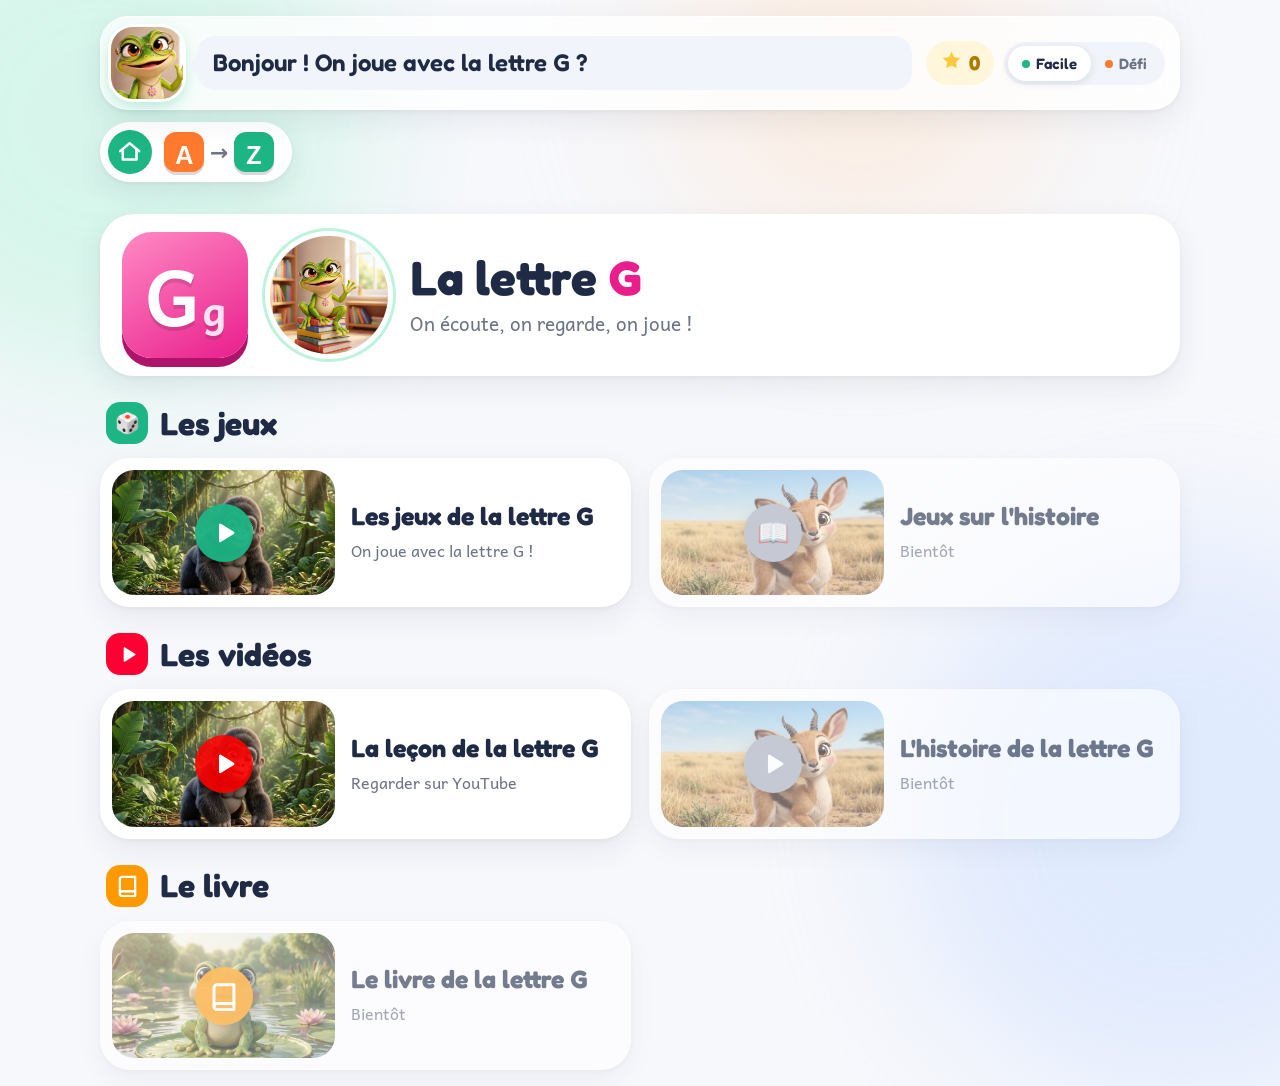
<file: g/index.html>
<!DOCTYPE html>
<html lang="fr">
<head>
<meta charset="utf-8">
<meta name="viewport" content="width=device-width, initial-scale=1">
<title>Les jeux de Lila – la lettre G</title>
<link rel="icon" href="../favicon.ico" sizes="any">
<link rel="icon" type="image/png" sizes="32x32" href="../favicon-32.png">
<link rel="icon" type="image/png" sizes="192x192" href="../favicon-192.png">
<link rel="apple-touch-icon" href="../apple-touch-icon.png">
<style>
@font-face{font-family:Fredoka;src:url(fonts/fredoka-latin-600-normal.woff2) format('woff2');font-weight:600}
@font-face{font-family:Fredoka;src:url(fonts/fredoka-latin-700-normal.woff2) format('woff2');font-weight:700}
@font-face{font-family:Andika;src:url(fonts/andika-latin-400-normal.woff2) format('woff2');font-weight:400}
@font-face{font-family:Andika;src:url(fonts/andika-latin-700-normal.woff2) format('woff2');font-weight:700}
:root{--ink:#1F2A44;--muted:#6B7385;--surface:#fff;--mint:#1DB584;--mint-d:#13976C;--sky:#4F8DF7;--orange:#FF7A2F;--sun:#FFC83D;--soft:#F1F4FA;--line:#E6EAF2;--shadow:0 10px 30px rgba(31,42,68,.08),0 2px 6px rgba(31,42,68,.05)}
*{box-sizing:border-box;margin:0}
html,body{min-height:100%}
body{font-family:Fredoka,system-ui,sans-serif;color:var(--ink);background:#F7F8FC;padding:16px;-webkit-tap-highlight-color:transparent;overflow-x:hidden}
body::before,body::after{content:"";position:fixed;z-index:-1;border-radius:50%;filter:blur(70px);opacity:.55}
body::before{width:520px;height:520px;left:-160px;top:-140px;background:#BDF3DD}
body::after{width:560px;height:560px;right:-180px;bottom:-200px;background:#CFE0FF}
.blob{position:fixed;z-index:-1;width:380px;height:380px;right:18%;top:-120px;border-radius:50%;filter:blur(80px);opacity:.45;background:#FFE1C7}
.wrap{max-width:1080px;margin:0 auto}
button{font:inherit;cursor:pointer;border:none;color:inherit;background:none}
svg.i{width:1.15em;height:1.15em;stroke:currentColor;fill:none;stroke-width:2.4;stroke-linecap:round;stroke-linejoin:round;flex:none}
svg.f{fill:currentColor;stroke:none}
header{display:flex;align-items:center;gap:14px;background:rgba(255,255,255,.78);backdrop-filter:blur(14px);-webkit-backdrop-filter:blur(14px);border:1px solid rgba(255,255,255,.9);border-radius:28px;padding:10px 14px 10px 10px;box-shadow:var(--shadow);position:sticky;top:10px;z-index:5}
.lila{width:72px;height:72px;border-radius:22px;flex:none;object-fit:cover;box-shadow:0 0 0 3px #fff,0 6px 16px rgba(29,181,132,.35)}
.lila.talk{animation:talk .45s ease-in-out 4}.lila.happy{animation:jump .7s ease 2}.lila.sad{animation:wig .5s}
@keyframes talk{50%{transform:scale(1.06) rotate(-3deg)}}
@keyframes jump{30%{transform:translateY(-10px) scale(1.06)}60%{transform:none}}
@keyframes wig{25%{transform:rotate(-6deg)}75%{transform:rotate(6deg)}}
.bubble{flex:1;font-size:clamp(17px,2.4vw,24px);font-weight:600;line-height:1.25;position:relative;background:var(--soft);border-radius:18px;padding:12px 16px}
.bubble::before{content:"";position:absolute;left:-7px;top:22px;width:14px;height:14px;background:var(--soft);transform:rotate(45deg);border-radius:3px}
.right{display:flex;align-items:center;gap:10px}
.stars{display:flex;align-items:center;gap:6px;font-size:20px;font-weight:700;background:#FFF6DB;color:#B07A00;border-radius:999px;padding:8px 14px}
.stars svg{color:var(--sun)}
.lvl{display:flex;background:var(--soft);border-radius:999px;padding:4px}
.lvl button{padding:8px 14px;border-radius:999px;font-size:15px;font-weight:600;color:var(--muted);transition:.2s}
.lvl button.on{background:#fff;color:var(--ink);box-shadow:0 2px 8px rgba(31,42,68,.12)}
.lvl button i{display:inline-block;width:8px;height:8px;border-radius:50%;margin-right:6px;vertical-align:1px}
.home{display:none;margin:14px 0 0;align-items:center;gap:8px;background:#fff;border-radius:999px;padding:10px 18px;font-size:17px;font-weight:600;box-shadow:var(--shadow)}
main{margin-top:18px}
.start{display:grid;grid-template-columns:1fr 1fr;gap:28px;align-items:center;background:#fff;border-radius:36px;padding:28px;box-shadow:var(--shadow)}
.start img{width:100%;border-radius:28px;aspect-ratio:1;object-fit:cover}
.start h1{font-size:clamp(34px,5vw,58px);line-height:1.05;font-weight:700}
.start h1 .a{color:var(--orange)}
.start p{color:var(--muted);font-size:20px;margin:12px 0 26px;font-family:Andika}
.cta{display:inline-flex;align-items:center;gap:12px;font-size:26px;font-weight:700;background:var(--mint);color:#fff;border-radius:999px;padding:16px 34px 16px 26px;box-shadow:0 10px 24px rgba(29,181,132,.35);transition:transform .15s}
.cta:active,.btn:active,.mbtn:active,.yn button:active{transform:scale(.96)}
.menu{display:grid;grid-template-columns:repeat(2,1fr);gap:18px}
.mbtn{background:#fff;border-radius:30px;padding:12px;display:flex;align-items:center;gap:16px;text-align:left;box-shadow:var(--shadow);transition:transform .15s,box-shadow .2s}
.mbtn:hover{box-shadow:0 16px 36px rgba(31,42,68,.12)}
.mbtn .th{width:44%;aspect-ratio:4/3;border-radius:22px;overflow:hidden;flex:none;position:relative}
.mbtn .th img{width:100%;height:100%;object-fit:cover}
.mbtn .th .ic{position:absolute;left:10px;bottom:10px;width:44px;height:44px;border-radius:14px;display:grid;place-items:center;color:#fff;font-size:22px;box-shadow:0 4px 12px rgba(0,0,0,.18)}
.mbtn b{display:block;font-size:clamp(20px,2.6vw,27px);font-weight:700;line-height:1.1}
.mbtn span.s{display:block;font-size:16px;color:var(--muted);margin-top:6px;font-family:Andika}
.panel{background:#fff;border-radius:34px;padding:20px;text-align:center;box-shadow:var(--shadow)}
.media{width:min(760px,100%);aspect-ratio:16/9;border-radius:24px;background:var(--soft);display:block;margin:0 auto;object-fit:cover}
.word{font-family:Andika;font-size:clamp(54px,10vw,96px);font-weight:700;line-height:1.1;color:var(--ink);margin-top:8px}
.a{color:var(--orange)}
.row{display:flex;gap:12px;justify-content:center;flex-wrap:wrap;margin-top:16px}
.btn{display:inline-flex;align-items:center;gap:10px;border-radius:999px;padding:14px 24px;font-size:21px;font-weight:600;transition:transform .15s}
.b-primary{background:var(--mint);color:#fff;box-shadow:0 8px 20px rgba(29,181,132,.3)}
.b-sky{background:#EAF1FF;color:var(--sky)}
.b-sun{background:#FFF3D6;color:#B06F00}
.b-ghost{background:var(--soft);color:var(--muted)}
.step{display:flex;gap:8px;justify-content:center;margin-top:14px;flex-wrap:wrap}
.step span{display:inline-flex;align-items:center;gap:8px;padding:9px 16px;border-radius:999px;background:var(--soft);color:#A3AABA;font-size:19px;font-weight:600;transition:.25s}
.step span.on{background:var(--mint);color:#fff;transform:scale(1.06);box-shadow:0 6px 16px rgba(29,181,132,.35)}
.choices{display:grid;gap:16px;margin-top:16px}
.choice{background:#fff;border-radius:26px;padding:8px;box-shadow:0 0 0 2px var(--line);transition:.2s}
.choice:hover{box-shadow:0 0 0 3px #C9D6F0}
.choice img{width:100%;aspect-ratio:16/9;object-fit:cover;border-radius:19px;display:block}
.choice.good{box-shadow:0 0 0 5px var(--mint),0 10px 24px rgba(29,181,132,.3);animation:pop .5s}
.choice.bad{animation:wig .45s;box-shadow:0 0 0 4px #FFB3A0}
@keyframes pop{50%{transform:scale(1.04)}}
.memo{display:grid;grid-template-columns:repeat(4,1fr);gap:14px;perspective:1000px}
.card{aspect-ratio:4/3;position:relative;transform-style:preserve-3d;transition:transform .45s;cursor:pointer}
.card.up,.card.done{transform:rotateY(180deg)}
.face{position:absolute;inset:0;border-radius:22px;backface-visibility:hidden;-webkit-backface-visibility:hidden;display:flex;align-items:center;justify-content:center;overflow:hidden}
.back{background:linear-gradient(140deg,#5ED3A8,#1DB584 55%,#139E74);box-shadow:0 6px 16px rgba(29,181,132,.28)}
.back::after{content:"";position:absolute;inset:8px;border-radius:16px;border:2px dashed rgba(255,255,255,.45)}
.back img{width:44%;border-radius:18px;box-shadow:0 0 0 3px rgba(255,255,255,.85)}
.front{background:#fff;box-shadow:0 0 0 2px var(--line);transform:rotateY(180deg)}
.front img{width:100%;height:100%;object-fit:cover}
.front .w{font-family:Andika;font-size:clamp(20px,3.6vw,40px);font-weight:700}
.card.done .front{box-shadow:0 0 0 4px var(--mint)}
.box .item{width:min(600px,100%);margin:0 auto}
.box .item img{width:100%;aspect-ratio:16/9;object-fit:cover;border-radius:24px}
.yn{display:flex;gap:14px;justify-content:center;margin-top:18px;flex-wrap:wrap}
.yn button{display:inline-flex;align-items:center;gap:12px;font-size:24px;font-weight:700;border-radius:24px;padding:18px 28px;transition:transform .15s}
.yn .y{background:var(--mint);color:#fff;box-shadow:0 8px 20px rgba(29,181,132,.3)}
.yn .n{background:#FFEDE5;color:#E0581C}
.prog{display:flex;gap:6px;justify-content:center;margin-top:18px}
.prog i{width:28px;height:8px;border-radius:99px;background:var(--line);transition:.3s}
.prog i.ok{background:var(--mint)}
.party{position:fixed;inset:0;pointer-events:none;z-index:9}
.party span{position:absolute;top:-30px;width:12px;height:18px;border-radius:3px;animation:fall 2.6s cubic-bezier(.3,.6,.6,1) forwards}
@keyframes fall{to{transform:translateY(110vh) rotate(540deg)}}
.end{display:grid;grid-template-columns:1fr 1fr;gap:24px;align-items:center;text-align:left}
.end img{width:100%;border-radius:28px;aspect-ratio:1;object-fit:cover}
.end h2{font-size:clamp(44px,7vw,72px);font-weight:700;color:var(--mint)}
.end p{font-family:Andika;font-size:22px;color:var(--muted);margin-top:6px}
.end .row{justify-content:flex-start}
@media (max-width:700px){.menu{grid-template-columns:1fr}.lila{width:56px;height:56px;border-radius:18px}.memo{grid-template-columns:repeat(2,1fr)}.start,.end{grid-template-columns:1fr;text-align:center}.end .row{justify-content:center}header{flex-wrap:wrap}.right{width:100%;justify-content:space-between}}
.slots{display:flex;gap:10px;justify-content:center;margin-top:18px;flex-wrap:wrap}
.slot{min-width:110px;height:96px;padding:0 18px;border-radius:22px;border:3px dashed #CBD3E3;display:flex;align-items:center;justify-content:center;font-family:Andika;font-size:56px;font-weight:700;color:var(--ink);transition:.25s}
.slot .ghost{color:#D5DBE7}
.slot.fill{border:3px solid var(--mint);background:#EAFBF4;animation:pop .35s}
.slots.done .slot{background:var(--mint);color:#fff;border-color:var(--mint)}
.slots.done .slot .a{color:#fff}
.tiles{display:flex;gap:12px;justify-content:center;margin-top:18px;flex-wrap:wrap}
.tile{font-family:Andika;font-size:48px;font-weight:700;background:#FFF3D6;color:#7A4B00;border-radius:22px;padding:10px 26px;box-shadow:0 6px 0 #F2D08A;transition:transform .15s}
.tile:active{transform:translateY(4px);box-shadow:0 2px 0 #F2D08A}
.tile.used{opacity:.25;box-shadow:none;cursor:default}
.tile.bad{animation:wig .45s;background:#FFE3DA}
.menu .mbtn:last-child:nth-child(odd){grid-column:1/-1;max-width:calc(50% - 9px);margin:0 auto;width:100%}
@media (max-width:700px){.slot{min-width:80px;height:76px;font-size:40px}.tile{font-size:38px}.menu .mbtn:last-child:nth-child(odd){max-width:none}}
.back2{display:inline-flex;align-items:center;gap:8px;margin:0 0 14px;background:#fff;border-radius:999px;padding:10px 18px;font-size:17px;font-weight:600;box-shadow:var(--shadow);color:var(--ink);text-decoration:none}
.vids{margin-top:26px}
.vids h2{font-size:clamp(24px,3.2vw,32px);font-weight:700;margin:0 0 14px 6px}
.vgrid{display:grid;grid-template-columns:repeat(2,1fr);gap:18px}
.vcard{display:flex;align-items:center;gap:16px;background:#fff;border-radius:30px;padding:12px;box-shadow:var(--shadow);text-decoration:none;color:var(--ink);transition:transform .15s,box-shadow .2s}
.vcard:hover{box-shadow:0 16px 36px rgba(31,42,68,.12)}
.vcard .th{width:44%;aspect-ratio:16/9;border-radius:22px;overflow:hidden;flex:none;position:relative}
.vcard .th img{width:100%;height:100%;object-fit:cover}
.vcard .th .pl{position:absolute;inset:0;margin:auto;width:58px;height:58px;border-radius:50%;background:rgba(255,0,0,.88);color:#fff;display:grid;place-items:center;font-size:26px;box-shadow:0 6px 16px rgba(0,0,0,.25)}
.vcard b{display:block;font-size:clamp(19px,2.4vw,25px);font-weight:700;line-height:1.15}
.vcard span.s{display:block;font-size:16px;color:var(--muted);margin-top:6px;font-family:Andika}
.vcard.soon{opacity:.6;cursor:default}.vcard.soon .pl{background:#A3AABA}
@media (max-width:700px){.vgrid{grid-template-columns:1fr}}
.pond{position:relative;height:clamp(300px,52vh,460px);border-radius:26px;background:linear-gradient(180deg,#D6F4FF,#8CD8F2 55%,#57B6DE);overflow:hidden;margin-top:12px}
.fish{position:absolute;left:0;top:0;width:92px;height:92px;border-radius:50%;font-family:Andika;font-weight:700;font-size:58px;line-height:1;display:grid;place-items:center;color:var(--ink);box-shadow:0 6px 0 rgba(31,42,68,.15),0 10px 20px rgba(31,42,68,.12);will-change:transform}
.fish.caught{animation:catch .6s forwards;pointer-events:none}@keyframes catch{to{opacity:0;scale:1.6}}
.fish.nope{animation:wig2 .45s}@keyframes wig2{25%{rotate:-14deg}75%{rotate:14deg}}
.lotog .choice{position:relative}.tok{position:absolute;inset:0;margin:auto;width:64px;height:64px;border-radius:50%;background:var(--mint);color:#fff;display:none;place-items:center;font-size:34px;box-shadow:0 6px 16px rgba(29,181,132,.4)}.won .tok{display:grid}.won img{opacity:.55}
.gapc{display:inline-block;min-width:.7em;border-bottom:6px solid #CBD3E3;color:#CBD3E3;margin-right:2px}.gapc.ok{color:var(--orange);border-color:var(--mint)}
@media (max-width:700px){.fish{width:72px;height:72px;font-size:46px}}
.vcard.book .th .pl{background:rgba(255,153,0,.95)}

/* nouvel accueil de la lettre (proposition 25/11) */
.start2{display:grid;grid-template-columns:auto auto 1fr auto;gap:22px;align-items:center;background:#fff;border-radius:34px;padding:18px 22px;box-shadow:var(--shadow)}
.tile2{width:126px;height:126px;border-radius:30px;background:linear-gradient(150deg,var(--c1),var(--c2));box-shadow:0 9px 0 var(--c3);display:grid;place-items:center;color:#fff}
.tile2 b{font-family:Andika;font-size:76px;line-height:1;font-weight:700;text-shadow:0 4px 0 rgba(0,0,0,.12)}.tile2 b i{font-style:normal;font-size:.55em;opacity:.85;margin-left:2px}
.lila2{width:118px;height:118px;border-radius:50%;object-fit:cover;object-position:50% 30%;box-shadow:0 0 0 5px #fff,0 0 0 8px #BDF3DD;animation:bob 3.5s ease-in-out infinite}
@keyframes bob{50%{transform:translateY(-6px) rotate(-2deg)}}
.txt2 h1{font-size:clamp(30px,4vw,48px);line-height:1.05;font-weight:700}.txt2 h1 span{color:var(--c2)}
.txt2 p{font-family:Andika;color:var(--muted);font-size:19px;margin-top:6px}
.cta2{font-size:28px;padding:20px 36px 20px 28px}
.vids h2{display:flex;align-items:center;gap:12px}
.hic{width:42px;height:42px;border-radius:14px;display:grid;place-items:center;color:#fff;font-size:20px;flex:none}
.back2{gap:12px;padding:8px 18px 8px 8px;margin:12px 0 14px}
.hico{width:44px;height:44px;border-radius:50%;background:var(--mint);color:#fff;display:grid;place-items:center;font-size:22px}
.az{display:flex;align-items:center;gap:6px}.az i{font-style:normal;font-family:Andika;font-weight:700;color:#fff;width:40px;height:40px;border-radius:12px;display:grid;place-items:center;font-size:26px;box-shadow:0 3px 0 rgba(0,0,0,.15)}.az em{font-style:normal;color:var(--muted);font-size:22px}
.home{gap:12px;padding:8px 20px 8px 8px}
.mini4{display:grid;grid-template-columns:1fr 1fr;gap:4px;width:44px;height:44px;padding:5px;border-radius:14px;background:var(--soft)}.mini4 i{border-radius:5px}
.home .lbl{font-size:20px}
@media (max-width:820px){.start2{grid-template-columns:auto 1fr;text-align:left}.lila2{display:none}.cta2{grid-column:1/-1;justify-content:center}}
@media (max-width:460px){.tile2{width:96px;height:96px}.tile2 b{font-size:58px}}
.front .w{padding:6px;text-align:center;line-height:1.05}
</style>
</head>
<body>
<div class="blob"></div>
<div class="wrap">
  <header>
    <img class="lila" id="lila" src="img/lila_face.jpg" alt="Lila">
    <div class="bubble" id="bubble">Bonjour ! On joue avec la lettre G ?</div>
    <div class="right">
      <div class="stars"><span id="staricon"></span><span id="score">0</span></div>
      <div class="lvl"><button id="l1" class="on"><i style="background:#1DB584"></i>Facile</button><button id="l2"><i style="background:#FF7A2F"></i>Défi</button></div>
    </div>
  </header>
  <a class="back2" href="../index.html" id="back2"></a>
  <button class="home" id="home"></button>
  <main id="main"></main>
</div>
<div class="party" id="party"></div>
<script>
const I={
play:'<svg class="i f" viewBox="0 0 24 24"><path d="M8 5.5v13a1 1 0 0 0 1.5.86l10.4-6.5a1 1 0 0 0 0-1.72L9.5 4.64A1 1 0 0 0 8 5.5z"/></svg>',
replay:'<svg class="i" viewBox="0 0 24 24"><path d="M3 12a9 9 0 1 0 3-6.7L3 8"/><path d="M3 3v5h5"/></svg>',
sound:'<svg class="i" viewBox="0 0 24 24"><path d="M11 5 6 9H3v6h3l5 4z"/><path d="M15.5 8.5a5 5 0 0 1 0 7"/><path d="M18.5 5.5a9 9 0 0 1 0 13"/></svg>',
check:'<svg class="i" viewBox="0 0 24 24"><path d="M5 12.5l4.5 4.5L19 7.5"/></svg>',
next:'<svg class="i" viewBox="0 0 24 24"><path d="M5 12h14"/><path d="M13 6l6 6-6 6"/></svg>',
home:'<svg class="i" viewBox="0 0 24 24"><path d="M3 11.5 12 4l9 7.5"/><path d="M5.5 10v9.5h13V10"/></svg>',
star:'<svg class="i f" viewBox="0 0 24 24"><path d="M12 2.8l2.8 5.8 6.3.9-4.6 4.4 1.1 6.3L12 17.2l-5.6 3 1.1-6.3L2.9 9.5l6.3-.9z"/></svg>',
eye:'<svg class="i" viewBox="0 0 24 24"><path d="M2 12s3.6-7 10-7 10 7 10 7-3.6 7-10 7S2 12 2 12z"/><circle cx="12" cy="12" r="3"/></svg>',
mic:'<svg class="i" viewBox="0 0 24 24"><rect x="9" y="3" width="6" height="11" rx="3"/><path d="M5 11a7 7 0 0 0 14 0"/><path d="M12 18v3"/></svg>',
timer:'<svg class="i" viewBox="0 0 24 24"><circle cx="12" cy="13" r="8"/><path d="M12 9v4l2.5 2"/><path d="M10 2h4"/></svg>',
hand:'<svg class="i" viewBox="0 0 24 24"><path d="M18 11V6a2 2 0 0 0-4 0v5"/><path d="M14 10V4a2 2 0 0 0-4 0v6"/><path d="M10 10.5V6a2 2 0 0 0-4 0v8"/><path d="M18 8a2 2 0 1 1 4 0v6a8 8 0 0 1-8 8h-2c-2.8 0-4.5-.86-5.99-2.34l-3.6-3.6a2 2 0 0 1 2.83-2.82L7 15"/></svg>',
target:'<svg class="i" viewBox="0 0 24 24"><circle cx="12" cy="12" r="9"/><circle cx="12" cy="12" r="5"/><circle cx="12" cy="12" r="1.5"/></svg>',
cards:'<svg class="i" viewBox="0 0 24 24"><rect x="3" y="6" width="11" height="15" rx="2.5"/><path d="M8 3.5h10.5A2.5 2.5 0 0 1 21 6v12"/></svg>',
box:'<svg class="i" viewBox="0 0 24 24"><path d="M21 8l-9-5-9 5 9 5 9-5z"/><path d="M3 8v8l9 5 9-5V8"/><path d="M12 13v8"/></svg>',
puzzle:'<svg class="i" viewBox="0 0 24 24"><path d="M10 3h4v2.5a1.5 1.5 0 0 0 3 0V3h4v6h-2.5a1.5 1.5 0 0 0 0 3H21v9h-6v-2.5a1.5 1.5 0 0 0-3 0V21H3v-6h2.5a1.5 1.5 0 0 0 0-3H3V3h7z"/></svg>',
no:'<svg class="i" viewBox="0 0 24 24"><path d="M6 6l12 12"/><path d="M18 6 6 18"/></svg>',
};

const CFG={"letter": "G", "first": "g", "words": ["gorille", "gazelle", "guepard", "grenouille"], "label": {"gorille": "gorille", "gazelle": "gazelle", "guepard": "guépard", "grenouille": "grenouille", "avion": "avion", "ami": "ami", "abeille": "abeille", "ane": "âne", "alouette": "alouette", "agneau": "agneau", "alligator": "alligator", "bebe": "bébé", "baleine": "baleine", "bison": "bison", "biche": "biche", "belette": "belette", "bouc": "bouc", "babouin": "babouin", "bateau": "bateau", "canard": "canard", "castor": "castor", "coq": "coq", "coccinelle": "coccinelle", "cameleon": "caméléon", "crabe": "crabe", "dauphin": "dauphin", "dinde": "dinde", "dromadaire": "dromadaire", "dalmatien": "dalmatien", "dragon": "dragon de Komodo", "dinosaure": "dinosaure", "ecureuil": "écureuil", "elan": "élan", "elephant": "éléphant", "escargot": "escargot"}, "syl": {"gorille": ["go", "rille"], "gazelle": ["ga", "zelle"], "guepard": ["gué", "pard"], "grenouille": ["gre", "nouille"]}, "menu": ["gorille", "gazelle", "guepard", "grenouille"], "videos": [{"title": "La leçon de la lettre G", "img": "gorille", "url": "https://youtu.be/BaHiXolBcDA"}, {"title": "L'histoire de la lettre G", "img": "gazelle", "url": ""}], "other": ["avion", "ami", "abeille", "ane", "alouette", "agneau", "alligator", "bebe", "baleine", "bison", "biche", "belette", "bouc", "babouin", "bateau", "canard", "castor", "coq", "coccinelle", "cameleon", "crabe", "dauphin", "dinde", "dromadaire", "dalmatien", "dragon", "dinosaure", "ecureuil", "elan", "elephant", "escargot"], "games": ["rep", "loto", "memo", "join"], "books": [{"title": "Le livre de la lettre G", "img": "grenouille", "url": ""}], "col": ["#FF8AC4", "#E91E8C", "#B0136A"]};
const AW=CFG.words, OTHER=CFG.other, LABEL=CFG.label, L=CFG.letter;
const $=id=>document.getElementById(id);
setTimeout(()=>{$('staricon').innerHTML=I.star;$('home').innerHTML='<span class="mini4"><i style="background:#1DB584"></i><i style="background:#4F8DF7"></i><i style="background:#E84D8A"></i><i style="background:#FFB020"></i></span><span class="lbl">Jeux</span>';$('home').setAttribute('aria-label','Retour aux jeux');$('back2').innerHTML='<span class="hico">'+I.home+'</span><span class="az"><i style="background:#FF7A2F">A</i><em>→</em><i style="background:#1DB584">Z</i></span>';$('back2').setAttribute('aria-label','Toutes les lettres');},0);
let level=1,score=0,gen=0;

// ---------- son ----------
const player=new Audio();
let stopFlag=0;
function play(src){return new Promise(res=>{try{player.pause();player.src=src;player.onended=()=>res();player.onerror=()=>res();const p=player.play();if(p&&p.catch)p.catch(()=>res());}catch(e){res();}});}
const wait=ms=>new Promise(r=>setTimeout(r,ms));
async function seq(items){const g=gen;for(const it of items){if(g!==gen)return false;if(typeof it==='number')await wait(it);else if(typeof it==='function')it();else await play(it);}return g===gen;}
const W=w=>`snd/${w}.mp3`, P=p=>`snd/p_${p}.mp3`, C=w=>`snd/c_${w}.mp3`;
let actx=null;
function ding(ok=true){try{actx=actx||new (window.AudioContext||window.webkitAudioContext)();const n=ok?[660,880,1100]:[330,262];n.forEach((f,i)=>{const o=actx.createOscillator(),g=actx.createGain();o.frequency.value=f;g.gain.setValueAtTime(.0001,actx.currentTime+i*.12);g.gain.exponentialRampToValueAtTime(.15,actx.currentTime+i*.12+.02);g.gain.exponentialRampToValueAtTime(.0001,actx.currentTime+i*.12+.3);o.connect(g).connect(actx.destination);o.start(actx.currentTime+i*.12);o.stop(actx.currentTime+i*.12+.35);});}catch(e){}}

// ---------- Lila ----------
function lila(msg,mood='talk'){ $('bubble').textContent=msg; const l=$('lila'); l.className='lila'; void l.offsetWidth; l.classList.add(mood); }
function star(n=1){score+=n;$('score').textContent=score;}
function confetti(){const e=['#1DB584','#FF7A2F','#4F8DF7','#FFC83D','#B98BFF'],p=$('party');for(let i=0;i<40;i++){const s=document.createElement('span');s.style.background=e[i%e.length];s.style.left=Math.random()*100+'vw';s.style.animationDelay=Math.random()*.6+'s';p.appendChild(s);setTimeout(()=>s.remove(),3300);}}
const shuffle=a=>{a=a.slice();for(let i=a.length-1;i>0;i--){const j=Math.floor(Math.random()*(i+1));[a[i],a[j]]=[a[j],a[i]];}return a;};
const firstHTML=t=>{const m=t.match(new RegExp('^('+CFG.first+')(.*)$','i'));return m?`<span class="a">${m[1]}</span>${m[2]}`:t;};
const wordHTML=w=>firstHTML(LABEL[w]);
const prog=(n,i)=>'<div class="prog">'+Array.from({length:n},(_,k)=>`<i class="${k<i?'ok':''}"></i>`).join('')+'</div>';
function reset(){gen++;try{player.pause();}catch(e){} document.querySelectorAll('video').forEach(v=>{try{v.pause();}catch(e){}});}

// ---------- accueil / menu ----------
function start(){const [c1,c2,c3]=CFG.col||['#4FD6A5','#1DB584','#11916A'];
  $('main').innerHTML=`<div class="start2" style="--c1:${c1};--c2:${c2};--c3:${c3}">
    <div class="tile2"><b>${L}<i>${L.toLowerCase()}</i></b></div>
    <img class="lila2" src="img/lila.jpg" alt="Lila">
    <div class="txt2"><h1>La lettre <span>${L}</span></h1><p>On écoute, on regarde, on joue !</p></div>
    </div>`+games()+vids()+books();
  $('go').onclick=()=>menu(); }
function books(){if(!(CFG.books||[]).length)return '';return `<div class="vids"><h2><span class="hic" style="background:#FF9900">${I.book}</span>Le livre</h2><div class="vgrid">${CFG.books.map(v=>{const on=!!v.url;return `<${on?'a':'div'} class="vcard book${on?'':' soon'}"${on?` href="${v.url}" target="_blank" rel="noopener"`:''}><div class="th"><img src="img/${v.img}_n.jpg" alt=""><span class="pl">${I.book}</span></div><div><b>${v.title}</b><span class="s">${on?'Le livre sur Amazon':'Bientôt'}</span></div></${on?'a':'div'}>`;}).join('')}</div></div>`;}
function games(){return `<div class="vids"><h2><span class="hic" style="background:#1DB584">🎲</span>Les jeux</h2><div class="vgrid"><button class="vcard" id="go" style="text-align:left;font:inherit"><div class="th"><img src="img/${CFG.videos[0].img}_n.jpg" alt=""><span class="pl" style="background:rgba(29,181,132,.95)">${I.play}</span></div><div><b>Les jeux de la lettre ${L}</b><span class="s">On joue avec la lettre ${L} !</span></div></button><div class="vcard soon"><div class="th"><img src="img/${CFG.videos[CFG.videos.length-1].img}_n.jpg" alt=""><span class="pl">📖</span></div><div><b>Jeux sur l'histoire</b><span class="s">Bientôt</span></div></div></div></div>`;}
function vids(){return `<div class="vids"><h2><span class="hic" style="background:#FF0033">${I.play}</span>Les vidéos</h2><div class="vgrid">${CFG.videos.map(v=>{const on=!!v.url;return `<${on?'a':'div'} class="vcard${on?'':' soon'}"${on?` href="${v.url}" target="_blank" rel="noopener"`:''}><div class="th"><img src="img/${v.img}_n.jpg" alt=""><span class="pl">${I.play}</span></div><div><b>${v.title}</b><span class="s">${on?'Regarder sur YouTube':'Bientôt'}</span></div></${on?'a':'div'}>`;}).join('')}</div></div>`;}
function menu(){reset();$('home').style.display='none';$('back2').style.display='inline-flex';
  $('main').innerHTML=`<div class="menu">${CFG.games.map((g,k)=>{const [c,ic,t,s]=GAMES[g];return `<button class="mbtn" data-g="${g}"><div class="th"><img src="img/${CFG.menu[k%CFG.menu.length]}_n.jpg" alt=""><span class="ic" style="background:${c}">${I[ic]}</span></div><div><b>${t}</b><span class="s">${s}</span></div></button>`;}).join('')}</div>`;
  document.querySelectorAll('.mbtn').forEach(b=>b.onclick=()=>{$('home').style.display='inline-flex';$('back2').style.display='none';({rep,find,memo,box,join,loto,peche,manque})[b.dataset.g]();});
  lila('Choisis un jeu !');seq([P('choisis')]);
}
$('home').onclick=menu;
function setLevel(n){level=n;$('l1').classList.toggle('on',n===1);$('l2').classList.toggle('on',n===2);if($('go'))return;menu();}
$('l1').onclick=()=>setLevel(1);$('l2').onclick=()=>setLevel(2);

function finish(again){reset();ding();confetti();star(3);
  $('main').innerHTML=`<div class="panel end"><img src="img/lila_bravo.jpg" alt=""><div><h2>Bravo !</h2><p>Tu as tout trouvé. C'est super !</p>
   <div class="row"><button class="btn b-primary" id="again">${I.replay} Rejouer</button><button class="btn b-sky" id="back">${I.home} Autre jeu</button></div></div></div>`;
  $('again').onclick=again;$('back').onclick=menu;
  lila('Bravo ! Tu as tout trouvé ! C\'est super !','happy');seq([P('fini')]);
}

// ---------- 1. Écoute et répète ----------
function rep(){reset();const list=shuffle(AW);let i=0;
  function show(){reset();if(i>=list.length)return finish(rep);
    const w=list[i];const hide=level===2;let shown=!hide;
    $('main').innerHTML=`<div class="panel">
      <video class="media" id="vid" src="vid/${w}.mp4" poster="img/${hide?w+'_n':w}.jpg" playsinline muted preload="auto" style="${hide?'filter:blur(18px)':''}"></video>
      <div class="word">${wordHTML(w)}</div>
      <div class="row">
        <button class="btn b-sky" id="again">${hide?I.eye+' Voir et écouter':I.replay+' Revoir'}</button>
        <button class="btn b-primary" id="said">${I.check} Je l'ai dit !</button>
        <button class="btn b-ghost" id="next" aria-label="Suivant">${I.next}</button>
      </div>${prog(list.length,i)}</div>`;
    const watch=async()=>{reset();const v=$('vid');v.style.filter='none';
      if(!shown){shown=true;$('again').innerHTML=I.replay+' Revoir';}
      lila('Regarde ! Qui est-ce ?','talk');v.muted=true;v.currentTime=0;const p=v.play();if(p&&p.catch)p.catch(()=>{});play(C(w));};
    if(hide){lila('Lis le mot avec ton doigt… puis regarde !','talk');}
    else watch();
    $('again').onclick=watch;
    $('said').onclick=()=>{reset();star();ding();lila('Bravo !','happy');seq([P('bravo'),400,()=>{i++;show();}]);};
    $('next').onclick=()=>{i++;show();};
  }
  show();
}

// ---------- 2. Trouve l'image ----------
function find(){reset();const list=shuffle(AW);let i=0;const n=level===1?2:3;
  function show(){reset();if(i>=list.length)return finish(find);
    const w=list[i];const opts=shuffle([w,...shuffle(AW.filter(x=>x!==w)).slice(0,n-1)]);
    $('main').innerHTML=`<div class="panel">
      ${level===2?`<div class="word">${wordHTML(w)}</div>`:''}
      <div class="row" style="margin-top:4px"><button class="btn b-sky" id="again">${I.sound} ${level===2?'Aide : écouter':'Réécouter'}</button><button class="btn b-ghost" id="next" aria-label="Suivant">${I.next}</button></div>
      <div class="choices" style="grid-template-columns:repeat(${n},1fr)">${opts.map((o,k)=>`<button class="choice" data-k="${k}"><img src="img/${o}_n.jpg" alt=""></button>`).join('')}</div>
      ${prog(list.length,i)}</div>`;
    if(level===1){lila('Montre-moi : '+LABEL[w]+' !');seq([P('montre'),W(w)]);}
    else{lila('Lis le mot, et trouve la bonne image.');seq([P('lis')]);}
    $('again').onclick=()=>seq(level===1?[P('montre'),W(w)]:[W(w)]);
    $('next').onclick=()=>{i++;show();};
    let lock=false;
    document.querySelectorAll('.choice').forEach(b=>b.onclick=()=>{if(lock)return;const o=opts[+b.dataset.k];
      if(o===w){lock=true;b.classList.add('good');ding();star();lila('Bravo ! '+LABEL[w]+' !','happy');reset();const nx=$('next');nx.className='btn b-primary';nx.innerHTML=I.next+' Suivant';seq([W(w),300,P('bravo')]);}
      else{b.classList.remove('bad');void b.offsetWidth;b.classList.add('bad');ding(false);lila('Presque ! Essaie encore.','sad');reset();seq([P('presque')]);}});
  }
  show();
}

// ---------- 3. Les paires (16 cartes) ----------
function memo(){reset();
  const pick=shuffle(AW).slice(0,4);
  const cards=shuffle(pick.flatMap(w=>[{w,kind:'img'},{w,kind:level===1?'img':'word'}]));
  $('main').innerHTML=`<div class="panel"><div class="memo">${cards.map((c,i)=>`
    <div class="card" data-i="${i}"><div class="face back"><img src="img/lila_face.jpg" alt=""></div><div class="face front">${c.kind==='img'?`<img src="img/${level===1?c.w:c.w+'_n'}.jpg" alt="">`:`<div class="w">${wordHTML(c.w)}</div>`}</div></div>`).join('')}</div>
    <div class="prog" id="mp">${pick.map(()=>'<i></i>').join('')}</div></div>`;
  lila(level===1?'Retourne deux cartes, et trouve les paires !':'Trouve l\'image et son mot !');seq([P('paires')]);
  let open=[],lock=false,found=0;
  document.querySelectorAll('.card').forEach(el=>el.onclick=()=>{
    if(lock||el.classList.contains('up')||el.classList.contains('done'))return;
    const c=cards[+el.dataset.i];el.classList.add('up');reset();seq([W(c.w)]);open.push([el,c]);
    if(open.length===2){lock=true;const [[e1,c1],[e2,c2]]=open;
      if(c1.w===c2.w){setTimeout(()=>{e1.classList.add('done');e2.classList.add('done');ding();star();found++;
          document.querySelectorAll('#mp i')[found-1].classList.add('ok');lila('Bravo ! '+LABEL[c1.w]+' !','happy');open=[];lock=false;
          if(found===pick.length)setTimeout(()=>finish(memo),1500);else seq([P('bravo')]);},800);}
      else{setTimeout(()=>{e1.classList.remove('up');e2.classList.remove('up');lila('Pas pareil… Essaie encore !','sad');seq([P('paspareil')]);open=[];lock=false;},1600);}
    }});
}

// ---------- 4. La boîte à (lettre) ----------
function box(){const S=CFG.sound||L;reset();const list=shuffle([...shuffle(AW).slice(0,4),...shuffle(OTHER).slice(0,4)]);let i=0;
  function show(){reset();if(i>=list.length)return finish(box);
    const w=list[i];const isA=AW.includes(w);
    $('main').innerHTML=`<div class="panel"><div class="box">
      <div class="item"><img src="img/${w}_n.jpg" alt="">${level===2?`<div class="word" style="font-size:clamp(44px,8vw,72px)">${LABEL[w]}</div>`:''}</div></div>
      <div class="row"><button class="btn b-sky" id="again">${I.sound} Écouter</button></div>
      <div class="yn"><button class="y" id="yes">${I.box} Oui, ${S} !</button><button class="n" id="no">${I.no} Pas de ${S}</button></div>
      ${prog(list.length,i)}</div>`;
    lila('Est-ce que ça commence par '+S+' ?');
    seq(level===1?[W(w),300,P('commence')]:[P('commence')]);
    $('again').onclick=()=>seq([W(w)]);
    let lock=false;
    const answer=yes=>{if(lock)return;reset();
      if(yes===isA){lock=true;ding();star();lila(isA?'Oui ! Ça commence par '+S+'. Dans la boîte !':'Bien vu ! Ça ne commence pas par '+S+'.','happy');seq([P(isA?'oui':'bienvu'),300,()=>{i++;show();}]);}
      else{ding(false);lila('Écoute bien. Est-ce que tu entends '+S+' au début ?','sad');seq([P('ecoute'),300,W(w)]);}};
    $('yes').onclick=()=>answer(true);$('no').onclick=()=>answer(false);
  }
  show();
}

// ---------- 5. Le mot en morceaux ----------
const SYL=CFG.syl;
function join(){reset();const list=shuffle(AW.filter(w=>SYL[w]&&SYL[w].length>1));let i=0;
  function show(){reset();if(i>=list.length)return finish(join);
    const w=list[i];const syl=SYL[w];
    let tiles=syl.map((t,k)=>({t,k}));
    if(level===2){const others=shuffle(AW.filter(x=>x!==w)).flatMap(x=>SYL[x].slice(1)).filter(t=>!syl.includes(t));tiles.push({t:others[0],k:-1});}
    do{tiles=shuffle(tiles);}while(tiles.length>1&&tiles.every((x,n)=>x.k===n));
    $('main').innerHTML=`<div class="panel">
      <img class="media" src="img/${w}_n.jpg" alt="" style="max-width:520px">
      <div class="slots">${syl.map((t,k)=>`<div class="slot" id="sl${k}">${level===1?`<span class="ghost">${t}</span>`:''}</div>`).join('')}</div>
      <div class="tiles">${tiles.map((x,n)=>`<button class="tile" data-n="${n}">${x.t}</button>`).join('')}</div>
      <div class="row"><button class="btn b-sky" id="again">${I.sound} Écouter</button><button class="btn b-ghost" id="next" aria-label="Suivant">${I.next}</button></div>
      ${prog(list.length,i)}</div>`;
    lila(level===1?'Remets les morceaux dans l\'ordre !':'Construis le mot. Attention, un morceau est en trop !');
    seq([W(w)]);
    $('again').onclick=()=>seq([W(w)]);
    $('next').onclick=()=>{i++;show();};
    let pos=0;
    document.querySelectorAll('.tile').forEach(b=>b.onclick=()=>{if(pos>=syl.length||b.disabled)return;const x=tiles[+b.dataset.n];
      if(x.t===syl[pos]){b.disabled=true;b.classList.add('used');const sl=$('sl'+pos);sl.innerHTML=(pos===0?firstHTML(x.t):x.t);sl.classList.add('fill');pos++;ding();
        if(pos===syl.length){star();lila('Bravo ! '+LABEL[w]+' !','happy');reset();document.querySelector('.slots').classList.add('done');
          const nx=$('next');nx.className='btn b-primary';nx.innerHTML=I.next+' Suivant';seq([W(w),300,P('bravo')]);}}
      else{b.classList.remove('bad');void b.offsetWidth;b.classList.add('bad');ding(false);lila('Presque ! Quel morceau vient '+(pos===0?'en premier':'après')+' ?','sad');}});
  }
  show();
}

// ---------- jeux ajoutés le 24/11 ----------
const LETTERS=['A','B','C','D','E','F','G','H'];
Object.assign(I,{
book:'<svg class="i" viewBox="0 0 24 24"><path d="M4 5.5A2.5 2.5 0 0 1 6.5 3H20v15H6.5A2.5 2.5 0 0 0 4 20.5z"/><path d="M4 20.5A2.5 2.5 0 0 0 6.5 23H20v-5"/></svg>',
grid:'<svg class="i" viewBox="0 0 24 24"><rect x="3" y="3" width="7" height="7" rx="1.5"/><rect x="14" y="3" width="7" height="7" rx="1.5"/><rect x="3" y="14" width="7" height="7" rx="1.5"/><rect x="14" y="14" width="7" height="7" rx="1.5"/></svg>',
fish:'<svg class="i" viewBox="0 0 24 24"><path d="M2 12s4-6 11-6c4 0 7 3 9 6-2 3-5 6-9 6-7 0-11-6-11-6z"/><path d="M2 12 0 8m2 4-2 4"/><circle cx="16" cy="11" r="1"/></svg>',
gap:'<svg class="i" viewBox="0 0 24 24"><path d="M4 20h5"/><path d="M12 6h8M12 12h8M12 18h8"/><path d="M6.5 4v10"/></svg>',
pen:'<svg class="i" viewBox="0 0 24 24"><path d="M15 4.5l4.5 4.5L9 19.5H4.5V15z"/><path d="M13 6.5l4.5 4.5"/></svg>'});
const GAMES={
 rep:['#1DB584','sound','Écoute et répète','Les amis de Lila se présentent'],
 find:['#4F8DF7','target',"Trouve l'image",'Touche la bonne image'],
 memo:['#B98BFF','cards','Les paires','8 cartes cachées'],
 box:['#FF7A2F','box','La boîte à '+(CFG.sound||L),'Ça commence par '+(CFG.sound||L)+' ?'],
 join:['#FFB020','puzzle','Le mot en morceaux',"Remets les syllabes dans l'ordre"],
 loto:['#E84D8A','grid','Le loto de Lila','Remplis ta carte'],
 peche:['#2FA8D8','fish','La pêche aux lettres','Attrape tous les '+L],
 manque:['#7A5CFA','gap','La lettre qui manque','Quelle lettre au début ?'],};

// ---------- Le loto de Lila ----------
function loto(){reset();const n=Math.min(level===1?4:6,AW.length);const card=shuffle(AW).slice(0,n);const calls=shuffle(card);let i=0;
  $('main').innerHTML=`<div class="panel">
    <div id="call"></div>
    <div class="row" style="margin-top:4px"><button class="btn b-sky" id="again">${I.sound} ${level===2?'Aide : écouter':'Réécouter'}</button></div>
    <div class="choices lotog" style="grid-template-columns:repeat(${n===4?2:3},1fr)">${card.map(o=>`<button class="choice" data-w="${o}"><img src="img/${o}_n.jpg" alt=""><span class="tok">${I.star}</span></button>`).join('')}</div>
    <div class="prog" id="lp">${card.map(()=>'<i></i>').join('')}</div></div>`;
  let lock=false;
  function call(){reset();if(i>=calls.length)return setTimeout(()=>finish(loto),900);lock=false;const w=calls[i];
    $('call').innerHTML=level===2?`<div class="word">${wordHTML(w)}</div>`:'';
    if(level===1){lila('Montre-moi : '+LABEL[w]+' !');seq([P('montre'),W(w)]);}else{lila('Lis le mot, et trouve-le sur ta carte.');seq([P('lis')]);}}
  $('again').onclick=()=>{const w=calls[i];if(w)seq(level===1?[P('montre'),W(w)]:[W(w)]);};
  document.querySelectorAll('.lotog .choice').forEach(b=>b.onclick=()=>{if(lock||b.classList.contains('won')||i>=calls.length)return;const w=calls[i];
    if(b.dataset.w===w){lock=true;b.classList.add('good','won');ding();star();document.querySelectorAll('#lp i')[i].classList.add('ok');lila('Bravo ! '+LABEL[w]+' !','happy');reset();i++;seq([W(w),300,P('bravo'),300,call]);}
    else{b.classList.remove('bad');void b.offsetWidth;b.classList.add('bad');ding(false);lila('Presque ! Essaie encore.','sad');reset();seq([P('presque')]);}});
  call();
}

// ---------- La pêche aux lettres (majuscules) ----------
function peche(){reset();const g0=gen;const goal=6;let got=0;
  const others=LETTERS.filter(x=>x!==L);const kinds=level===1?shuffle(others).slice(0,2):others;const speed=level===1?55:85;
  $('main').innerHTML=`<div class="panel"><div class="word" style="font-size:clamp(34px,6vw,56px)">Attrape les <span class="a">${L}</span> !</div>
    <div class="pond" id="pond"></div><div class="prog" id="pp">${Array.from({length:goal},()=>'<i></i>').join('')}</div></div>`;
  lila('Attrape tous les '+L+' ! Touche seulement les '+L+'.');
  const pond=$('pond'),cols=['#FFFFFF','#FFF3D6','#EAFBF4','#EAF1FF','#F6EDFF','#FFEDE5'];let fish=[],last=0,spawnT=0,sinceGood=0;
  function spawn(){const W=pond.clientWidth,H=pond.clientHeight;const good=sinceGood>=2||Math.random()<.45;const ch=good?L:kinds[Math.floor(Math.random()*kinds.length)];sinceGood=good?0:sinceGood+1;
    const el=document.createElement('button');el.className='fish';el.textContent=ch;el.style.background=cols[Math.floor(Math.random()*cols.length)];
    const dir=Math.random()<.5?1:-1;const f={el,ch,dir,x:dir>0?-100:W+10,y:20+Math.random()*(H-130),ph:Math.random()*6,v:speed*(0.8+Math.random()*.5)};
    el.onclick=()=>{if(el.classList.contains('caught'))return;
      if(ch===L){el.classList.add('caught');ding();star();got++;document.querySelectorAll('#pp i')[got-1].classList.add('ok');lila('Bravo ! C\'est un '+L+' !','happy');
        play(`snd/l_${L.toLowerCase()}.mp3`);if(got>=goal){setTimeout(()=>{if(g0===gen)finish(peche);},1000);}}
      else{el.classList.remove('nope');void el.offsetWidth;el.classList.add('nope');ding(false);lila('Ça, c\'est un '+ch+'. Cherche le '+L+' !','sad');}};
    pond.appendChild(el);fish.push(f);}
  function tick(t){if(g0!==gen||!document.body.contains(pond))return;const dt=last?Math.min(.05,(t-last)/1000):0;last=t;spawnT-=dt;
    if(spawnT<=0&&got<goal){spawn();spawnT=level===1?1.5:1.1;}
    const W=pond.clientWidth;fish=fish.filter(f=>{f.x+=f.dir*f.v*dt;f.ph+=dt*2;const y=f.y+Math.sin(f.ph)*12;f.el.style.transform=`translate(${f.x}px,${y}px)`;
      if(f.x<-120||f.x>W+20||f.el.classList.contains('gone')){f.el.remove();return false;}return true;});
    requestAnimationFrame(tick);}
  requestAnimationFrame(tick);
}

// ---------- La lettre qui manque ----------
function manque(){reset();const list=shuffle(AW.filter(w=>LABEL[w][0].toLowerCase()===L.toLowerCase()));let i=0;
  function show(){reset();if(i>=list.length)return finish(manque);
    const w=list[i];const lab=LABEL[w];const n=level===1?2:3;const opts=shuffle([L.toLowerCase(),...shuffle(LETTERS.filter(x=>x!==L)).slice(0,n-1).map(x=>x.toLowerCase())]);
    $('main').innerHTML=`<div class="panel">
      <img class="media" src="img/${w}_n.jpg" alt="" style="max-width:520px">
      <div class="word"><span class="gapc" id="gapc">?</span>${lab.slice(1)}</div>
      <div class="tiles">${opts.map(o=>`<button class="tile" data-o="${o}">${o}</button>`).join('')}</div>
      <div class="row"><button class="btn b-sky" id="again">${I.sound} ${level===2?'Aide : écouter':'Écouter'}</button><button class="btn b-ghost" id="next" aria-label="Suivant">${I.next}</button></div>
      ${prog(list.length,i)}</div>`;
    lila('Quelle lettre manque au début du mot ?');
    if(level===1)seq([W(w)]);
    $('again').onclick=()=>seq([W(w)]);
    $('next').onclick=()=>{i++;show();};
    let lock=false;
    document.querySelectorAll('.tile').forEach(b=>b.onclick=()=>{if(lock)return;
      if(b.dataset.o===L.toLowerCase()){lock=true;b.classList.add('used');const g=$('gapc');g.textContent=lab[0];g.classList.add('ok');ding();star();lila('Bravo ! '+lab+' commence par '+L+' !','happy');reset();
        const nx=$('next');nx.className='btn b-primary';nx.innerHTML=I.next+' Suivant';seq([W(w),300,P('bravo')]);}
      else{b.classList.remove('bad');void b.offsetWidth;b.classList.add('bad');ding(false);lila('Presque ! Écoute bien le début du mot.','sad');reset();seq([P('presque'),300,W(w)]);}});
  }
  show();
}


start();
</script>
<script data-goatcounter="https://lisaveclila.goatcounter.com/count" async src="//gc.zgo.at/count.js"></script>
</body>
</html>
</file>
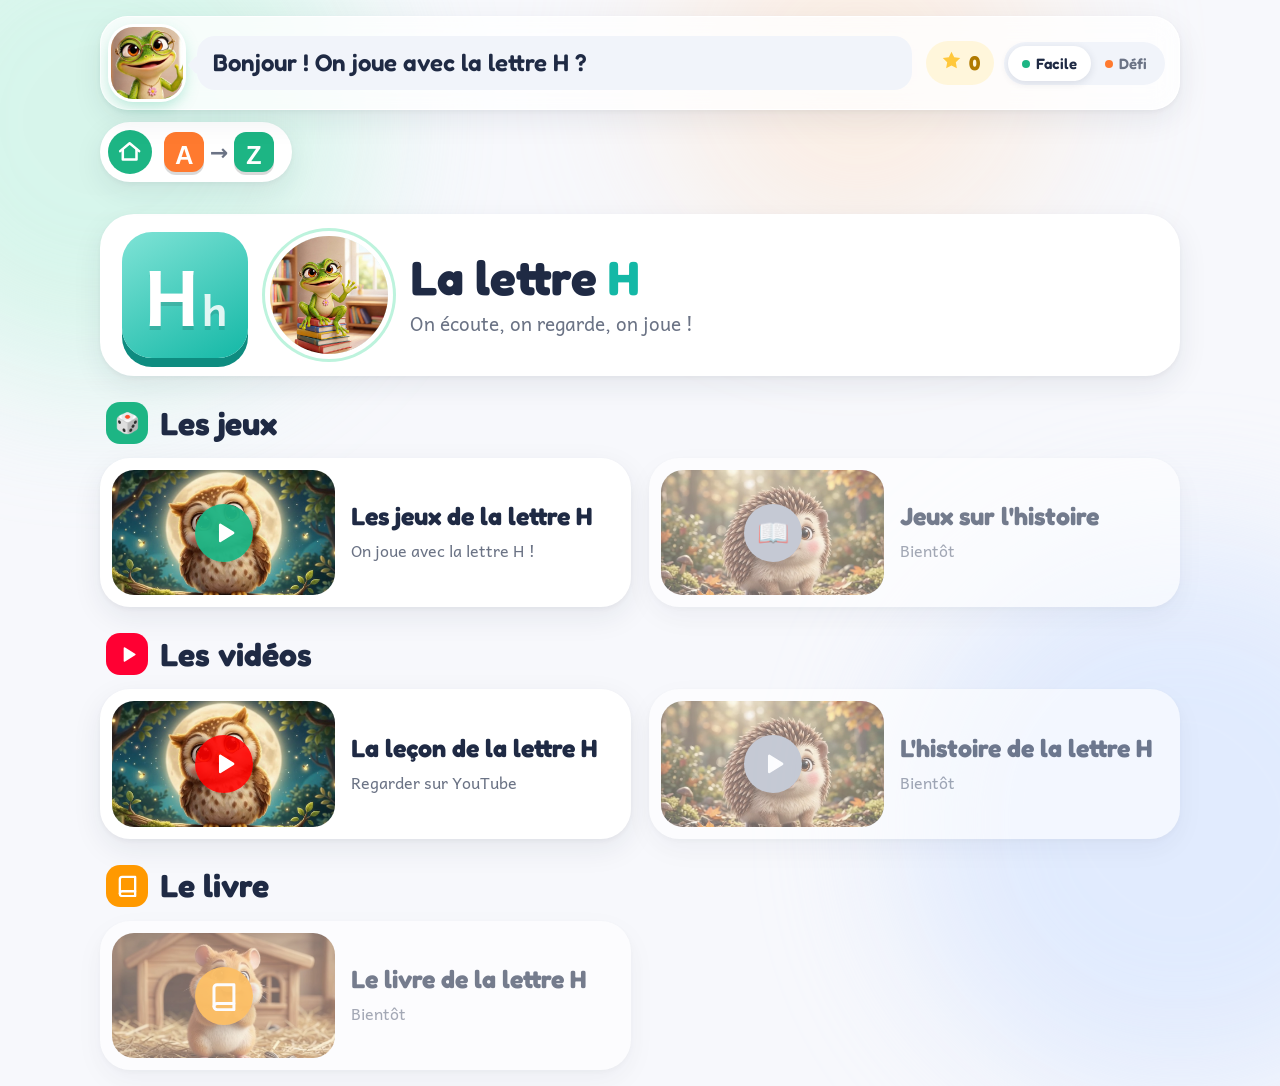
<file: h/index.html>
<!DOCTYPE html>
<html lang="fr">
<head>
<meta charset="utf-8">
<meta name="viewport" content="width=device-width, initial-scale=1">
<title>Les jeux de Lila – la lettre H</title>
<link rel="icon" href="../favicon.ico" sizes="any">
<link rel="icon" type="image/png" sizes="32x32" href="../favicon-32.png">
<link rel="icon" type="image/png" sizes="192x192" href="../favicon-192.png">
<link rel="apple-touch-icon" href="../apple-touch-icon.png">
<style>
@font-face{font-family:Fredoka;src:url(fonts/fredoka-latin-600-normal.woff2) format('woff2');font-weight:600}
@font-face{font-family:Fredoka;src:url(fonts/fredoka-latin-700-normal.woff2) format('woff2');font-weight:700}
@font-face{font-family:Andika;src:url(fonts/andika-latin-400-normal.woff2) format('woff2');font-weight:400}
@font-face{font-family:Andika;src:url(fonts/andika-latin-700-normal.woff2) format('woff2');font-weight:700}
:root{--ink:#1F2A44;--muted:#6B7385;--surface:#fff;--mint:#1DB584;--mint-d:#13976C;--sky:#4F8DF7;--orange:#FF7A2F;--sun:#FFC83D;--soft:#F1F4FA;--line:#E6EAF2;--shadow:0 10px 30px rgba(31,42,68,.08),0 2px 6px rgba(31,42,68,.05)}
*{box-sizing:border-box;margin:0}
html,body{min-height:100%}
body{font-family:Fredoka,system-ui,sans-serif;color:var(--ink);background:#F7F8FC;padding:16px;-webkit-tap-highlight-color:transparent;overflow-x:hidden}
body::before,body::after{content:"";position:fixed;z-index:-1;border-radius:50%;filter:blur(70px);opacity:.55}
body::before{width:520px;height:520px;left:-160px;top:-140px;background:#BDF3DD}
body::after{width:560px;height:560px;right:-180px;bottom:-200px;background:#CFE0FF}
.blob{position:fixed;z-index:-1;width:380px;height:380px;right:18%;top:-120px;border-radius:50%;filter:blur(80px);opacity:.45;background:#FFE1C7}
.wrap{max-width:1080px;margin:0 auto}
button{font:inherit;cursor:pointer;border:none;color:inherit;background:none}
svg.i{width:1.15em;height:1.15em;stroke:currentColor;fill:none;stroke-width:2.4;stroke-linecap:round;stroke-linejoin:round;flex:none}
svg.f{fill:currentColor;stroke:none}
header{display:flex;align-items:center;gap:14px;background:rgba(255,255,255,.78);backdrop-filter:blur(14px);-webkit-backdrop-filter:blur(14px);border:1px solid rgba(255,255,255,.9);border-radius:28px;padding:10px 14px 10px 10px;box-shadow:var(--shadow);position:sticky;top:10px;z-index:5}
.lila{width:72px;height:72px;border-radius:22px;flex:none;object-fit:cover;box-shadow:0 0 0 3px #fff,0 6px 16px rgba(29,181,132,.35)}
.lila.talk{animation:talk .45s ease-in-out 4}.lila.happy{animation:jump .7s ease 2}.lila.sad{animation:wig .5s}
@keyframes talk{50%{transform:scale(1.06) rotate(-3deg)}}
@keyframes jump{30%{transform:translateY(-10px) scale(1.06)}60%{transform:none}}
@keyframes wig{25%{transform:rotate(-6deg)}75%{transform:rotate(6deg)}}
.bubble{flex:1;font-size:clamp(17px,2.4vw,24px);font-weight:600;line-height:1.25;position:relative;background:var(--soft);border-radius:18px;padding:12px 16px}
.bubble::before{content:"";position:absolute;left:-7px;top:22px;width:14px;height:14px;background:var(--soft);transform:rotate(45deg);border-radius:3px}
.right{display:flex;align-items:center;gap:10px}
.stars{display:flex;align-items:center;gap:6px;font-size:20px;font-weight:700;background:#FFF6DB;color:#B07A00;border-radius:999px;padding:8px 14px}
.stars svg{color:var(--sun)}
.lvl{display:flex;background:var(--soft);border-radius:999px;padding:4px}
.lvl button{padding:8px 14px;border-radius:999px;font-size:15px;font-weight:600;color:var(--muted);transition:.2s}
.lvl button.on{background:#fff;color:var(--ink);box-shadow:0 2px 8px rgba(31,42,68,.12)}
.lvl button i{display:inline-block;width:8px;height:8px;border-radius:50%;margin-right:6px;vertical-align:1px}
.home{display:none;margin:14px 0 0;align-items:center;gap:8px;background:#fff;border-radius:999px;padding:10px 18px;font-size:17px;font-weight:600;box-shadow:var(--shadow)}
main{margin-top:18px}
.start{display:grid;grid-template-columns:1fr 1fr;gap:28px;align-items:center;background:#fff;border-radius:36px;padding:28px;box-shadow:var(--shadow)}
.start img{width:100%;border-radius:28px;aspect-ratio:1;object-fit:cover}
.start h1{font-size:clamp(34px,5vw,58px);line-height:1.05;font-weight:700}
.start h1 .a{color:var(--orange)}
.start p{color:var(--muted);font-size:20px;margin:12px 0 26px;font-family:Andika}
.cta{display:inline-flex;align-items:center;gap:12px;font-size:26px;font-weight:700;background:var(--mint);color:#fff;border-radius:999px;padding:16px 34px 16px 26px;box-shadow:0 10px 24px rgba(29,181,132,.35);transition:transform .15s}
.cta:active,.btn:active,.mbtn:active,.yn button:active{transform:scale(.96)}
.menu{display:grid;grid-template-columns:repeat(2,1fr);gap:18px}
.mbtn{background:#fff;border-radius:30px;padding:12px;display:flex;align-items:center;gap:16px;text-align:left;box-shadow:var(--shadow);transition:transform .15s,box-shadow .2s}
.mbtn:hover{box-shadow:0 16px 36px rgba(31,42,68,.12)}
.mbtn .th{width:44%;aspect-ratio:4/3;border-radius:22px;overflow:hidden;flex:none;position:relative}
.mbtn .th img{width:100%;height:100%;object-fit:cover}
.mbtn .th .ic{position:absolute;left:10px;bottom:10px;width:44px;height:44px;border-radius:14px;display:grid;place-items:center;color:#fff;font-size:22px;box-shadow:0 4px 12px rgba(0,0,0,.18)}
.mbtn b{display:block;font-size:clamp(20px,2.6vw,27px);font-weight:700;line-height:1.1}
.mbtn span.s{display:block;font-size:16px;color:var(--muted);margin-top:6px;font-family:Andika}
.panel{background:#fff;border-radius:34px;padding:20px;text-align:center;box-shadow:var(--shadow)}
.media{width:min(760px,100%);aspect-ratio:16/9;border-radius:24px;background:var(--soft);display:block;margin:0 auto;object-fit:cover}
.word{font-family:Andika;font-size:clamp(54px,10vw,96px);font-weight:700;line-height:1.1;color:var(--ink);margin-top:8px}
.a{color:var(--orange)}
.row{display:flex;gap:12px;justify-content:center;flex-wrap:wrap;margin-top:16px}
.btn{display:inline-flex;align-items:center;gap:10px;border-radius:999px;padding:14px 24px;font-size:21px;font-weight:600;transition:transform .15s}
.b-primary{background:var(--mint);color:#fff;box-shadow:0 8px 20px rgba(29,181,132,.3)}
.b-sky{background:#EAF1FF;color:var(--sky)}
.b-sun{background:#FFF3D6;color:#B06F00}
.b-ghost{background:var(--soft);color:var(--muted)}
.step{display:flex;gap:8px;justify-content:center;margin-top:14px;flex-wrap:wrap}
.step span{display:inline-flex;align-items:center;gap:8px;padding:9px 16px;border-radius:999px;background:var(--soft);color:#A3AABA;font-size:19px;font-weight:600;transition:.25s}
.step span.on{background:var(--mint);color:#fff;transform:scale(1.06);box-shadow:0 6px 16px rgba(29,181,132,.35)}
.choices{display:grid;gap:16px;margin-top:16px}
.choice{background:#fff;border-radius:26px;padding:8px;box-shadow:0 0 0 2px var(--line);transition:.2s}
.choice:hover{box-shadow:0 0 0 3px #C9D6F0}
.choice img{width:100%;aspect-ratio:16/9;object-fit:cover;border-radius:19px;display:block}
.choice.good{box-shadow:0 0 0 5px var(--mint),0 10px 24px rgba(29,181,132,.3);animation:pop .5s}
.choice.bad{animation:wig .45s;box-shadow:0 0 0 4px #FFB3A0}
@keyframes pop{50%{transform:scale(1.04)}}
.memo{display:grid;grid-template-columns:repeat(4,1fr);gap:14px;perspective:1000px}
.card{aspect-ratio:4/3;position:relative;transform-style:preserve-3d;transition:transform .45s;cursor:pointer}
.card.up,.card.done{transform:rotateY(180deg)}
.face{position:absolute;inset:0;border-radius:22px;backface-visibility:hidden;-webkit-backface-visibility:hidden;display:flex;align-items:center;justify-content:center;overflow:hidden}
.back{background:linear-gradient(140deg,#5ED3A8,#1DB584 55%,#139E74);box-shadow:0 6px 16px rgba(29,181,132,.28)}
.back::after{content:"";position:absolute;inset:8px;border-radius:16px;border:2px dashed rgba(255,255,255,.45)}
.back img{width:44%;border-radius:18px;box-shadow:0 0 0 3px rgba(255,255,255,.85)}
.front{background:#fff;box-shadow:0 0 0 2px var(--line);transform:rotateY(180deg)}
.front img{width:100%;height:100%;object-fit:cover}
.front .w{font-family:Andika;font-size:clamp(20px,3.6vw,40px);font-weight:700}
.card.done .front{box-shadow:0 0 0 4px var(--mint)}
.box .item{width:min(600px,100%);margin:0 auto}
.box .item img{width:100%;aspect-ratio:16/9;object-fit:cover;border-radius:24px}
.yn{display:flex;gap:14px;justify-content:center;margin-top:18px;flex-wrap:wrap}
.yn button{display:inline-flex;align-items:center;gap:12px;font-size:24px;font-weight:700;border-radius:24px;padding:18px 28px;transition:transform .15s}
.yn .y{background:var(--mint);color:#fff;box-shadow:0 8px 20px rgba(29,181,132,.3)}
.yn .n{background:#FFEDE5;color:#E0581C}
.prog{display:flex;gap:6px;justify-content:center;margin-top:18px}
.prog i{width:28px;height:8px;border-radius:99px;background:var(--line);transition:.3s}
.prog i.ok{background:var(--mint)}
.party{position:fixed;inset:0;pointer-events:none;z-index:9}
.party span{position:absolute;top:-30px;width:12px;height:18px;border-radius:3px;animation:fall 2.6s cubic-bezier(.3,.6,.6,1) forwards}
@keyframes fall{to{transform:translateY(110vh) rotate(540deg)}}
.end{display:grid;grid-template-columns:1fr 1fr;gap:24px;align-items:center;text-align:left}
.end img{width:100%;border-radius:28px;aspect-ratio:1;object-fit:cover}
.end h2{font-size:clamp(44px,7vw,72px);font-weight:700;color:var(--mint)}
.end p{font-family:Andika;font-size:22px;color:var(--muted);margin-top:6px}
.end .row{justify-content:flex-start}
@media (max-width:700px){.menu{grid-template-columns:1fr}.lila{width:56px;height:56px;border-radius:18px}.memo{grid-template-columns:repeat(2,1fr)}.start,.end{grid-template-columns:1fr;text-align:center}.end .row{justify-content:center}header{flex-wrap:wrap}.right{width:100%;justify-content:space-between}}
.slots{display:flex;gap:10px;justify-content:center;margin-top:18px;flex-wrap:wrap}
.slot{min-width:110px;height:96px;padding:0 18px;border-radius:22px;border:3px dashed #CBD3E3;display:flex;align-items:center;justify-content:center;font-family:Andika;font-size:56px;font-weight:700;color:var(--ink);transition:.25s}
.slot .ghost{color:#D5DBE7}
.slot.fill{border:3px solid var(--mint);background:#EAFBF4;animation:pop .35s}
.slots.done .slot{background:var(--mint);color:#fff;border-color:var(--mint)}
.slots.done .slot .a{color:#fff}
.tiles{display:flex;gap:12px;justify-content:center;margin-top:18px;flex-wrap:wrap}
.tile{font-family:Andika;font-size:48px;font-weight:700;background:#FFF3D6;color:#7A4B00;border-radius:22px;padding:10px 26px;box-shadow:0 6px 0 #F2D08A;transition:transform .15s}
.tile:active{transform:translateY(4px);box-shadow:0 2px 0 #F2D08A}
.tile.used{opacity:.25;box-shadow:none;cursor:default}
.tile.bad{animation:wig .45s;background:#FFE3DA}
.menu .mbtn:last-child:nth-child(odd){grid-column:1/-1;max-width:calc(50% - 9px);margin:0 auto;width:100%}
@media (max-width:700px){.slot{min-width:80px;height:76px;font-size:40px}.tile{font-size:38px}.menu .mbtn:last-child:nth-child(odd){max-width:none}}
.back2{display:inline-flex;align-items:center;gap:8px;margin:0 0 14px;background:#fff;border-radius:999px;padding:10px 18px;font-size:17px;font-weight:600;box-shadow:var(--shadow);color:var(--ink);text-decoration:none}
.vids{margin-top:26px}
.vids h2{font-size:clamp(24px,3.2vw,32px);font-weight:700;margin:0 0 14px 6px}
.vgrid{display:grid;grid-template-columns:repeat(2,1fr);gap:18px}
.vcard{display:flex;align-items:center;gap:16px;background:#fff;border-radius:30px;padding:12px;box-shadow:var(--shadow);text-decoration:none;color:var(--ink);transition:transform .15s,box-shadow .2s}
.vcard:hover{box-shadow:0 16px 36px rgba(31,42,68,.12)}
.vcard .th{width:44%;aspect-ratio:16/9;border-radius:22px;overflow:hidden;flex:none;position:relative}
.vcard .th img{width:100%;height:100%;object-fit:cover}
.vcard .th .pl{position:absolute;inset:0;margin:auto;width:58px;height:58px;border-radius:50%;background:rgba(255,0,0,.88);color:#fff;display:grid;place-items:center;font-size:26px;box-shadow:0 6px 16px rgba(0,0,0,.25)}
.vcard b{display:block;font-size:clamp(19px,2.4vw,25px);font-weight:700;line-height:1.15}
.vcard span.s{display:block;font-size:16px;color:var(--muted);margin-top:6px;font-family:Andika}
.vcard.soon{opacity:.6;cursor:default}.vcard.soon .pl{background:#A3AABA}
@media (max-width:700px){.vgrid{grid-template-columns:1fr}}
.pond{position:relative;height:clamp(300px,52vh,460px);border-radius:26px;background:linear-gradient(180deg,#D6F4FF,#8CD8F2 55%,#57B6DE);overflow:hidden;margin-top:12px}
.fish{position:absolute;left:0;top:0;width:92px;height:92px;border-radius:50%;font-family:Andika;font-weight:700;font-size:58px;line-height:1;display:grid;place-items:center;color:var(--ink);box-shadow:0 6px 0 rgba(31,42,68,.15),0 10px 20px rgba(31,42,68,.12);will-change:transform}
.fish.caught{animation:catch .6s forwards;pointer-events:none}@keyframes catch{to{opacity:0;scale:1.6}}
.fish.nope{animation:wig2 .45s}@keyframes wig2{25%{rotate:-14deg}75%{rotate:14deg}}
.lotog .choice{position:relative}.tok{position:absolute;inset:0;margin:auto;width:64px;height:64px;border-radius:50%;background:var(--mint);color:#fff;display:none;place-items:center;font-size:34px;box-shadow:0 6px 16px rgba(29,181,132,.4)}.won .tok{display:grid}.won img{opacity:.55}
.gapc{display:inline-block;min-width:.7em;border-bottom:6px solid #CBD3E3;color:#CBD3E3;margin-right:2px}.gapc.ok{color:var(--orange);border-color:var(--mint)}
@media (max-width:700px){.fish{width:72px;height:72px;font-size:46px}}
.vcard.book .th .pl{background:rgba(255,153,0,.95)}

/* nouvel accueil de la lettre (proposition 25/11) */
.start2{display:grid;grid-template-columns:auto auto 1fr auto;gap:22px;align-items:center;background:#fff;border-radius:34px;padding:18px 22px;box-shadow:var(--shadow)}
.tile2{width:126px;height:126px;border-radius:30px;background:linear-gradient(150deg,var(--c1),var(--c2));box-shadow:0 9px 0 var(--c3);display:grid;place-items:center;color:#fff}
.tile2 b{font-family:Andika;font-size:76px;line-height:1;font-weight:700;text-shadow:0 4px 0 rgba(0,0,0,.12)}.tile2 b i{font-style:normal;font-size:.55em;opacity:.85;margin-left:2px}
.lila2{width:118px;height:118px;border-radius:50%;object-fit:cover;object-position:50% 30%;box-shadow:0 0 0 5px #fff,0 0 0 8px #BDF3DD;animation:bob 3.5s ease-in-out infinite}
@keyframes bob{50%{transform:translateY(-6px) rotate(-2deg)}}
.txt2 h1{font-size:clamp(30px,4vw,48px);line-height:1.05;font-weight:700}.txt2 h1 span{color:var(--c2)}
.txt2 p{font-family:Andika;color:var(--muted);font-size:19px;margin-top:6px}
.cta2{font-size:28px;padding:20px 36px 20px 28px}
.vids h2{display:flex;align-items:center;gap:12px}
.hic{width:42px;height:42px;border-radius:14px;display:grid;place-items:center;color:#fff;font-size:20px;flex:none}
.back2{gap:12px;padding:8px 18px 8px 8px;margin:12px 0 14px}
.hico{width:44px;height:44px;border-radius:50%;background:var(--mint);color:#fff;display:grid;place-items:center;font-size:22px}
.az{display:flex;align-items:center;gap:6px}.az i{font-style:normal;font-family:Andika;font-weight:700;color:#fff;width:40px;height:40px;border-radius:12px;display:grid;place-items:center;font-size:26px;box-shadow:0 3px 0 rgba(0,0,0,.15)}.az em{font-style:normal;color:var(--muted);font-size:22px}
.home{gap:12px;padding:8px 20px 8px 8px}
.mini4{display:grid;grid-template-columns:1fr 1fr;gap:4px;width:44px;height:44px;padding:5px;border-radius:14px;background:var(--soft)}.mini4 i{border-radius:5px}
.home .lbl{font-size:20px}
@media (max-width:820px){.start2{grid-template-columns:auto 1fr;text-align:left}.lila2{display:none}.cta2{grid-column:1/-1;justify-content:center}}
@media (max-width:460px){.tile2{width:96px;height:96px}.tile2 b{font-size:58px}}
.front .w{padding:6px;text-align:center;line-height:1.05}
</style>
</head>
<body>
<div class="blob"></div>
<div class="wrap">
  <header>
    <img class="lila" id="lila" src="img/lila_face.jpg" alt="Lila">
    <div class="bubble" id="bubble">Bonjour ! On joue avec la lettre H ?</div>
    <div class="right">
      <div class="stars"><span id="staricon"></span><span id="score">0</span></div>
      <div class="lvl"><button id="l1" class="on"><i style="background:#1DB584"></i>Facile</button><button id="l2"><i style="background:#FF7A2F"></i>Défi</button></div>
    </div>
  </header>
  <a class="back2" href="../index.html" id="back2"></a>
  <button class="home" id="home"></button>
  <main id="main"></main>
</div>
<div class="party" id="party"></div>
<script>
const I={
play:'<svg class="i f" viewBox="0 0 24 24"><path d="M8 5.5v13a1 1 0 0 0 1.5.86l10.4-6.5a1 1 0 0 0 0-1.72L9.5 4.64A1 1 0 0 0 8 5.5z"/></svg>',
replay:'<svg class="i" viewBox="0 0 24 24"><path d="M3 12a9 9 0 1 0 3-6.7L3 8"/><path d="M3 3v5h5"/></svg>',
sound:'<svg class="i" viewBox="0 0 24 24"><path d="M11 5 6 9H3v6h3l5 4z"/><path d="M15.5 8.5a5 5 0 0 1 0 7"/><path d="M18.5 5.5a9 9 0 0 1 0 13"/></svg>',
check:'<svg class="i" viewBox="0 0 24 24"><path d="M5 12.5l4.5 4.5L19 7.5"/></svg>',
next:'<svg class="i" viewBox="0 0 24 24"><path d="M5 12h14"/><path d="M13 6l6 6-6 6"/></svg>',
home:'<svg class="i" viewBox="0 0 24 24"><path d="M3 11.5 12 4l9 7.5"/><path d="M5.5 10v9.5h13V10"/></svg>',
star:'<svg class="i f" viewBox="0 0 24 24"><path d="M12 2.8l2.8 5.8 6.3.9-4.6 4.4 1.1 6.3L12 17.2l-5.6 3 1.1-6.3L2.9 9.5l6.3-.9z"/></svg>',
eye:'<svg class="i" viewBox="0 0 24 24"><path d="M2 12s3.6-7 10-7 10 7 10 7-3.6 7-10 7S2 12 2 12z"/><circle cx="12" cy="12" r="3"/></svg>',
mic:'<svg class="i" viewBox="0 0 24 24"><rect x="9" y="3" width="6" height="11" rx="3"/><path d="M5 11a7 7 0 0 0 14 0"/><path d="M12 18v3"/></svg>',
timer:'<svg class="i" viewBox="0 0 24 24"><circle cx="12" cy="13" r="8"/><path d="M12 9v4l2.5 2"/><path d="M10 2h4"/></svg>',
hand:'<svg class="i" viewBox="0 0 24 24"><path d="M18 11V6a2 2 0 0 0-4 0v5"/><path d="M14 10V4a2 2 0 0 0-4 0v6"/><path d="M10 10.5V6a2 2 0 0 0-4 0v8"/><path d="M18 8a2 2 0 1 1 4 0v6a8 8 0 0 1-8 8h-2c-2.8 0-4.5-.86-5.99-2.34l-3.6-3.6a2 2 0 0 1 2.83-2.82L7 15"/></svg>',
target:'<svg class="i" viewBox="0 0 24 24"><circle cx="12" cy="12" r="9"/><circle cx="12" cy="12" r="5"/><circle cx="12" cy="12" r="1.5"/></svg>',
cards:'<svg class="i" viewBox="0 0 24 24"><rect x="3" y="6" width="11" height="15" rx="2.5"/><path d="M8 3.5h10.5A2.5 2.5 0 0 1 21 6v12"/></svg>',
box:'<svg class="i" viewBox="0 0 24 24"><path d="M21 8l-9-5-9 5 9 5 9-5z"/><path d="M3 8v8l9 5 9-5V8"/><path d="M12 13v8"/></svg>',
puzzle:'<svg class="i" viewBox="0 0 24 24"><path d="M10 3h4v2.5a1.5 1.5 0 0 0 3 0V3h4v6h-2.5a1.5 1.5 0 0 0 0 3H21v9h-6v-2.5a1.5 1.5 0 0 0-3 0V21H3v-6h2.5a1.5 1.5 0 0 0 0-3H3V3h7z"/></svg>',
no:'<svg class="i" viewBox="0 0 24 24"><path d="M6 6l12 12"/><path d="M18 6 6 18"/></svg>',
};

const CFG={"letter": "H", "first": "h", "words": ["hibou", "heron", "hippopotame", "herisson", "hamster"], "label": {"hibou": "hibou", "heron": "héron", "hippopotame": "hippopotame", "herisson": "hérisson", "hamster": "hamster", "avion": "avion", "ami": "ami", "abeille": "abeille", "ane": "âne", "alouette": "alouette", "agneau": "agneau", "alligator": "alligator", "bebe": "bébé", "baleine": "baleine", "bison": "bison", "biche": "biche", "belette": "belette", "bouc": "bouc", "babouin": "babouin", "bateau": "bateau", "canard": "canard", "castor": "castor", "coq": "coq", "coccinelle": "coccinelle", "cameleon": "caméléon", "crabe": "crabe", "dauphin": "dauphin", "dinde": "dinde", "dromadaire": "dromadaire", "dalmatien": "dalmatien", "dragon": "dragon de Komodo", "dinosaure": "dinosaure", "ecureuil": "écureuil", "elan": "élan", "elephant": "éléphant", "escargot": "escargot", "faucon": "faucon", "flamant": "flamant rose", "fennec": "fennec", "fourmi": "fourmi", "fusee": "fusée"}, "syl": {"hibou": ["hi", "bou"], "heron": ["hé", "ron"], "hippopotame": ["hip", "po", "po", "tame"], "herisson": ["hé", "ris", "son"], "hamster": ["ham", "ster"]}, "menu": ["hibou", "heron", "hippopotame", "herisson", "hamster"], "videos": [{"title": "La leçon de la lettre H", "img": "hibou", "url": "https://youtu.be/4gDioN_P2hE"}, {"title": "L'histoire de la lettre H", "img": "herisson", "url": ""}], "other": ["avion", "ami", "abeille", "ane", "alouette", "agneau", "alligator", "bebe", "baleine", "bison", "biche", "belette", "bouc", "babouin", "bateau", "canard", "castor", "coq", "coccinelle", "cameleon", "crabe", "dauphin", "dinde", "dromadaire", "dalmatien", "dragon", "dinosaure", "ecureuil", "elan", "elephant", "escargot", "faucon", "flamant", "fennec", "fourmi", "fusee"], "games": ["rep", "find", "memo", "manque"], "books": [{"title": "Le livre de la lettre H", "img": "hamster", "url": ""}], "col": ["#7FE3D6", "#14B8A6", "#0E8C80"]};
const AW=CFG.words, OTHER=CFG.other, LABEL=CFG.label, L=CFG.letter;
const $=id=>document.getElementById(id);
setTimeout(()=>{$('staricon').innerHTML=I.star;$('home').innerHTML='<span class="mini4"><i style="background:#1DB584"></i><i style="background:#4F8DF7"></i><i style="background:#E84D8A"></i><i style="background:#FFB020"></i></span><span class="lbl">Jeux</span>';$('home').setAttribute('aria-label','Retour aux jeux');$('back2').innerHTML='<span class="hico">'+I.home+'</span><span class="az"><i style="background:#FF7A2F">A</i><em>→</em><i style="background:#1DB584">Z</i></span>';$('back2').setAttribute('aria-label','Toutes les lettres');},0);
let level=1,score=0,gen=0;

// ---------- son ----------
const player=new Audio();
let stopFlag=0;
function play(src){return new Promise(res=>{try{player.pause();player.src=src;player.onended=()=>res();player.onerror=()=>res();const p=player.play();if(p&&p.catch)p.catch(()=>res());}catch(e){res();}});}
const wait=ms=>new Promise(r=>setTimeout(r,ms));
async function seq(items){const g=gen;for(const it of items){if(g!==gen)return false;if(typeof it==='number')await wait(it);else if(typeof it==='function')it();else await play(it);}return g===gen;}
const W=w=>`snd/${w}.mp3`, P=p=>`snd/p_${p}.mp3`, C=w=>`snd/c_${w}.mp3`;
let actx=null;
function ding(ok=true){try{actx=actx||new (window.AudioContext||window.webkitAudioContext)();const n=ok?[660,880,1100]:[330,262];n.forEach((f,i)=>{const o=actx.createOscillator(),g=actx.createGain();o.frequency.value=f;g.gain.setValueAtTime(.0001,actx.currentTime+i*.12);g.gain.exponentialRampToValueAtTime(.15,actx.currentTime+i*.12+.02);g.gain.exponentialRampToValueAtTime(.0001,actx.currentTime+i*.12+.3);o.connect(g).connect(actx.destination);o.start(actx.currentTime+i*.12);o.stop(actx.currentTime+i*.12+.35);});}catch(e){}}

// ---------- Lila ----------
function lila(msg,mood='talk'){ $('bubble').textContent=msg; const l=$('lila'); l.className='lila'; void l.offsetWidth; l.classList.add(mood); }
function star(n=1){score+=n;$('score').textContent=score;}
function confetti(){const e=['#1DB584','#FF7A2F','#4F8DF7','#FFC83D','#B98BFF'],p=$('party');for(let i=0;i<40;i++){const s=document.createElement('span');s.style.background=e[i%e.length];s.style.left=Math.random()*100+'vw';s.style.animationDelay=Math.random()*.6+'s';p.appendChild(s);setTimeout(()=>s.remove(),3300);}}
const shuffle=a=>{a=a.slice();for(let i=a.length-1;i>0;i--){const j=Math.floor(Math.random()*(i+1));[a[i],a[j]]=[a[j],a[i]];}return a;};
const firstHTML=t=>{const m=t.match(new RegExp('^('+CFG.first+')(.*)$','i'));return m?`<span class="a">${m[1]}</span>${m[2]}`:t;};
const wordHTML=w=>firstHTML(LABEL[w]);
const prog=(n,i)=>'<div class="prog">'+Array.from({length:n},(_,k)=>`<i class="${k<i?'ok':''}"></i>`).join('')+'</div>';
function reset(){gen++;try{player.pause();}catch(e){} document.querySelectorAll('video').forEach(v=>{try{v.pause();}catch(e){}});}

// ---------- accueil / menu ----------
function start(){const [c1,c2,c3]=CFG.col||['#4FD6A5','#1DB584','#11916A'];
  $('main').innerHTML=`<div class="start2" style="--c1:${c1};--c2:${c2};--c3:${c3}">
    <div class="tile2"><b>${L}<i>${L.toLowerCase()}</i></b></div>
    <img class="lila2" src="img/lila.jpg" alt="Lila">
    <div class="txt2"><h1>La lettre <span>${L}</span></h1><p>On écoute, on regarde, on joue !</p></div>
    </div>`+games()+vids()+books();
  $('go').onclick=()=>menu(); }
function books(){if(!(CFG.books||[]).length)return '';return `<div class="vids"><h2><span class="hic" style="background:#FF9900">${I.book}</span>Le livre</h2><div class="vgrid">${CFG.books.map(v=>{const on=!!v.url;return `<${on?'a':'div'} class="vcard book${on?'':' soon'}"${on?` href="${v.url}" target="_blank" rel="noopener"`:''}><div class="th"><img src="img/${v.img}_n.jpg" alt=""><span class="pl">${I.book}</span></div><div><b>${v.title}</b><span class="s">${on?'Le livre sur Amazon':'Bientôt'}</span></div></${on?'a':'div'}>`;}).join('')}</div></div>`;}
function games(){return `<div class="vids"><h2><span class="hic" style="background:#1DB584">🎲</span>Les jeux</h2><div class="vgrid"><button class="vcard" id="go" style="text-align:left;font:inherit"><div class="th"><img src="img/${CFG.videos[0].img}_n.jpg" alt=""><span class="pl" style="background:rgba(29,181,132,.95)">${I.play}</span></div><div><b>Les jeux de la lettre ${L}</b><span class="s">On joue avec la lettre ${L} !</span></div></button><div class="vcard soon"><div class="th"><img src="img/${CFG.videos[CFG.videos.length-1].img}_n.jpg" alt=""><span class="pl">📖</span></div><div><b>Jeux sur l'histoire</b><span class="s">Bientôt</span></div></div></div></div>`;}
function vids(){return `<div class="vids"><h2><span class="hic" style="background:#FF0033">${I.play}</span>Les vidéos</h2><div class="vgrid">${CFG.videos.map(v=>{const on=!!v.url;return `<${on?'a':'div'} class="vcard${on?'':' soon'}"${on?` href="${v.url}" target="_blank" rel="noopener"`:''}><div class="th"><img src="img/${v.img}_n.jpg" alt=""><span class="pl">${I.play}</span></div><div><b>${v.title}</b><span class="s">${on?'Regarder sur YouTube':'Bientôt'}</span></div></${on?'a':'div'}>`;}).join('')}</div></div>`;}
function menu(){reset();$('home').style.display='none';$('back2').style.display='inline-flex';
  $('main').innerHTML=`<div class="menu">${CFG.games.map((g,k)=>{const [c,ic,t,s]=GAMES[g];return `<button class="mbtn" data-g="${g}"><div class="th"><img src="img/${CFG.menu[k%CFG.menu.length]}_n.jpg" alt=""><span class="ic" style="background:${c}">${I[ic]}</span></div><div><b>${t}</b><span class="s">${s}</span></div></button>`;}).join('')}</div>`;
  document.querySelectorAll('.mbtn').forEach(b=>b.onclick=()=>{$('home').style.display='inline-flex';$('back2').style.display='none';({rep,find,memo,box,join,loto,peche,manque})[b.dataset.g]();});
  lila('Choisis un jeu !');seq([P('choisis')]);
}
$('home').onclick=menu;
function setLevel(n){level=n;$('l1').classList.toggle('on',n===1);$('l2').classList.toggle('on',n===2);if($('go'))return;menu();}
$('l1').onclick=()=>setLevel(1);$('l2').onclick=()=>setLevel(2);

function finish(again){reset();ding();confetti();star(3);
  $('main').innerHTML=`<div class="panel end"><img src="img/lila_bravo.jpg" alt=""><div><h2>Bravo !</h2><p>Tu as tout trouvé. C'est super !</p>
   <div class="row"><button class="btn b-primary" id="again">${I.replay} Rejouer</button><button class="btn b-sky" id="back">${I.home} Autre jeu</button></div></div></div>`;
  $('again').onclick=again;$('back').onclick=menu;
  lila('Bravo ! Tu as tout trouvé ! C\'est super !','happy');seq([P('fini')]);
}

// ---------- 1. Écoute et répète ----------
function rep(){reset();const list=shuffle(AW);let i=0;
  function show(){reset();if(i>=list.length)return finish(rep);
    const w=list[i];const hide=level===2;let shown=!hide;
    $('main').innerHTML=`<div class="panel">
      <video class="media" id="vid" src="vid/${w}.mp4" poster="img/${hide?w+'_n':w}.jpg" playsinline muted preload="auto" style="${hide?'filter:blur(18px)':''}"></video>
      <div class="word">${wordHTML(w)}</div>
      <div class="row">
        <button class="btn b-sky" id="again">${hide?I.eye+' Voir et écouter':I.replay+' Revoir'}</button>
        <button class="btn b-primary" id="said">${I.check} Je l'ai dit !</button>
        <button class="btn b-ghost" id="next" aria-label="Suivant">${I.next}</button>
      </div>${prog(list.length,i)}</div>`;
    const watch=async()=>{reset();const v=$('vid');v.style.filter='none';
      if(!shown){shown=true;$('again').innerHTML=I.replay+' Revoir';}
      lila('Regarde ! Qui est-ce ?','talk');v.muted=true;v.currentTime=0;const p=v.play();if(p&&p.catch)p.catch(()=>{});play(C(w));};
    if(hide){lila('Lis le mot avec ton doigt… puis regarde !','talk');}
    else watch();
    $('again').onclick=watch;
    $('said').onclick=()=>{reset();star();ding();lila('Bravo !','happy');seq([P('bravo'),400,()=>{i++;show();}]);};
    $('next').onclick=()=>{i++;show();};
  }
  show();
}

// ---------- 2. Trouve l'image ----------
function find(){reset();const list=shuffle(AW);let i=0;const n=level===1?2:3;
  function show(){reset();if(i>=list.length)return finish(find);
    const w=list[i];const opts=shuffle([w,...shuffle(AW.filter(x=>x!==w)).slice(0,n-1)]);
    $('main').innerHTML=`<div class="panel">
      ${level===2?`<div class="word">${wordHTML(w)}</div>`:''}
      <div class="row" style="margin-top:4px"><button class="btn b-sky" id="again">${I.sound} ${level===2?'Aide : écouter':'Réécouter'}</button><button class="btn b-ghost" id="next" aria-label="Suivant">${I.next}</button></div>
      <div class="choices" style="grid-template-columns:repeat(${n},1fr)">${opts.map((o,k)=>`<button class="choice" data-k="${k}"><img src="img/${o}_n.jpg" alt=""></button>`).join('')}</div>
      ${prog(list.length,i)}</div>`;
    if(level===1){lila('Montre-moi : '+LABEL[w]+' !');seq([P('montre'),W(w)]);}
    else{lila('Lis le mot, et trouve la bonne image.');seq([P('lis')]);}
    $('again').onclick=()=>seq(level===1?[P('montre'),W(w)]:[W(w)]);
    $('next').onclick=()=>{i++;show();};
    let lock=false;
    document.querySelectorAll('.choice').forEach(b=>b.onclick=()=>{if(lock)return;const o=opts[+b.dataset.k];
      if(o===w){lock=true;b.classList.add('good');ding();star();lila('Bravo ! '+LABEL[w]+' !','happy');reset();const nx=$('next');nx.className='btn b-primary';nx.innerHTML=I.next+' Suivant';seq([W(w),300,P('bravo')]);}
      else{b.classList.remove('bad');void b.offsetWidth;b.classList.add('bad');ding(false);lila('Presque ! Essaie encore.','sad');reset();seq([P('presque')]);}});
  }
  show();
}

// ---------- 3. Les paires (16 cartes) ----------
function memo(){reset();
  const pick=shuffle(AW).slice(0,4);
  const cards=shuffle(pick.flatMap(w=>[{w,kind:'img'},{w,kind:level===1?'img':'word'}]));
  $('main').innerHTML=`<div class="panel"><div class="memo">${cards.map((c,i)=>`
    <div class="card" data-i="${i}"><div class="face back"><img src="img/lila_face.jpg" alt=""></div><div class="face front">${c.kind==='img'?`<img src="img/${level===1?c.w:c.w+'_n'}.jpg" alt="">`:`<div class="w">${wordHTML(c.w)}</div>`}</div></div>`).join('')}</div>
    <div class="prog" id="mp">${pick.map(()=>'<i></i>').join('')}</div></div>`;
  lila(level===1?'Retourne deux cartes, et trouve les paires !':'Trouve l\'image et son mot !');seq([P('paires')]);
  let open=[],lock=false,found=0;
  document.querySelectorAll('.card').forEach(el=>el.onclick=()=>{
    if(lock||el.classList.contains('up')||el.classList.contains('done'))return;
    const c=cards[+el.dataset.i];el.classList.add('up');reset();seq([W(c.w)]);open.push([el,c]);
    if(open.length===2){lock=true;const [[e1,c1],[e2,c2]]=open;
      if(c1.w===c2.w){setTimeout(()=>{e1.classList.add('done');e2.classList.add('done');ding();star();found++;
          document.querySelectorAll('#mp i')[found-1].classList.add('ok');lila('Bravo ! '+LABEL[c1.w]+' !','happy');open=[];lock=false;
          if(found===pick.length)setTimeout(()=>finish(memo),1500);else seq([P('bravo')]);},800);}
      else{setTimeout(()=>{e1.classList.remove('up');e2.classList.remove('up');lila('Pas pareil… Essaie encore !','sad');seq([P('paspareil')]);open=[];lock=false;},1600);}
    }});
}

// ---------- 4. La boîte à (lettre) ----------
function box(){const S=CFG.sound||L;reset();const list=shuffle([...shuffle(AW).slice(0,4),...shuffle(OTHER).slice(0,4)]);let i=0;
  function show(){reset();if(i>=list.length)return finish(box);
    const w=list[i];const isA=AW.includes(w);
    $('main').innerHTML=`<div class="panel"><div class="box">
      <div class="item"><img src="img/${w}_n.jpg" alt="">${level===2?`<div class="word" style="font-size:clamp(44px,8vw,72px)">${LABEL[w]}</div>`:''}</div></div>
      <div class="row"><button class="btn b-sky" id="again">${I.sound} Écouter</button></div>
      <div class="yn"><button class="y" id="yes">${I.box} Oui, ${S} !</button><button class="n" id="no">${I.no} Pas de ${S}</button></div>
      ${prog(list.length,i)}</div>`;
    lila('Est-ce que ça commence par '+S+' ?');
    seq(level===1?[W(w),300,P('commence')]:[P('commence')]);
    $('again').onclick=()=>seq([W(w)]);
    let lock=false;
    const answer=yes=>{if(lock)return;reset();
      if(yes===isA){lock=true;ding();star();lila(isA?'Oui ! Ça commence par '+S+'. Dans la boîte !':'Bien vu ! Ça ne commence pas par '+S+'.','happy');seq([P(isA?'oui':'bienvu'),300,()=>{i++;show();}]);}
      else{ding(false);lila('Écoute bien. Est-ce que tu entends '+S+' au début ?','sad');seq([P('ecoute'),300,W(w)]);}};
    $('yes').onclick=()=>answer(true);$('no').onclick=()=>answer(false);
  }
  show();
}

// ---------- 5. Le mot en morceaux ----------
const SYL=CFG.syl;
function join(){reset();const list=shuffle(AW.filter(w=>SYL[w]&&SYL[w].length>1));let i=0;
  function show(){reset();if(i>=list.length)return finish(join);
    const w=list[i];const syl=SYL[w];
    let tiles=syl.map((t,k)=>({t,k}));
    if(level===2){const others=shuffle(AW.filter(x=>x!==w)).flatMap(x=>SYL[x].slice(1)).filter(t=>!syl.includes(t));tiles.push({t:others[0],k:-1});}
    do{tiles=shuffle(tiles);}while(tiles.length>1&&tiles.every((x,n)=>x.k===n));
    $('main').innerHTML=`<div class="panel">
      <img class="media" src="img/${w}_n.jpg" alt="" style="max-width:520px">
      <div class="slots">${syl.map((t,k)=>`<div class="slot" id="sl${k}">${level===1?`<span class="ghost">${t}</span>`:''}</div>`).join('')}</div>
      <div class="tiles">${tiles.map((x,n)=>`<button class="tile" data-n="${n}">${x.t}</button>`).join('')}</div>
      <div class="row"><button class="btn b-sky" id="again">${I.sound} Écouter</button><button class="btn b-ghost" id="next" aria-label="Suivant">${I.next}</button></div>
      ${prog(list.length,i)}</div>`;
    lila(level===1?'Remets les morceaux dans l\'ordre !':'Construis le mot. Attention, un morceau est en trop !');
    seq([W(w)]);
    $('again').onclick=()=>seq([W(w)]);
    $('next').onclick=()=>{i++;show();};
    let pos=0;
    document.querySelectorAll('.tile').forEach(b=>b.onclick=()=>{if(pos>=syl.length||b.disabled)return;const x=tiles[+b.dataset.n];
      if(x.t===syl[pos]){b.disabled=true;b.classList.add('used');const sl=$('sl'+pos);sl.innerHTML=(pos===0?firstHTML(x.t):x.t);sl.classList.add('fill');pos++;ding();
        if(pos===syl.length){star();lila('Bravo ! '+LABEL[w]+' !','happy');reset();document.querySelector('.slots').classList.add('done');
          const nx=$('next');nx.className='btn b-primary';nx.innerHTML=I.next+' Suivant';seq([W(w),300,P('bravo')]);}}
      else{b.classList.remove('bad');void b.offsetWidth;b.classList.add('bad');ding(false);lila('Presque ! Quel morceau vient '+(pos===0?'en premier':'après')+' ?','sad');}});
  }
  show();
}

// ---------- jeux ajoutés le 24/11 ----------
const LETTERS=['A','B','C','D','E','F','G','H'];
Object.assign(I,{
book:'<svg class="i" viewBox="0 0 24 24"><path d="M4 5.5A2.5 2.5 0 0 1 6.5 3H20v15H6.5A2.5 2.5 0 0 0 4 20.5z"/><path d="M4 20.5A2.5 2.5 0 0 0 6.5 23H20v-5"/></svg>',
grid:'<svg class="i" viewBox="0 0 24 24"><rect x="3" y="3" width="7" height="7" rx="1.5"/><rect x="14" y="3" width="7" height="7" rx="1.5"/><rect x="3" y="14" width="7" height="7" rx="1.5"/><rect x="14" y="14" width="7" height="7" rx="1.5"/></svg>',
fish:'<svg class="i" viewBox="0 0 24 24"><path d="M2 12s4-6 11-6c4 0 7 3 9 6-2 3-5 6-9 6-7 0-11-6-11-6z"/><path d="M2 12 0 8m2 4-2 4"/><circle cx="16" cy="11" r="1"/></svg>',
gap:'<svg class="i" viewBox="0 0 24 24"><path d="M4 20h5"/><path d="M12 6h8M12 12h8M12 18h8"/><path d="M6.5 4v10"/></svg>',
pen:'<svg class="i" viewBox="0 0 24 24"><path d="M15 4.5l4.5 4.5L9 19.5H4.5V15z"/><path d="M13 6.5l4.5 4.5"/></svg>'});
const GAMES={
 rep:['#1DB584','sound','Écoute et répète','Les amis de Lila se présentent'],
 find:['#4F8DF7','target',"Trouve l'image",'Touche la bonne image'],
 memo:['#B98BFF','cards','Les paires','8 cartes cachées'],
 box:['#FF7A2F','box','La boîte à '+(CFG.sound||L),'Ça commence par '+(CFG.sound||L)+' ?'],
 join:['#FFB020','puzzle','Le mot en morceaux',"Remets les syllabes dans l'ordre"],
 loto:['#E84D8A','grid','Le loto de Lila','Remplis ta carte'],
 peche:['#2FA8D8','fish','La pêche aux lettres','Attrape tous les '+L],
 manque:['#7A5CFA','gap','La lettre qui manque','Quelle lettre au début ?'],};

// ---------- Le loto de Lila ----------
function loto(){reset();const n=Math.min(level===1?4:6,AW.length);const card=shuffle(AW).slice(0,n);const calls=shuffle(card);let i=0;
  $('main').innerHTML=`<div class="panel">
    <div id="call"></div>
    <div class="row" style="margin-top:4px"><button class="btn b-sky" id="again">${I.sound} ${level===2?'Aide : écouter':'Réécouter'}</button></div>
    <div class="choices lotog" style="grid-template-columns:repeat(${n===4?2:3},1fr)">${card.map(o=>`<button class="choice" data-w="${o}"><img src="img/${o}_n.jpg" alt=""><span class="tok">${I.star}</span></button>`).join('')}</div>
    <div class="prog" id="lp">${card.map(()=>'<i></i>').join('')}</div></div>`;
  let lock=false;
  function call(){reset();if(i>=calls.length)return setTimeout(()=>finish(loto),900);lock=false;const w=calls[i];
    $('call').innerHTML=level===2?`<div class="word">${wordHTML(w)}</div>`:'';
    if(level===1){lila('Montre-moi : '+LABEL[w]+' !');seq([P('montre'),W(w)]);}else{lila('Lis le mot, et trouve-le sur ta carte.');seq([P('lis')]);}}
  $('again').onclick=()=>{const w=calls[i];if(w)seq(level===1?[P('montre'),W(w)]:[W(w)]);};
  document.querySelectorAll('.lotog .choice').forEach(b=>b.onclick=()=>{if(lock||b.classList.contains('won')||i>=calls.length)return;const w=calls[i];
    if(b.dataset.w===w){lock=true;b.classList.add('good','won');ding();star();document.querySelectorAll('#lp i')[i].classList.add('ok');lila('Bravo ! '+LABEL[w]+' !','happy');reset();i++;seq([W(w),300,P('bravo'),300,call]);}
    else{b.classList.remove('bad');void b.offsetWidth;b.classList.add('bad');ding(false);lila('Presque ! Essaie encore.','sad');reset();seq([P('presque')]);}});
  call();
}

// ---------- La pêche aux lettres (majuscules) ----------
function peche(){reset();const g0=gen;const goal=6;let got=0;
  const others=LETTERS.filter(x=>x!==L);const kinds=level===1?shuffle(others).slice(0,2):others;const speed=level===1?55:85;
  $('main').innerHTML=`<div class="panel"><div class="word" style="font-size:clamp(34px,6vw,56px)">Attrape les <span class="a">${L}</span> !</div>
    <div class="pond" id="pond"></div><div class="prog" id="pp">${Array.from({length:goal},()=>'<i></i>').join('')}</div></div>`;
  lila('Attrape tous les '+L+' ! Touche seulement les '+L+'.');
  const pond=$('pond'),cols=['#FFFFFF','#FFF3D6','#EAFBF4','#EAF1FF','#F6EDFF','#FFEDE5'];let fish=[],last=0,spawnT=0,sinceGood=0;
  function spawn(){const W=pond.clientWidth,H=pond.clientHeight;const good=sinceGood>=2||Math.random()<.45;const ch=good?L:kinds[Math.floor(Math.random()*kinds.length)];sinceGood=good?0:sinceGood+1;
    const el=document.createElement('button');el.className='fish';el.textContent=ch;el.style.background=cols[Math.floor(Math.random()*cols.length)];
    const dir=Math.random()<.5?1:-1;const f={el,ch,dir,x:dir>0?-100:W+10,y:20+Math.random()*(H-130),ph:Math.random()*6,v:speed*(0.8+Math.random()*.5)};
    el.onclick=()=>{if(el.classList.contains('caught'))return;
      if(ch===L){el.classList.add('caught');ding();star();got++;document.querySelectorAll('#pp i')[got-1].classList.add('ok');lila('Bravo ! C\'est un '+L+' !','happy');
        play(`snd/l_${L.toLowerCase()}.mp3`);if(got>=goal){setTimeout(()=>{if(g0===gen)finish(peche);},1000);}}
      else{el.classList.remove('nope');void el.offsetWidth;el.classList.add('nope');ding(false);lila('Ça, c\'est un '+ch+'. Cherche le '+L+' !','sad');}};
    pond.appendChild(el);fish.push(f);}
  function tick(t){if(g0!==gen||!document.body.contains(pond))return;const dt=last?Math.min(.05,(t-last)/1000):0;last=t;spawnT-=dt;
    if(spawnT<=0&&got<goal){spawn();spawnT=level===1?1.5:1.1;}
    const W=pond.clientWidth;fish=fish.filter(f=>{f.x+=f.dir*f.v*dt;f.ph+=dt*2;const y=f.y+Math.sin(f.ph)*12;f.el.style.transform=`translate(${f.x}px,${y}px)`;
      if(f.x<-120||f.x>W+20||f.el.classList.contains('gone')){f.el.remove();return false;}return true;});
    requestAnimationFrame(tick);}
  requestAnimationFrame(tick);
}

// ---------- La lettre qui manque ----------
function manque(){reset();const list=shuffle(AW.filter(w=>LABEL[w][0].toLowerCase()===L.toLowerCase()));let i=0;
  function show(){reset();if(i>=list.length)return finish(manque);
    const w=list[i];const lab=LABEL[w];const n=level===1?2:3;const opts=shuffle([L.toLowerCase(),...shuffle(LETTERS.filter(x=>x!==L)).slice(0,n-1).map(x=>x.toLowerCase())]);
    $('main').innerHTML=`<div class="panel">
      <img class="media" src="img/${w}_n.jpg" alt="" style="max-width:520px">
      <div class="word"><span class="gapc" id="gapc">?</span>${lab.slice(1)}</div>
      <div class="tiles">${opts.map(o=>`<button class="tile" data-o="${o}">${o}</button>`).join('')}</div>
      <div class="row"><button class="btn b-sky" id="again">${I.sound} ${level===2?'Aide : écouter':'Écouter'}</button><button class="btn b-ghost" id="next" aria-label="Suivant">${I.next}</button></div>
      ${prog(list.length,i)}</div>`;
    lila('Quelle lettre manque au début du mot ?');
    if(level===1)seq([W(w)]);
    $('again').onclick=()=>seq([W(w)]);
    $('next').onclick=()=>{i++;show();};
    let lock=false;
    document.querySelectorAll('.tile').forEach(b=>b.onclick=()=>{if(lock)return;
      if(b.dataset.o===L.toLowerCase()){lock=true;b.classList.add('used');const g=$('gapc');g.textContent=lab[0];g.classList.add('ok');ding();star();lila('Bravo ! '+lab+' commence par '+L+' !','happy');reset();
        const nx=$('next');nx.className='btn b-primary';nx.innerHTML=I.next+' Suivant';seq([W(w),300,P('bravo')]);}
      else{b.classList.remove('bad');void b.offsetWidth;b.classList.add('bad');ding(false);lila('Presque ! Écoute bien le début du mot.','sad');reset();seq([P('presque'),300,W(w)]);}});
  }
  show();
}


start();
</script>
<script data-goatcounter="https://lisaveclila.goatcounter.com/count" async src="//gc.zgo.at/count.js"></script>
</body>
</html>
</file>
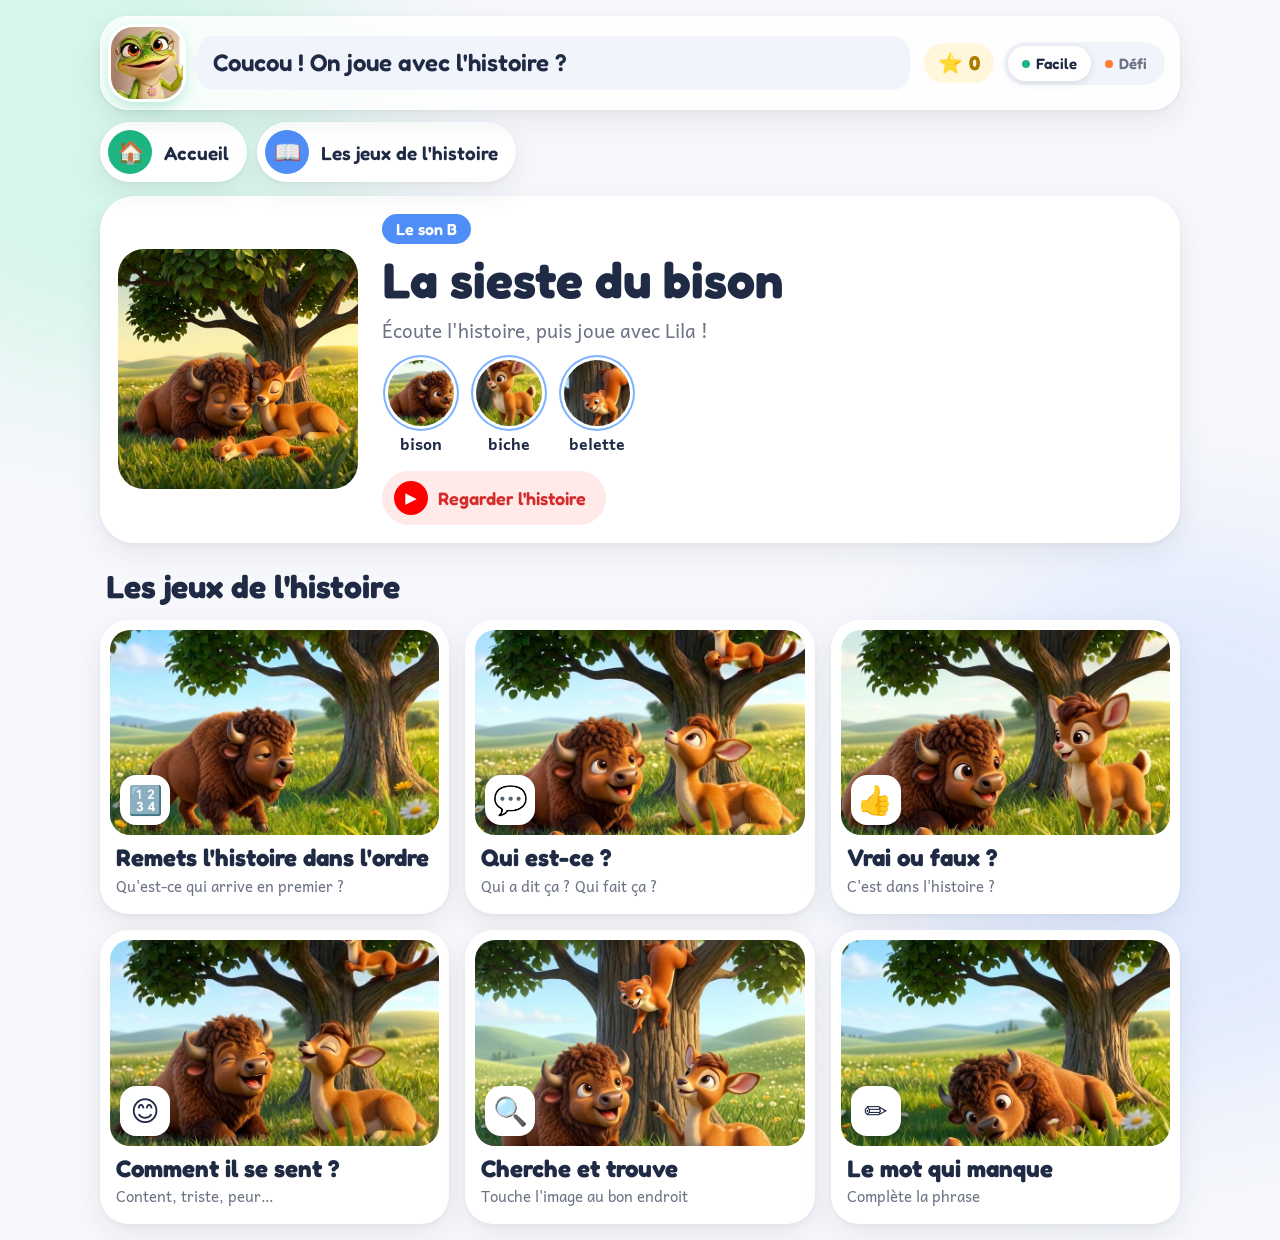
<file: histoires/bison/index.html>
<!DOCTYPE html>
<html lang="fr">
<head>
<meta charset="utf-8">
<meta name="viewport" content="width=device-width, initial-scale=1">
<title>Les jeux de Lila – La sieste du bison</title>
<link rel="icon" href="../../favicon.ico" sizes="any">
<link rel="icon" type="image/png" sizes="32x32" href="../../favicon-32.png">
<link rel="apple-touch-icon" href="../../apple-touch-icon.png">
<link rel="stylesheet" href="../jeux.css">
<style>:root{--c1:#7DB2FF;--c2:#4F8DF7;--c3:#2F6BD4;--glow:#CFE0FF}</style>
</head>
<body>
<div class="wrap">
  <header>
    <img class="lila" id="lila" src="../../b/img/lila_face.jpg" alt="Lila">
    <div class="bubble" id="bubble"></div>
    <div class="right">
      <div class="stars">⭐ <span id="score">0</span></div>
      <div class="lvl"><button id="l1" class="on"><i style="background:#1DB584"></i>Facile</button><button id="l2"><i style="background:#FF7A2F"></i>Défi</button></div>
    </div>
  </header>
  <nav class="nav"><a class="back2" href="../../index.html"><span class="hico">🏠</span>Accueil</a><a class="back2" href="#" id="games"><span class="hico b">📖</span>Les jeux de l'histoire</a></nav>
  <main id="main"></main>
</div>
<div class="party" id="party"></div>
<script>window.STORY={"bravo": "../../b/snd/p_bravo.mp3", "presque": "../../b/snd/p_presque.mp3", "fini": "../../b/snd/p_fini.mp3", "lilaBravo": "../../b/img/lila_bravo.jpg", "letter": "B", "title": "La sieste du bison", "video": "https://youtu.be/08EW6c6xJlU", "col": ["#7DB2FF", "#4F8DF7", "#2F6BD4"], "chars": ["bison", "biche", "belette"], "names": {"bison": ["bison", "le bison", "../../b/snd/bison.mp3"], "biche": ["biche", "la biche", "../../b/snd/biche.mp3"], "belette": ["belette", "la belette", "../../b/snd/belette.mp3"]}, "scene": {"1": "Le bison est fatigué.", "2": "Il se couche sous l'arbre.", "3": "Boum ! Une noisette ! Le bison regarde. Il ne voit rien. Il se rendort.", "4": "Un bruit le réveille. C'est son amie, la biche, qui vient vers lui.", "5": "Voici la biche !", "6": "La biche fait la sieste avec le bison.", "7": "Boum ! Boum ! Une noisette pour chacun !", "8": "C'est la belette ! Coquine ! Elle est cachée dans l'arbre.", "9": "Tout le monde rit.", "10": "« Belette, viens faire la sieste ! » La belette descend de l'arbre.", "11": "Bonne sieste, les amis !"}, "order": [1, 2, 3, 4, 6, 8, 10, 11], "thumbs": {"qui": 8, "vf": 5, "emo": 9, "trouve": 10, "manque": 3}, "qui": [{"id": "q1", "t": "Il est fatigué.", "who": "bison"}, {"id": "q2", "t": "Elle est cachée dans l'arbre.", "who": "belette"}, {"id": "q3", "t": "Elle vient vers le bison.", "who": "biche"}, {"id": "q4", "t": "Il se couche sous l'arbre.", "who": "bison"}, {"id": "q5", "t": "Elle descend de l'arbre.", "who": "belette"}, {"id": "q6", "t": "Elle fait la sieste avec le bison.", "who": "biche", "not": ["belette"]}, {"id": "q7", "t": "Elle fait tomber les noisettes.", "who": "belette"}, {"id": "q8", "t": "Il se rendort.", "who": "bison"}], "vf": [{"id": "v1", "t": "Le bison est fatigué.", "v": true, "s": 1}, {"id": "v2", "t": "Le bison fait la sieste sous l'arbre.", "v": true, "s": 2}, {"id": "v3", "t": "Une pomme tombe.", "v": false, "s": 3, "fix": "C'est une noisette !"}, {"id": "v4", "t": "La biche est l'amie du bison.", "v": true, "s": 5}, {"id": "v5", "t": "La biche est cachée dans l'arbre.", "v": false, "s": 8, "fix": "C'est la belette !"}, {"id": "v6", "t": "Le bison est fâché.", "v": false, "s": 9, "fix": "Tout le monde rit !"}, {"id": "v7", "t": "La belette descend de l'arbre.", "v": true, "s": 10}, {"id": "v8", "t": "Les trois amis font la sieste.", "v": true, "s": 11}], "emo": [{"id": "e1", "s": 1, "q": "Comment se sent le bison ?", "e": "fatigue", "a": "Oui, le bison est fatigué."}, {"id": "e2", "s": 9, "q": "Comment se sentent les amis ?", "e": "rit", "a": "Oui, tout le monde rit !", "not": ["content"]}, {"id": "e3", "s": 3, "q": "Boum ! Comment se sent le bison ?", "e": "surpris", "a": "Oui, le bison est surpris !", "not": ["peur"]}, {"id": "e4", "s": 5, "q": "Comment se sent la biche ?", "e": "content", "a": "Oui, la biche est contente !", "not": ["rit"]}, {"id": "e5", "s": 11, "q": "Comment se sentent les amis ?", "e": "fatigue", "a": "Oui, ils sont fatigués : ils font la sieste !", "not": ["content"]}], "trouve": [{"id": "t1", "l": 1, "s": 1, "t": "le bison", "z": [[0.32, 0.6, 0.22]]}, {"id": "t2", "l": 1, "s": 5, "t": "la biche", "z": [[0.78, 0.6, 0.18]]}, {"id": "t3", "l": 1, "s": 10, "t": "la belette", "z": [[0.52, 0.27, 0.17]]}, {"id": "t4", "l": 1, "s": 2, "t": "l'arbre", "z": [[0.7, 0.3, 0.25]]}, {"id": "t5", "l": 2, "s": 3, "t": "la noisette", "z": [[0.35, 0.81, 0.05]]}, {"id": "t6", "l": 2, "s": 4, "t": "la biche", "z": [[0.85, 0.57, 0.06]]}, {"id": "t7", "l": 2, "s": 8, "t": "la belette", "z": [[0.8, 0.2, 0.09]]}, {"id": "t8", "l": 2, "s": 7, "t": "une noisette", "z": [[0.42, 0.36, 0.05], [0.64, 0.4, 0.05]]}, {"id": "t9", "l": 2, "s": 11, "t": "la belette", "z": [[0.58, 0.85, 0.1]]}], "manque": [{"id": "m1", "s": 1, "a": "Le ", "b": " est fatigué.", "ok": "bison", "f": ["biche", "belette"]}, {"id": "m2", "s": 5, "a": "Voici la ", "b": " !", "ok": "biche", "f": ["belette", "bison"]}, {"id": "m3", "s": 8, "a": "C'est la ", "b": " ! Coquine !", "ok": "belette", "f": ["biche", "bison"]}, {"id": "m4", "s": 3, "a": "Boum ! Une ", "b": " !", "ok": "noisette", "f": ["pomme", "fleur"]}, {"id": "m5", "s": 2, "a": "Il se couche sous l'", "b": ".", "ok": "arbre", "f": ["herbe", "eau"]}, {"id": "m6", "s": 9, "a": "Tout le monde ", "b": ".", "ok": "rit", "f": ["pleure", "dort"]}], "key": {}, "colors": {}, "icons": {"noisette": "🌰", "pomme": "🍎", "fleur": "🌼", "arbre": "🌳", "herbe": "🌱", "eau": "💧", "rit": "😂", "pleure": "😢", "dort": "😴"}};</script>
<script src="../jeux.js"></script>
<script data-goatcounter="https://lisaveclila.goatcounter.com/count" async src="//gc.zgo.at/count.js"></script>
</body>
</html>
</file>
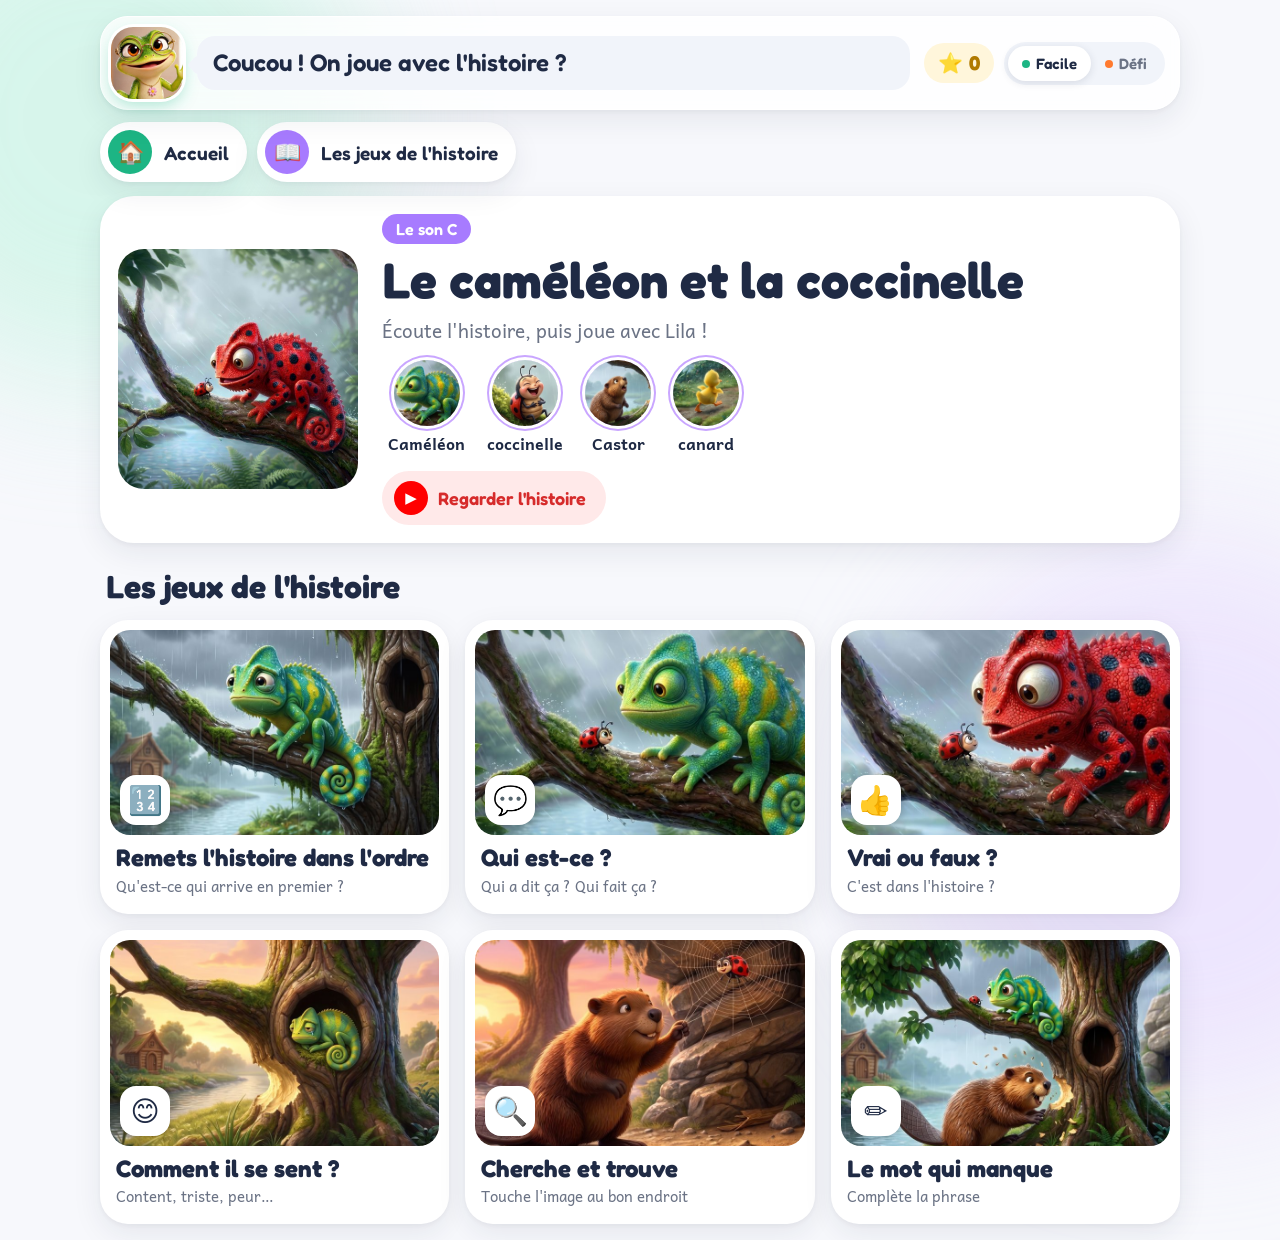
<file: histoires/cameleon/index.html>
<!DOCTYPE html>
<html lang="fr">
<head>
<meta charset="utf-8">
<meta name="viewport" content="width=device-width, initial-scale=1">
<title>Les jeux de Lila – Le caméléon et la coccinelle</title>
<link rel="icon" href="../../favicon.ico" sizes="any">
<link rel="icon" type="image/png" sizes="32x32" href="../../favicon-32.png">
<link rel="apple-touch-icon" href="../../apple-touch-icon.png">
<link rel="stylesheet" href="../jeux.css">
<style>:root{--c1:#C9A6FF;--c2:#A77BFF;--c3:#7E52DB;--glow:#E5D6FF}</style>
</head>
<body>
<div class="wrap">
  <header>
    <img class="lila" id="lila" src="../../b/img/lila_face.jpg" alt="Lila">
    <div class="bubble" id="bubble"></div>
    <div class="right">
      <div class="stars">⭐ <span id="score">0</span></div>
      <div class="lvl"><button id="l1" class="on"><i style="background:#1DB584"></i>Facile</button><button id="l2"><i style="background:#FF7A2F"></i>Défi</button></div>
    </div>
  </header>
  <nav class="nav"><a class="back2" href="../../index.html"><span class="hico">🏠</span>Accueil</a><a class="back2" href="#" id="games"><span class="hico b">📖</span>Les jeux de l'histoire</a></nav>
  <main id="main"></main>
</div>
<div class="party" id="party"></div>
<script>window.STORY={"bravo": "../../b/snd/p_bravo.mp3", "presque": "../../b/snd/p_presque.mp3", "fini": "../../b/snd/p_fini.mp3", "lilaBravo": "../../b/img/lila_bravo.jpg", "letter": "C", "title": "Le caméléon et la coccinelle", "video": "https://youtu.be/H_1FHnFwPrs", "col": ["#C9A6FF", "#A77BFF", "#7E52DB"], "chars": ["cameleon", "coccinelle", "castor", "canard"], "names": {"cameleon": ["Caméléon", "Caméléon", "../../c/snd/cameleon.mp3"], "coccinelle": ["coccinelle", "la coccinelle", "../../c/snd/coccinelle.mp3"], "castor": ["Castor", "Castor", "../../c/snd/castor.mp3"], "canard": ["canard", "le canard", "../../c/snd/canard.mp3"]}, "scene": {"1": "C'est l'orage. Caméléon est sur une branche. Il a froid.", "2": "Le canard court vers la cabane.", "3": "Une petite coccinelle arrive.", "4": "Caméléon devient rouge, comme la coccinelle !", "5": "La coccinelle rit.", "6": "La coccinelle tremble.", "7": "Castor arrive. Il croque l'arbre !", "8": "« Tu vas nous faire tomber ! »", "9": "« Venez avec moi ! »", "10": "Caméléon descend. Un éclair ! Tout le monde a peur.", "11": "Castor court vers la grotte. Le vent emporte la coccinelle.", "12": "« Où est la coccinelle ? »", "13": "C'est le soir. Caméléon est triste.", "14": "Castor voit la coccinelle dans une toile. Il la libère !", "15": "La coccinelle se pose sur le nez de Caméléon.", "16": "Bonne nuit !"}, "order": [1, 2, 3, 4, 7, 10, 11, 13, 14, 15, 16], "thumbs": {"qui": 3, "vf": 4, "emo": 13, "trouve": 14, "manque": 7}, "qui": [{"id": "q1", "t": "« Tu as peur ? »", "who": "coccinelle"}, {"id": "q2", "t": "« Viens près de moi, n'aie pas peur. »", "who": "cameleon"}, {"id": "q3", "t": "« Tu vas nous faire tomber ! »", "who": "cameleon"}, {"id": "q4", "t": "« Venez avec moi ! »", "who": "castor"}, {"id": "q5", "t": "« Où est la coccinelle ? »", "who": "cameleon"}, {"id": "q6", "t": "« Je ne sais pas ! »", "who": "castor"}, {"id": "q7", "t": "Il court vers la cabane.", "who": "canard"}, {"id": "q8", "t": "Il croque l'arbre !", "who": "castor"}, {"id": "q9", "t": "Il devient rouge.", "who": "cameleon"}, {"id": "q10", "t": "Le vent l'emporte.", "who": "coccinelle"}, {"id": "q11", "t": "Il libère la coccinelle.", "who": "castor"}], "vf": [{"id": "v1", "t": "C'est l'orage.", "v": true, "s": 1}, {"id": "v2", "t": "Le canard court vers la cabane.", "v": true, "s": 2}, {"id": "v3", "t": "Caméléon devient bleu.", "v": false, "s": 4, "fix": "Il devient rouge !"}, {"id": "v4", "t": "Castor croque l'arbre.", "v": true, "s": 7}, {"id": "v5", "t": "Le vent emporte Caméléon.", "v": false, "s": 11, "fix": "Le vent emporte la coccinelle !"}, {"id": "v6", "t": "Le soir, Caméléon est content.", "v": false, "s": 13, "fix": "Il est triste."}, {"id": "v7", "t": "Castor libère la coccinelle.", "v": true, "s": 14}, {"id": "v8", "t": "La coccinelle se pose sur le nez de Caméléon.", "v": true, "s": 15}, {"id": "v9", "t": "Il fait beau et chaud.", "v": false, "s": 1, "fix": "C'est l'orage !"}], "emo": [{"id": "e1", "s": 1, "q": "Comment se sent Caméléon ?", "e": "froid", "a": "Oui, Caméléon a froid.", "not": ["peur", "triste"]}, {"id": "e2", "s": 5, "q": "Comment se sent la coccinelle ?", "e": "rit", "a": "Oui, la coccinelle rit !", "not": ["content"]}, {"id": "e3", "s": 10, "q": "Comment se sent Castor ?", "e": "peur", "a": "Oui, Castor a peur de l'éclair !", "not": ["surpris"]}, {"id": "e4", "s": 13, "q": "Comment se sent Caméléon ?", "e": "triste", "a": "Oui, Caméléon est triste.", "not": ["fatigue", "froid"]}, {"id": "e5", "s": 15, "q": "Comment se sent Caméléon ?", "e": "content", "a": "Oui, Caméléon est content !", "not": ["rit"]}, {"id": "e6", "s": 6, "q": "Comment se sent la coccinelle ?", "e": "peur", "a": "Oui, la coccinelle a peur : elle tremble.", "not": ["froid", "surpris", "triste"]}], "trouve": [{"id": "t1", "l": 1, "s": 1, "t": "Caméléon", "z": [[0.55, 0.42, 0.2]]}, {"id": "t2", "l": 1, "s": 7, "t": "Castor", "z": [[0.5, 0.72, 0.2]]}, {"id": "t3", "l": 1, "s": 2, "t": "la cabane", "z": [[0.73, 0.42, 0.18]]}, {"id": "t4", "l": 1, "s": 12, "t": "Caméléon", "z": [[0.62, 0.78, 0.12]]}, {"id": "t5", "l": 1, "s": 10, "t": "l'éclair", "z": [[0.53, 0.14, 0.11], [0.27, 0.31, 0.08]]}, {"id": "t6", "l": 2, "s": 2, "t": "le canard", "z": [[0.48, 0.76, 0.07]]}, {"id": "t7", "l": 2, "s": 3, "t": "la coccinelle", "z": [[0.35, 0.52, 0.06]]}, {"id": "t8", "l": 2, "s": 11, "t": "la coccinelle", "z": [[0.65, 0.2, 0.05]]}, {"id": "t9", "l": 2, "s": 14, "t": "la coccinelle", "z": [[0.75, 0.25, 0.06]]}, {"id": "t10", "l": 2, "s": 1, "t": "la cabane", "z": [[0.08, 0.58, 0.08]]}, {"id": "t11", "l": 2, "s": 16, "t": "la coccinelle", "z": [[0.46, 0.29, 0.08]]}], "manque": [{"id": "m1", "s": 2, "a": "Le ", "b": " court vers la cabane.", "ok": "canard", "f": ["castor", "coccinelle"]}, {"id": "m2", "s": 7, "a": "", "b": " croque l'arbre !", "ok": "Castor", "f": ["Canard", "Caméléon"]}, {"id": "m3", "s": 4, "a": "Caméléon devient ", "b": ", comme la coccinelle !", "ok": "rouge", "f": ["bleu", "jaune"]}, {"id": "m4", "s": 15, "a": "La ", "b": " se pose sur le nez de Caméléon.", "ok": "coccinelle", "f": ["castor", "canard"]}, {"id": "m5", "s": 11, "a": "Le vent emporte la ", "b": ".", "ok": "coccinelle", "f": ["cabane", "grotte"]}, {"id": "m6", "s": 14, "a": "Castor retourne dans sa ", "b": ".", "ok": "grotte", "f": ["cabane", "branche"]}, {"id": "m7", "s": 13, "a": "Caméléon va se coucher. Il est ", "b": ".", "ok": "triste", "f": ["content", "rouge"]}], "key": {"Castor": "castor", "Canard": "canard", "Caméléon": "cameleon"}, "colors": {"rouge": "#E53935", "bleu": "#1E88E5", "jaune": "#FDD835"}, "icons": {"cabane": "🛖", "grotte": "🪨", "branche": "🌿", "triste": "😢", "content": "😊"}};</script>
<script src="../jeux.js"></script>
<script data-goatcounter="https://lisaveclila.goatcounter.com/count" async src="//gc.zgo.at/count.js"></script>
</body>
</html>
</file>
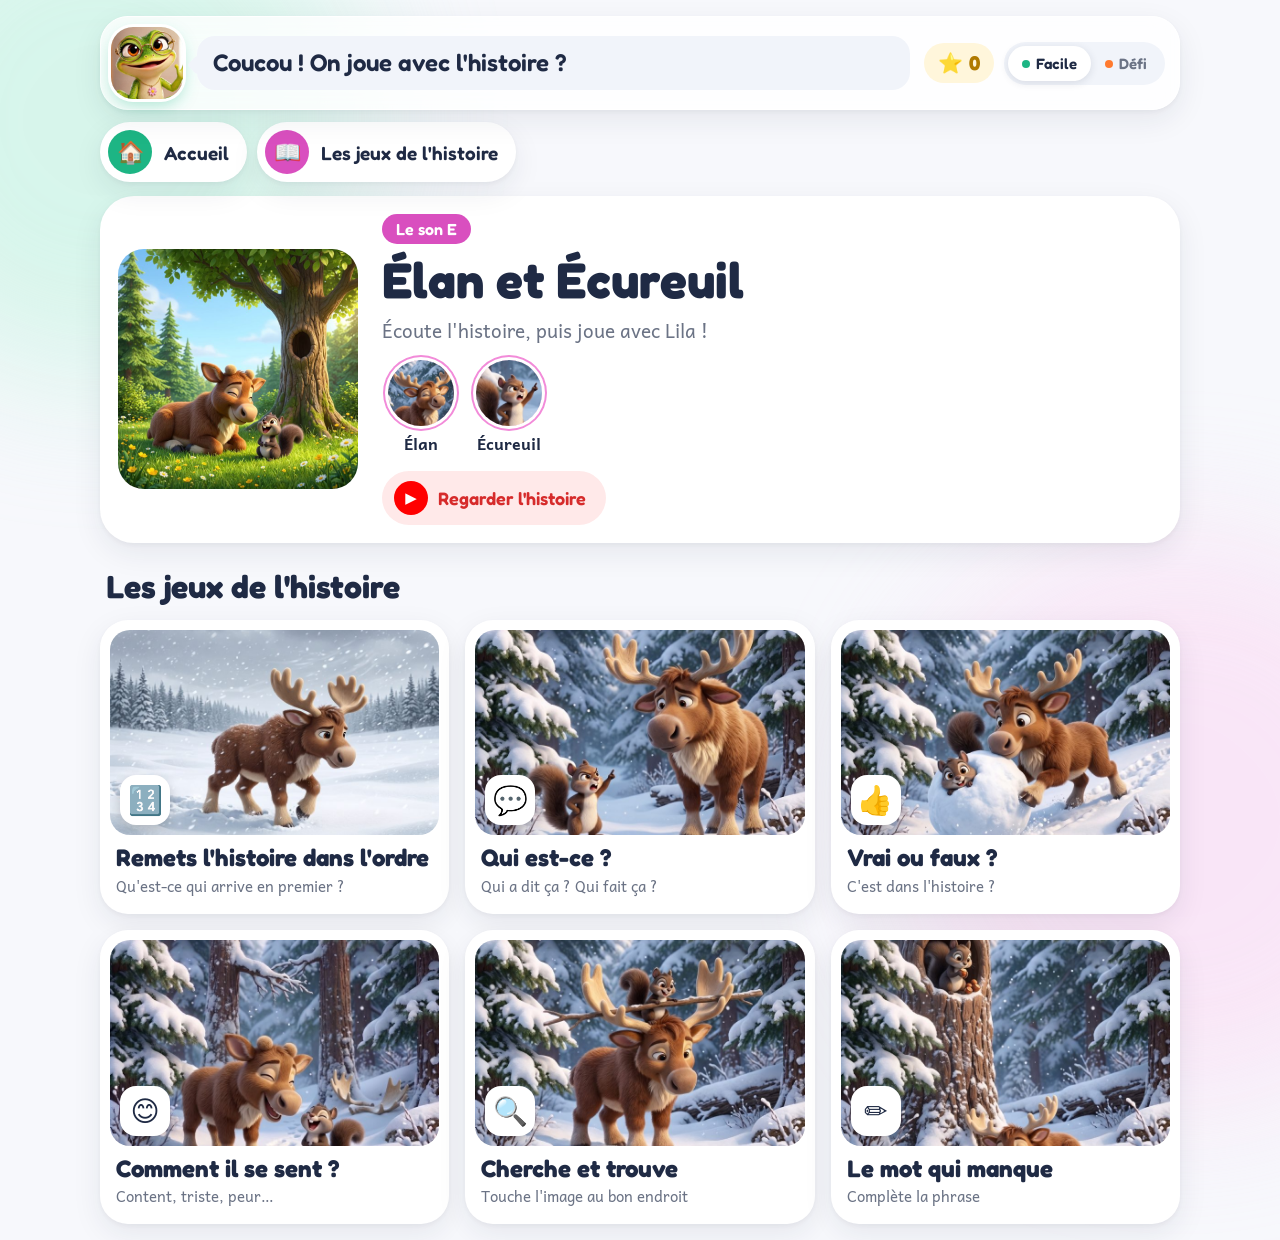
<file: histoires/elan/index.html>
<!DOCTYPE html>
<html lang="fr">
<head>
<meta charset="utf-8">
<meta name="viewport" content="width=device-width, initial-scale=1">
<title>Les jeux de Lila – Élan et Écureuil</title>
<link rel="icon" href="../../favicon.ico" sizes="any">
<link rel="icon" type="image/png" sizes="32x32" href="../../favicon-32.png">
<link rel="apple-touch-icon" href="../../apple-touch-icon.png">
<link rel="stylesheet" href="../jeux.css">
<style>:root{--c1:#F28BD9;--c2:#D94FBF;--c3:#A8318F;--glow:#FBD6F2}</style>
</head>
<body>
<div class="wrap">
  <header>
    <img class="lila" id="lila" src="../../b/img/lila_face.jpg" alt="Lila">
    <div class="bubble" id="bubble"></div>
    <div class="right">
      <div class="stars">⭐ <span id="score">0</span></div>
      <div class="lvl"><button id="l1" class="on"><i style="background:#1DB584"></i>Facile</button><button id="l2"><i style="background:#FF7A2F"></i>Défi</button></div>
    </div>
  </header>
  <nav class="nav"><a class="back2" href="../../index.html"><span class="hico">🏠</span>Accueil</a><a class="back2" href="#" id="games"><span class="hico b">📖</span>Les jeux de l'histoire</a></nav>
  <main id="main"></main>
</div>
<div class="party" id="party"></div>
<script>window.STORY={"bravo": "../../b/snd/p_bravo.mp3", "presque": "../../b/snd/p_presque.mp3", "fini": "../../b/snd/p_fini.mp3", "lilaBravo": "../../b/img/lila_bravo.jpg", "letter": "E", "title": "Élan et Écureuil", "video": "https://youtu.be/L9cUUd-IJYA", "col": ["#F28BD9", "#D94FBF", "#A8318F"], "chars": ["elan", "ecureuil"], "names": {"elan": ["Élan", "Élan", "../../e/snd/elan.mp3"], "ecureuil": ["Écureuil", "Écureuil", "../../e/snd/ecureuil.mp3"]}, "scene": {"1": "C'est l'hiver. La neige tombe.", "2": "Élan arrive sous les sapins.", "3": "Élan se gratte contre un sapin…", "4": "Soudain, Écureuil tombe entre ses bois.", "5": "« Au secours, un loup ! »", "6": "Écureuil tombe dans la neige.", "7": "« Je dormais dans mon arbre ! »", "8": "La nuit, une tempête de neige.", "9": "Le sapin d'Écureuil plie !", "10": "Élan court vite et le sauve.", "11": "Écureuil mange des noisettes.", "12": "« C'est quoi, ces bois sur ta tête ? »", "13": "Écureuil a une idée.", "14": "Les bois tombent !", "15": "Les deux amis éclatent de rire.", "16": "Écureuil dort jusqu'au printemps."}, "order": [1, 2, 4, 5, 7, 8, 10, 13, 14, 16], "thumbs": {"qui": 7, "vf": 10, "emo": 15, "trouve": 13, "manque": 11}, "qui": [{"id": "q1", "t": "« Ah ! Comme il fait bon ici ! »", "who": "elan"}, {"id": "q2", "t": "« Au secours, un loup ! »", "who": "elan"}, {"id": "q3", "t": "« Je dormais dans mon arbre ! »", "who": "ecureuil"}, {"id": "q4", "t": "« Excuse-moi. »", "who": "elan"}, {"id": "q5", "t": "« C'est quoi, ces bois sur ta tête ? »", "who": "ecureuil"}, {"id": "q6", "t": "« Ils me grattent beaucoup ! »", "who": "elan"}, {"id": "q7", "t": "Il tombe entre les bois.", "who": "ecureuil"}, {"id": "q8", "t": "Il devient une boule de neige.", "who": "ecureuil"}, {"id": "q9", "t": "Il se gratte contre un sapin.", "who": "elan"}, {"id": "q10", "t": "Il a une idée.", "who": "ecureuil"}, {"id": "q11", "t": "Ses bois tombent.", "who": "elan"}], "vf": [{"id": "v1", "t": "C'est l'été.", "v": false, "s": 1, "fix": "C'est l'hiver !"}, {"id": "v2", "t": "La neige tombe.", "v": true, "s": 1}, {"id": "v3", "t": "Élan se gratte contre un sapin.", "v": true, "s": 3}, {"id": "v4", "t": "Écureuil tombe dans l'eau.", "v": false, "s": 6, "fix": "Il tombe dans la neige !"}, {"id": "v5", "t": "Élan sauve Écureuil.", "v": true, "s": 10}, {"id": "v6", "t": "Écureuil mange des pommes.", "v": false, "s": 11, "fix": "Il mange des noisettes !"}, {"id": "v7", "t": "Les bois d'Élan tombent.", "v": true, "s": 14}, {"id": "v8", "t": "À la fin, les amis sont fâchés.", "v": false, "s": 15, "fix": "Ils éclatent de rire !"}, {"id": "v9", "t": "Écureuil dort jusqu'au printemps.", "v": true, "s": 16}], "emo": [{"id": "e1", "s": 1, "q": "Comment se sent Élan ?", "e": "froid", "a": "Oui, Élan a froid.", "not": ["peur", "triste"]}, {"id": "e2", "s": 5, "q": "Comment se sent Élan ?", "e": "peur", "a": "Oui, Élan a peur : il croit que c'est un loup !", "not": ["surpris"]}, {"id": "e3", "s": 6, "q": "Comment se sent Élan ?", "e": "surpris", "a": "Oui, Élan est surpris !", "not": ["peur"]}, {"id": "e4", "s": 15, "q": "Comment se sentent les amis ?", "e": "rit", "a": "Oui, les amis éclatent de rire !", "not": ["content"]}, {"id": "e5", "s": 8, "q": "Comment se sent Élan ?", "e": "fatigue", "a": "Oui, Élan est fatigué : il dort.", "not": ["froid", "triste"]}], "trouve": [{"id": "t1", "l": 1, "s": 1, "t": "Élan", "z": [[0.5, 0.5, 0.22]]}, {"id": "t2", "l": 1, "s": 7, "t": "Écureuil", "z": [[0.29, 0.7, 0.1]]}, {"id": "t3", "l": 1, "s": 10, "t": "la boule de neige", "z": [[0.42, 0.62, 0.17]]}, {"id": "t4", "l": 1, "s": 13, "t": "la branche", "z": [[0.3, 0.43, 0.12], [0.7, 0.4, 0.12]]}, {"id": "t5", "l": 1, "s": 8, "t": "Élan", "z": [[0.5, 0.78, 0.2]]}, {"id": "t6", "l": 2, "s": 3, "t": "Écureuil", "z": [[0.68, 0.26, 0.06]]}, {"id": "t7", "l": 2, "s": 4, "t": "Écureuil", "z": [[0.58, 0.28, 0.07]]}, {"id": "t8", "l": 2, "s": 8, "t": "Écureuil", "z": [[0.68, 0.25, 0.07]]}, {"id": "t9", "l": 2, "s": 9, "t": "Écureuil", "z": [[0.67, 0.46, 0.07]]}, {"id": "t10", "l": 2, "s": 14, "t": "les bois", "z": [[0.47, 0.11, 0.1], [0.67, 0.26, 0.1]]}, {"id": "t11", "l": 2, "s": 11, "t": "Écureuil", "z": [[0.35, 0.25, 0.09]]}], "manque": [{"id": "m1", "s": 1, "a": "C'est l'", "b": ".", "ok": "hiver", "f": ["été", "automne"]}, {"id": "m2", "s": 1, "a": "La ", "b": " tombe.", "ok": "neige", "f": ["pluie", "pomme"]}, {"id": "m3", "s": 3, "a": "Élan se gratte contre un ", "b": ".", "ok": "sapin", "f": ["rocher", "lapin"]}, {"id": "m4", "s": 11, "a": "Écureuil mange des ", "b": ".", "ok": "noisettes", "f": ["pommes", "fleurs"]}, {"id": "m5", "s": 4, "a": "Soudain, ", "b": " tombe entre ses bois.", "ok": "Écureuil", "f": ["Élan"]}, {"id": "m6", "s": 14, "a": "Les ", "b": " tombent !", "ok": "bois", "f": ["sapins", "noisettes"]}, {"id": "m7", "s": 15, "a": "Les deux amis éclatent de ", "b": ".", "ok": "rire", "f": ["froid", "peur"]}], "key": {"Écureuil": "ecureuil", "Élan": "elan"}, "colors": {}, "icons": {"hiver": "❄️", "été": "☀️", "automne": "🍂", "neige": "☃️", "pluie": "🌧️", "pomme": "🍎", "sapin": "🌲", "rocher": "🪨", "lapin": "🐇", "noisettes": "🌰", "pommes": "🍎", "fleurs": "🌼", "bois": "🦌", "sapins": "🌲", "rire": "😂", "froid": "🥶", "peur": "😨"}};</script>
<script src="../jeux.js"></script>
<script data-goatcounter="https://lisaveclila.goatcounter.com/count" async src="//gc.zgo.at/count.js"></script>
</body>
</html>
</file>
<file: histoires/jeux.css>
@font-face{font-family:Fredoka;src:url(../b/fonts/fredoka-latin-600-normal.woff2) format('woff2');font-weight:600}
@font-face{font-family:Fredoka;src:url(../b/fonts/fredoka-latin-700-normal.woff2) format('woff2');font-weight:700}
@font-face{font-family:Andika;src:url(../b/fonts/andika-latin-400-normal.woff2) format('woff2');font-weight:400}
@font-face{font-family:Andika;src:url(../b/fonts/andika-latin-700-normal.woff2) format('woff2');font-weight:700}
:root{--ink:#1F2A44;--muted:#6B7385;--mint:#1DB584;--sky:#4F8DF7;--orange:#FF7A2F;--sun:#FFC83D;--soft:#F1F4FA;--line:#E6EAF2;--shadow:0 10px 30px rgba(31,42,68,.08),0 2px 6px rgba(31,42,68,.05)}
*{box-sizing:border-box;margin:0}
body{font-family:Fredoka,system-ui,sans-serif;color:var(--ink);background:#F7F8FC;padding:16px;-webkit-tap-highlight-color:transparent;overflow-x:hidden}
body::before,body::after{content:"";position:fixed;z-index:-1;border-radius:50%;filter:blur(70px);opacity:.55}
body::before{width:520px;height:520px;left:-160px;top:-140px;background:#BDF3DD}
body::after{width:560px;height:560px;right:-180px;bottom:-200px;background:var(--glow,#CFE0FF)}
.wrap{max-width:1080px;margin:0 auto}
button{font:inherit;cursor:pointer;border:none;color:inherit;background:none}
header{display:flex;align-items:center;gap:14px;background:rgba(255,255,255,.8);backdrop-filter:blur(14px);-webkit-backdrop-filter:blur(14px);border:1px solid #fff;border-radius:28px;padding:10px 14px 10px 10px;box-shadow:var(--shadow);position:sticky;top:10px;z-index:5}
.lila{width:72px;height:72px;border-radius:22px;flex:none;object-fit:cover;box-shadow:0 0 0 3px #fff,0 6px 16px rgba(29,181,132,.35)}
.lila.talk{animation:talk .45s ease-in-out 4}.lila.happy{animation:jump .7s ease 2}.lila.sad{animation:wig .5s}
@keyframes talk{50%{transform:scale(1.06) rotate(-3deg)}}
@keyframes jump{30%{transform:translateY(-10px) scale(1.06)}60%{transform:none}}
@keyframes wig{25%{transform:rotate(-6deg)}75%{transform:rotate(6deg)}}
@keyframes pop{50%{transform:scale(1.05)}}
.bubble{flex:1;font-size:clamp(17px,2.4vw,24px);font-weight:600;line-height:1.25;position:relative;background:var(--soft);border-radius:18px;padding:12px 16px}
.bubble::before{content:"";position:absolute;left:-7px;top:22px;width:14px;height:14px;background:var(--soft);transform:rotate(45deg);border-radius:3px}
.right{display:flex;align-items:center;gap:10px}
.stars{display:flex;align-items:center;gap:6px;font-size:20px;font-weight:700;background:#FFF6DB;color:#B07A00;border-radius:999px;padding:8px 14px}
.lvl{display:flex;background:var(--soft);border-radius:999px;padding:4px}
.lvl button{padding:8px 14px;border-radius:999px;font-size:15px;font-weight:600;color:var(--muted)}
.lvl button.on{background:#fff;color:var(--ink);box-shadow:0 2px 8px rgba(31,42,68,.12)}
.lvl button i{display:inline-block;width:8px;height:8px;border-radius:50%;margin-right:6px;vertical-align:1px}
.nav{display:flex;gap:10px;flex-wrap:wrap;margin:12px 0 14px}
.back2{display:inline-flex;align-items:center;gap:12px;background:#fff;border-radius:999px;padding:8px 18px 8px 8px;font-size:19px;font-weight:600;box-shadow:var(--shadow);color:var(--ink);text-decoration:none}
.hico{width:44px;height:44px;border-radius:50%;background:var(--mint);color:#fff;display:grid;place-items:center;font-size:22px}
.hico.b{background:var(--c2)}
main{margin-top:4px}
/* accueil de l'histoire */
.hst{display:grid;grid-template-columns:240px 1fr;gap:24px;align-items:center;background:#fff;border-radius:34px;padding:18px;box-shadow:var(--shadow)}
.hst img{width:100%;aspect-ratio:1;object-fit:cover;border-radius:26px}
.hst small{display:inline-block;font-size:16px;font-weight:600;color:#fff;background:var(--c2);border-radius:999px;padding:5px 14px}
.hst h1{font-size:clamp(30px,4.4vw,50px);line-height:1.05;font-weight:700;margin-top:10px}
.hst p{font-family:Andika;color:var(--muted);font-size:19px;margin:8px 0 14px}
.cast{display:flex;gap:10px;flex-wrap:wrap}
.cast button{display:flex;flex-direction:column;align-items:center;gap:4px;font-family:Andika;font-weight:700;font-size:16px}
.cast img{width:66px;height:66px;border-radius:50%;object-fit:cover;box-shadow:0 0 0 3px #fff,0 0 0 5px var(--c1)}
.yt{display:inline-flex;align-items:center;gap:10px;margin-top:14px;background:#FFE9E9;color:#D62B2B;border-radius:999px;padding:10px 20px 10px 12px;font-size:18px;font-weight:600;text-decoration:none}
.yt i{width:34px;height:34px;border-radius:50%;background:#FF0000;color:#fff;display:grid;place-items:center;font-style:normal;font-size:15px}
h2.t{font-size:clamp(24px,3.2vw,32px);font-weight:700;margin:24px 0 14px 6px}
.menu{display:grid;grid-template-columns:repeat(3,1fr);gap:16px}
.mbtn{background:#fff;border-radius:28px;padding:10px;text-align:left;box-shadow:var(--shadow);transition:transform .15s}
.mbtn:active{transform:scale(.97)}
.mbtn .th{aspect-ratio:16/10;border-radius:20px;overflow:hidden;position:relative}
.mbtn .th img{width:100%;height:100%;object-fit:cover}
.mbtn .ic{position:absolute;left:10px;bottom:10px;width:50px;height:50px;border-radius:16px;display:grid;place-items:center;font-size:28px;background:#fff;box-shadow:0 4px 12px rgba(0,0,0,.18)}
.mbtn b{display:block;font-size:clamp(19px,2.3vw,24px);font-weight:700;line-height:1.1;margin:10px 6px 2px}
.mbtn span{display:block;font-size:15px;color:var(--muted);font-family:Andika;margin:0 6px 6px}
/* jeux */
.panel{background:#fff;border-radius:34px;padding:20px;text-align:center;box-shadow:var(--shadow)}
.gtitle{display:flex;align-items:center;justify-content:center;gap:10px;font-size:22px;font-weight:700;color:var(--muted)}
.prog{display:flex;gap:6px;justify-content:center;margin-top:16px}
.prog i{width:28px;height:8px;border-radius:99px;background:var(--line);transition:.3s}
.prog i.ok{background:var(--mint)}
.sent{font-family:Andika;font-size:clamp(26px,4.4vw,44px);font-weight:700;line-height:1.25;margin:14px auto 4px;max-width:860px}
.sent .gap{display:inline-block;min-width:3.2em;border-bottom:6px solid #CBD3E3;color:transparent}
.sent .gap.ok{color:var(--c3);border-color:var(--mint);animation:pop .4s}
.quote{display:inline-block;background:#FFF8E6;border-radius:26px;padding:16px 26px;position:relative;box-shadow:0 0 0 3px #FFE2A6}
.say{display:inline-flex;align-items:center;gap:8px;margin-top:10px;background:#EAF1FF;color:var(--sky);border-radius:999px;padding:10px 18px;font-size:18px;font-weight:600}
.scene{width:min(520px,100%);aspect-ratio:1;object-fit:cover;border-radius:24px;display:block;margin:14px auto 0}
.scene.sm{width:min(340px,100%)}
.opts{display:flex;gap:16px;justify-content:center;flex-wrap:wrap;margin-top:18px}
.opt{background:#fff;border-radius:26px;padding:10px;box-shadow:0 0 0 2px var(--line);display:flex;flex-direction:column;align-items:center;gap:8px;min-width:150px;transition:.2s}
.opt img{width:150px;height:150px;object-fit:cover;border-radius:20px}
.opt .em{font-size:84px;line-height:1.1}
.opt .sw{width:150px;height:110px;border-radius:20px}
.opt b{font-family:Andika;font-size:28px;font-weight:700}
.opt.word{min-width:0;padding:16px 30px}.opt.word b{font-size:38px}
.opt.good{box-shadow:0 0 0 5px var(--mint),0 10px 24px rgba(29,181,132,.3);animation:pop .5s}
.opt.bad{animation:wig .45s;box-shadow:0 0 0 4px #FFB3A0}
.vf{display:flex;gap:18px;justify-content:center;margin-top:20px}
.vf button{display:flex;flex-direction:column;align-items:center;gap:4px;font-size:26px;font-weight:700;border-radius:28px;padding:16px 36px}
.vf button span{font-size:56px;line-height:1}
.vf .v{background:#E3F8EF;color:var(--mint)}.vf .f{background:#FFEDE5;color:#E0581C}
.vf button.good{box-shadow:0 0 0 5px var(--mint);animation:pop .5s}.vf button.bad{animation:wig .45s}
/* remettre dans l'ordre */
.slots{display:flex;gap:12px;justify-content:center;flex-wrap:wrap;margin-top:16px}
.slot{width:clamp(110px,17vw,170px);aspect-ratio:1;border-radius:22px;border:3px dashed #CBD3E3;display:grid;place-items:center;font-size:44px;font-weight:700;color:#CBD3E3;overflow:hidden;position:relative}
.slot img{width:100%;height:100%;object-fit:cover}
.slot.fill{border:3px solid var(--mint);animation:pop .35s}
.slot em{position:absolute;left:6px;top:6px;font-style:normal;font-size:18px;width:30px;height:30px;border-radius:50%;background:var(--mint);color:#fff;display:grid;place-items:center}
.pile{display:flex;gap:12px;justify-content:center;flex-wrap:wrap;margin-top:18px}
.pc{width:clamp(110px,17vw,170px);aspect-ratio:1;border-radius:22px;overflow:hidden;box-shadow:0 6px 0 #DCE3EF;transition:.2s}
.pc img{width:100%;height:100%;object-fit:cover}
.pc.used{opacity:0;pointer-events:none}.pc.bad{animation:wig .45s;box-shadow:0 0 0 4px #FFB3A0}
/* cherche et trouve */
.find{position:relative;width:min(600px,100%);margin:14px auto 0;border-radius:24px;overflow:hidden;cursor:pointer}
.find img{width:100%;display:block}
.ring{position:absolute;border:6px solid #fff;border-radius:50%;box-shadow:0 0 0 4px var(--mint),0 0 24px rgba(29,181,132,.8);transform:translate(-50%,-50%);animation:pop .5s;pointer-events:none}
.miss{position:absolute;width:40px;height:40px;transform:translate(-50%,-50%);font-size:32px;pointer-events:none;animation:fade 1s forwards}
@keyframes fade{to{opacity:0}}
.targets{display:flex;gap:10px;justify-content:center;flex-wrap:wrap;margin-top:10px}
.targets span{font-family:Andika;font-weight:700;font-size:22px;background:var(--soft);border-radius:999px;padding:6px 16px}
.targets span.ok{background:var(--mint);color:#fff}
.next{display:inline-flex;align-items:center;gap:10px;margin-top:18px;background:var(--mint);color:#fff;border-radius:999px;padding:14px 28px;font-size:22px;font-weight:700;box-shadow:0 8px 20px rgba(29,181,132,.3)}
/* fin */
.end{display:grid;grid-template-columns:1fr 1fr;gap:24px;align-items:center;text-align:left}
.end img{width:100%;border-radius:28px;aspect-ratio:1;object-fit:cover}
.end h2{font-size:clamp(44px,7vw,72px);font-weight:700;color:var(--mint)}
.end p{font-family:Andika;font-size:22px;color:var(--muted);margin:6px 0 16px}
.end .row{display:flex;gap:12px;flex-wrap:wrap}
.btn{display:inline-flex;align-items:center;gap:10px;border-radius:999px;padding:14px 24px;font-size:21px;font-weight:600}
.b1{background:var(--mint);color:#fff}.b2{background:#EAF1FF;color:var(--sky)}
.party{position:fixed;inset:0;pointer-events:none;z-index:9}
.party span{position:absolute;top:-30px;width:12px;height:18px;border-radius:3px;animation:fall 2.6s cubic-bezier(.3,.6,.6,1) forwards}
@keyframes fall{to{transform:translateY(110vh) rotate(540deg)}}
@media (max-width:820px){.menu{grid-template-columns:repeat(2,1fr)}}
@media (max-width:640px){.hst{grid-template-columns:1fr}.hst img{width:200px;margin:0 auto}.lila{width:56px;height:56px}header{flex-wrap:wrap}.right{width:100%;justify-content:space-between}.end{grid-template-columns:1fr;text-align:center}.end .row{justify-content:center}.opt{min-width:120px}.opt img,.opt .sw{width:120px;height:120px}.opt .em{font-size:64px}}
@media (max-width:460px){.menu{grid-template-columns:1fr}}
</file>
